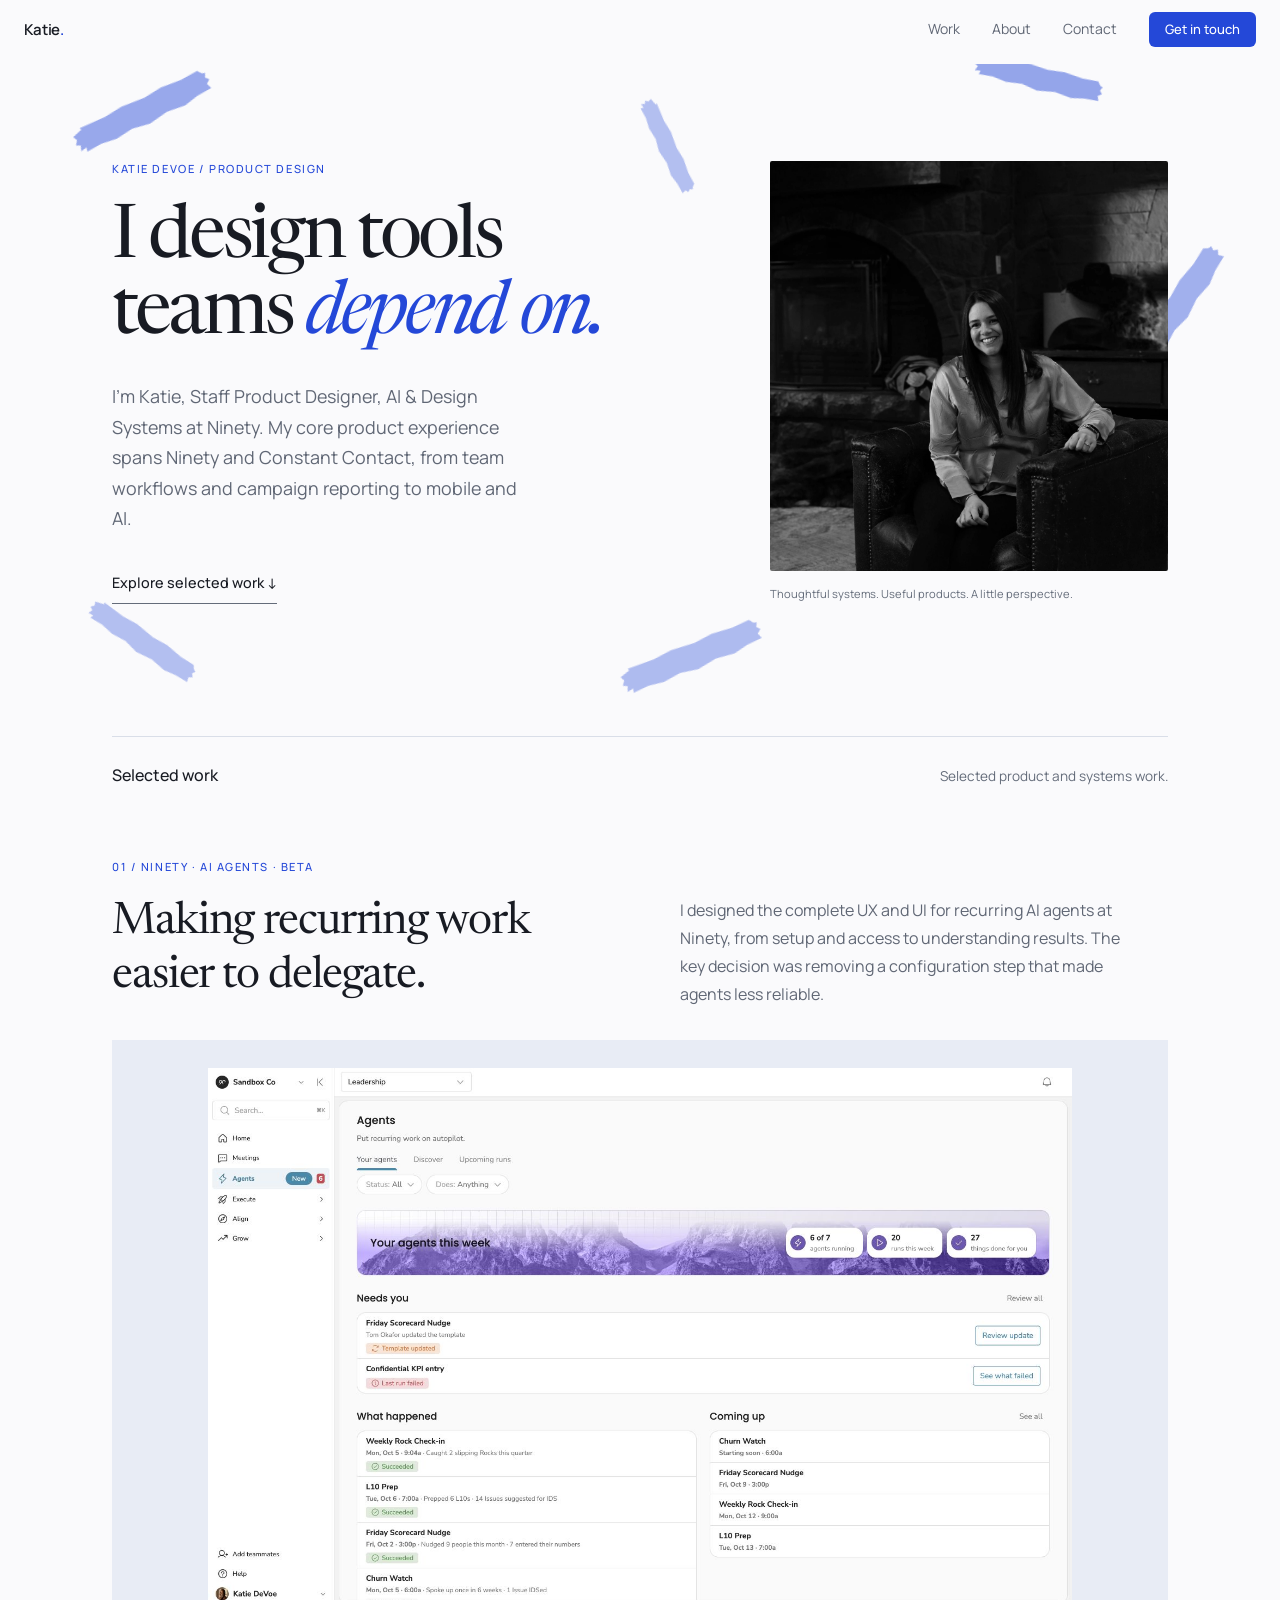
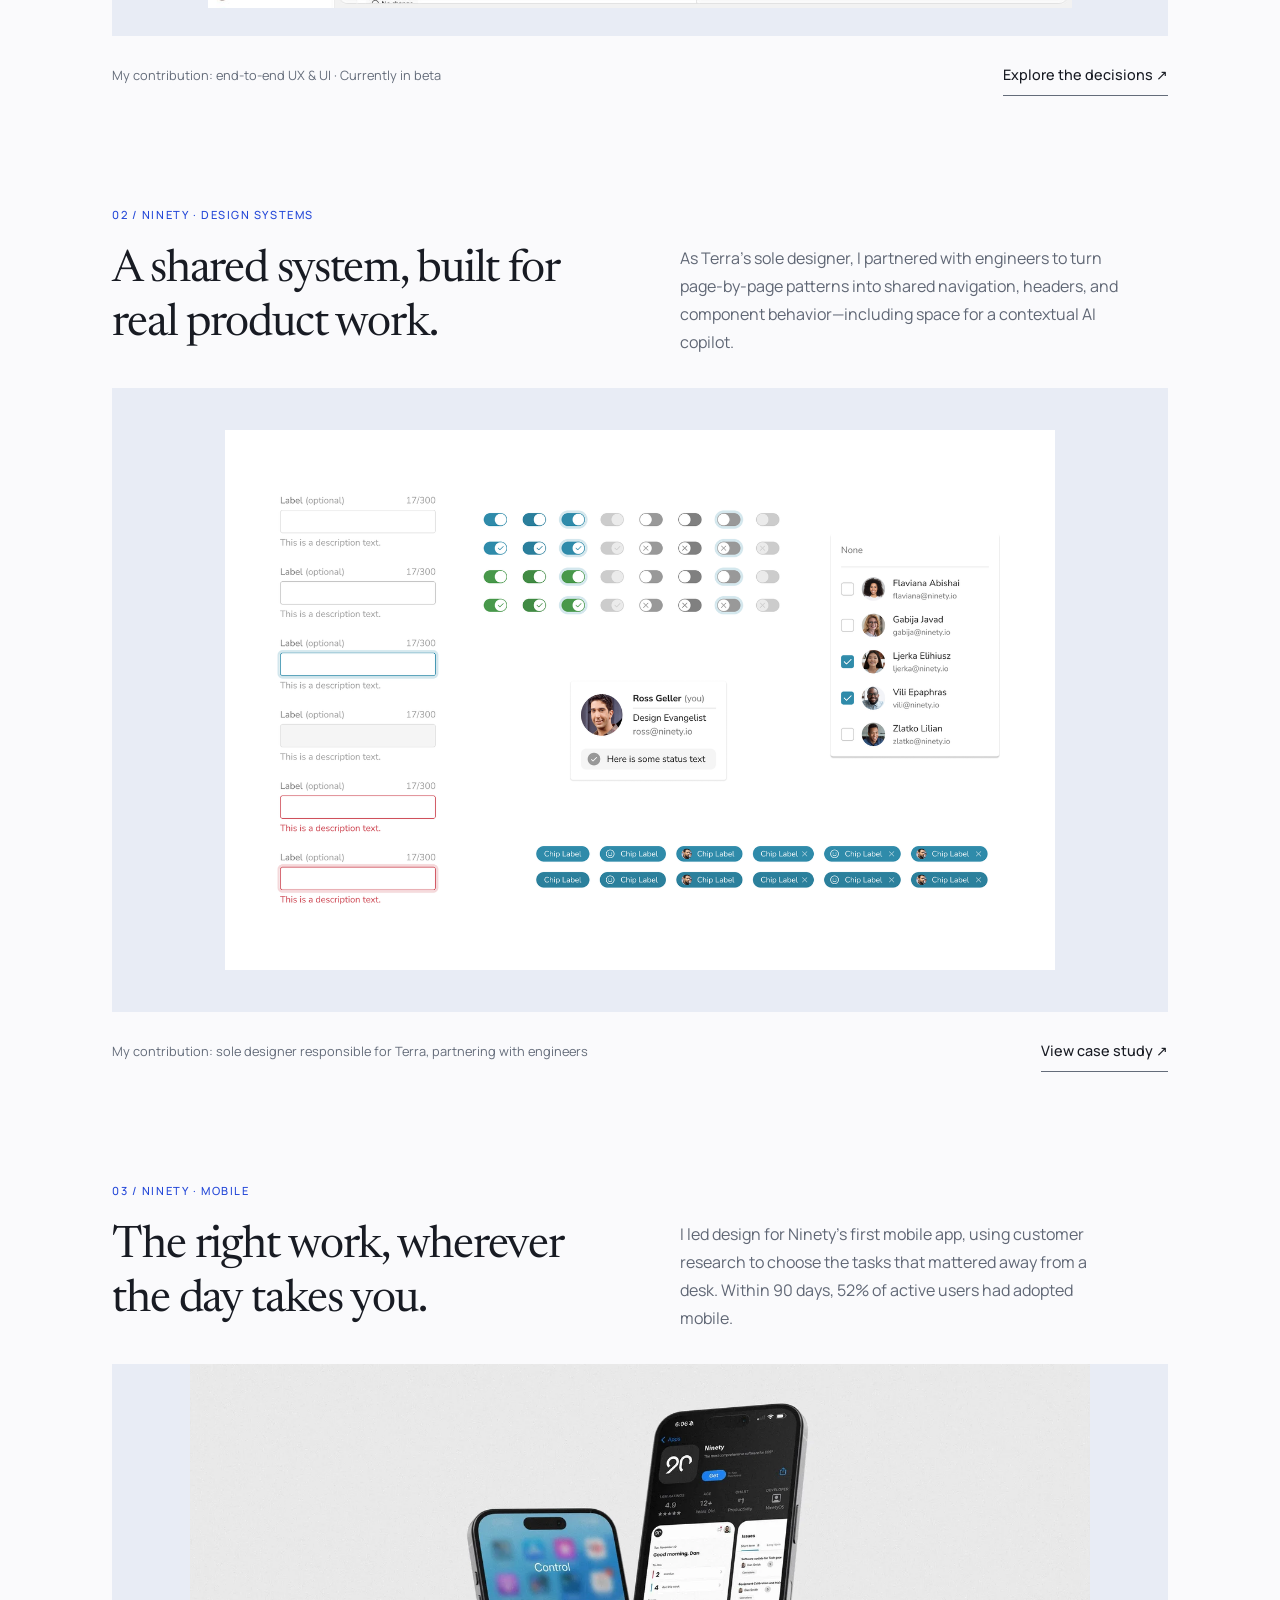
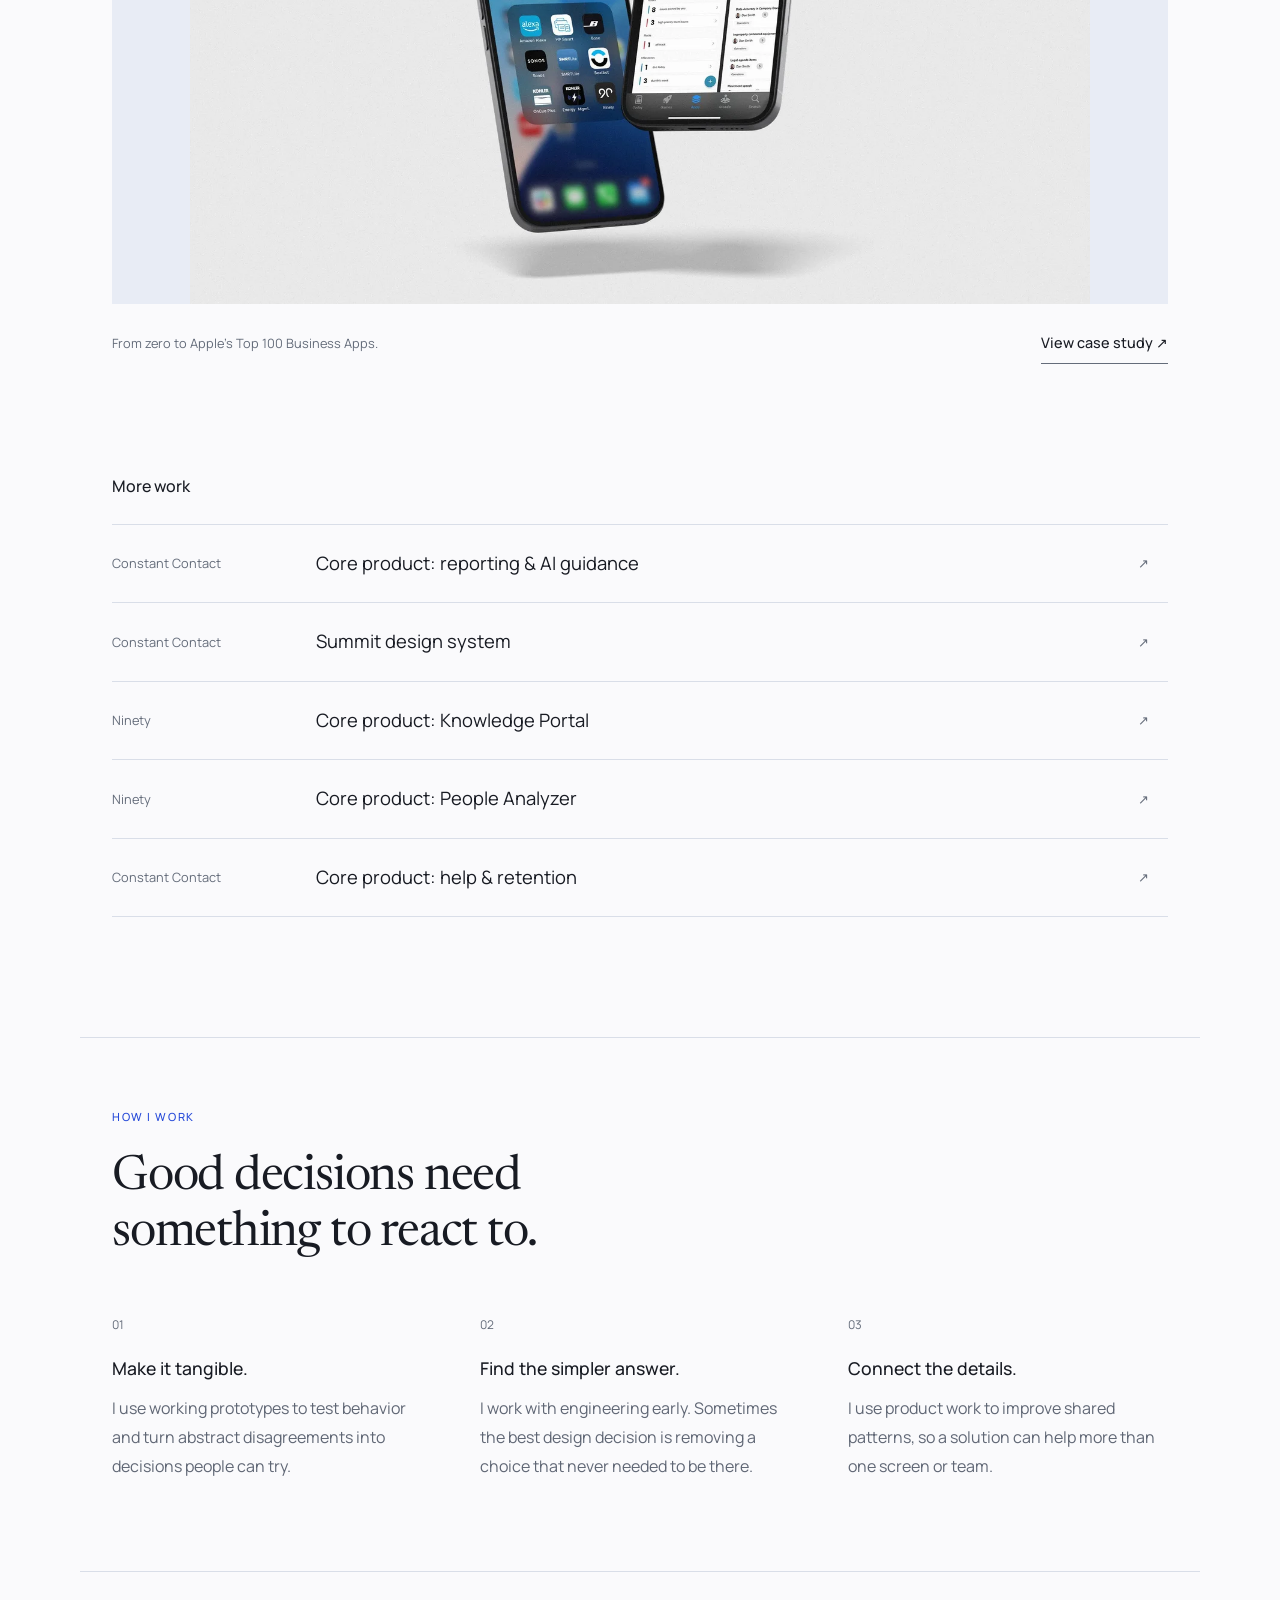
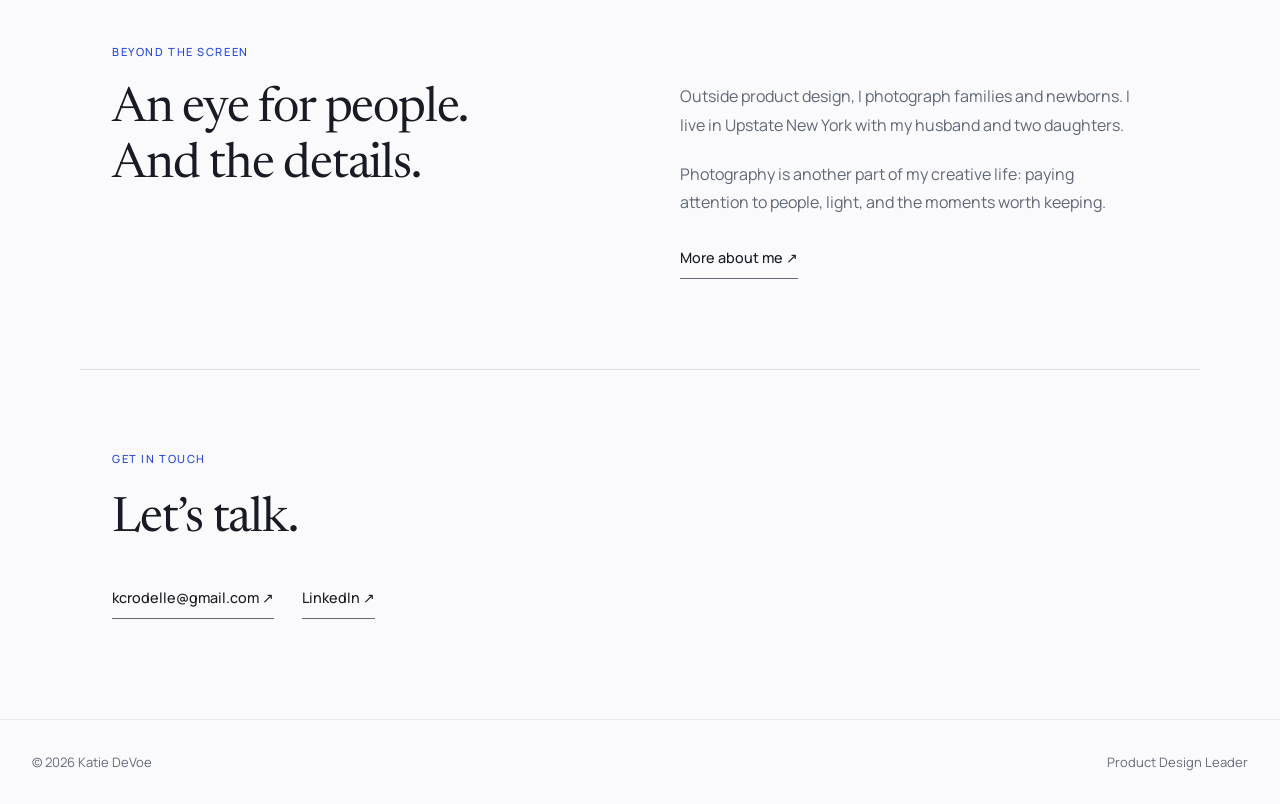
<file: index.html>
<!DOCTYPE html>

<html lang="en">
<head>
<meta charset="utf-8"/>
<meta content="width=device-width, initial-scale=1.0" name="viewport"/>
<meta content="I’m Staff Product Designer, AI &amp; Design Systems with core product experience at Ninety and Constant Contact, spanning complex SaaS workflows, reporting, mobile, AI, and design systems." name="description"/>
<title>Katie DeVoe — Staff Product Designer, AI &amp; Design Systems</title>
<link href="https://fonts.googleapis.com" rel="preconnect"/>
<link crossorigin="" href="https://fonts.gstatic.com" rel="preconnect"/>
<link href="https://fonts.googleapis.com/css2?family=Manrope:wght@400;500;600;700&amp;family=Newsreader:ital,wght@0,400;0,500;0,600;1,400;1,500&amp;display=swap" rel="stylesheet"/>
<link href="css/styles.css" rel="stylesheet"/>
<link href="css/editorial.css?v=11" rel="stylesheet"/>
<link href="/favicon.svg?v=2" rel="icon" type="image/svg+xml"/>
<link href="/favicon.ico?v=2" rel="icon" sizes="32x32" type="image/x-icon"/>
<link href="/apple-touch-icon.png?v=2" rel="apple-touch-icon"/>
</head>
<body class="editorial-home"><site-nav></site-nav><main><header class="editorial-hero container"><div aria-hidden="true" class="hero-strokes"><span class="hero-stroke stroke-1"><svg fill="currentColor" viewbox="0 0 140 30" xmlns="http://www.w3.org/2000/svg"><path d="M2 8 12 5 11 3 37 4 55 2 78 4 96 2 116 4 133 3 136 7 139 8 137 12 140 15 136 18 138 23 123 24 109 27 91 25 72 28 55 25 38 27 23 25 8 26 9 22 3 23 5 18 1 16 4 12Z"></path></svg></span><span class="hero-stroke stroke-2"><svg fill="currentColor" viewbox="0 0 140 30" xmlns="http://www.w3.org/2000/svg"><path d="M2 8 12 5 11 3 37 4 55 2 78 4 96 2 116 4 133 3 136 7 139 8 137 12 140 15 136 18 138 23 123 24 109 27 91 25 72 28 55 25 38 27 23 25 8 26 9 22 3 23 5 18 1 16 4 12Z"></path></svg></span><span class="hero-stroke stroke-3"><svg fill="currentColor" viewbox="0 0 140 30" xmlns="http://www.w3.org/2000/svg"><path d="M2 8 12 5 11 3 37 4 55 2 78 4 96 2 116 4 133 3 136 7 139 8 137 12 140 15 136 18 138 23 123 24 109 27 91 25 72 28 55 25 38 27 23 25 8 26 9 22 3 23 5 18 1 16 4 12Z"></path></svg></span><span class="hero-stroke stroke-4"><svg fill="currentColor" viewbox="0 0 140 30" xmlns="http://www.w3.org/2000/svg"><path d="M2 8 12 5 11 3 37 4 55 2 78 4 96 2 116 4 133 3 136 7 139 8 137 12 140 15 136 18 138 23 123 24 109 27 91 25 72 28 55 25 38 27 23 25 8 26 9 22 3 23 5 18 1 16 4 12Z"></path></svg></span><span class="hero-stroke stroke-5"><svg fill="currentColor" viewbox="0 0 140 30" xmlns="http://www.w3.org/2000/svg"><path d="M2 8 12 5 11 3 37 4 55 2 78 4 96 2 116 4 133 3 136 7 139 8 137 12 140 15 136 18 138 23 123 24 109 27 91 25 72 28 55 25 38 27 23 25 8 26 9 22 3 23 5 18 1 16 4 12Z"></path></svg></span><span class="hero-stroke stroke-6"><svg fill="currentColor" viewbox="0 0 140 30" xmlns="http://www.w3.org/2000/svg"><path d="M2 8 12 5 11 3 37 4 55 2 78 4 96 2 116 4 133 3 136 7 139 8 137 12 140 15 136 18 138 23 123 24 109 27 91 25 72 28 55 25 38 27 23 25 8 26 9 22 3 23 5 18 1 16 4 12Z"></path></svg></span></div><div><p class="eyebrow">Katie DeVoe / Product design</p><h1>I design tools<br/>teams <em>depend on.</em></h1><p class="intro-copy">I’m Katie, Staff Product Designer, AI &amp; Design Systems at Ninety. My core product experience spans Ninety and Constant Contact, from team workflows and campaign reporting to mobile and AI.</p><a class="text-link" href="#work">Explore selected work ↓</a></div><figure class="portrait"><img alt="Katie DeVoe" height="580" src="images/katie-portrait.jpg" width="480"/><figcaption>Thoughtful systems. Useful products. A little perspective.</figcaption></figure></header><section aria-labelledby="selected-title" class="container selected-work" id="work"><div class="section-heading"><h2 id="selected-title">Selected work</h2><p>Selected product and systems work.</p></div><article class="selected-project"><div class="project-heading"><p class="eyebrow">01 / Ninety · AI agents · Beta</p><h3><a href="agents-case-study.html">Making recurring work easier to delegate.</a></h3><p>I designed the complete UX and UI for recurring AI agents at Ninety, from setup and access to understanding results. The key decision was removing a configuration step that made agents less reliable.</p></div><a aria-label="Explore Making recurring work easier to delegate." class="project-image" href="agents-case-study.html"><img alt="Updated Ninety overview with weekly activity, attention, and upcoming runs" loading="lazy" src="images/agents/beta/overview.jpg"/></a><div class="project-caption"><p>My contribution: end-to-end UX &amp; UI · Currently in beta</p><a class="text-link" href="agents-case-study.html">Explore the decisions ↗</a></div></article><article class="selected-project"><div class="project-heading"><p class="eyebrow">02 / Ninety · Design systems</p><h3><a href="terra-design-system.html">A shared system, built for real product work.</a></h3><p>As Terra’s sole designer, I partnered with engineers to turn page-by-page patterns into shared navigation, headers, and component behavior—including space for a contextual AI copilot.</p></div><a aria-label="Explore A shared system, built for real product work." class="project-image" href="terra-design-system.html"><img alt="Terra form fields, switches, chips, and component states" loading="lazy" src="images/terra/examples.png"/></a><div class="project-caption"><p>My contribution: sole designer responsible for Terra, partnering with engineers</p><a class="text-link" href="terra-design-system.html">View case study ↗</a></div></article><article class="selected-project"><div class="project-heading"><p class="eyebrow">03 / Ninety · Mobile</p><h3><a href="ninety-mobile.html">The right work, wherever the day takes you.</a></h3><p>I led design for Ninety’s first mobile app, using customer research to choose the tasks that mattered away from a desk. Within 90 days, 52% of active users had adopted mobile.</p></div><a aria-label="Explore The right work, wherever the day takes you." class="project-image" href="ninety-mobile.html"><img alt="Ninety mobile app displayed on two phones" loading="lazy" src="images/ninety-mobile/hero.jpg"/></a><div class="project-caption"><p>From zero to Apple’s Top 100 Business Apps.</p><a class="text-link" href="ninety-mobile.html">View case study ↗</a></div></article></section><section aria-labelledby="more-title" class="container more-work"><h2 id="more-title">More work</h2><div><a href="ai-assistant-case-study.html"><span>Constant Contact</span><h3>Core product: reporting &amp; AI guidance</h3><span aria-hidden="true">↗</span></a><a href="summit-design-system.html"><span>Constant Contact</span><h3>Summit design system</h3><span aria-hidden="true">↗</span></a><a href="knowledge-portal.html"><span>Ninety</span><h3>Core product: Knowledge Portal</h3><span aria-hidden="true">↗</span></a><a href="people-analyzer.html"><span>Ninety</span><h3>Core product: People Analyzer</h3><span aria-hidden="true">↗</span></a><a href="help-panel-case-study.html"><span>Constant Contact</span><h3>Core product: help &amp; retention</h3><span aria-hidden="true">↗</span></a></div></section><section class="container working-section" id="how-i-work"><p class="eyebrow">How I work</p><h2>Good decisions need<br/>something to react to.</h2><div class="working-columns"><article><span>01</span><h3>Make it tangible.</h3><p>I use working prototypes to test behavior and turn abstract disagreements into decisions people can try.</p></article><article><span>02</span><h3>Find the simpler answer.</h3><p>I work with engineering early. Sometimes the best design decision is removing a choice that never needed to be there.</p></article><article><span>03</span><h3>Connect the details.</h3><p>I use product work to improve shared patterns, so a solution can help more than one screen or team.</p></article></div></section><span id="experience"></span><section class="container personal-section" id="about"><p class="eyebrow">Beyond the screen</p><h2>An eye for people.<br/>And the details.</h2><div><p>Outside product design, I photograph families and newborns. I live in Upstate New York with my husband and two daughters.</p><p>Photography is another part of my creative life: paying attention to people, light, and the moments worth keeping.</p><a class="text-link" href="about.html">More about me ↗</a></div></section><section class="container editorial-contact" id="contact"><p class="eyebrow">Get in touch</p><h2>Let’s talk.</h2><a class="text-link" href="mailto:kcrodelle@gmail.com">kcrodelle@gmail.com ↗</a><a class="text-link" href="https://www.linkedin.com/in/katie-devoe-uxc-971430b2/" rel="noopener noreferrer" target="_blank">LinkedIn ↗</a></section></main><site-footer></site-footer><script src="js/site.js?v=12"></script><script src="js/main.js"></script></body></html>
</file>
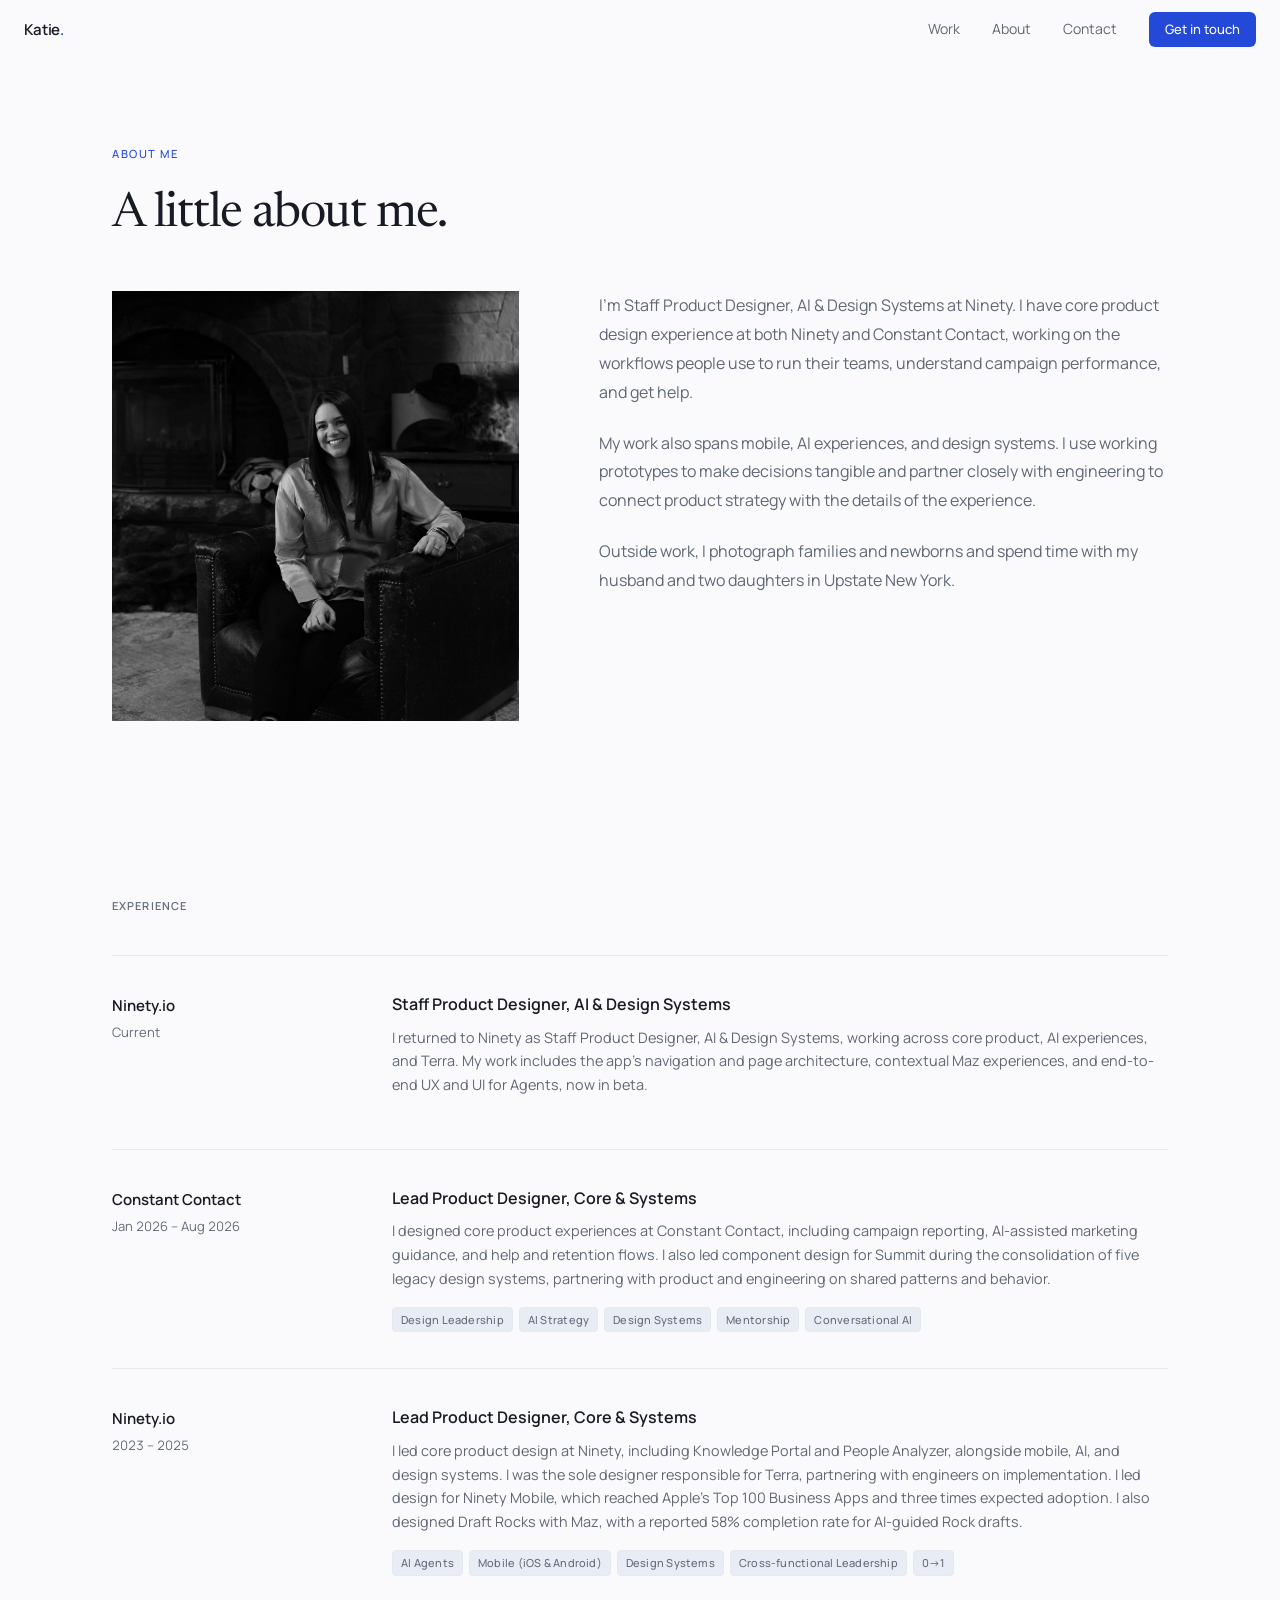
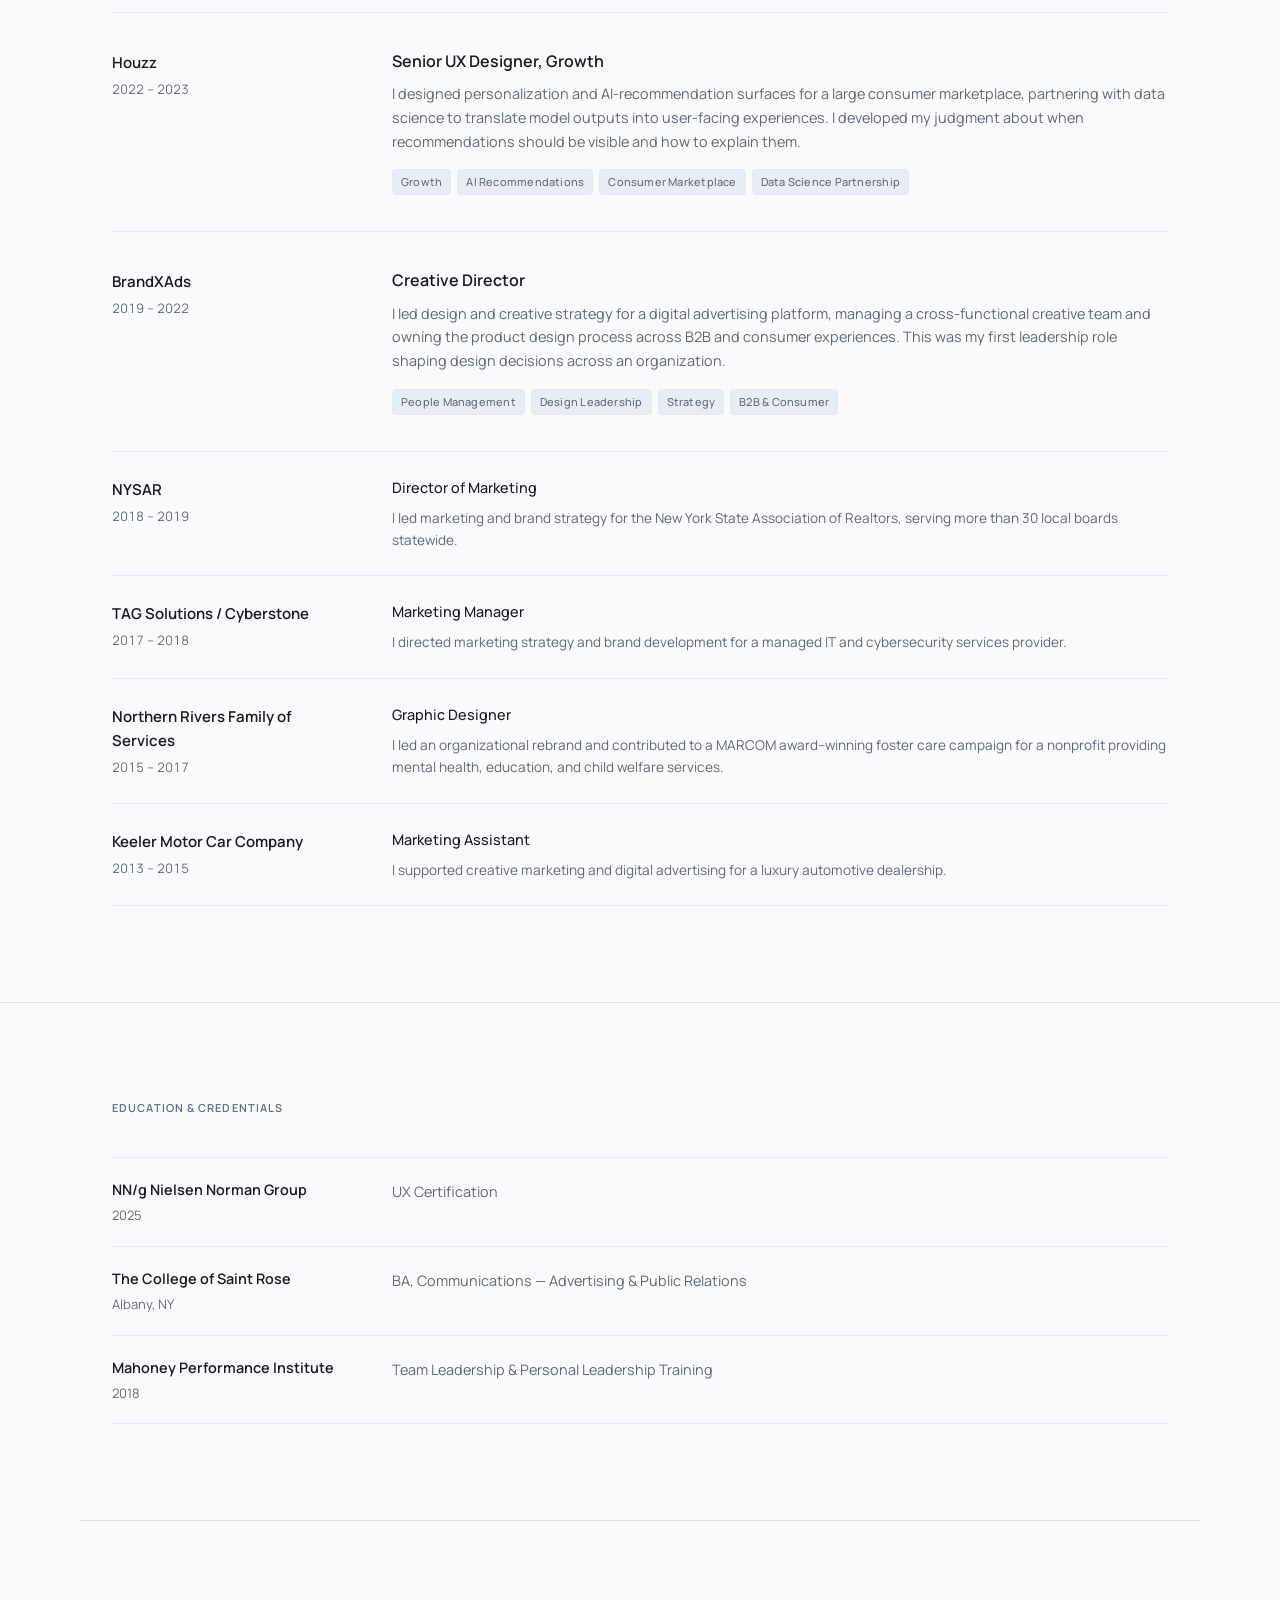
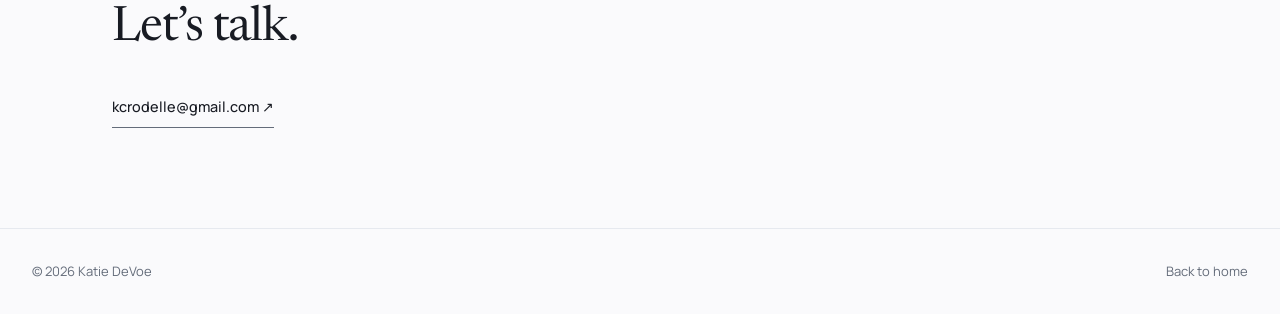
<file: about.html>
<!DOCTYPE html>

<html lang="en">
<head>
<meta charset="utf-8"/>
<meta content="width=device-width, initial-scale=1.0" name="viewport"/>
<meta content="I’m Staff Product Designer, AI &amp; Design Systems at Ninety with core product experience at both Ninety and Constant Contact. My work spans SaaS workflows, reporting, mobile, AI, and design systems." name="description"/>
<title>About me — Katie DeVoe</title>
<link href="https://fonts.googleapis.com" rel="preconnect"/>
<link crossorigin="" href="https://fonts.gstatic.com" rel="preconnect"/>
<link href="https://fonts.googleapis.com/css2?family=Manrope:wght@400;500;600;700&amp;family=Newsreader:ital,wght@0,400;0,500;0,600;1,400;1,500&amp;display=swap" rel="stylesheet"/>
<link href="css/styles.css" rel="stylesheet"/>
<link href="css/editorial.css?v=11" rel="stylesheet"/>
<link href="/favicon.svg?v=2" rel="icon" type="image/svg+xml"/>
<link href="/favicon.ico?v=2" rel="icon" sizes="32x32" type="image/x-icon"/>
<link href="/apple-touch-icon.png?v=2" rel="apple-touch-icon"/>
</head>
<body><site-nav progress=""></site-nav><main><header class="editorial-about container"><p class="eyebrow">About me</p><h1>A little about me.</h1><div class="about-intro"><img alt="Katie DeVoe" height="580" src="images/katie-portrait.jpg" width="480"/><div><p>I’m Staff Product Designer, AI &amp; Design Systems at Ninety. I have core product design experience at both Ninety and Constant Contact, working on the workflows people use to run their teams, understand campaign performance, and get help.</p><p>My work also spans mobile, AI experiences, and design systems. I use working prototypes to make decisions tangible and partner closely with engineering to connect product strategy with the details of the experience.</p><p>Outside work, I photograph families and newborns and spend time with my husband and two daughters in Upstate New York.</p></div></div></header> <!-- EXPERIENCE -->
<section aria-labelledby="experience-heading" class="section" id="experience">
<div class="container">
<p class="section-label" id="experience-heading">Experience</p>
<div class="experience-list"><div class="experience-item"><div class="exp-left"><div class="exp-company">Ninety.io</div><div class="exp-tenure">Current</div></div><div class="exp-right"><div class="exp-role">Staff Product Designer, AI &amp; Design Systems</div><p class="exp-desc">I returned to Ninety as Staff Product Designer, AI &amp; Design Systems, working across core product, AI experiences, and Terra. My work includes the app’s navigation and page architecture, contextual Maz experiences, and end-to-end UX and UI for Agents, now in beta.</p></div></div>
<div class="experience-item fade-up">
<div class="exp-left">
<div class="exp-company">Constant Contact</div>
<div class="exp-tenure">Jan 2026 – Aug 2026</div>
</div>
<div class="exp-right">
<div class="exp-role">Lead Product Designer, Core &amp; Systems</div>
<p class="exp-desc">I designed core product experiences at Constant Contact, including campaign reporting, AI-assisted marketing guidance, and help and retention flows. I also led component design for Summit during the consolidation of five legacy design systems, partnering with product and engineering on shared patterns and behavior.</p>
<div class="exp-tags">
<span class="exp-tag">Design Leadership</span>
<span class="exp-tag">AI Strategy</span>
<span class="exp-tag">Design Systems</span>
<span class="exp-tag">Mentorship</span>
<span class="exp-tag">Conversational AI</span>
</div>
</div>
</div>
<div class="experience-item fade-up">
<div class="exp-left">
<div class="exp-company">Ninety.io</div>
<div class="exp-tenure">2023 – 2025</div>
</div>
<div class="exp-right">
<div class="exp-role">Lead Product Designer, Core &amp; Systems</div>
<p class="exp-desc">I led core product design at Ninety, including Knowledge Portal and People Analyzer, alongside mobile, AI, and design systems. I was the sole designer responsible for Terra, partnering with engineers on implementation. I led design for Ninety Mobile, which reached Apple’s Top 100 Business Apps and three times expected adoption. I also designed Draft Rocks with Maz, with a reported 58% completion rate for AI-guided Rock drafts.</p>
<div class="exp-tags">
<span class="exp-tag">AI Agents</span>
<span class="exp-tag">Mobile (iOS &amp; Android)</span>
<span class="exp-tag">Design Systems</span>
<span class="exp-tag">Cross-functional Leadership</span>
<span class="exp-tag">0→1</span>
</div>
</div>
</div>
<div class="experience-item fade-up">
<div class="exp-left">
<div class="exp-company">Houzz</div>
<div class="exp-tenure">2022 – 2023</div>
</div>
<div class="exp-right">
<div class="exp-role">Senior UX Designer, Growth</div>
<p class="exp-desc">I designed personalization and AI-recommendation surfaces for a large consumer marketplace, partnering with data science to translate model outputs into user-facing experiences. I developed my judgment about when recommendations should be visible and how to explain them.</p>
<div class="exp-tags">
<span class="exp-tag">Growth</span>
<span class="exp-tag">AI Recommendations</span>
<span class="exp-tag">Consumer Marketplace</span>
<span class="exp-tag">Data Science Partnership</span>
</div>
</div>
</div>
<div class="experience-item fade-up">
<div class="exp-left">
<div class="exp-company">BrandXAds</div>
<div class="exp-tenure">2019 – 2022</div>
</div>
<div class="exp-right">
<div class="exp-role">Creative Director</div>
<p class="exp-desc">I led design and creative strategy for a digital advertising platform, managing a cross-functional creative team and owning the product design process across B2B and consumer experiences. This was my first leadership role shaping design decisions across an organization.</p>
<div class="exp-tags">
<span class="exp-tag">People Management</span>
<span class="exp-tag">Design Leadership</span>
<span class="exp-tag">Strategy</span>
<span class="exp-tag">B2B &amp; Consumer</span>
</div>
</div>
</div>
<div class="experience-item exp-early fade-up">
<div class="exp-left">
<div class="exp-company">NYSAR</div>
<div class="exp-tenure">2018 – 2019</div>
</div>
<div class="exp-right">
<div class="exp-role">Director of Marketing</div>
<p class="exp-desc">I led marketing and brand strategy for the New York State Association of Realtors, serving more than 30 local boards statewide.</p>
</div>
</div>
<div class="experience-item exp-early fade-up">
<div class="exp-left">
<div class="exp-company">TAG Solutions / Cyberstone</div>
<div class="exp-tenure">2017 – 2018</div>
</div>
<div class="exp-right">
<div class="exp-role">Marketing Manager</div>
<p class="exp-desc">I directed marketing strategy and brand development for a managed IT and cybersecurity services provider.</p>
</div>
</div>
<div class="experience-item exp-early fade-up">
<div class="exp-left">
<div class="exp-company">Northern Rivers Family of Services</div>
<div class="exp-tenure">2015 – 2017</div>
</div>
<div class="exp-right">
<div class="exp-role">Graphic Designer</div>
<p class="exp-desc">I led an organizational rebrand and contributed to a MARCOM award–winning foster care campaign for a nonprofit providing mental health, education, and child welfare services.</p>
</div>
</div>
<div class="experience-item exp-early fade-up">
<div class="exp-left">
<div class="exp-company">Keeler Motor Car Company</div>
<div class="exp-tenure">2013 – 2015</div>
</div>
<div class="exp-right">
<div class="exp-role">Marketing Assistant</div>
<p class="exp-desc">I supported creative marketing and digital advertising for a luxury automotive dealership.</p>
</div>
</div>
</div>
</div>
</section>
<hr class="divider"/>
<!-- EDUCATION & CREDENTIALS -->
<section aria-labelledby="education-heading" class="section" id="education">
<div class="container">
<p class="section-label" id="education-heading">Education &amp; Credentials</p>
<div class="credentials-list">
<div class="credential-item fade-up">
<div class="credential-left">
<div class="credential-org">NN/g Nielsen Norman Group</div>
<div class="credential-year">2025</div>
</div>
<div class="credential-right">
<div class="credential-title">UX Certification</div>
</div>
</div>
<div class="credential-item fade-up">
<div class="credential-left">
<div class="credential-org">The College of Saint Rose</div>
<div class="credential-year">Albany, NY</div>
</div>
<div class="credential-right">
<div class="credential-title">BA, Communications — Advertising &amp; Public Relations</div>
</div>
</div>
<div class="credential-item fade-up">
<div class="credential-left">
<div class="credential-org">Mahoney Performance Institute</div>
<div class="credential-year">2018</div>
</div>
<div class="credential-right">
<div class="credential-title">Team Leadership &amp; Personal Leadership Training</div>
</div>
</div>
</div>
</div>
</section>
<section class="container editorial-contact" id="contact"><h2>Let’s talk.</h2><a class="text-link" href="mailto:kcrodelle@gmail.com">kcrodelle@gmail.com ↗</a></section></main><site-footer back=""></site-footer><script src="js/site.js?v=12"></script><script src="js/main.js"></script></body></html>
</file>
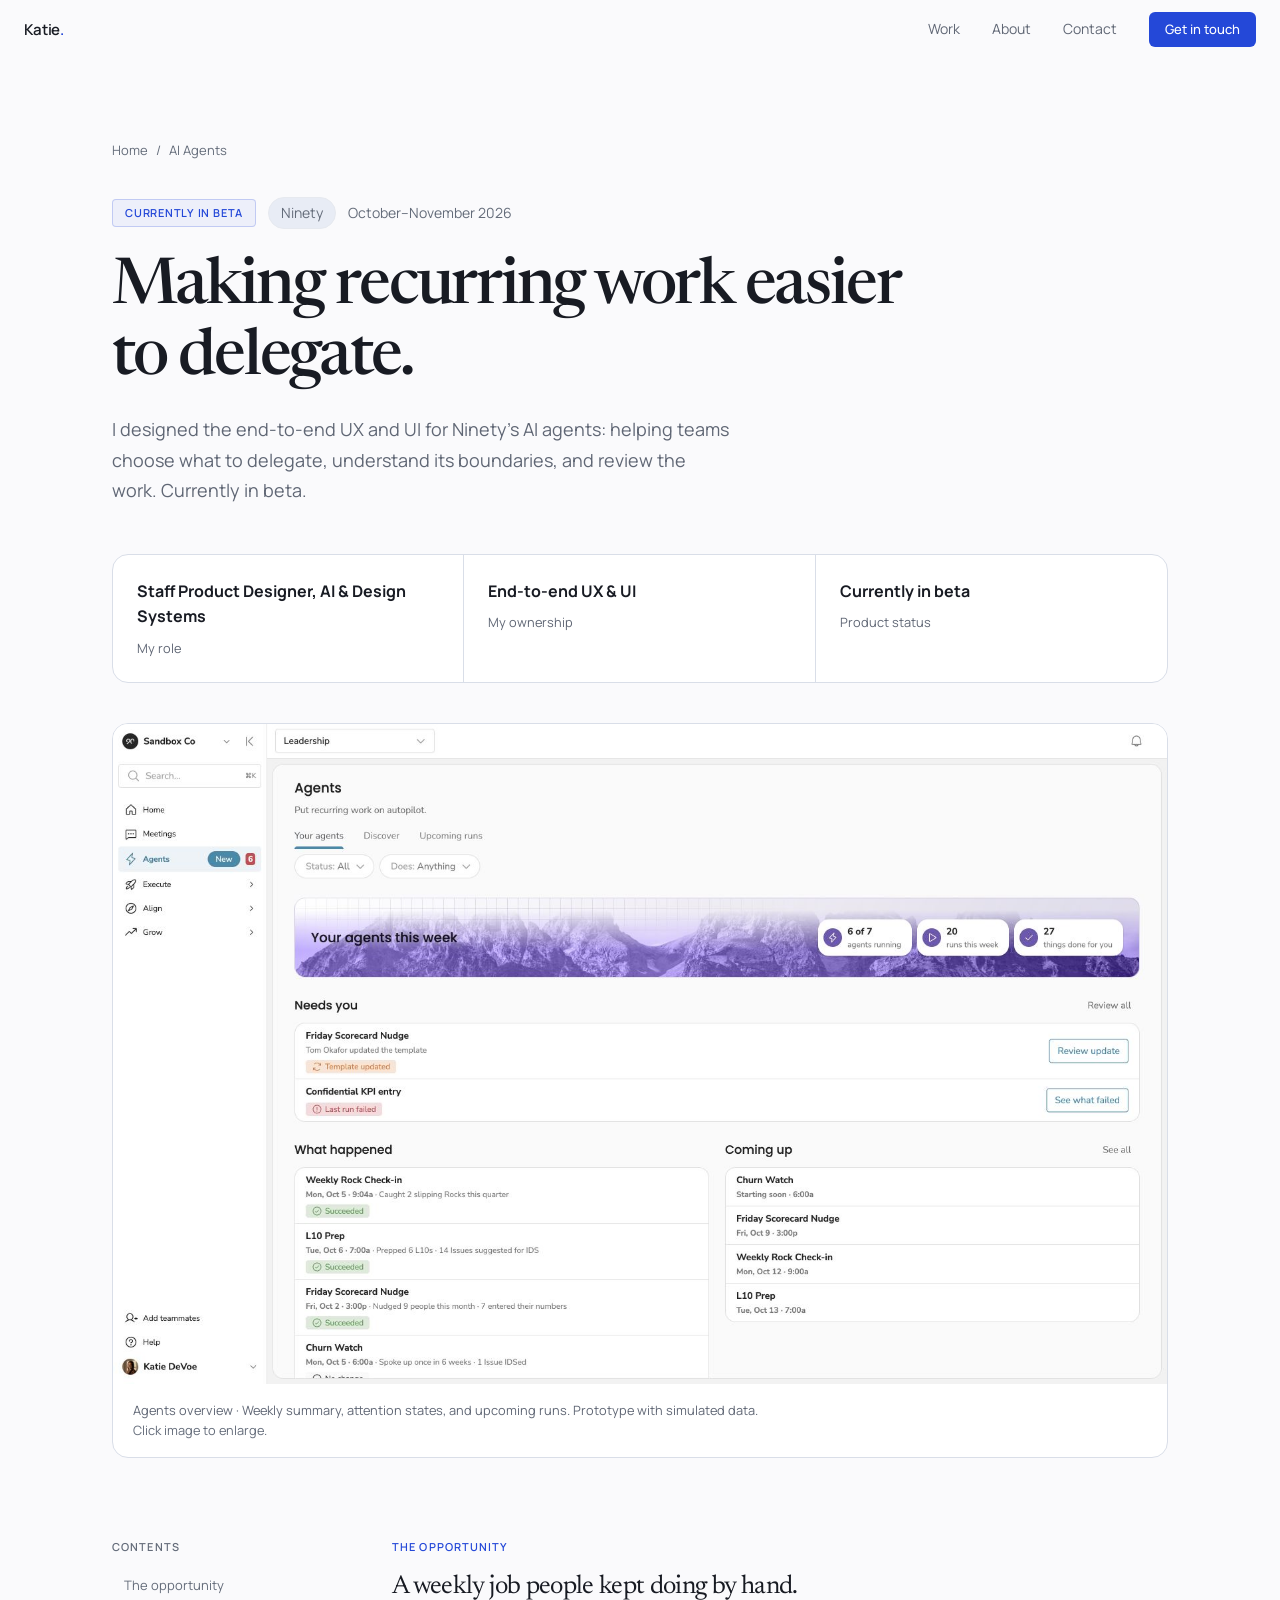
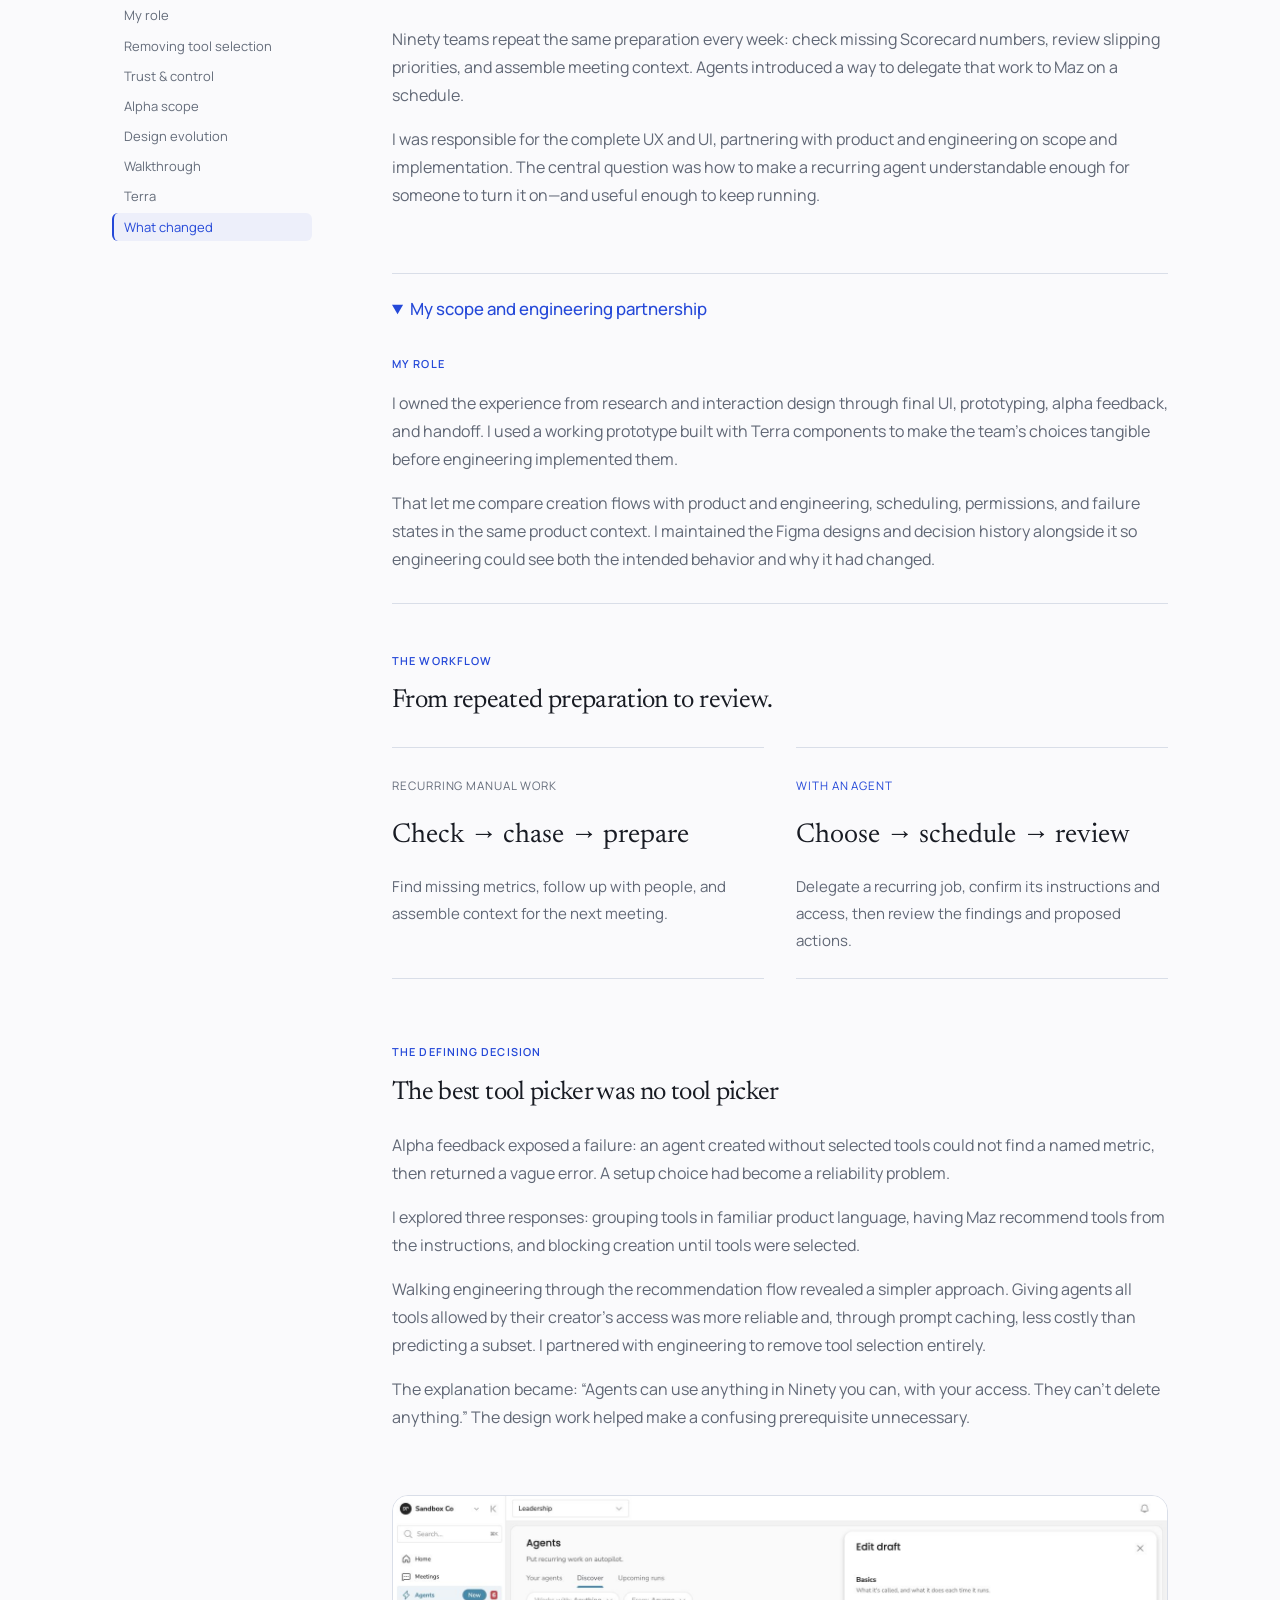
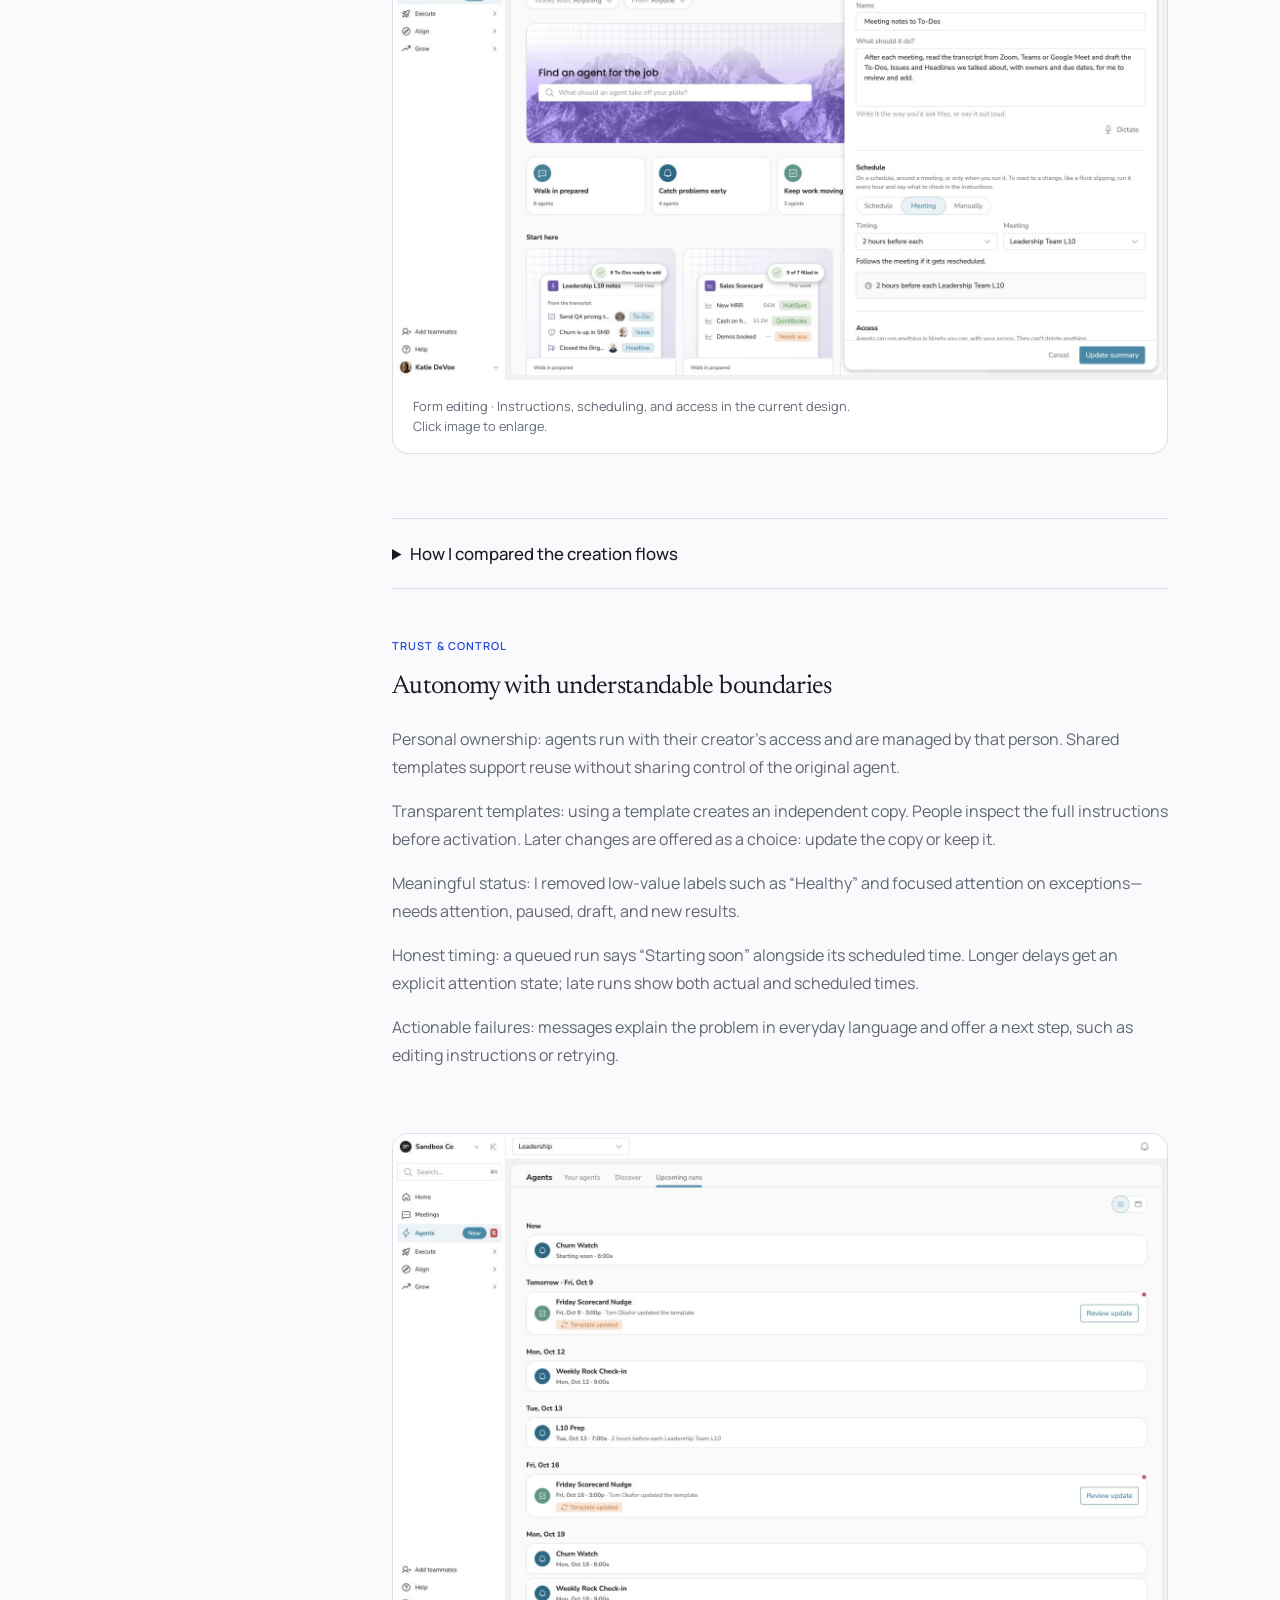
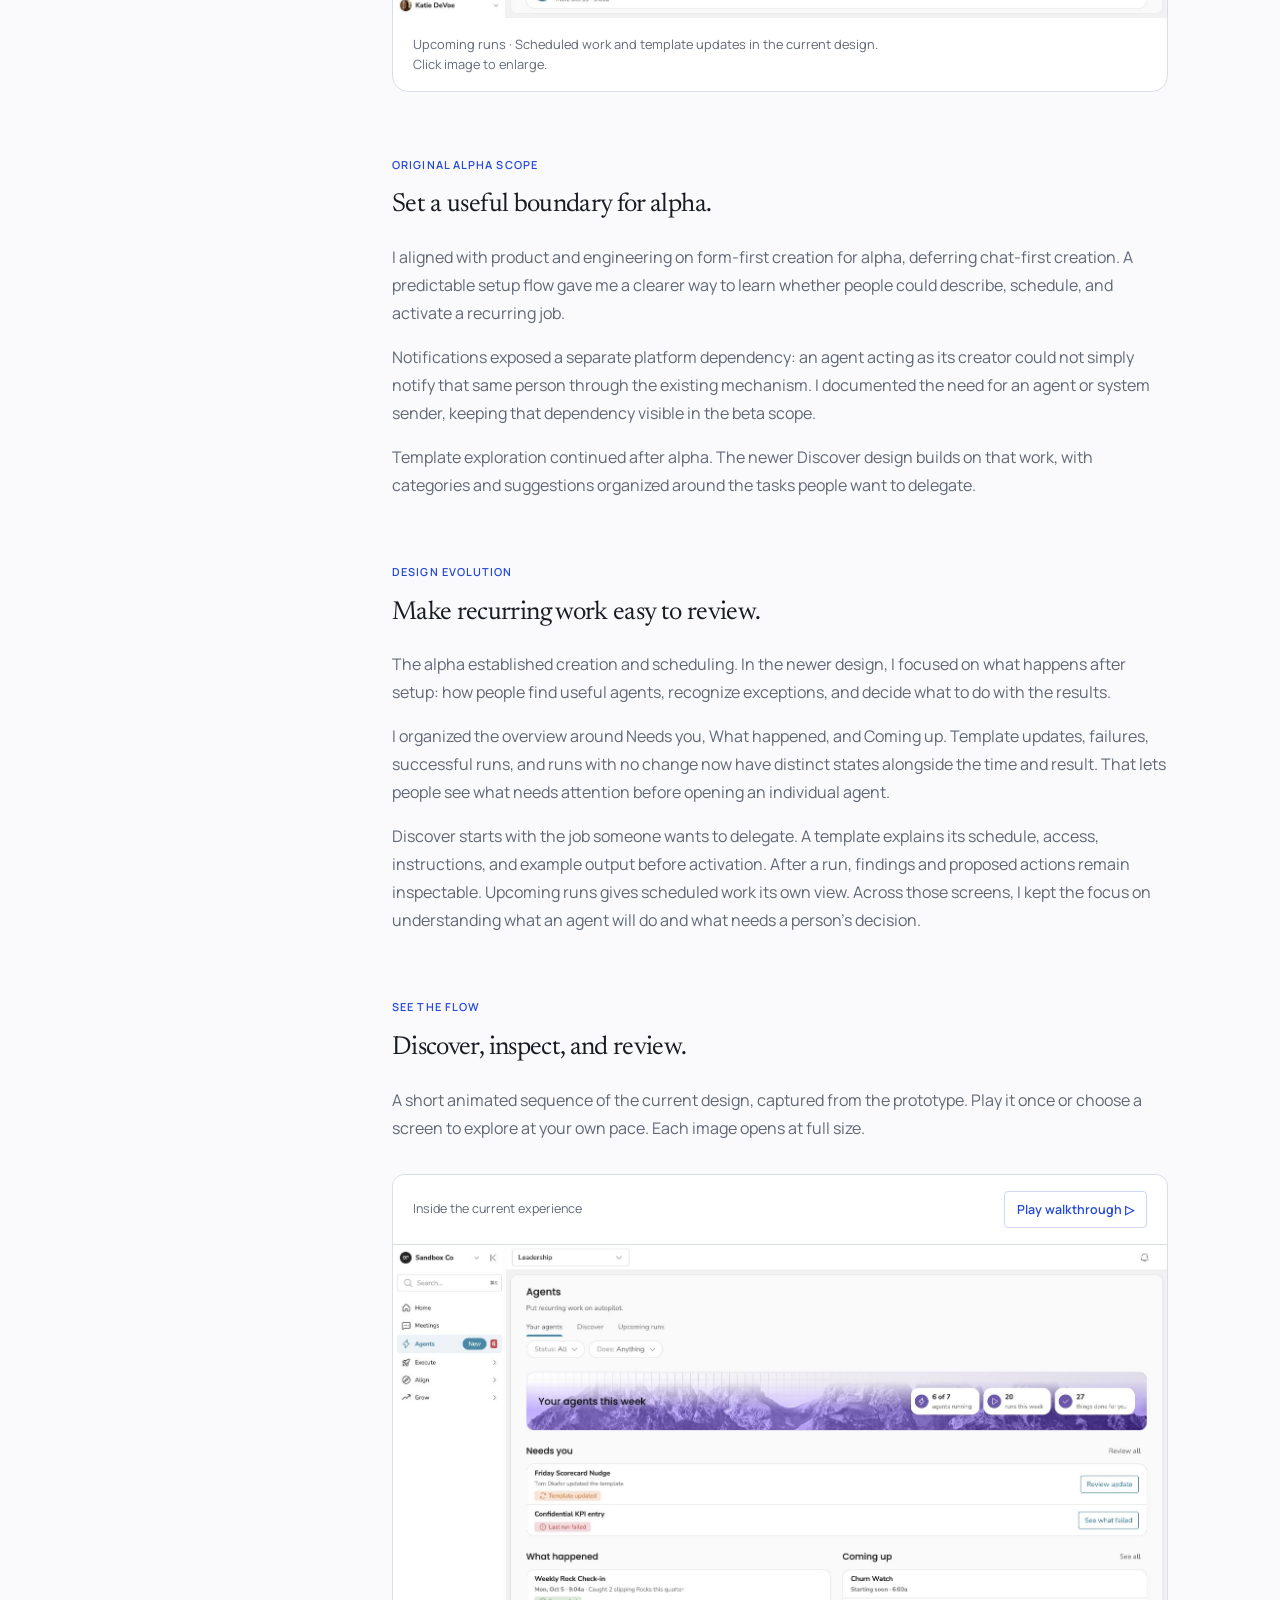
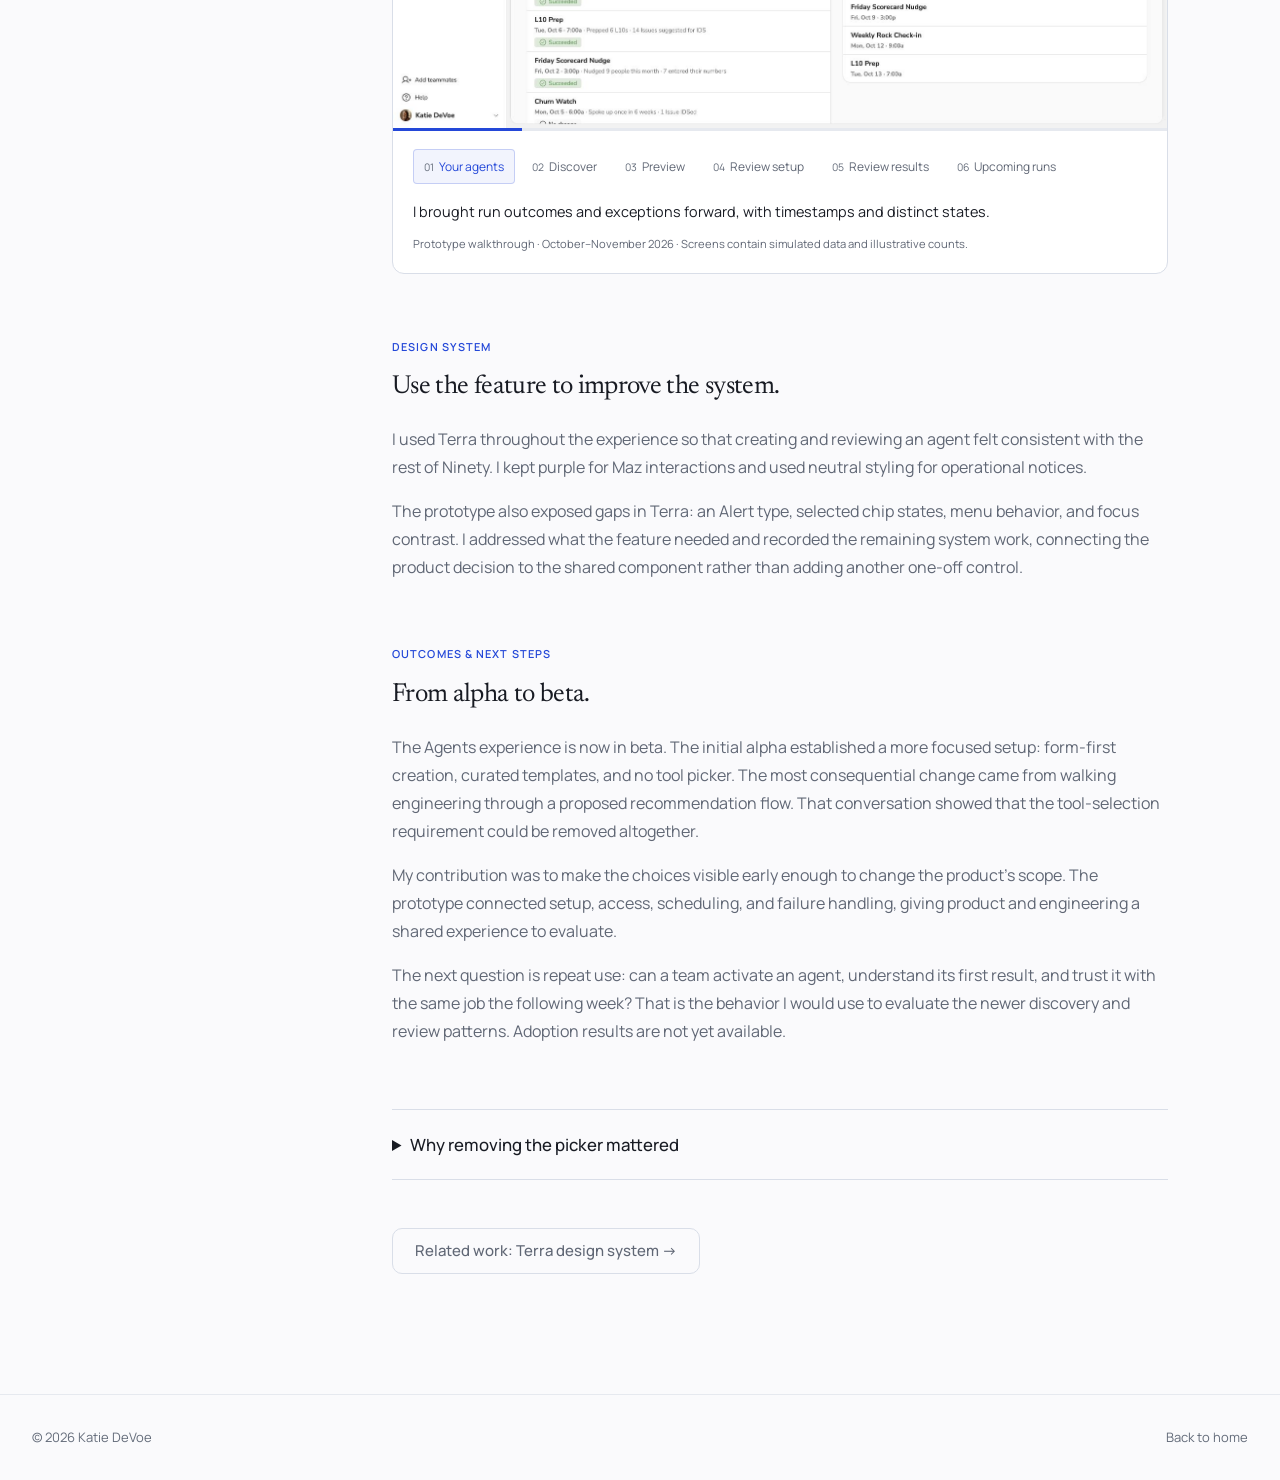
<file: agents-case-study.html>
<!DOCTYPE html>

<html lang="en"><head><meta charset="utf-8"/><meta content="width=device-width,initial-scale=1" name="viewport"/><meta content="I designed Ninety’s AI Agents end to end, partnering with product and engineering to simplify setup and establish a recurring delegation experience. Currently in beta." name="description"/><title>Making recurring work easier to delegate. — Katie DeVoe</title><link href="css/styles.css" rel="stylesheet"/><link href="css/agents-case-study.css" rel="stylesheet"/><link href="css/editorial.css?v=11" rel="stylesheet"/><link href="/favicon.svg?v=2" rel="icon" type="image/svg+xml"/>
<link href="/favicon.ico?v=2" rel="icon" sizes="32x32" type="image/x-icon"/>
<link href="/apple-touch-icon.png?v=2" rel="apple-touch-icon"/>
<link href="https://fonts.googleapis.com/css2?family=Manrope:wght@400;500;600;700&amp;family=Newsreader:ital,wght@0,400;0,500;0,600;1,400;1,500&amp;display=swap" rel="stylesheet"/><link href="css/agents-walkthrough.css" rel="stylesheet"/></head><body><site-nav progress=""></site-nav><header class="cs-hero"><div class="container"><nav aria-label="Breadcrumb" class="cs-breadcrumb"><a href="index.html">Home</a><span aria-hidden="true"> / </span><span>AI Agents</span></nav><div class="cs-meta"><span class="cs-badge">Currently in beta</span><span class="cs-company">Ninety</span><span class="cs-year">October–November 2026</span></div><h1 class="cs-title">Making recurring work easier to delegate.</h1><p class="cs-subtitle">I designed the end-to-end UX and UI for Ninety’s AI agents: helping teams choose what to delegate, understand its boundaries, and review the work. Currently in beta.</p><div class="agent-facts"><div><strong>Staff Product Designer, AI &amp; Design Systems</strong><span>My role</span></div><div><strong>End-to-end UX &amp; UI</strong><span>My ownership</span></div><div><strong>Currently in beta</strong><span>Product status</span></div></div><figure class="agent-capture agent-capture-hero"><a aria-label="Enlarge screenshot: Ninety Agents overview showing recurring agents, attention states, and schedules" href="images/agents/beta/overview.jpg" rel="noopener" target="_blank"><img alt="Ninety Agents overview showing recurring agents, attention states, and schedules" height="992" loading="eager" src="images/agents/beta/overview.jpg" width="1586"/></a><figcaption>Agents overview · Weekly summary, attention states, and upcoming runs. Prototype with simulated data. <span>Click image to enlarge.</span></figcaption></figure></div></header><main class="cs-body"><div class="container"><div class="cs-layout"><aside aria-label="Table of contents" class="cs-toc"><p class="cs-toc-title">Contents</p><nav class="cs-toc-list"><a href="#overview">The opportunity</a><a href="#role">My role</a><a href="#simplification">Removing tool selection</a><a href="#trust">Trust &amp; control</a><a href="#scope">Alpha scope</a><a href="#latest">Design evolution</a><a href="#walkthrough">Walkthrough</a><a href="#system">Terra</a><a href="#outcomes">What changed</a></nav></aside><div class="cs-content"><section aria-labelledby="overview-title" class="cs-section" id="overview"><p class="cs-section-label">The opportunity</p><h2 class="cs-section-title" id="overview-title">A weekly job people kept doing by hand.</h2><p class="cs-body-text">Ninety teams repeat the same preparation every week: check missing Scorecard numbers, review slipping priorities, and assemble meeting context. Agents introduced a way to delegate that work to Maz on a schedule.</p><p class="cs-body-text">I was responsible for the complete UX and UI, partnering with product and engineering on scope and implementation. The central question was how to make a recurring agent understandable enough for someone to turn it on—and useful enough to keep running.</p></section><details class="case-notes" open=""><summary>My scope and engineering partnership</summary><section aria-label="Staff Product Designer, AI &amp; Design Systems. End-to-end UX and UI." class="cs-section" id="role"><p class="cs-section-label">My role</p><p class="cs-body-text">I owned the experience from research and interaction design through final UI, prototyping, alpha feedback, and handoff. I used a working prototype built with Terra components to make the team’s choices tangible before engineering implemented them.</p><p class="cs-body-text">That let me compare creation flows with product and engineering, scheduling, permissions, and failure states in the same product context. I maintained the Figma designs and decision history alongside it so engineering could see both the intended behavior and why it had changed.</p></section></details><section class="cs-section" id="workflow"><p class="cs-section-label">The workflow</p><h2 class="cs-section-title">From repeated preparation to review.</h2><div class="workflow-comparison"><article><span>Recurring manual work</span><h3>Check → chase → prepare</h3><p>Find missing metrics, follow up with people, and assemble context for the next meeting.</p></article><article><span>With an agent</span><h3>Choose → schedule → review</h3><p>Delegate a recurring job, confirm its instructions and access, then review the findings and proposed actions.</p></article></div></section><section aria-labelledby="simplification-title" class="cs-section" id="simplification"><p class="cs-section-label">The defining decision</p><h2 class="cs-section-title" id="simplification-title">The best tool picker was no tool picker</h2><p class="cs-body-text">Alpha feedback exposed a failure: an agent created without selected tools could not find a named metric, then returned a vague error. A setup choice had become a reliability problem.</p><p class="cs-body-text">I explored three responses: grouping tools in familiar product language, having Maz recommend tools from the instructions, and blocking creation until tools were selected.</p><p class="cs-body-text">Walking engineering through the recommendation flow revealed a simpler approach. Giving agents all tools allowed by their creator’s access was more reliable and, through prompt caching, less costly than predicting a subset. I partnered with engineering to remove tool selection entirely.</p><p class="cs-body-text">The explanation became: “Agents can use anything in Ninety you can, with your access. They can’t delete anything.” The design work helped make a confusing prerequisite unnecessary.</p></section><figure class="agent-capture"><a aria-label="Enlarge screenshot: Agent draft form with instructions, meeting-relative scheduling, and access explained in everyday language" href="images/agents/beta/form.jpg" rel="noopener" target="_blank"><img alt="Agent draft form with instructions, meeting-relative scheduling, and access explained in everyday language" height="992" loading="lazy" src="images/agents/beta/form.jpg" width="1586"/></a><figcaption>Form editing · Instructions, scheduling, and access in the current design. <span>Click image to enlarge.</span></figcaption></figure><details class="case-notes"><summary>How I compared the creation flows</summary><section aria-label="Make the tradeoffs something people can try" class="cs-section" id="process"><p class="cs-section-label">Research &amp; process</p><p class="cs-body-text">Competitive research helped me identify recurring patterns for scheduling, approvals, templates, and agent details. I used those patterns to frame alternatives rather than treating another product’s interface as the answer.</p><p class="cs-body-text">The prototype became the place to resolve those alternatives with the team: form-first or chat-first creation, how templates should work, and what a delayed or failed run should tell someone. Keeping the discarded options visible helped me explain the decisions during handoff.</p></section></details><section aria-labelledby="trust-title" class="cs-section" id="trust"><p class="cs-section-label">Trust &amp; control</p><h2 class="cs-section-title" id="trust-title">Autonomy with understandable boundaries</h2><p class="cs-body-text">Personal ownership: agents run with their creator’s access and are managed by that person. Shared templates support reuse without sharing control of the original agent.</p><p class="cs-body-text">Transparent templates: using a template creates an independent copy. People inspect the full instructions before activation. Later changes are offered as a choice: update the copy or keep it.</p><p class="cs-body-text">Meaningful status: I removed low-value labels such as “Healthy” and focused attention on exceptions—needs attention, paused, draft, and new results.</p><p class="cs-body-text">Honest timing: a queued run says “Starting soon” alongside its scheduled time. Longer delays get an explicit attention state; late runs show both actual and scheduled times.</p><p class="cs-body-text">Actionable failures: messages explain the problem in everyday language and offer a next step, such as editing instructions or retrying.</p></section><figure class="agent-capture"><a aria-label="Enlarge screenshot: Upcoming agent runs grouped by date with scheduled times and template-update states" href="images/agents/beta/upcoming.jpg" rel="noopener" target="_blank"><img alt="Upcoming agent runs grouped by date with scheduled times and template-update states" height="992" loading="lazy" src="images/agents/beta/upcoming.jpg" width="1586"/></a><figcaption>Upcoming runs · Scheduled work and template updates in the current design. <span>Click image to enlarge.</span></figcaption></figure><section aria-labelledby="scope-title" class="cs-section" id="scope"><p class="cs-section-label">Original alpha scope</p><h2 class="cs-section-title" id="scope-title">Set a useful boundary for alpha.</h2><p class="cs-body-text">I aligned with product and engineering on form-first creation for alpha, deferring chat-first creation. A predictable setup flow gave me a clearer way to learn whether people could describe, schedule, and activate a recurring job.</p><p class="cs-body-text">Notifications exposed a separate platform dependency: an agent acting as its creator could not simply notify that same person through the existing mechanism. I documented the need for an agent or system sender, keeping that dependency visible in the beta scope.</p><p class="cs-body-text">Template exploration continued after alpha. The newer Discover design builds on that work, with categories and suggestions organized around the tasks people want to delegate.</p></section><section aria-labelledby="latest-title" class="cs-section" id="latest"><p class="cs-section-label">Design evolution</p><h2 class="cs-section-title" id="latest-title">Make recurring work easy to review.</h2><p class="cs-body-text">The alpha established creation and scheduling. In the newer design, I focused on what happens after setup: how people find useful agents, recognize exceptions, and decide what to do with the results.</p><p class="cs-body-text">I organized the overview around Needs you, What happened, and Coming up. Template updates, failures, successful runs, and runs with no change now have distinct states alongside the time and result. That lets people see what needs attention before opening an individual agent.</p><p class="cs-body-text">Discover starts with the job someone wants to delegate. A template explains its schedule, access, instructions, and example output before activation. After a run, findings and proposed actions remain inspectable. Upcoming runs gives scheduled work its own view. Across those screens, I kept the focus on understanding what an agent will do and what needs a person’s decision.</p></section><section aria-labelledby="walkthrough-title" class="cs-section" id="walkthrough"><p class="cs-section-label">See the flow</p><h2 class="cs-section-title" id="walkthrough-title">Discover, inspect, and review.</h2><p class="cs-body-text">A short animated sequence of the current design, captured from the prototype. Play it once or choose a screen to explore at your own pace. Each image opens at full size.</p><agents-walkthrough></agents-walkthrough><noscript><p class="cs-body-text">View the <a href="images/agents/beta/discover.jpg">Discover screen</a>, <a href="images/agents/beta/template.jpg">template preview</a>, <a href="images/agents/beta/setup.jpg">setup review</a>, and <a href="images/agents/beta/results.jpg">results</a>.</p></noscript></section><section aria-labelledby="system-title" class="cs-section" id="system"><p class="cs-section-label">Design system</p><h2 class="cs-section-title" id="system-title">Use the feature to improve the system.</h2><p class="cs-body-text">I used Terra throughout the experience so that creating and reviewing an agent felt consistent with the rest of Ninety. I kept purple for Maz interactions and used neutral styling for operational notices.</p><p class="cs-body-text">The prototype also exposed gaps in Terra: an Alert type, selected chip states, menu behavior, and focus contrast. I addressed what the feature needed and recorded the remaining system work, connecting the product decision to the shared component rather than adding another one-off control.</p></section><section aria-labelledby="outcomes-title" class="cs-section" id="outcomes"><p class="cs-section-label">Outcomes &amp; next steps</p><h2 class="cs-section-title" id="outcomes-title">From alpha to beta.</h2><p class="cs-body-text">The Agents experience is now in beta. The initial alpha established a more focused setup: form-first creation, curated templates, and no tool picker. The most consequential change came from walking engineering through a proposed recommendation flow. That conversation showed that the tool-selection requirement could be removed altogether.</p><p class="cs-body-text">My contribution was to make the choices visible early enough to change the product’s scope. The prototype connected setup, access, scheduling, and failure handling, giving product and engineering a shared experience to evaluate.</p><p class="cs-body-text">The next question is repeat use: can a team activate an agent, understand its first result, and trust it with the same job the following week? That is the behavior I would use to evaluate the newer discovery and review patterns. Adoption results are not yet available.</p></section><details class="case-notes"><summary>Why removing the picker mattered</summary><section aria-label="Design can make complexity unnecessary" class="cs-section" id="reflection"><p class="cs-section-label">Reflection</p><p class="cs-body-text">The tool picker changed how I understood the design problem. I started by trying to help people make a difficult configuration choice; working through the alternatives with engineering showed that the choice itself was unnecessary. The useful work was the exploration that let me reach that decision with engineering.</p></section></details><a class="btn-secondary" href="terra-design-system.html">Related work: Terra design system →</a></div></div></div></main><site-footer back=""></site-footer><script src="js/site.js?v=12"></script><script src="js/main.js"></script><script src="js/agents-walkthrough.js?v=7"></script></body></html>
</file>
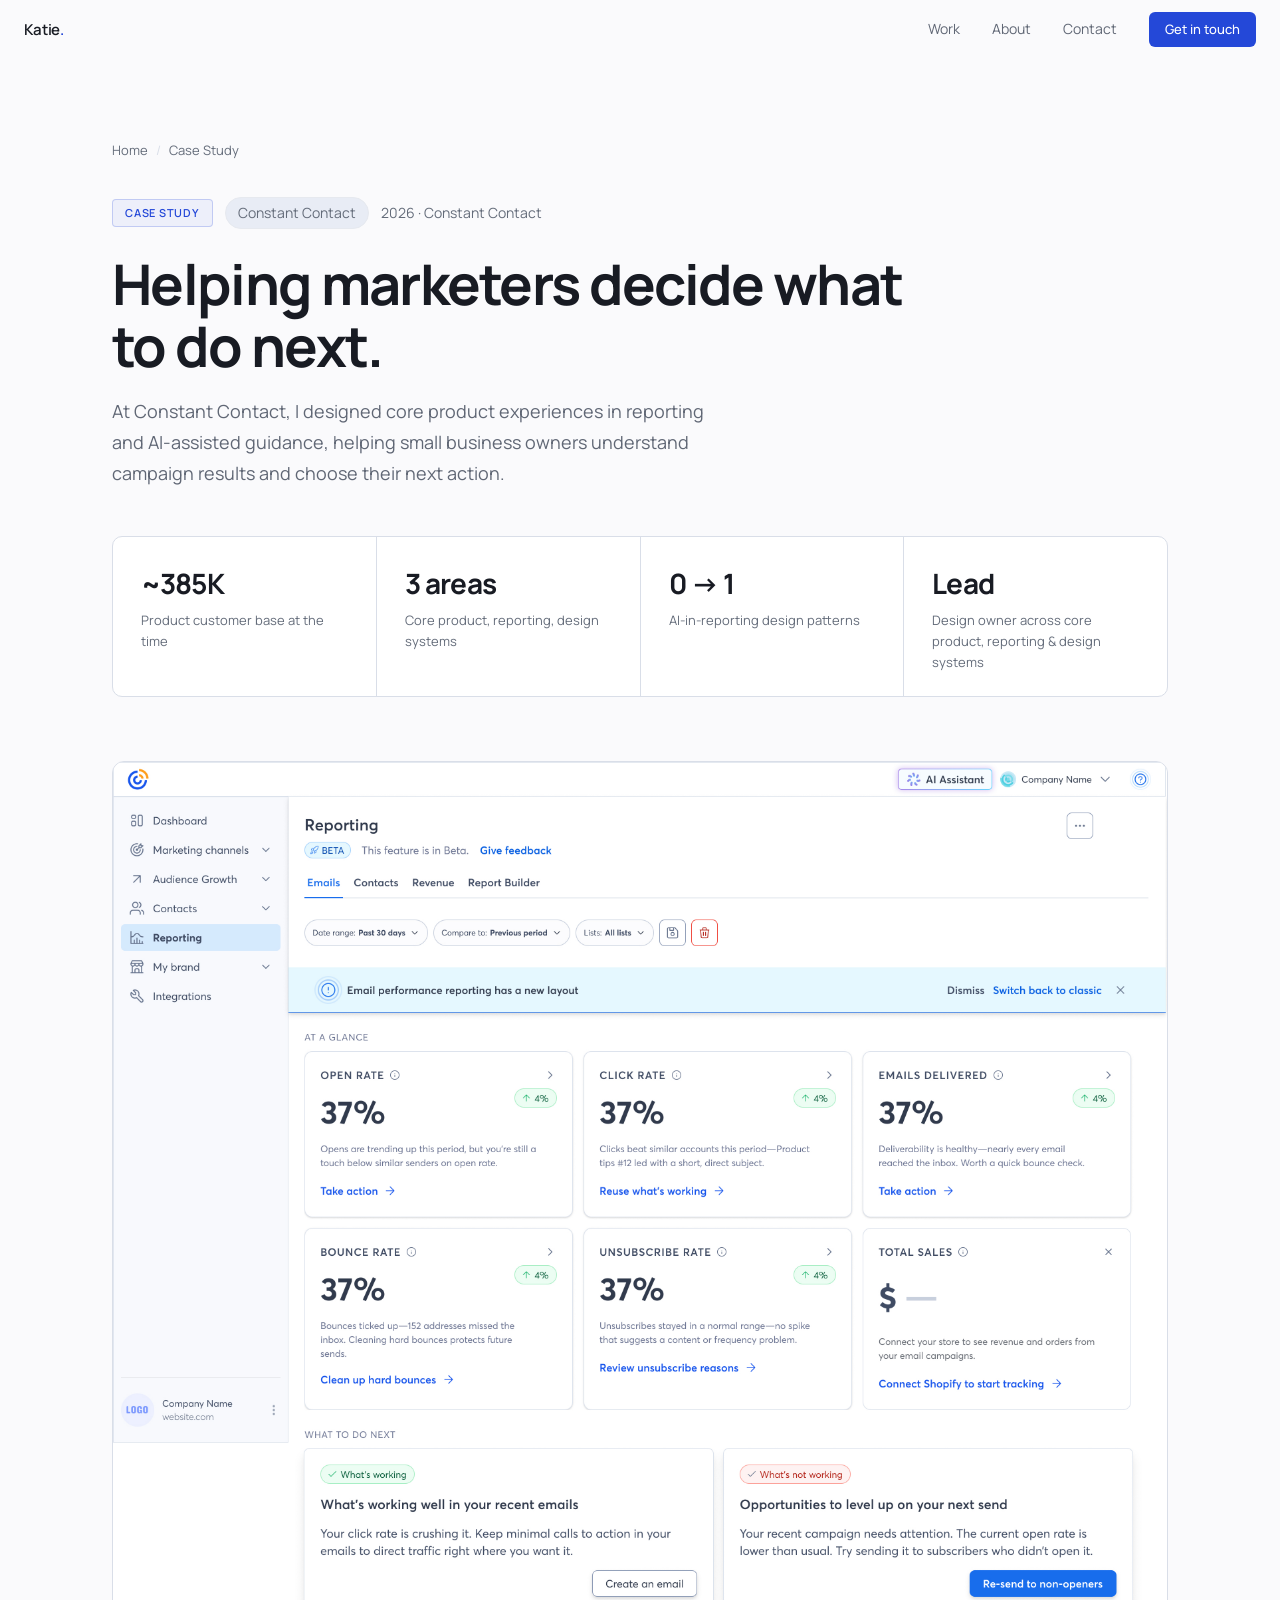
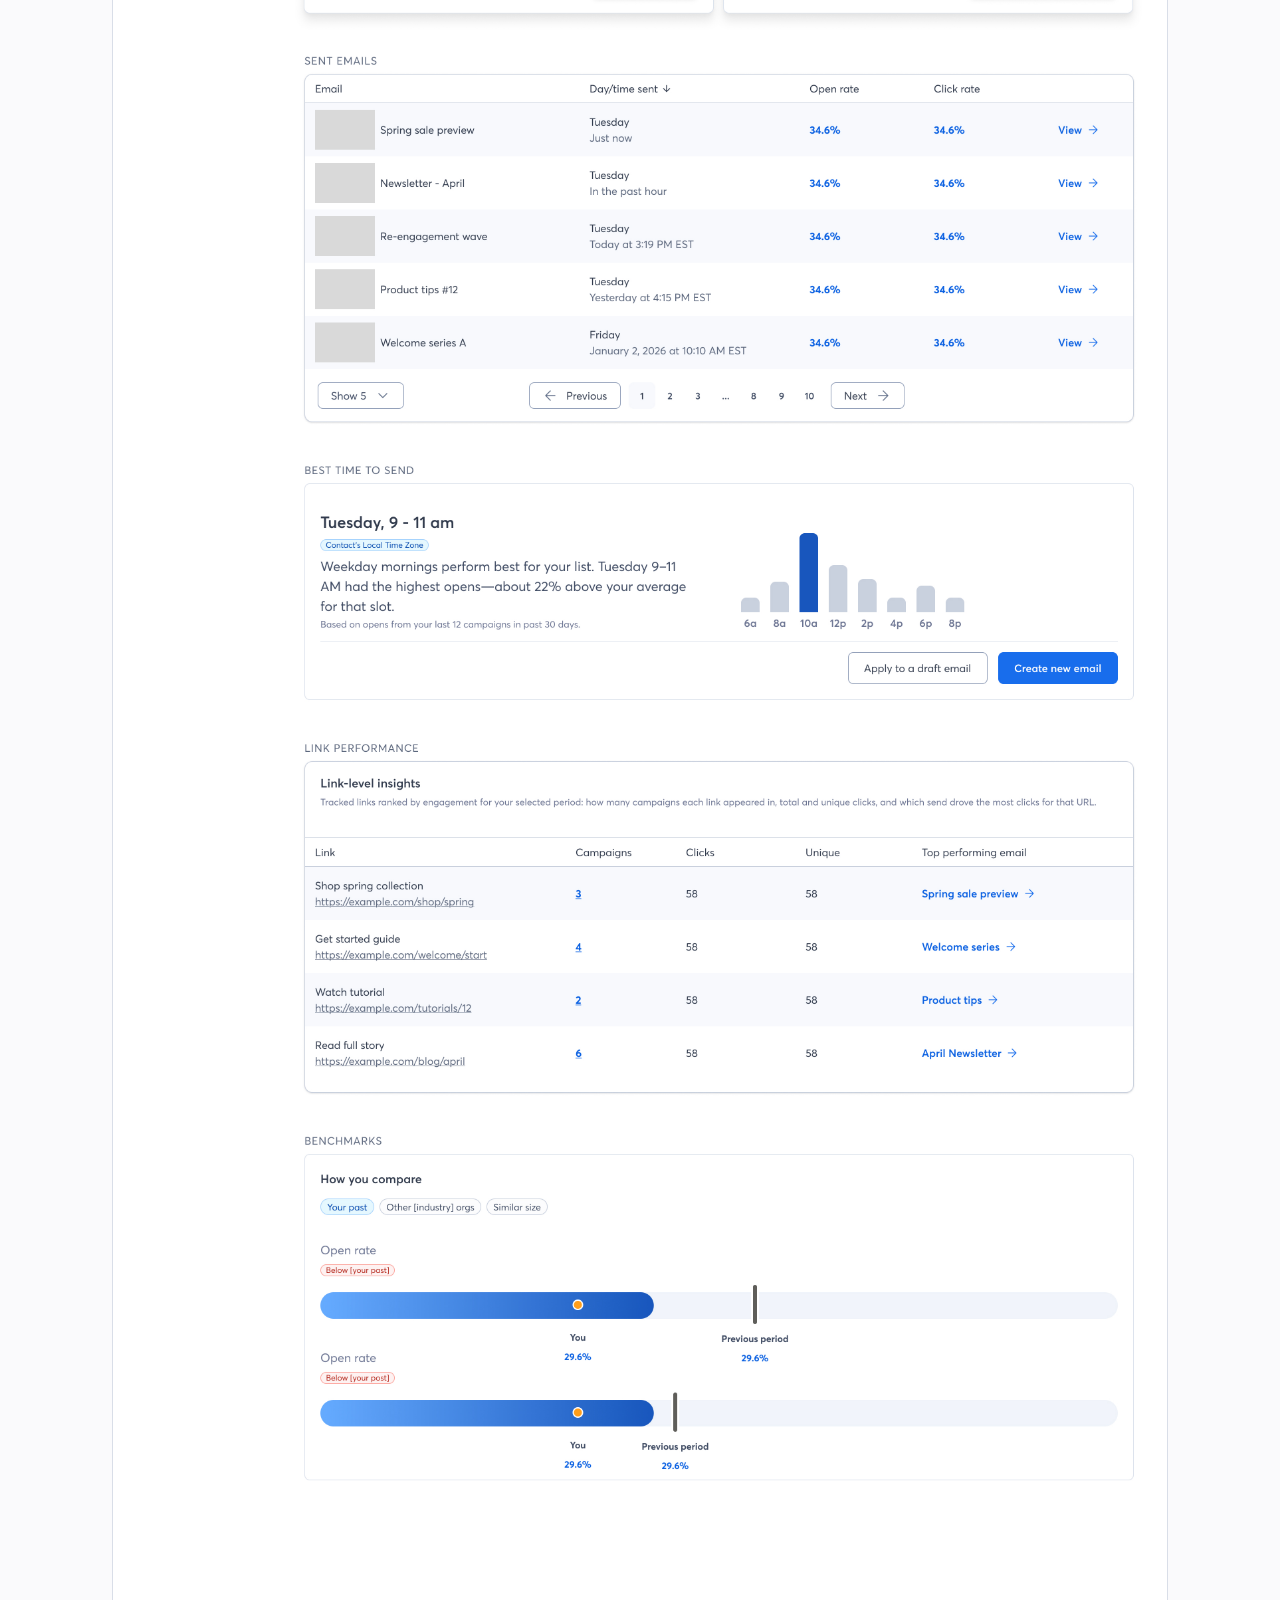
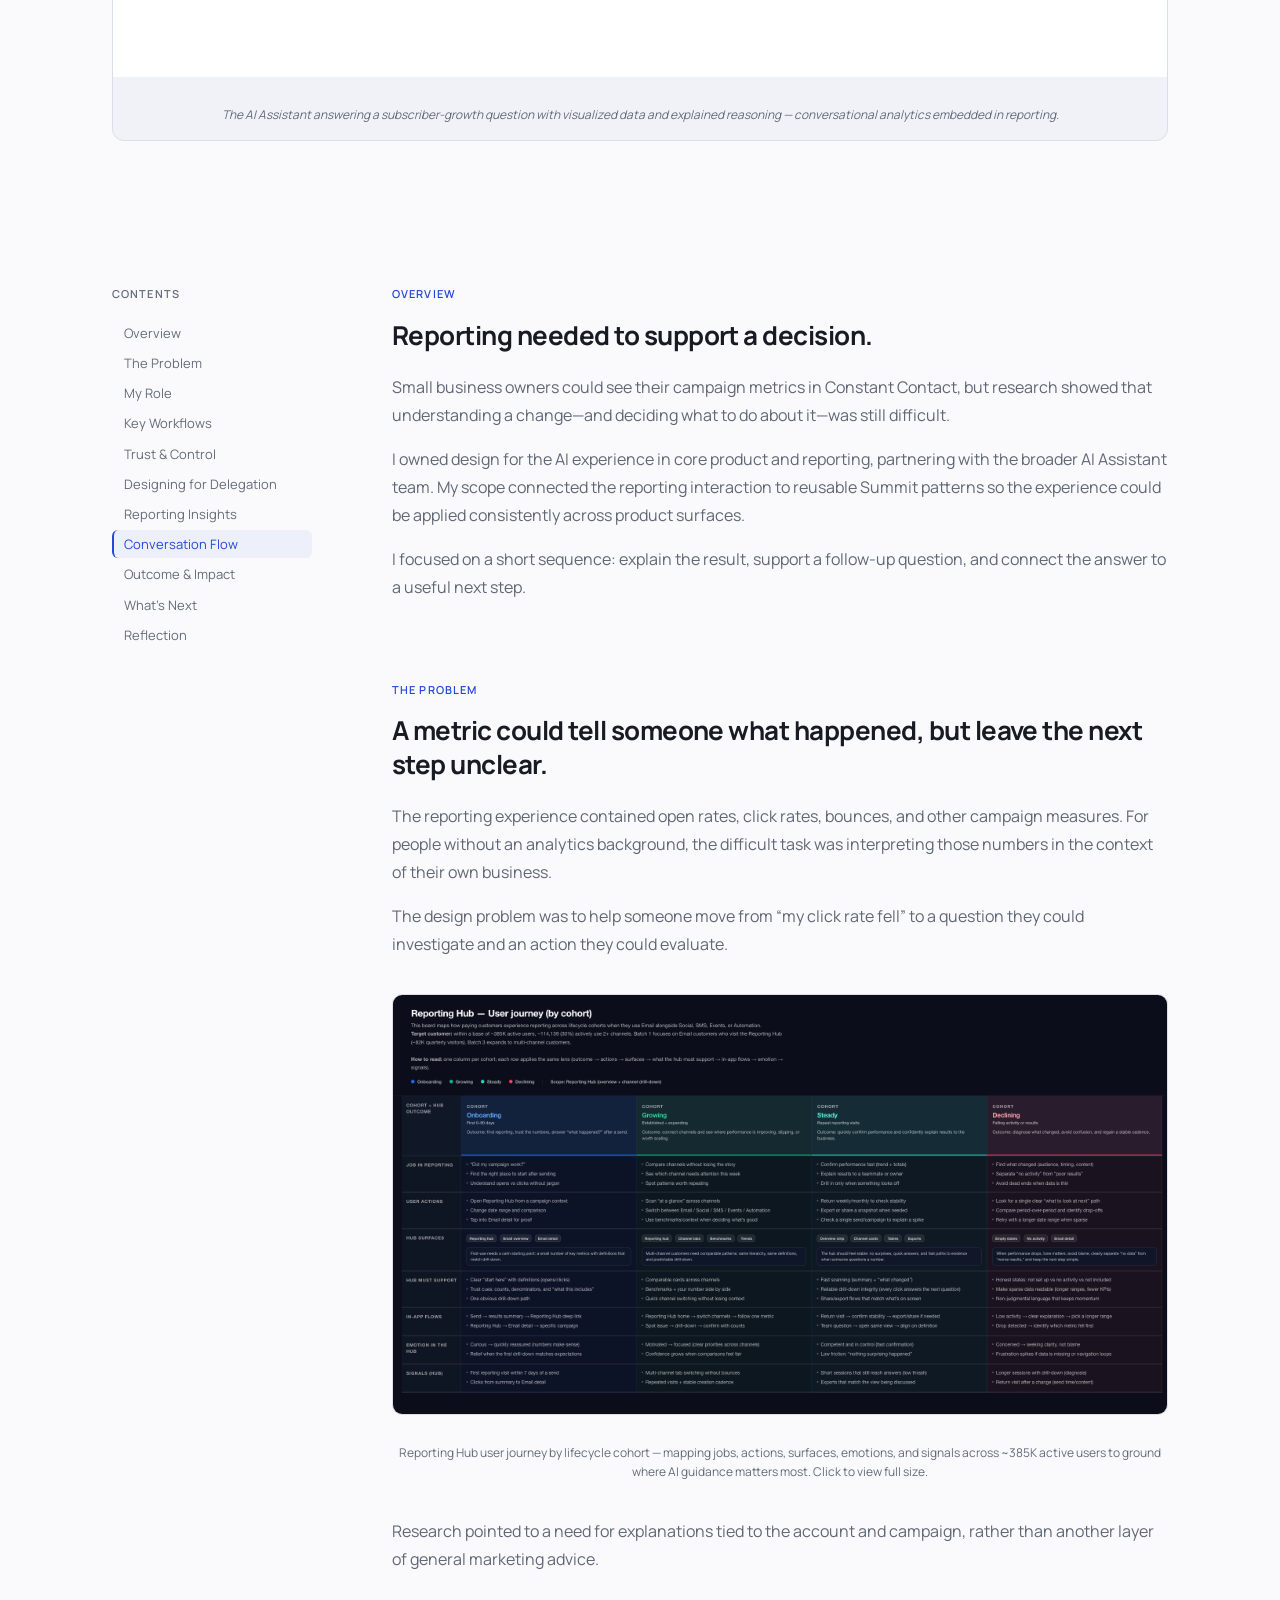
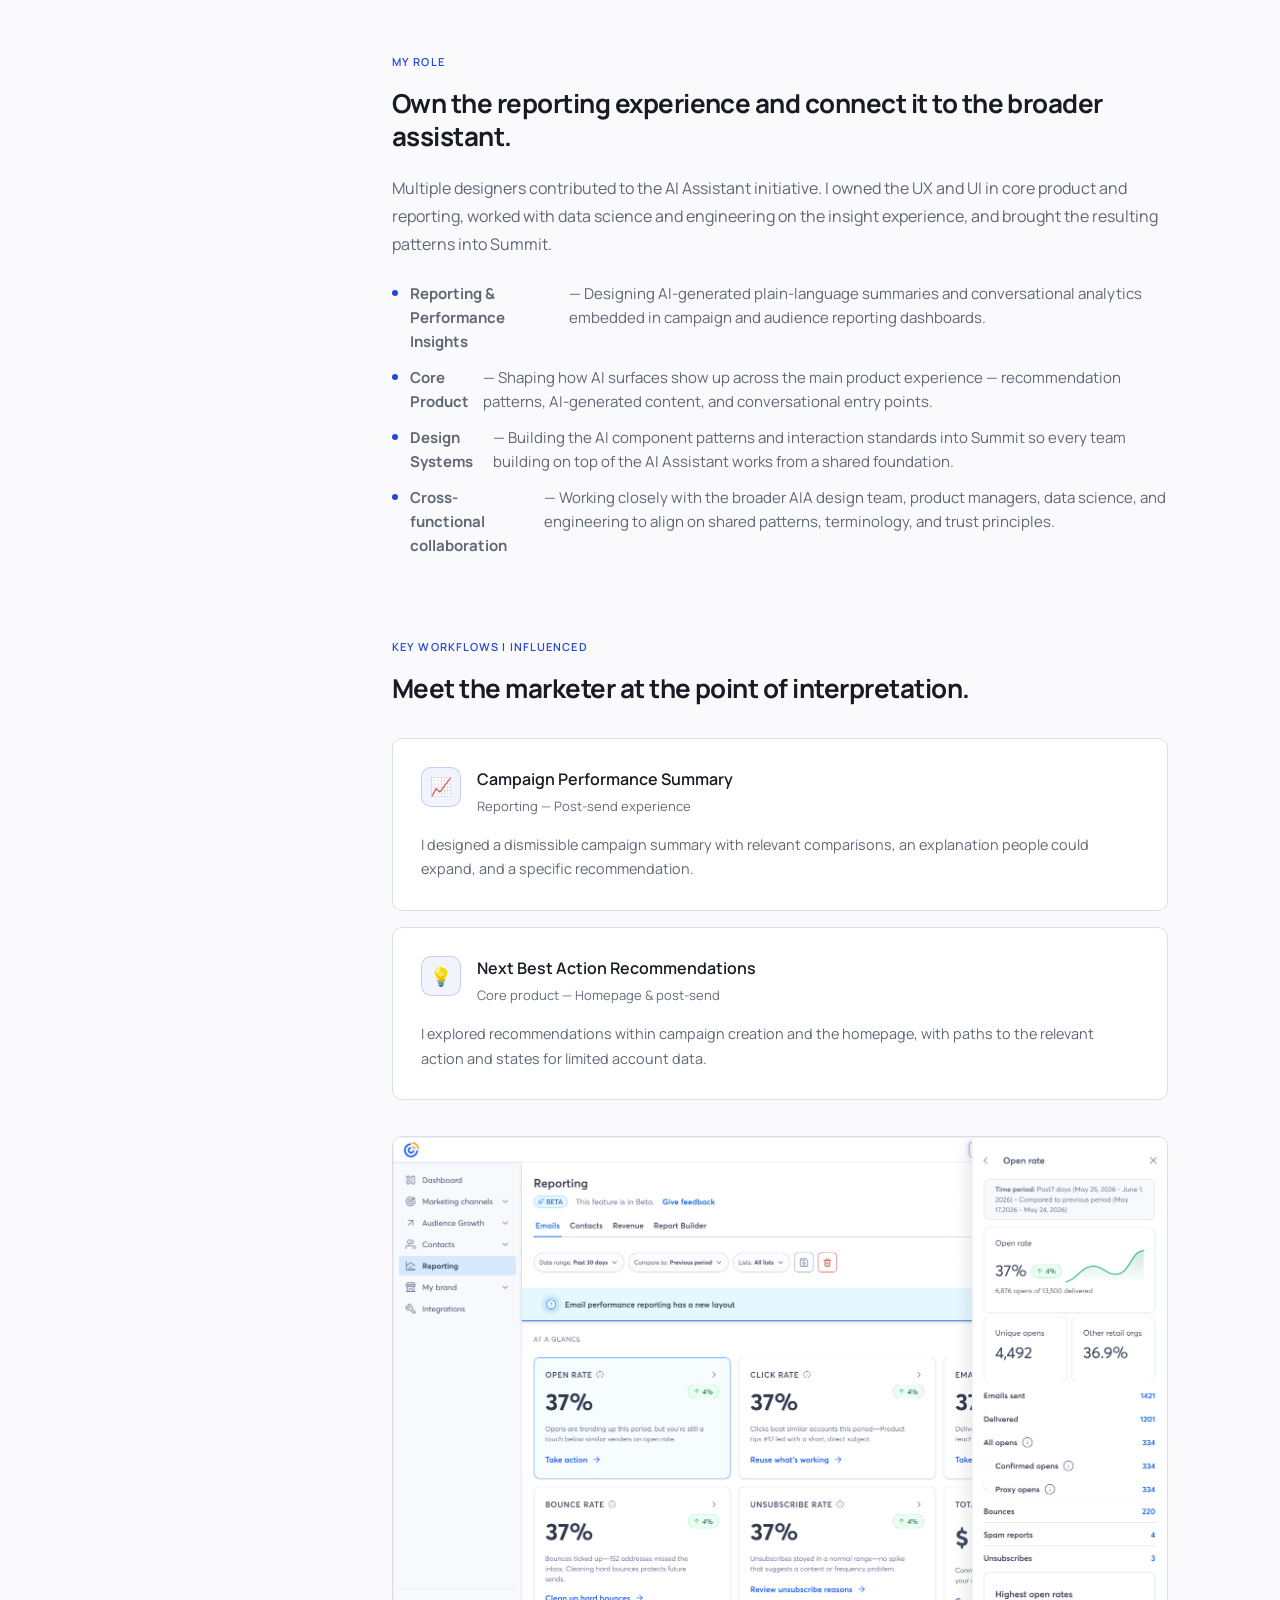
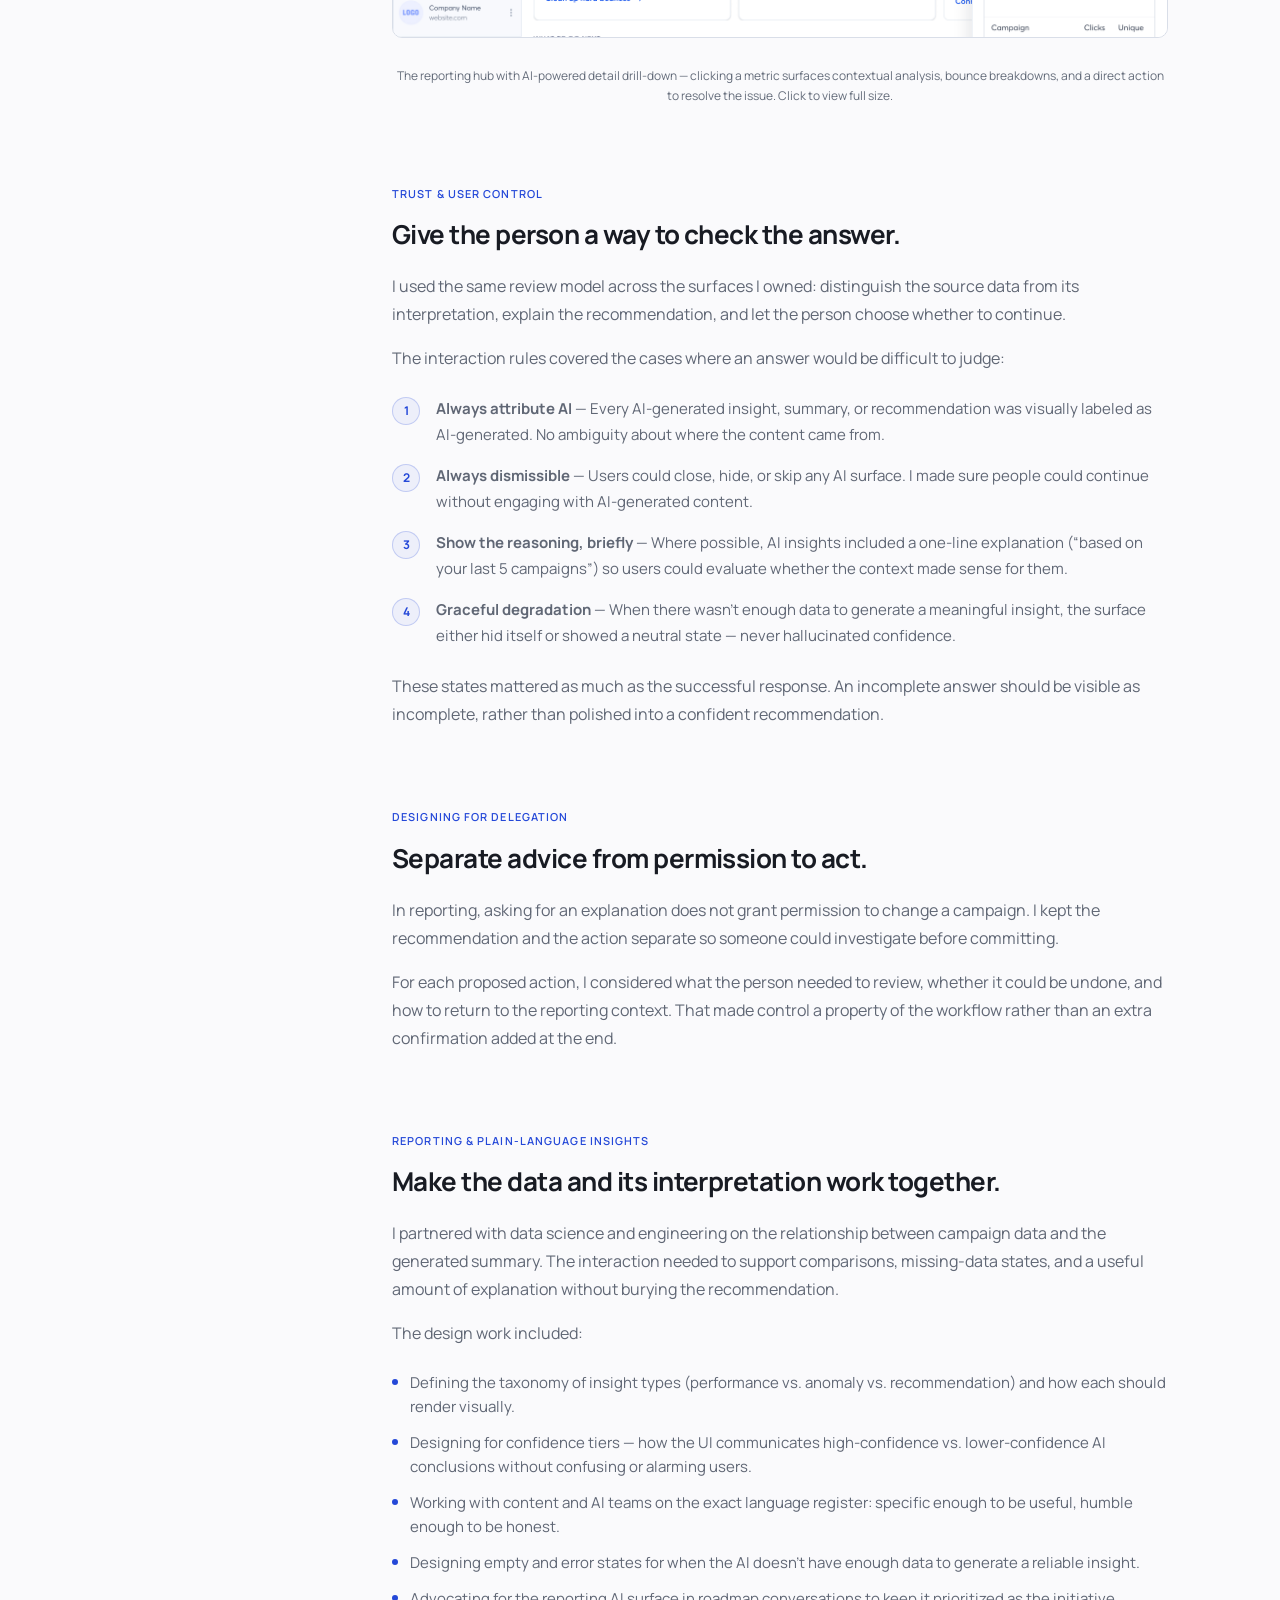
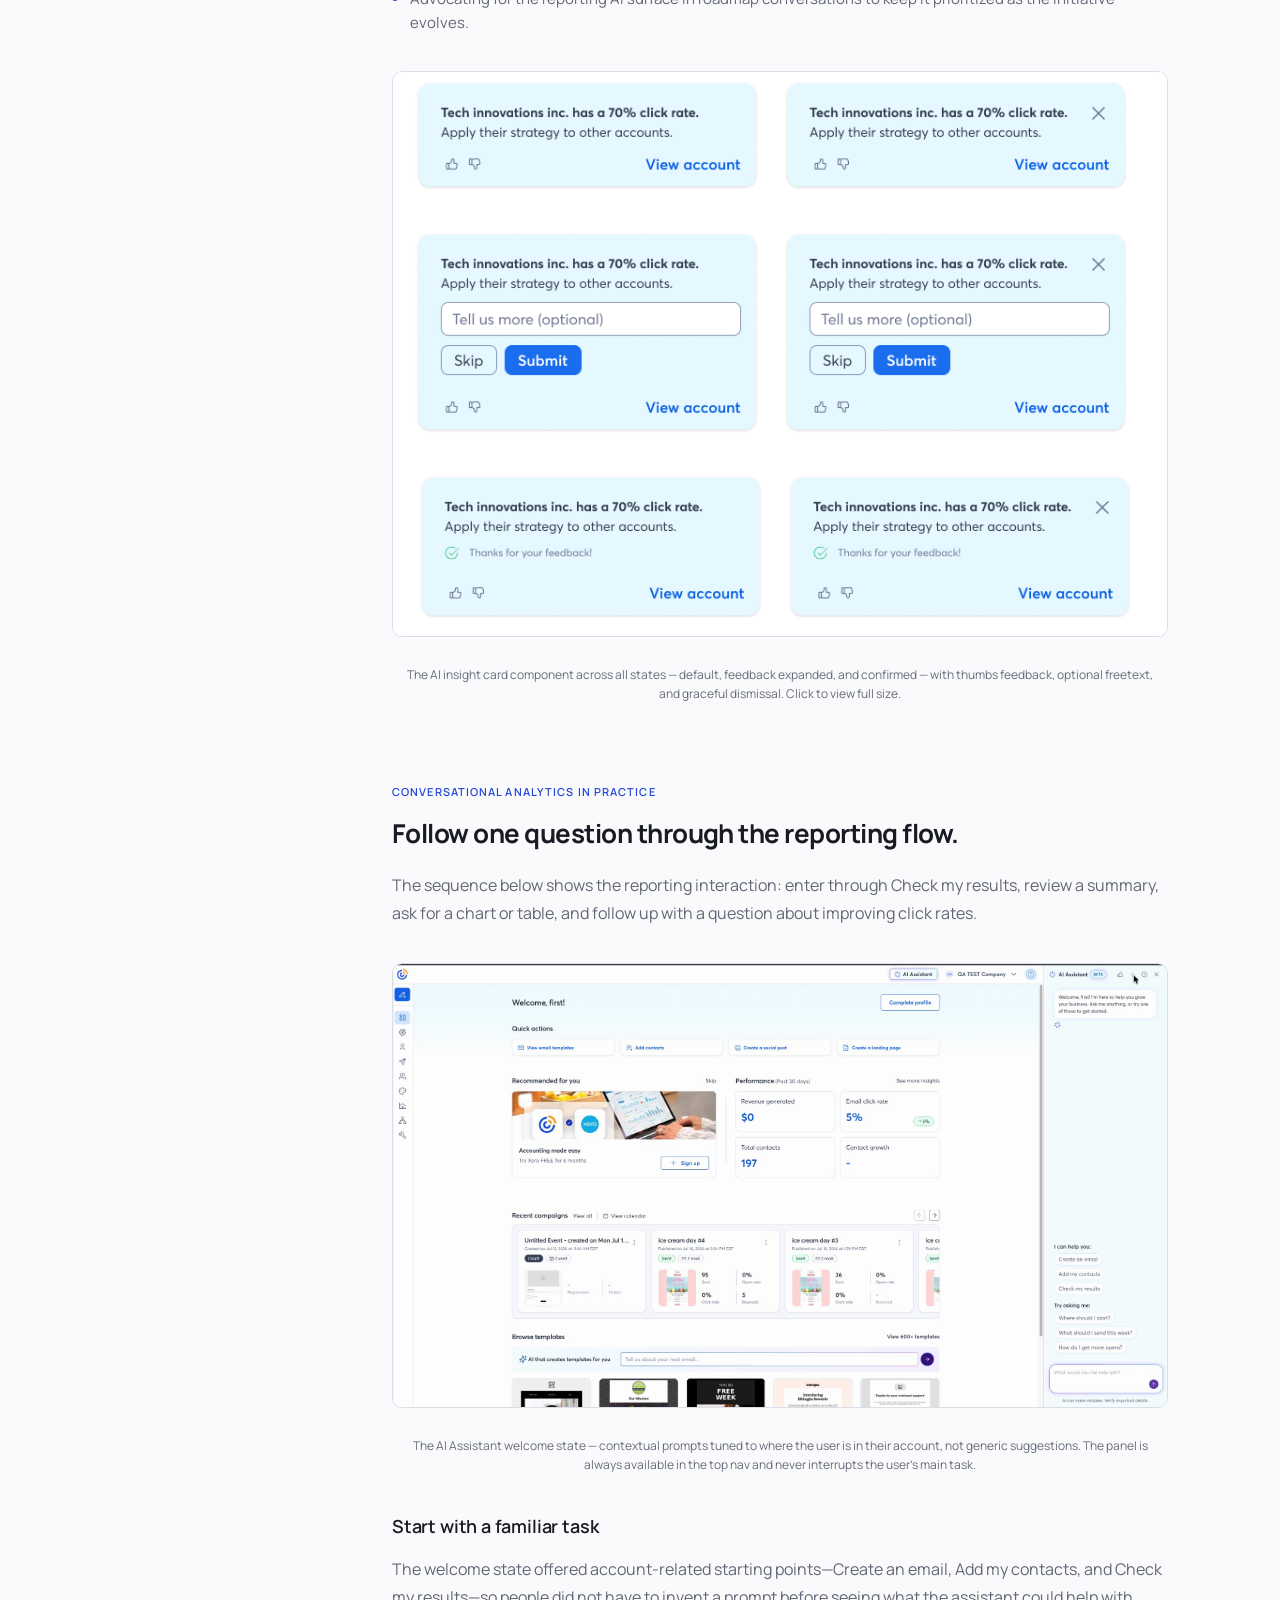
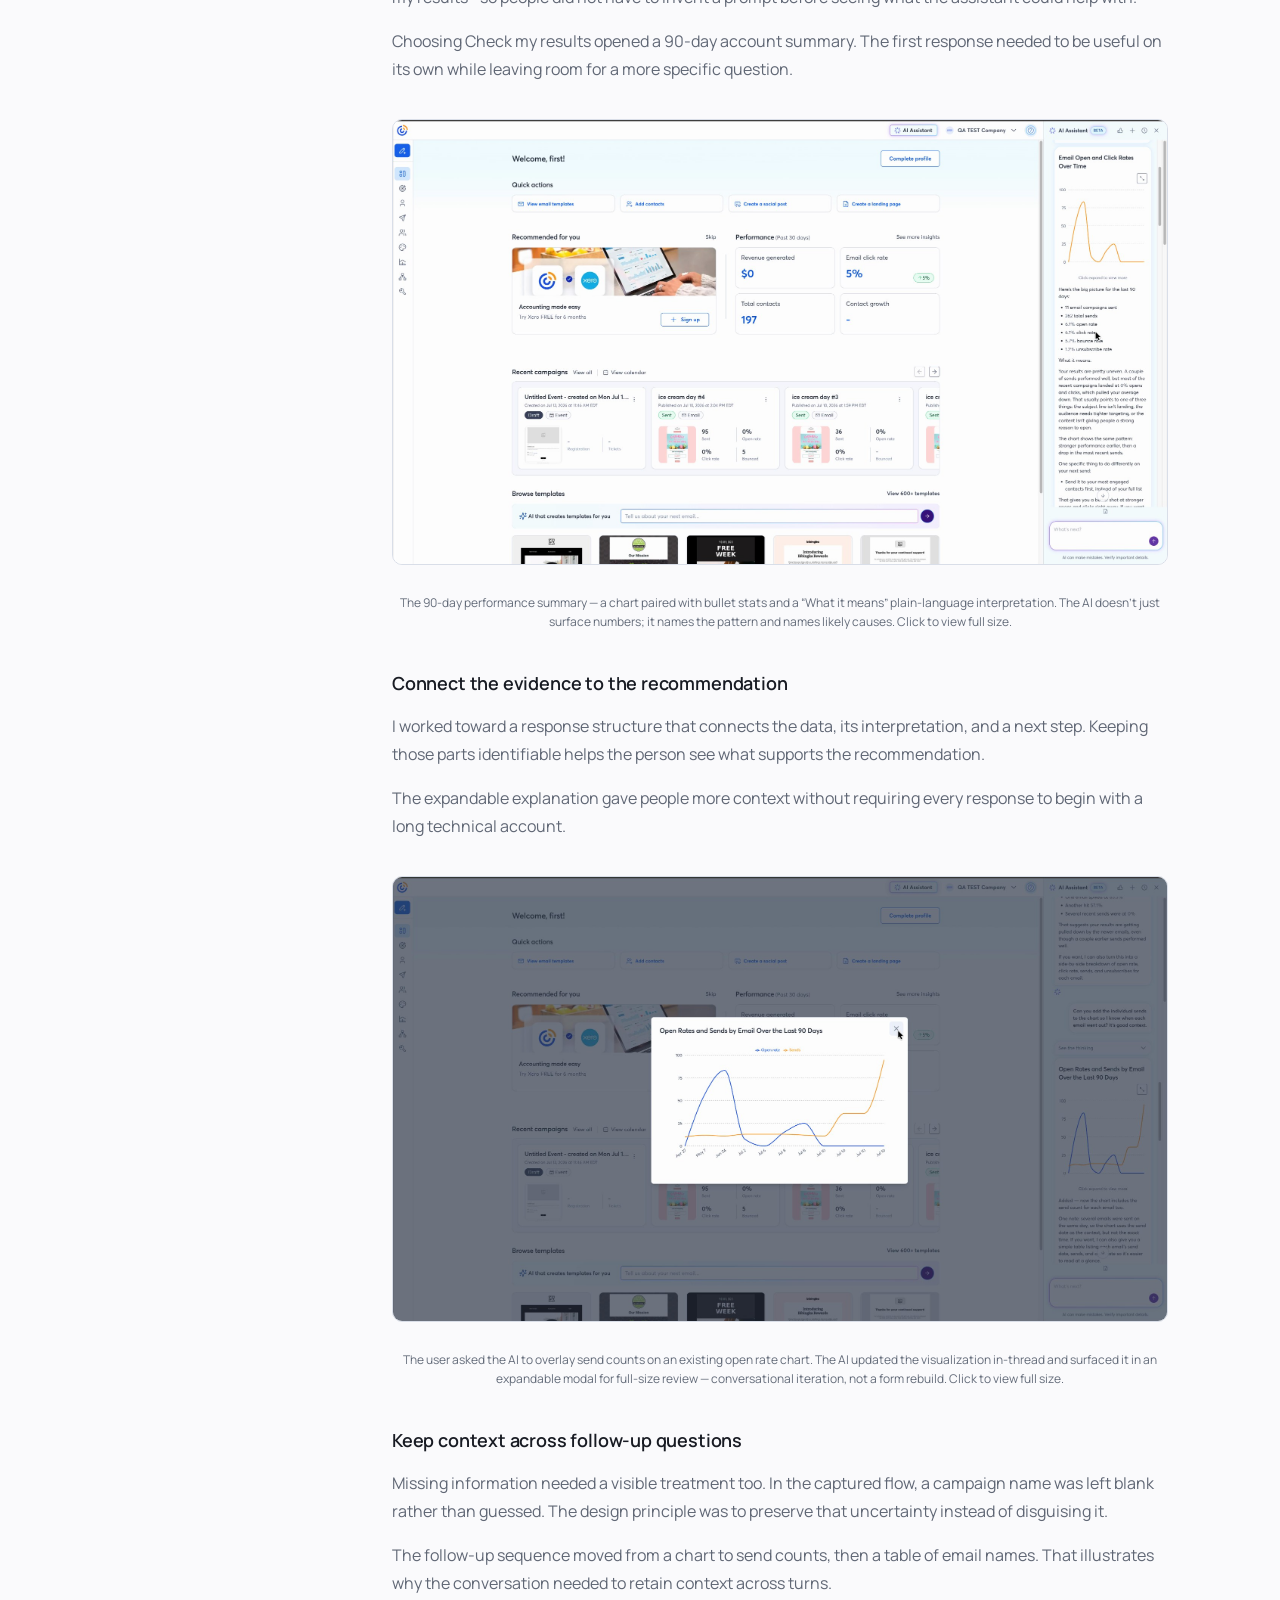
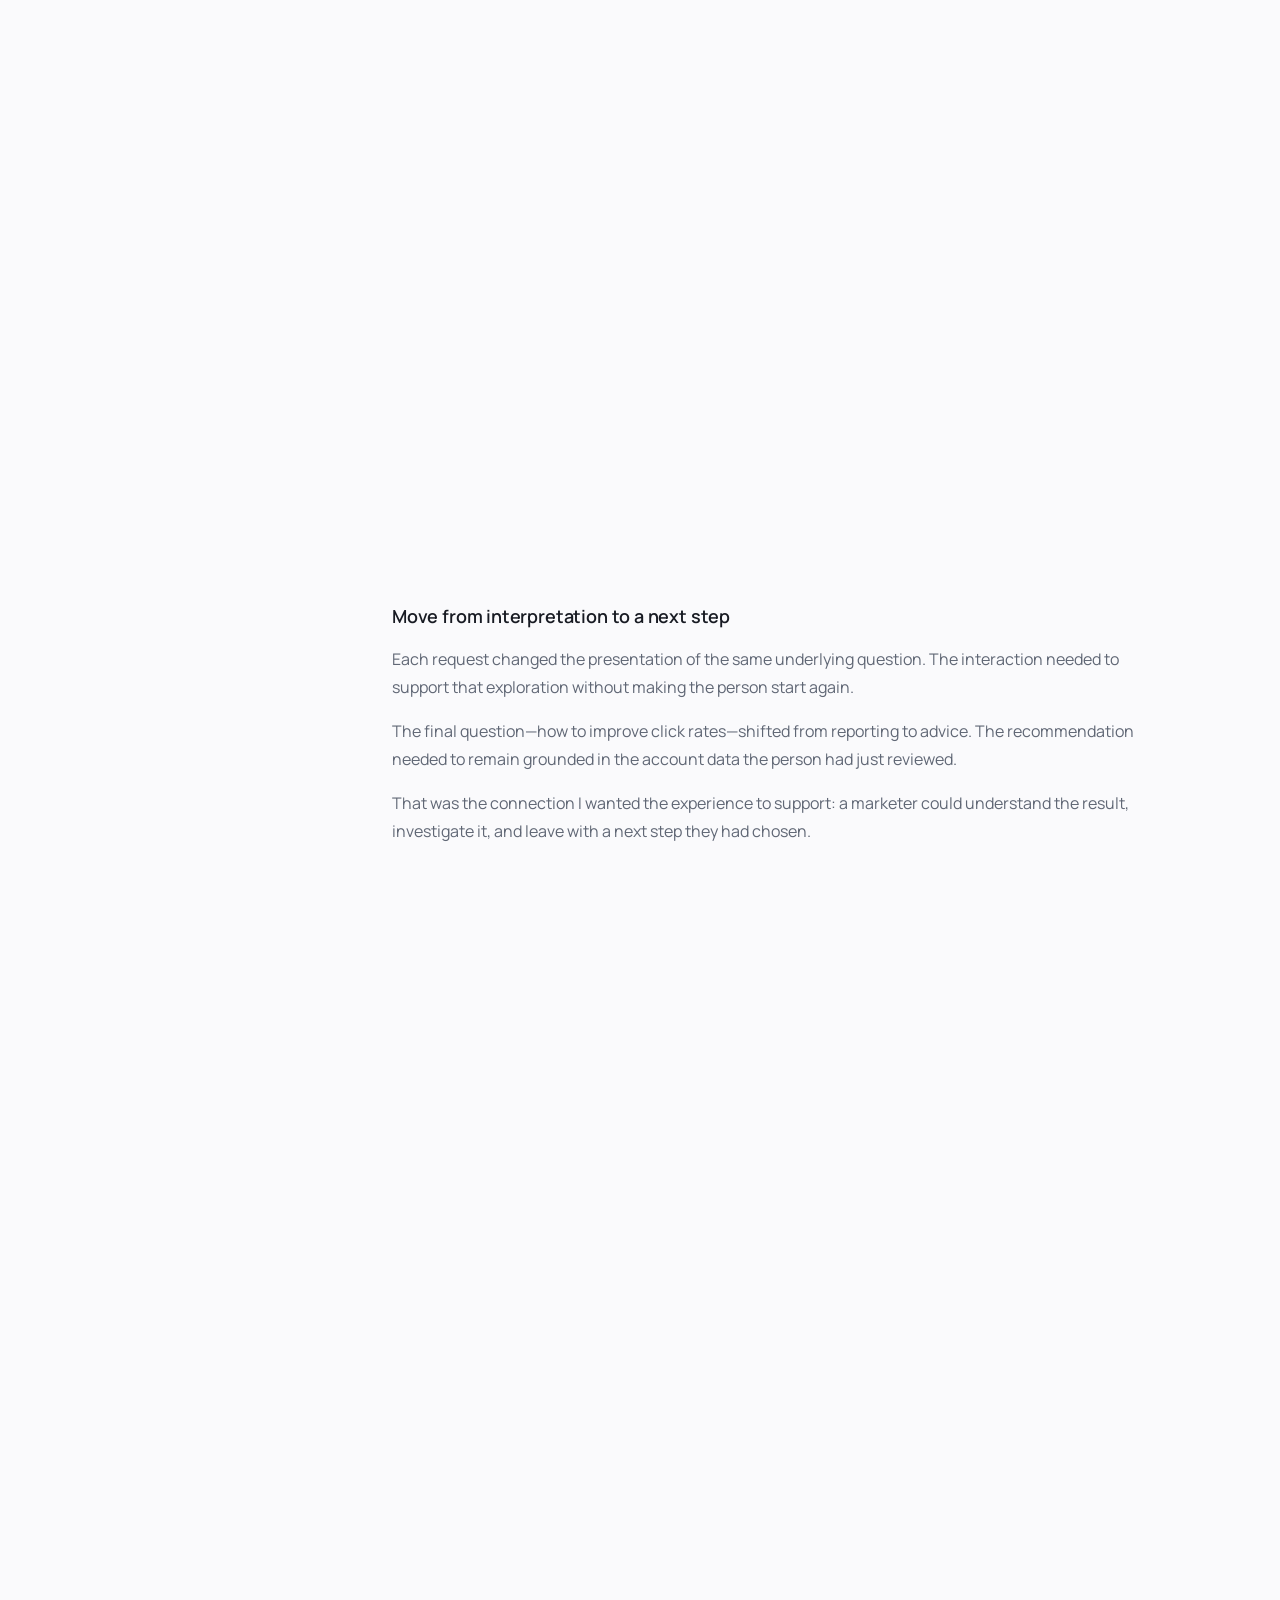
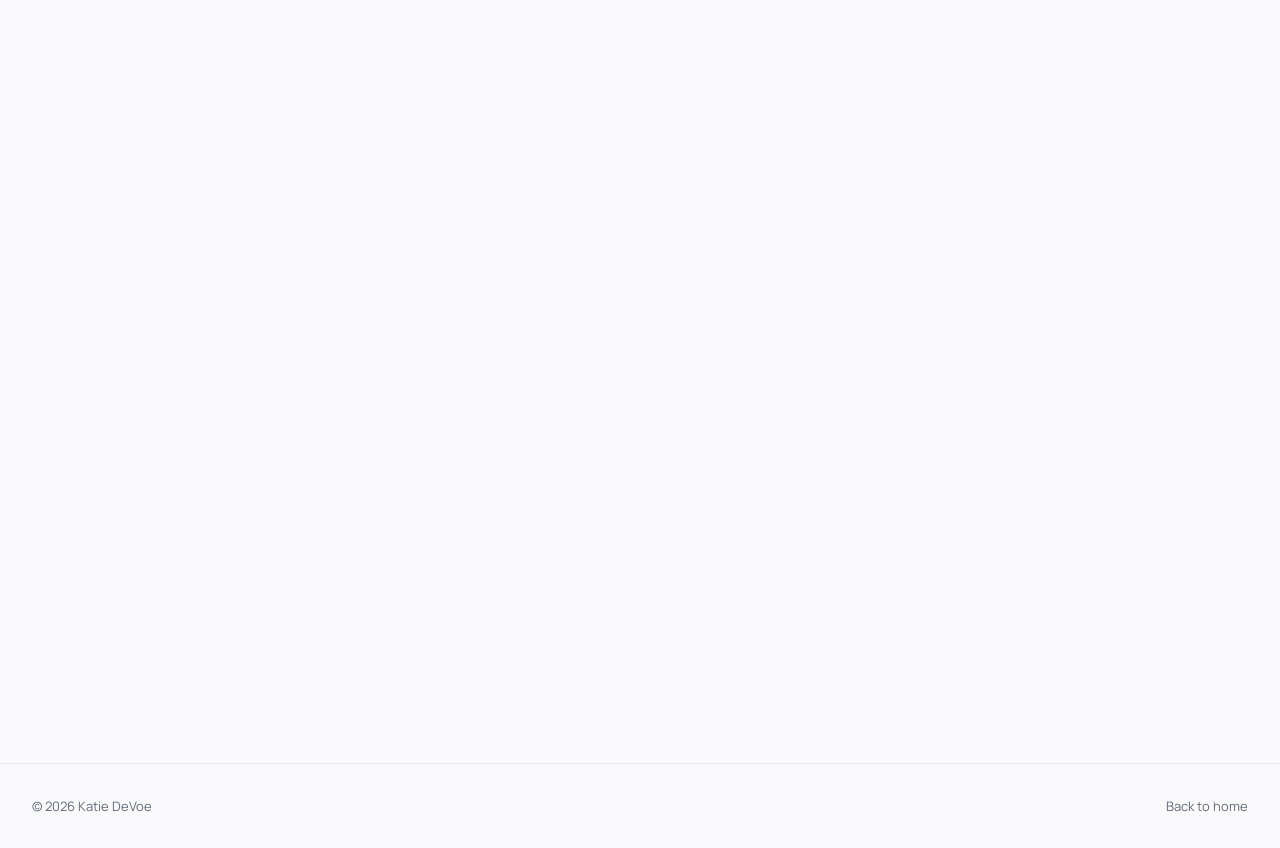
<file: ai-assistant-case-study.html>
<!DOCTYPE html>

<html lang="en">
<head>
<meta charset="utf-8"/>
<meta content="width=device-width, initial-scale=1.0" name="viewport"/>
<meta content="My core product design at Constant Contact connects campaign reporting, AI-assisted guidance, and marketing actions." name="description"/>
<title>Helping marketers decide what to do next. — Katie DeVoe</title>
<link href="https://fonts.googleapis.com" rel="preconnect"/>
<link crossorigin="" href="https://fonts.gstatic.com" rel="preconnect"/>
<link href="https://fonts.googleapis.com/css2?family=Manrope:wght@400;500;600;700&amp;family=Newsreader:ital,wght@0,400;0,500;0,600;1,400;1,500&amp;display=swap" rel="stylesheet"/>
<link href="css/styles.css" rel="stylesheet"/>
<link href="/favicon.svg?v=2" rel="icon" type="image/svg+xml"/>
<link href="/favicon.ico?v=2" rel="icon" sizes="32x32" type="image/x-icon"/>
<link href="/apple-touch-icon.png?v=2" rel="apple-touch-icon"/>
</head>
<body>
<site-nav progress=""></site-nav>
<!-- CASE STUDY HERO -->
<header class="cs-hero">
<div class="container">
<nav aria-label="Breadcrumb" class="cs-breadcrumb">
<a href="index.html">Home</a>
<span aria-hidden="true" class="cs-breadcrumb-sep">/</span>
<span>Case Study</span>
</nav>
<div class="cs-meta">
<span class="cs-badge">Case study</span>
<span class="cs-company">Constant Contact</span>
<span class="cs-year">2026 · Constant Contact</span>
</div>
<h1 class="cs-title">Helping marketers decide what to do next.</h1>
<p class="cs-subtitle">At Constant Contact, I designed core product experiences in reporting and AI-assisted guidance, helping small business owners understand campaign results and choose their next action.</p>
<div class="cs-stat-row">
<div class="cs-stat">
<div class="cs-stat-value">~385K</div>
<div class="cs-stat-label">Product customer base at the time</div>
</div>
<div class="cs-stat">
<div class="cs-stat-value">3 areas</div>
<div class="cs-stat-label">Core product, reporting, design systems</div>
</div>
<div class="cs-stat">
<div class="cs-stat-value">0 → 1</div>
<div class="cs-stat-label">AI-in-reporting design patterns</div>
</div>
<div class="cs-stat">
<div class="cs-stat-value">Lead</div>
<div class="cs-stat-label">Design owner across core product, reporting &amp; design systems</div>
</div>
</div>
</div>
<!-- HERO IMAGE -->
<div class="container" style="margin-top: 0;">
<figure class="cs-hero-image cs-hero-photo">
<img alt="The AI Assistant panel open beside the Constant Contact dashboard, answering 'Where are my email subscribers coming from?' with a subscriber-source donut chart and a plain-language explanation of its analysis." loading="eager" src="images/ai-assistant/reporting.jpg"/>
<figcaption class="placeholder-caption" style="padding: 12px 0 16px;">The AI Assistant answering a subscriber-growth question with visualized data and explained reasoning — conversational analytics embedded in reporting.</figcaption>
</figure>
</div>
</header>
<!-- CASE STUDY BODY -->
<main class="cs-body">
<div class="container">
<div class="cs-layout">
<!-- TABLE OF CONTENTS -->
<aside aria-label="Table of contents" class="cs-toc">
<p class="cs-toc-title">Contents</p>
<nav class="cs-toc-list">
<a href="#overview">Overview</a>
<a href="#problem">The Problem</a>
<a href="#my-role">My Role</a>
<a href="#workflows">Key Workflows</a>
<a href="#trust">Trust &amp; Control</a>
<a href="#delegation">Designing for Delegation</a>
<a href="#reporting">Reporting Insights</a>
<a href="#conversation-flow">Conversation Flow</a>
<a href="#outcome">Outcome &amp; Impact</a>
<a href="#next">What’s Next</a>
<a href="#reflection">Reflection</a>
</nav>
</aside>
<!-- CONTENT -->
<div class="cs-content">
<!-- OVERVIEW -->
<section aria-labelledby="overview-title" class="cs-section fade-up" id="overview">
<p class="cs-section-label">Overview</p>
<h2 class="cs-section-title" id="overview-title">Reporting needed to support a decision.</h2>
<p class="cs-body-text">Small business owners could see their campaign metrics in Constant Contact, but research showed that understanding a change—and deciding what to do about it—was still difficult.</p>
<p class="cs-body-text">I owned design for the AI experience in core product and reporting, partnering with the broader AI Assistant team. My scope connected the reporting interaction to reusable Summit patterns so the experience could be applied consistently across product surfaces.</p>
<p class="cs-body-text">I focused on a short sequence: explain the result, support a follow-up question, and connect the answer to a useful next step.</p>
</section>
<!-- THE PROBLEM -->
<section aria-labelledby="problem-title" class="cs-section fade-up" id="problem">
<p class="cs-section-label">The Problem</p>
<h2 class="cs-section-title" id="problem-title">A metric could tell someone what happened, but leave the next step unclear.</h2>
<p class="cs-body-text">The reporting experience contained open rates, click rates, bounces, and other campaign measures. For people without an analytics background, the difficult task was interpreting those numbers in the context of their own business.</p>
<p class="cs-body-text">The design problem was to help someone move from “my click rate fell” to a question they could investigate and an action they could evaluate.</p>
<figure class="cs-image-figure fade-up">
<a href="images/ai-assistant/journey-map.png" rel="noopener" target="_blank">
<img alt="Reporting Hub user journey map organized by lifecycle cohort — Onboarding, Growing, Steady, and Declining — with rows for jobs in reporting, user actions, hub surfaces, what the hub must support, in-app flows, emotion, and signals." loading="lazy" src="images/ai-assistant/journey-map.png"/>
</a>
<figcaption class="placeholder-caption" style="padding: 12px 4px 0; font-style: normal;">Reporting Hub user journey by lifecycle cohort — mapping jobs, actions, surfaces, emotions, and signals across ~385K active users to ground where AI guidance matters most. Click to view full size.</figcaption>
</figure>
<p class="cs-body-text">Research pointed to a need for explanations tied to the account and campaign, rather than another layer of general marketing advice.</p></section>
<!-- WHY AI -->
<!-- MY ROLE -->
<section aria-labelledby="my-role-title" class="cs-section fade-up" id="my-role">
<p class="cs-section-label">My Role</p>
<h2 class="cs-section-title" id="my-role-title">Own the reporting experience and connect it to the broader assistant.</h2>
<p class="cs-body-text">Multiple designers contributed to the AI Assistant initiative. I owned the UX and UI in core product and reporting, worked with data science and engineering on the insight experience, and brought the resulting patterns into Summit.</p>
<div class="role-list" role="list">
<div class="role-item" role="listitem"><strong>Reporting &amp; Performance Insights</strong> — Designing AI-generated plain-language summaries and conversational analytics embedded in campaign and audience reporting dashboards.</div>
<div class="role-item" role="listitem"><strong>Core Product</strong> — Shaping how AI surfaces show up across the main product experience — recommendation patterns, AI-generated content, and conversational entry points.</div>
<div class="role-item" role="listitem"><strong>Design Systems</strong> — Building the AI component patterns and interaction standards into Summit so every team building on top of the AI Assistant works from a shared foundation.</div>
<div class="role-item" role="listitem"><strong>Cross-functional collaboration</strong> — Working closely with the broader AIA design team, product managers, data science, and engineering to align on shared patterns, terminology, and trust principles.</div>
</div>
</section>
<!-- PRODUCT CONTEXT -->
<!-- DESIGN CHALLENGE -->
<!-- KEY WORKFLOWS -->
<section aria-labelledby="workflows-title" class="cs-section fade-up" id="workflows">
<p class="cs-section-label">Key Workflows I Influenced</p>
<h2 class="cs-section-title" id="workflows-title">Meet the marketer at the point of interpretation.</h2>
<div class="workflow-grid" role="list">
<div class="workflow-card fade-up" role="listitem">
<div class="workflow-card-header">
<div aria-hidden="true" class="workflow-icon">📈</div>
<div>
<div class="workflow-card-title">Campaign Performance Summary</div>
<div class="workflow-card-subtitle">Reporting — Post-send experience</div>
</div>
</div>
<p class="workflow-card-body">I designed a dismissible campaign summary with relevant comparisons, an explanation people could expand, and a specific recommendation.</p>
</div>
<div class="workflow-card fade-up" role="listitem">
<div class="workflow-card-header">
<div aria-hidden="true" class="workflow-icon">💡</div>
<div>
<div class="workflow-card-title">Next Best Action Recommendations</div>
<div class="workflow-card-subtitle">Core product — Homepage &amp; post-send</div>
</div>
</div>
<p class="workflow-card-body">I explored recommendations within campaign creation and the homepage, with paths to the relevant action and states for limited account data.</p>
</div>
</div>
<figure class="cs-image-figure fade-up">
<a href="images/ai-assistant/workflow.jpg" rel="noopener" target="_blank">
<img alt="The Constant Contact Email Reporting dashboard showing at-a-glance metrics — open rate 37%, click rate 4.6%, bounce rate 1.18%, traffic to website — alongside an AI-powered detail panel that surfaces bounce rate trends, hard vs. soft bounce breakdowns, a paginated bounced contacts list, and a 'Clean up hard bounces' action." loading="lazy" src="images/ai-assistant/workflow.jpg"/>
</a>
<figcaption class="placeholder-caption" style="padding: 12px 4px 0; font-style: normal;">The reporting hub with AI-powered detail drill-down — clicking a metric surfaces contextual analysis, bounce breakdowns, and a direct action to resolve the issue. Click to view full size.</figcaption>
</figure>
</section>
<!-- TRUST AND CONTROL -->
<section aria-labelledby="trust-title" class="cs-section fade-up" id="trust">
<p class="cs-section-label">Trust &amp; User Control</p>
<h2 class="cs-section-title" id="trust-title">Give the person a way to check the answer.</h2>
<p class="cs-body-text">I used the same review model across the surfaces I owned: distinguish the source data from its interpretation, explain the recommendation, and let the person choose whether to continue.</p>
<p class="cs-body-text">The interaction rules covered the cases where an answer would be difficult to judge:</p>
<div class="numbered-list fade-up" role="list">
<div class="numbered-item" role="listitem">
<div aria-hidden="true" class="numbered-item-num">1</div>
<div><strong>Always attribute AI</strong> — Every AI-generated insight, summary, or recommendation was visually labeled as AI-generated. No ambiguity about where the content came from.</div>
</div>
<div class="numbered-item" role="listitem">
<div aria-hidden="true" class="numbered-item-num">2</div>
<div><strong>Always dismissible</strong> — Users could close, hide, or skip any AI surface. I made sure people could continue without engaging with AI-generated content.</div>
</div>
<div class="numbered-item" role="listitem">
<div aria-hidden="true" class="numbered-item-num">3</div>
<div><strong>Show the reasoning, briefly</strong> — Where possible, AI insights included a one-line explanation (“based on your last 5 campaigns”) so users could evaluate whether the context made sense for them.</div>
</div>
<div class="numbered-item" role="listitem">
<div aria-hidden="true" class="numbered-item-num">4</div>
<div><strong>Graceful degradation</strong> — When there wasn’t enough data to generate a meaningful insight, the surface either hid itself or showed a neutral state — never hallucinated confidence.</div>
</div>
</div>
<p class="cs-body-text">These states mattered as much as the successful response. An incomplete answer should be visible as incomplete, rather than polished into a confident recommendation.</p></section>
<!-- DESIGNING FOR DELEGATION -->
<section aria-labelledby="delegation-title" class="cs-section fade-up" id="delegation">
<p class="cs-section-label">Designing for Delegation</p>
<h2 class="cs-section-title" id="delegation-title">Separate advice from permission to act.</h2>
<p class="cs-body-text">In reporting, asking for an explanation does not grant permission to change a campaign. I kept the recommendation and the action separate so someone could investigate before committing.</p><p class="cs-body-text">For each proposed action, I considered what the person needed to review, whether it could be undone, and how to return to the reporting context. That made control a property of the workflow rather than an extra confirmation added at the end.</p></section>
<!-- REPORTING INSIGHTS -->
<section aria-labelledby="reporting-title" class="cs-section fade-up" id="reporting">
<p class="cs-section-label">Reporting &amp; Plain-Language Insights</p>
<h2 class="cs-section-title" id="reporting-title">Make the data and its interpretation work together.</h2>
<p class="cs-body-text">I partnered with data science and engineering on the relationship between campaign data and the generated summary. The interaction needed to support comparisons, missing-data states, and a useful amount of explanation without burying the recommendation.</p>
<p class="cs-body-text">The design work included:</p>
<div class="role-list fade-up" role="list">
<div class="role-item" role="listitem">Defining the taxonomy of insight types (performance vs. anomaly vs. recommendation) and how each should render visually.</div>
<div class="role-item" role="listitem">Designing for confidence tiers — how the UI communicates high-confidence vs. lower-confidence AI conclusions without confusing or alarming users.</div>
<div class="role-item" role="listitem">Working with content and AI teams on the exact language register: specific enough to be useful, humble enough to be honest.</div>
<div class="role-item" role="listitem">Designing empty and error states for when the AI doesn’t have enough data to generate a reliable insight.</div>
<div class="role-item" role="listitem">Advocating for the reporting AI surface in roadmap conversations to keep it prioritized as the initiative evolves.</div>
</div>
<figure class="cs-image-figure fade-up">
<a href="images/ai-assistant/insight-cards.png" rel="noopener" target="_blank">
<img alt="AI insight component states: default card with thumbs up/down feedback actions; expanded feedback state with 'Tell us more (optional)' text field, Skip and Submit buttons; and confirmed state showing 'Thanks for your feedback!' — each shown with and without a dismiss X button." loading="lazy" src="images/ai-assistant/insight-cards.png" style="background: #f5f7fa;"/>
</a>
<figcaption class="placeholder-caption" style="padding: 12px 4px 0; font-style: normal;">The AI insight card component across all states — default, feedback expanded, and confirmed — with thumbs feedback, optional freetext, and graceful dismissal. Click to view full size.</figcaption>
</figure>
</section>
<!-- CONVERSATIONAL ANALYTICS FLOW -->
<section aria-labelledby="flow-title" class="cs-section fade-up" id="conversation-flow">
<p class="cs-section-label">Conversational Analytics in Practice</p>
<h2 class="cs-section-title" id="flow-title">Follow one question through the reporting flow.</h2>
<p class="cs-body-text">The sequence below shows the reporting interaction: enter through Check my results, review a summary, ask for a chart or table, and follow up with a question about improving click rates.</p>
<figure class="cs-image-figure fade-up">
<a href="images/ai-assistant/aia-panel-welcome.jpg" rel="noopener" target="_blank">
<img alt="The Constant Contact homepage with the AI Assistant panel open on the right, showing a welcome message and three suggested entry points: Create an email, Add my contacts, and Check my results — with Try asking me prompts below." loading="lazy" src="images/ai-assistant/aia-panel-welcome.jpg"/>
</a>
<figcaption class="placeholder-caption" style="padding: 12px 4px 0; font-style: normal;">The AI Assistant welcome state — contextual prompts tuned to where the user is in their account, not generic suggestions. The panel is always available in the top nav and never interrupts the user’s main task.</figcaption>
</figure>
<h3 class="cs-section-subtitle" style="margin-top: 40px;">Start with a familiar task</h3>
<p class="cs-body-text">The welcome state offered account-related starting points—Create an email, Add my contacts, and Check my results—so people did not have to invent a prompt before seeing what the assistant could help with.</p>
<p class="cs-body-text">Choosing Check my results opened a 90-day account summary. The first response needed to be useful on its own while leaving room for a more specific question.</p>
<figure class="cs-image-figure fade-up">
<a href="images/ai-assistant/aia-performance-analysis.jpg" rel="noopener" target="_blank">
<img alt="The AI Assistant panel showing a 90-day performance summary: a line chart of email open and click rates over time, followed by bullet stats (11 campaigns sent, 262 total sends, 6.1% open rate, 6.1% click rate, 5.7% bounce rate, 1.2% unsubscribe rate) and a plain-language 'What it means' interpretation explaining that uneven results likely point to subject line, targeting, or content issues." loading="lazy" src="images/ai-assistant/aia-performance-analysis.jpg"/>
</a>
<figcaption class="placeholder-caption" style="padding: 12px 4px 0; font-style: normal;">The 90-day performance summary — a chart paired with bullet stats and a “What it means” plain-language interpretation. The AI doesn’t just surface numbers; it names the pattern and names likely causes. Click to view full size.</figcaption>
</figure>
<h3 class="cs-section-subtitle" style="margin-top: 40px;">Connect the evidence to the recommendation</h3>
<p class="cs-body-text">I worked toward a response structure that connects the data, its interpretation, and a next step. Keeping those parts identifiable helps the person see what supports the recommendation.</p>
<p class="cs-body-text">The expandable explanation gave people more context without requiring every response to begin with a long technical account.</p>
<figure class="cs-image-figure fade-up">
<a href="images/ai-assistant/aia-chart-expand.jpg" rel="noopener" target="_blank">
<img alt="An expanded modal showing 'Open Rates and Sends by Email Over the Last 90 Days' — a dual-line chart with open rate in blue and sends in orange, plotted from April through July. The user had asked the AI to add send counts to an existing chart, and the AI updated it in the same conversation thread." loading="lazy" src="images/ai-assistant/aia-chart-expand.jpg"/>
</a>
<figcaption class="placeholder-caption" style="padding: 12px 4px 0; font-style: normal;">The user asked the AI to overlay send counts on an existing open rate chart. The AI updated the visualization in-thread and surfaced it in an expandable modal for full-size review — conversational iteration, not a form rebuild. Click to view full size.</figcaption>
</figure>
<h3 class="cs-section-subtitle" style="margin-top: 40px;">Keep context across follow-up questions</h3>
<p class="cs-body-text">Missing information needed a visible treatment too. In the captured flow, a campaign name was left blank rather than guessed. The design principle was to preserve that uncertainty instead of disguising it.</p>
<p class="cs-body-text">The follow-up sequence moved from a chart to send counts, then a table of email names. That illustrates why the conversation needed to retain context across turns.</p>
<figure class="cs-image-figure fade-up">
<a href="images/ai-assistant/aia-click-coaching.jpg" rel="noopener" target="_blank">
<img alt="The AI Assistant responding to 'What can I do to improve my click rates?' with a 4-point coaching framework: make the CTA obvious, match the click to the subject line, cut down on competing links, and segment to the most interested contacts first — each with specific sub-bullet guidance." loading="lazy" src="images/ai-assistant/aia-click-coaching.jpg"/>
</a>
<figcaption class="placeholder-caption" style="padding: 12px 4px 0; font-style: normal;">The pivot from reporting to coaching: after analyzing campaign data, the user asked for advice. The AI delivered a structured, account-contextualized 4-point framework — not generic tips, but guidance grounded in what the data showed about this user’s specific pattern. Click to view full size.</figcaption>
</figure>
<h3 class="cs-section-subtitle" style="margin-top: 40px;">Move from interpretation to a next step</h3>
<p class="cs-body-text">Each request changed the presentation of the same underlying question. The interaction needed to support that exploration without making the person start again.</p>
<p class="cs-body-text">The final question—how to improve click rates—shifted from reporting to advice. The recommendation needed to remain grounded in the account data the person had just reviewed.</p>
<p class="cs-body-text">That was the connection I wanted the experience to support: a marketer could understand the result, investigate it, and leave with a next step they had chosen.</p></section>
<!-- OUTCOME AND IMPACT -->
<section aria-labelledby="outcome-title" class="cs-section fade-up" id="outcome">
<p class="cs-section-label">Outcome &amp; Impact</p>
<h2 class="cs-section-title" id="outcome-title">A reporting flow people could question.</h2>
<p class="cs-body-text">The work connected entry points, account summaries, follow-up questions, and recommendations within a single reporting experience. It also defined reusable treatments for explanation, limited data, and user control.</p>
<div class="outcome-grid fade-up">
<div class="outcome-card">
<div class="outcome-value">Action</div>
<div class="outcome-label">Do users take a meaningful next step within 48 hours of viewing an AI summary?</div>
</div>
<div class="outcome-card">
<div class="outcome-value">Trust</div>
<div class="outcome-label">Insight engagement and thumbs-up/down ratings over time — do users keep coming back?</div>
</div>
<div class="outcome-card">
<div class="outcome-value">Activation</div>
<div class="outcome-label">Time-to-first-send and early engagement for users in the AI-guided onboarding flow</div>
</div>
</div>
<p class="cs-body-text" style="margin-top: 24px;">The design contribution was the connection between these moments. A chart request or a missing campaign name was part of the experience to resolve, not an exception outside the design.</p>
<p class="cs-body-text">The next evaluation would need to follow the question through to a decision: could people reach a useful answer, choose a relevant action, and return when they had another question? Opening the assistant would not be enough to answer that.</p>
<p class="case-evidence-note">This case covers my work at Constant Contact in 2026; verified post-rollout results are not available.</p></section>
<!-- WHAT I WOULD DO NEXT -->
<section aria-labelledby="next-title" class="cs-section fade-up" id="next">
<p class="cs-section-label">What’s Next</p>
<h2 class="cs-section-title" id="next-title">What I would evaluate next.</h2>
<p class="cs-body-text">I would compare the reporting entry points, review the questions people ask after the first summary, and examine where they dismiss or abandon a recommendation. Those observations would help distinguish a content problem from a workflow problem.</p></section>
<!-- REFLECTION -->
<section aria-labelledby="reflection-title" class="cs-section fade-up" id="reflection">
<p class="cs-section-label">Reflection &amp; Key Learnings</p>
<h2 class="cs-section-title" id="reflection-title">The difficult work was in the handoffs.</h2>
<p class="cs-body-text">This project connected several kinds of handoff: data to interpretation, interpretation to recommendation, and recommendation to action. Each could fail differently. A plausible summary was not enough if the user could not check it or understand the next step.</p><p class="cs-body-text">Working across product, data science, engineering, and the design system helped me keep those transitions visible. The shared patterns were useful because they carried the interaction rules—not only the visual treatment—into other surfaces.</p></section>
</div>
</div>
</div>
</main>
<site-footer back=""></site-footer>
<script src="js/site.js?v=12"></script>
<script src="js/main.js"></script>
</body>
</html>
</file>
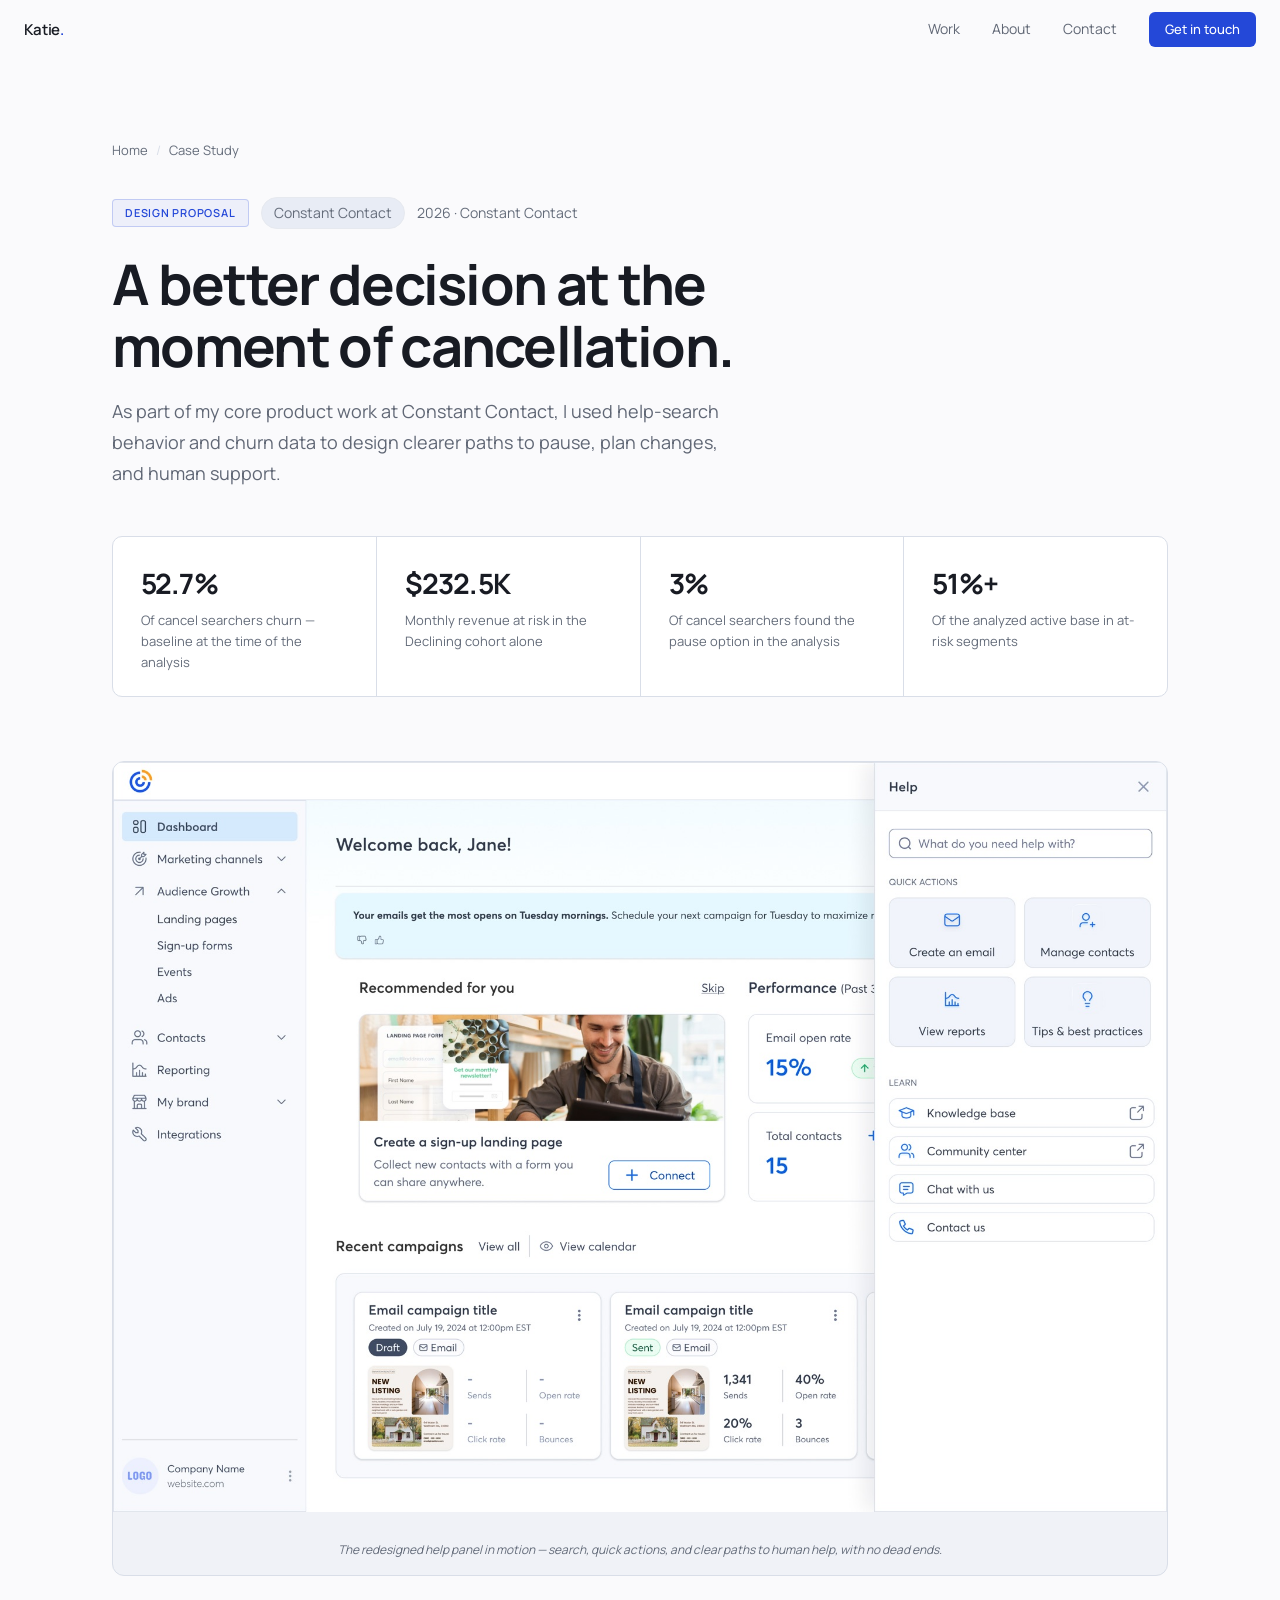
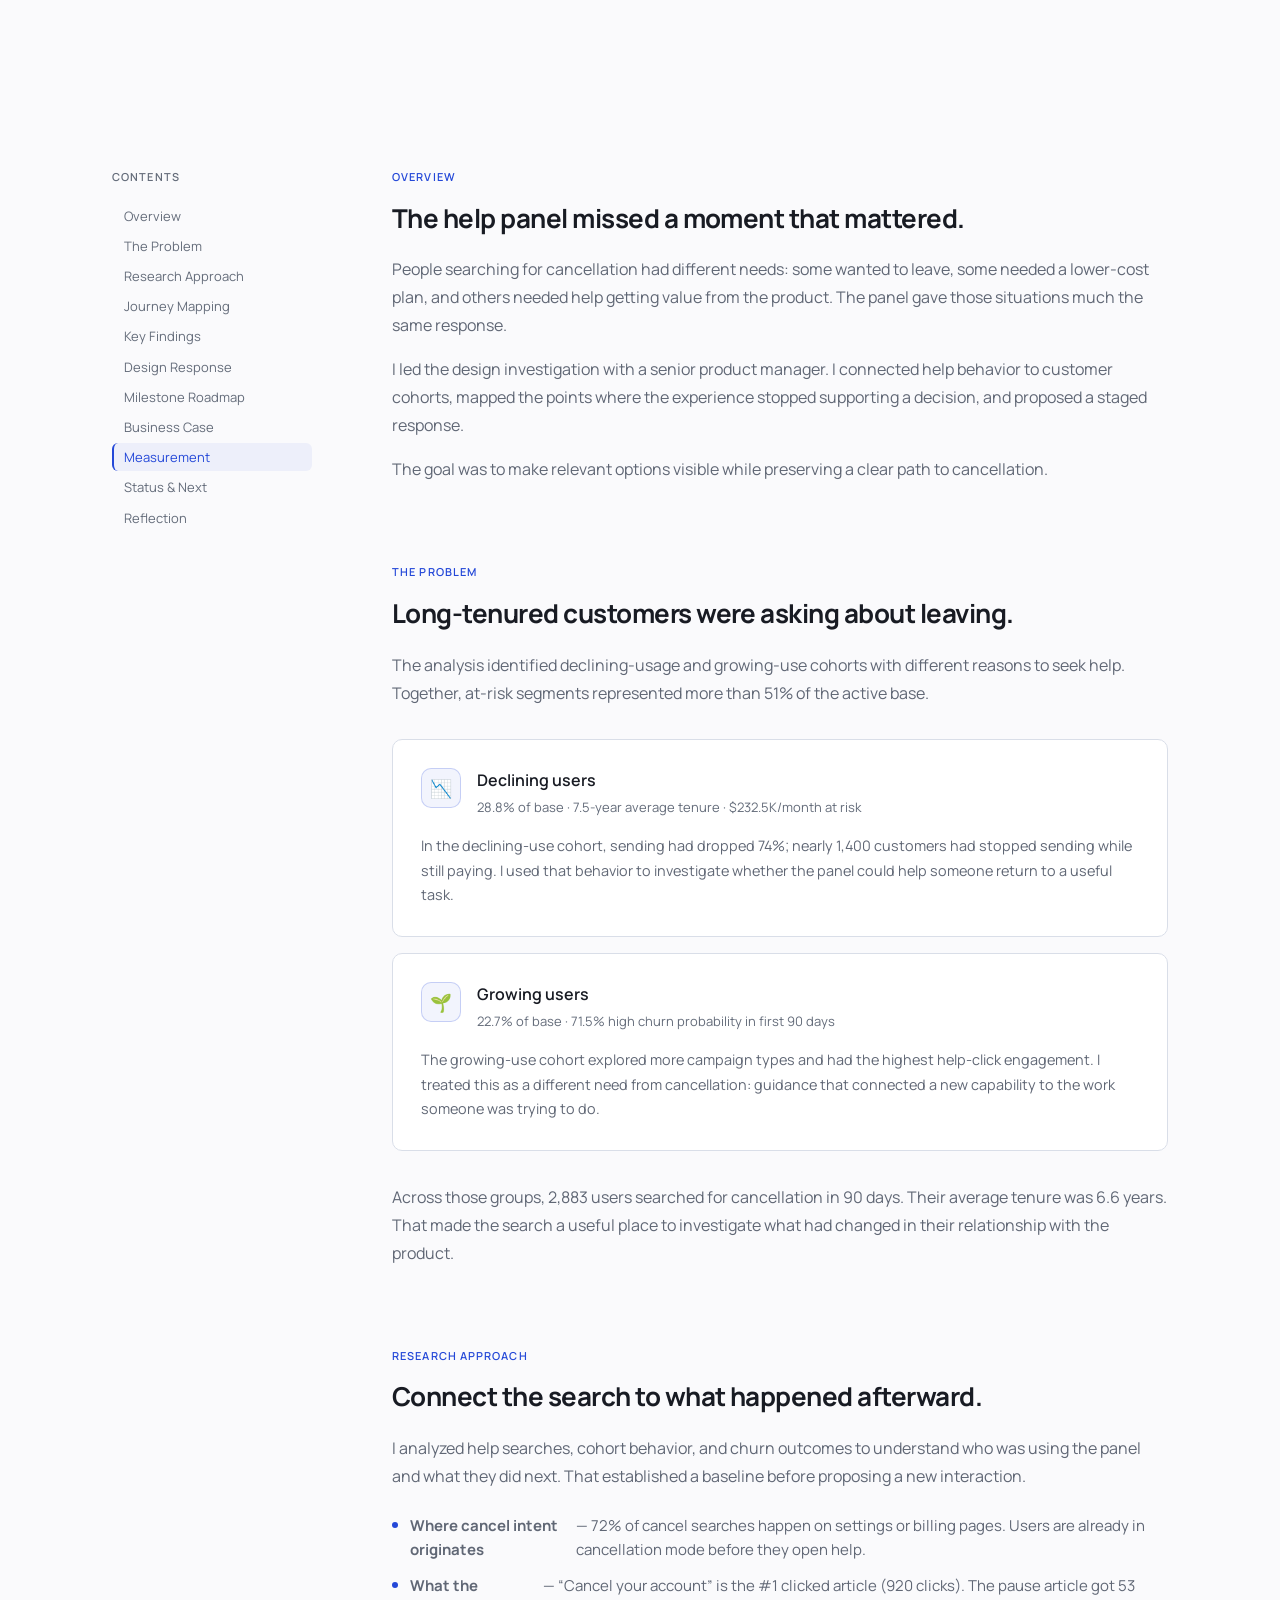
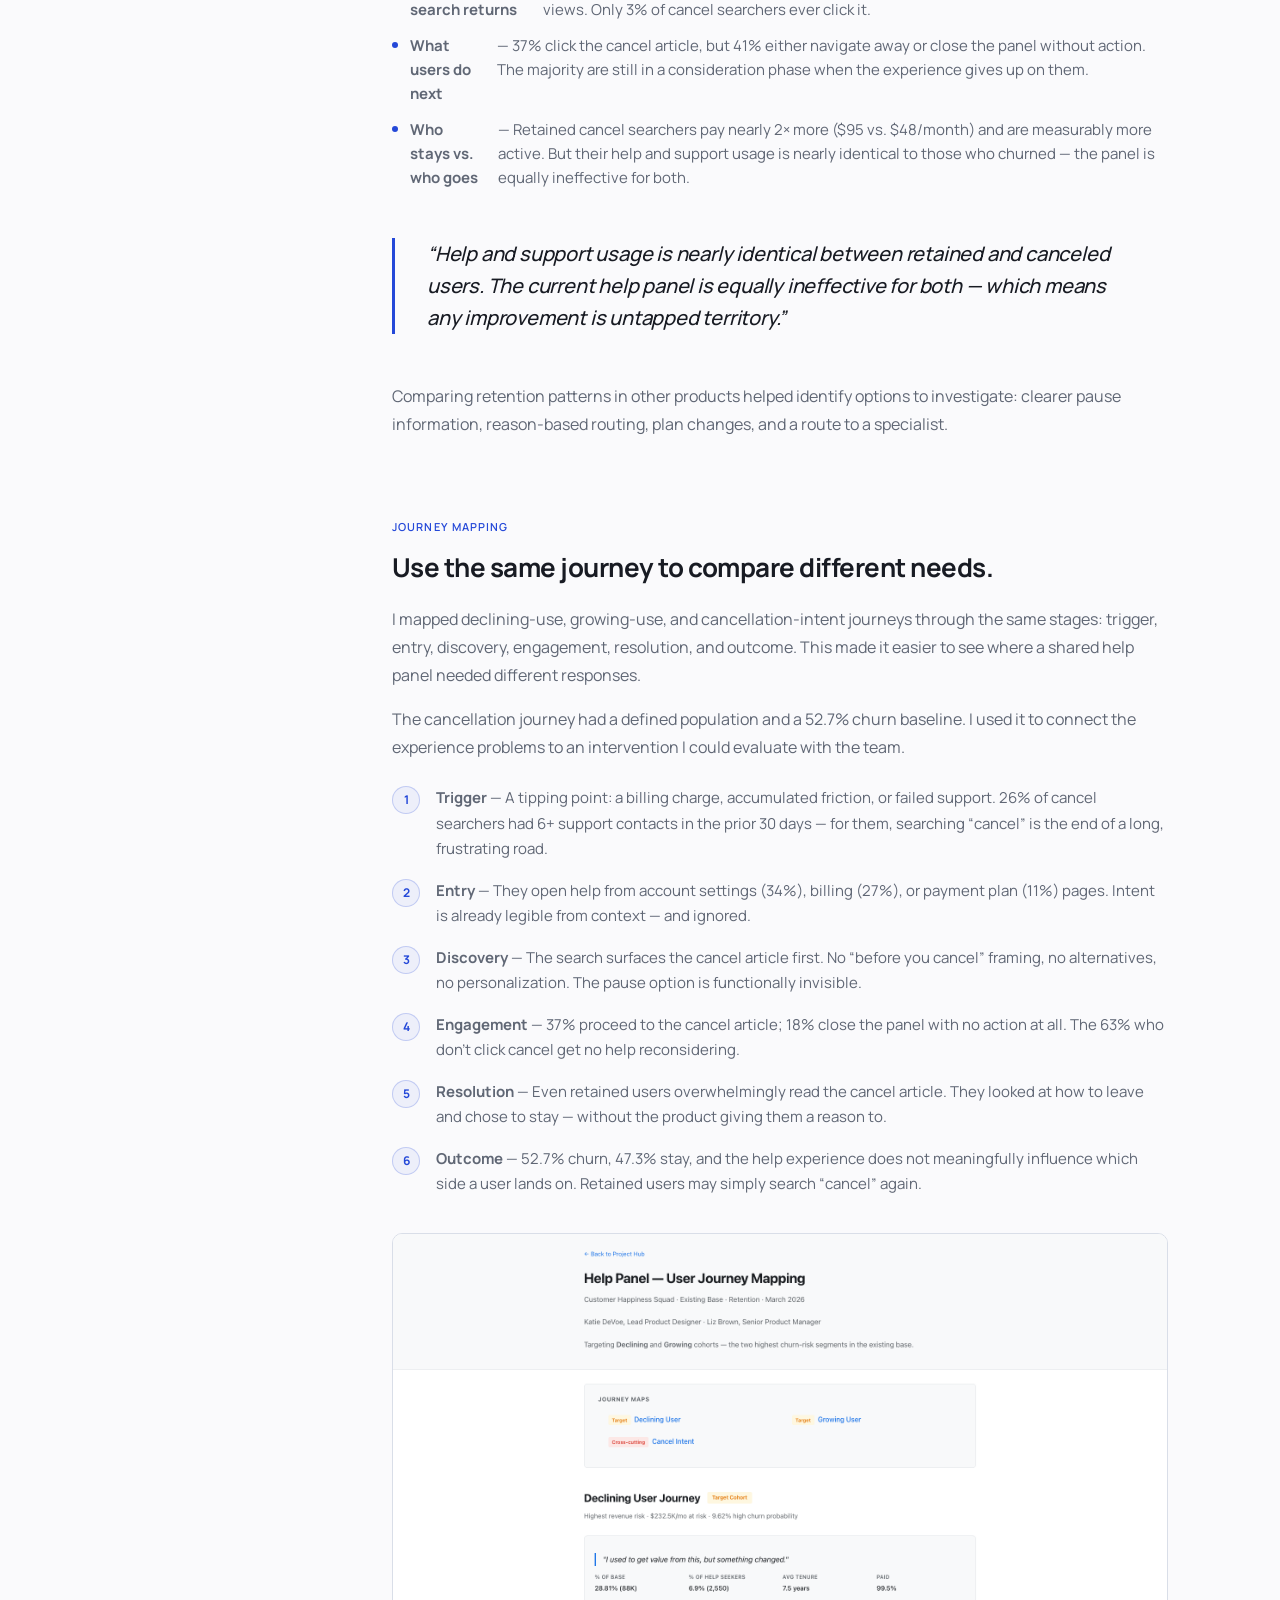
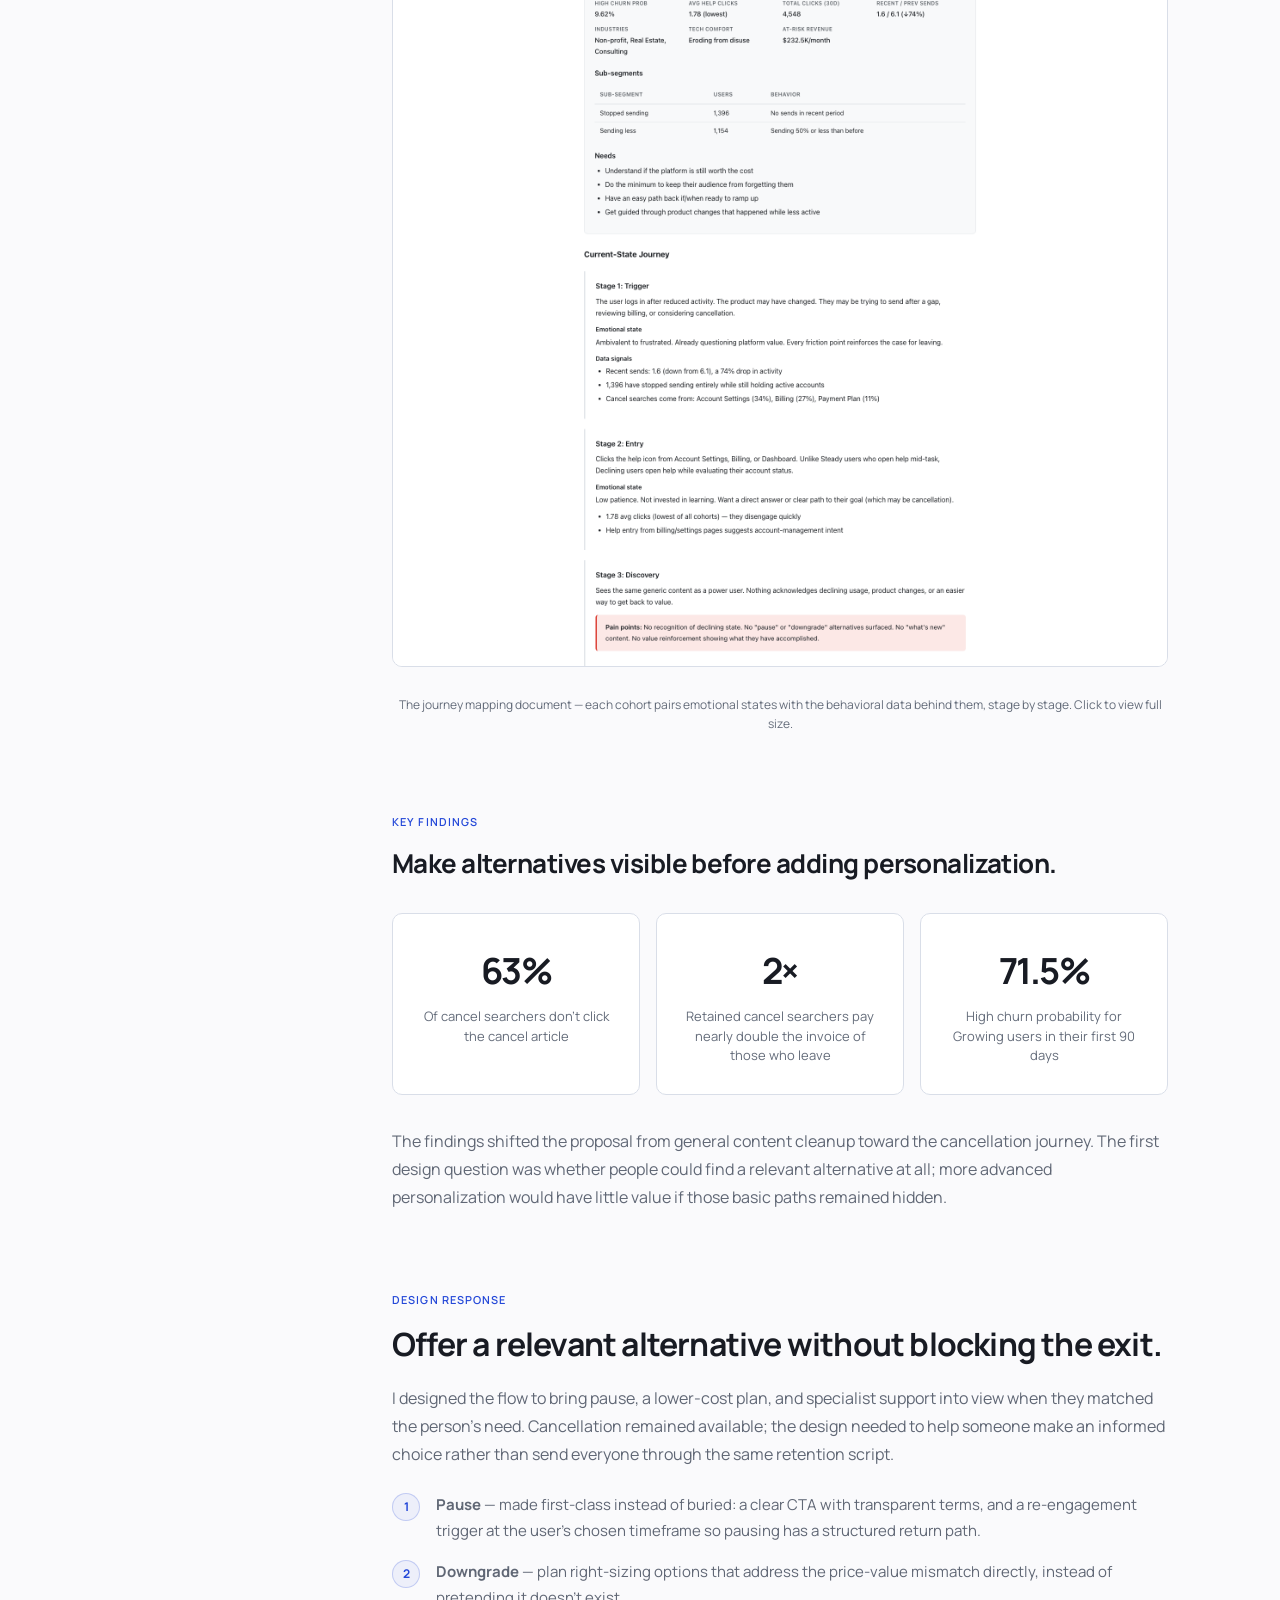
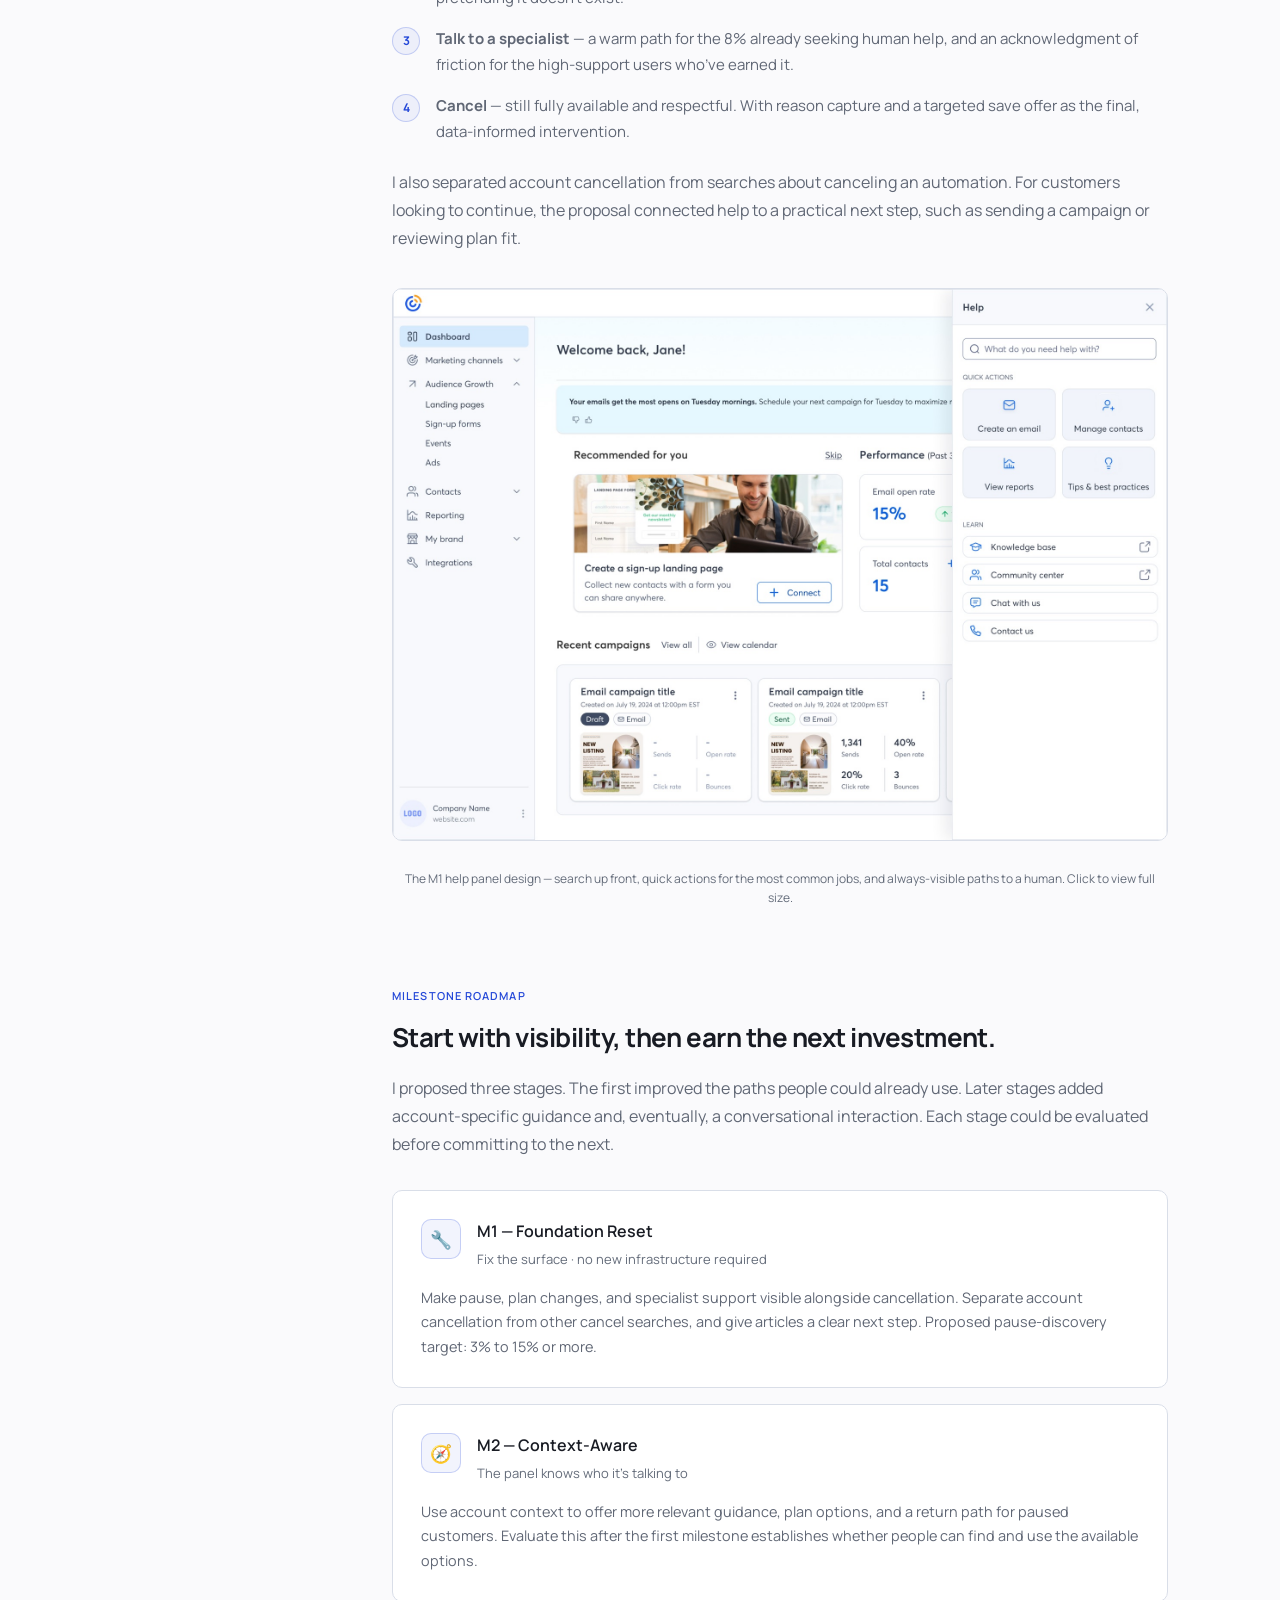
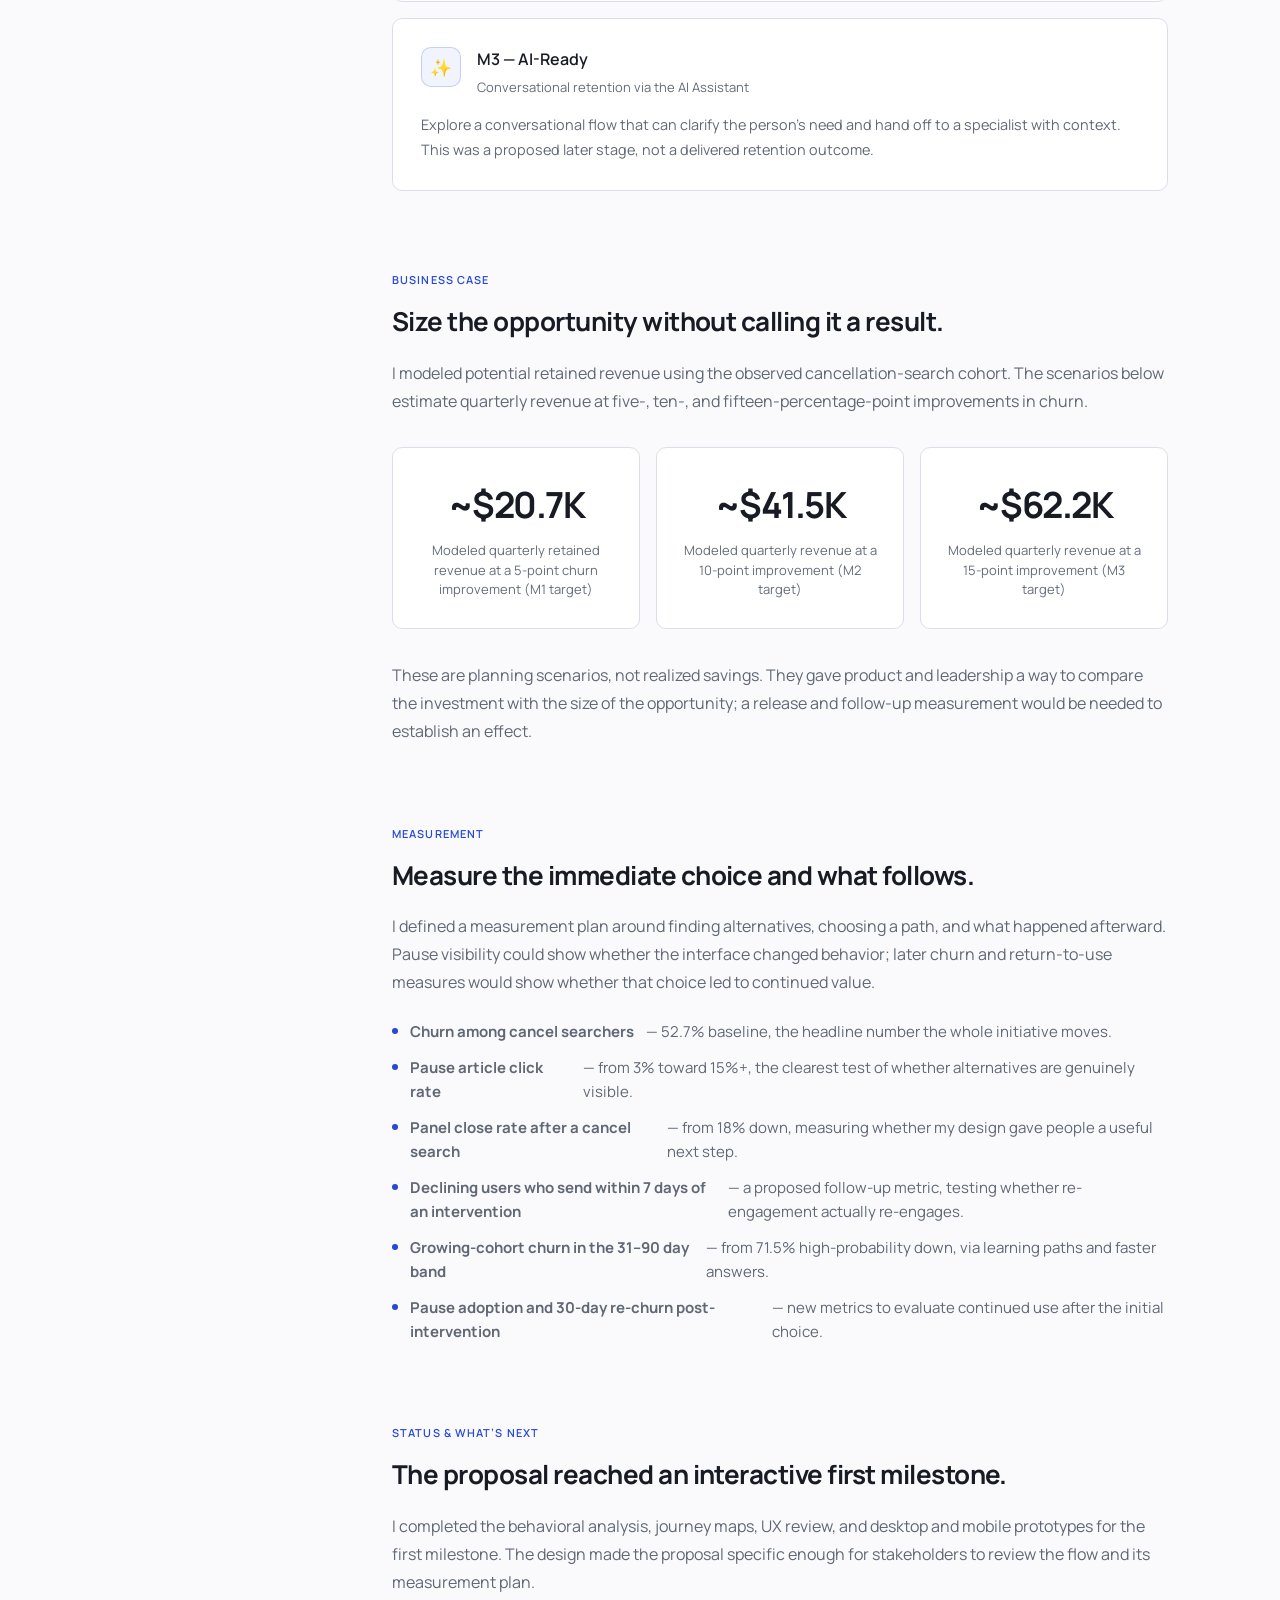
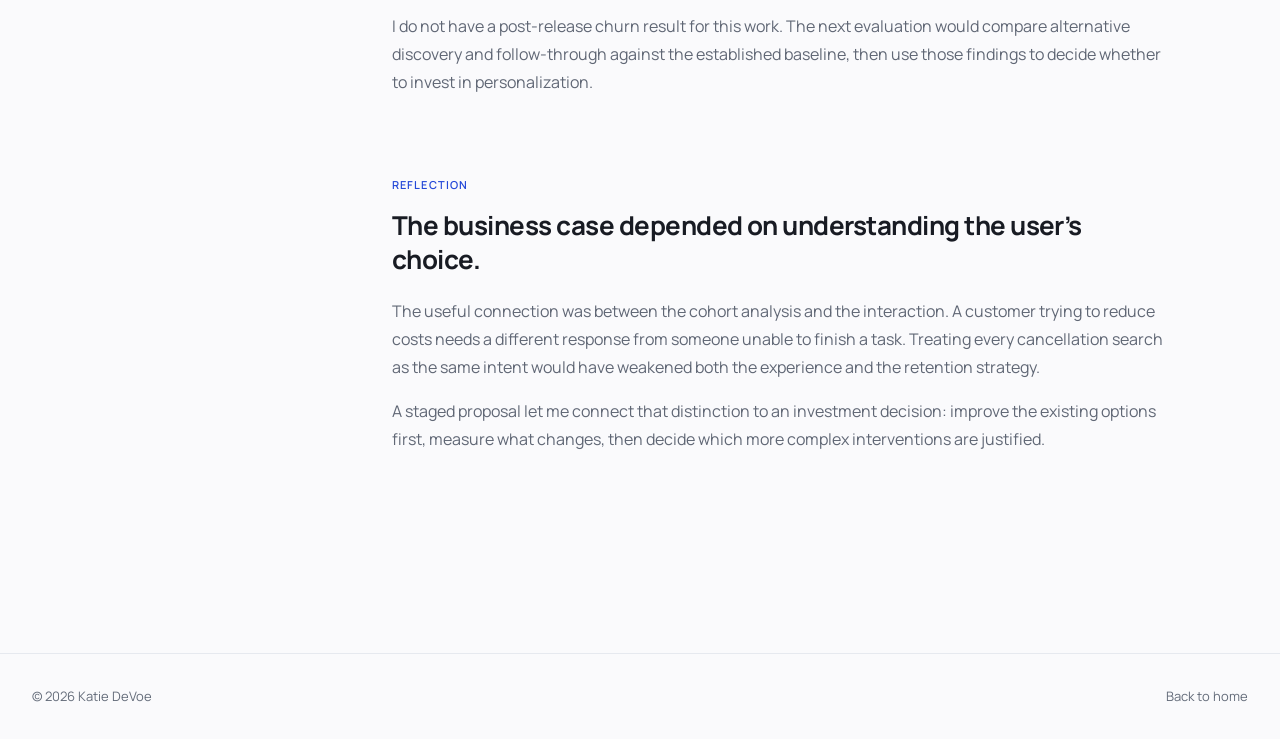
<file: help-panel-case-study.html>
<!DOCTYPE html>

<html lang="en">
<head>
<meta charset="utf-8"/>
<meta content="width=device-width, initial-scale=1.0" name="viewport"/>
<meta content="My core product work at Constant Contact includes help and retention flows informed by search behavior and churn data." name="description"/>
<title>A better decision at the moment of cancellation. — Katie DeVoe</title>
<link href="https://fonts.googleapis.com" rel="preconnect"/>
<link crossorigin="" href="https://fonts.gstatic.com" rel="preconnect"/>
<link href="https://fonts.googleapis.com/css2?family=Manrope:wght@400;500;600;700&amp;family=Newsreader:ital,wght@0,400;0,500;0,600;1,400;1,500&amp;display=swap" rel="stylesheet"/>
<link href="css/styles.css" rel="stylesheet"/>
<link href="/favicon.svg?v=2" rel="icon" type="image/svg+xml"/>
<link href="/favicon.ico?v=2" rel="icon" sizes="32x32" type="image/x-icon"/>
<link href="/apple-touch-icon.png?v=2" rel="apple-touch-icon"/>
</head>
<body>
<site-nav progress=""></site-nav>
<!-- CASE STUDY HERO -->
<header class="cs-hero">
<div class="container">
<nav aria-label="Breadcrumb" class="cs-breadcrumb">
<a href="index.html">Home</a>
<span aria-hidden="true" class="cs-breadcrumb-sep">/</span>
<span>Case Study</span>
</nav>
<div class="cs-meta">
<span class="cs-badge">Design proposal</span>
<span class="cs-company">Constant Contact</span>
<span class="cs-year">2026 · Constant Contact</span>
</div>
<h1 class="cs-title">A better decision at the moment of cancellation.</h1>
<p class="cs-subtitle">As part of my core product work at Constant Contact, I used help-search behavior and churn data to design clearer paths to pause, plan changes, and human support.</p>
<div class="cs-stat-row">
<div class="cs-stat">
<div class="cs-stat-value">52.7%</div>
<div class="cs-stat-label">Of cancel searchers churn — baseline at the time of the analysis</div>
</div>
<div class="cs-stat">
<div class="cs-stat-value">$232.5K</div>
<div class="cs-stat-label">Monthly revenue at risk in the Declining cohort alone</div>
</div>
<div class="cs-stat">
<div class="cs-stat-value">3%</div>
<div class="cs-stat-label">Of cancel searchers found the pause option in the analysis</div>
</div>
<div class="cs-stat">
<div class="cs-stat-value">51%+</div>
<div class="cs-stat-label">Of the analyzed active base in at-risk segments</div>
</div>
</div>
</div>
<!-- HERO IMAGE -->
<div class="container" style="margin-top: 0;">
<figure class="cs-hero-image cs-hero-photo">
<video aria-label="Animated walkthrough of the redesigned help panel: opening the panel, searching, and navigating quick actions and learn links." autoplay="" loop="" muted="" playsinline="" poster="images/help-panel/hero.jpg">
<source src="images/help-panel/experience.mp4" type="video/mp4"/>
<img alt="The redesigned help panel open beside the Constant Contact dashboard." src="images/help-panel/hero.jpg"/>
</video>
<figcaption class="placeholder-caption" style="padding: 12px 0 16px;">The redesigned help panel in motion — search, quick actions, and clear paths to human help, with no dead ends.</figcaption>
</figure>
</div>
</header>
<!-- CASE STUDY BODY -->
<main class="cs-body" style="padding-top: 48px;">
<div class="container">
<div class="cs-layout">
<!-- TABLE OF CONTENTS -->
<aside aria-label="Table of contents" class="cs-toc">
<p class="cs-toc-title">Contents</p>
<nav class="cs-toc-list">
<a href="#overview">Overview</a>
<a href="#problem">The Problem</a>
<a href="#research">Research Approach</a>
<a href="#journeys">Journey Mapping</a>
<a href="#findings">Key Findings</a>
<a href="#design">Design Response</a>
<a href="#roadmap">Milestone Roadmap</a>
<a href="#business-case">Business Case</a>
<a href="#measurement">Measurement</a>
<a href="#status">Status &amp; Next</a>
<a href="#reflection">Reflection</a>
</nav>
</aside>
<!-- CONTENT -->
<div class="cs-content">
<!-- OVERVIEW -->
<section aria-labelledby="overview-title" class="cs-section fade-up" id="overview">
<p class="cs-section-label">Overview</p>
<h2 class="cs-section-title" id="overview-title">The help panel missed a moment that mattered.</h2>
<p class="cs-body-text">People searching for cancellation had different needs: some wanted to leave, some needed a lower-cost plan, and others needed help getting value from the product. The panel gave those situations much the same response.</p>
<p class="cs-body-text">I led the design investigation with a senior product manager. I connected help behavior to customer cohorts, mapped the points where the experience stopped supporting a decision, and proposed a staged response.</p>
<p class="cs-body-text">The goal was to make relevant options visible while preserving a clear path to cancellation.</p>
</section>
<!-- THE PROBLEM -->
<section aria-labelledby="problem-title" class="cs-section fade-up" id="problem">
<p class="cs-section-label">The Problem</p>
<h2 class="cs-section-title" id="problem-title">Long-tenured customers were asking about leaving.</h2>
<p class="cs-body-text">The analysis identified declining-usage and growing-use cohorts with different reasons to seek help. Together, at-risk segments represented more than 51% of the active base.</p>
<div class="workflow-grid" role="list">
<div class="workflow-card fade-up" role="listitem">
<div class="workflow-card-header">
<div aria-hidden="true" class="workflow-icon">📉</div>
<div>
<div class="workflow-card-title">Declining users</div>
<div class="workflow-card-subtitle">28.8% of base · 7.5-year average tenure · $232.5K/month at risk</div>
</div>
</div>
<p class="workflow-card-body">In the declining-use cohort, sending had dropped 74%; nearly 1,400 customers had stopped sending while still paying. I used that behavior to investigate whether the panel could help someone return to a useful task.</p>
</div>
<div class="workflow-card fade-up" role="listitem">
<div class="workflow-card-header">
<div aria-hidden="true" class="workflow-icon">🌱</div>
<div>
<div class="workflow-card-title">Growing users</div>
<div class="workflow-card-subtitle">22.7% of base · 71.5% high churn probability in first 90 days</div>
</div>
</div>
<p class="workflow-card-body">The growing-use cohort explored more campaign types and had the highest help-click engagement. I treated this as a different need from cancellation: guidance that connected a new capability to the work someone was trying to do.</p>
</div>
</div>
<p class="cs-body-text">Across those groups, 2,883 users searched for cancellation in 90 days. Their average tenure was 6.6 years. That made the search a useful place to investigate what had changed in their relationship with the product.</p></section>
<!-- RESEARCH APPROACH -->
<section aria-labelledby="research-title" class="cs-section fade-up" id="research">
<p class="cs-section-label">Research Approach</p>
<h2 class="cs-section-title" id="research-title">Connect the search to what happened afterward.</h2>
<p class="cs-body-text">I analyzed help searches, cohort behavior, and churn outcomes to understand who was using the panel and what they did next. That established a baseline before proposing a new interaction.</p>
<div class="role-list fade-up" role="list">
<div class="role-item" role="listitem"><strong>Where cancel intent originates</strong> — 72% of cancel searches happen on settings or billing pages. Users are already in cancellation mode before they open help.</div>
<div class="role-item" role="listitem"><strong>What the search returns</strong> — “Cancel your account” is the #1 clicked article (920 clicks). The pause article got 53 views. Only 3% of cancel searchers ever click it.</div>
<div class="role-item" role="listitem"><strong>What users do next</strong> — 37% click the cancel article, but 41% either navigate away or close the panel without action. The majority are still in a consideration phase when the experience gives up on them.</div>
<div class="role-item" role="listitem"><strong>Who stays vs. who goes</strong> — Retained cancel searchers pay nearly 2× more ($95 vs. $48/month) and are measurably more active. But their help and support usage is nearly identical to those who churned — the panel is equally ineffective for both.</div>
</div>
<div class="pull-quote fade-up">
<p>“Help and support usage is nearly identical between retained and canceled users. The current help panel is equally ineffective for both — which means any improvement is untapped territory.”</p>
</div>
<p class="cs-body-text">Comparing retention patterns in other products helped identify options to investigate: clearer pause information, reason-based routing, plan changes, and a route to a specialist.</p>
</section>
<!-- JOURNEY MAPPING -->
<section aria-labelledby="journeys-title" class="cs-section fade-up" id="journeys">
<p class="cs-section-label">Journey Mapping</p>
<h2 class="cs-section-title" id="journeys-title">Use the same journey to compare different needs.</h2>
<p class="cs-body-text">I mapped declining-use, growing-use, and cancellation-intent journeys through the same stages: trigger, entry, discovery, engagement, resolution, and outcome. This made it easier to see where a shared help panel needed different responses.</p>
<p class="cs-body-text">The cancellation journey had a defined population and a 52.7% churn baseline. I used it to connect the experience problems to an intervention I could evaluate with the team.</p>
<div class="numbered-list fade-up" role="list">
<div class="numbered-item" role="listitem">
<div aria-hidden="true" class="numbered-item-num">1</div>
<div><strong>Trigger</strong> — A tipping point: a billing charge, accumulated friction, or failed support. 26% of cancel searchers had 6+ support contacts in the prior 30 days — for them, searching “cancel” is the end of a long, frustrating road.</div>
</div>
<div class="numbered-item" role="listitem">
<div aria-hidden="true" class="numbered-item-num">2</div>
<div><strong>Entry</strong> — They open help from account settings (34%), billing (27%), or payment plan (11%) pages. Intent is already legible from context — and ignored.</div>
</div>
<div class="numbered-item" role="listitem">
<div aria-hidden="true" class="numbered-item-num">3</div>
<div><strong>Discovery</strong> — The search surfaces the cancel article first. No “before you cancel” framing, no alternatives, no personalization. The pause option is functionally invisible.</div>
</div>
<div class="numbered-item" role="listitem">
<div aria-hidden="true" class="numbered-item-num">4</div>
<div><strong>Engagement</strong> — 37% proceed to the cancel article; 18% close the panel with no action at all. The 63% who don’t click cancel get no help reconsidering.</div>
</div>
<div class="numbered-item" role="listitem">
<div aria-hidden="true" class="numbered-item-num">5</div>
<div><strong>Resolution</strong> — Even retained users overwhelmingly read the cancel article. They looked at how to leave and chose to stay — without the product giving them a reason to.</div>
</div>
<div class="numbered-item" role="listitem">
<div aria-hidden="true" class="numbered-item-num">6</div>
<div><strong>Outcome</strong> — 52.7% churn, 47.3% stay, and the help experience does not meaningfully influence which side a user lands on. Retained users may simply search “cancel” again.</div>
</div>
</div>
<figure class="cs-image-figure fade-up">
<a href="images/help-panel/journey-maps.png" rel="noopener" target="_blank">
<img alt="The Help Panel user journey mapping document: Declining, Growing, and Cancel Intent journey maps, with the Declining cohort summary showing $232.5K/month at risk, sub-segments, user needs, and stage-by-stage current-state journey with emotional states and data signals." loading="lazy" src="images/help-panel/journey-maps.png"/>
</a>
<figcaption class="placeholder-caption" style="padding: 12px 4px 0; font-style: normal;">The journey mapping document — each cohort pairs emotional states with the behavioral data behind them, stage by stage. Click to view full size.</figcaption>
</figure>
</section>
<!-- KEY FINDINGS -->
<section aria-labelledby="findings-title" class="cs-section fade-up" id="findings">
<p class="cs-section-label">Key Findings</p>
<h2 class="cs-section-title" id="findings-title">Make alternatives visible before adding personalization.</h2>
<div class="outcome-grid fade-up">
<div class="outcome-card">
<div class="outcome-value">63%</div>
<div class="outcome-label">Of cancel searchers don’t click the cancel article </div>
</div>
<div class="outcome-card">
<div class="outcome-value">2×</div>
<div class="outcome-label">Retained cancel searchers pay nearly double the invoice of those who leave</div>
</div>
<div class="outcome-card">
<div class="outcome-value">71.5%</div>
<div class="outcome-label">High churn probability for Growing users in their first 90 days</div>
</div>
</div>
<p class="cs-body-text" style="margin-top: 24px;">The findings shifted the proposal from general content cleanup toward the cancellation journey. The first design question was whether people could find a relevant alternative at all; more advanced personalization would have little value if those basic paths remained hidden.</p>
</section>
<!-- DESIGN RESPONSE -->
<section aria-labelledby="design-title" class="cs-section fade-up" id="design">
<p class="cs-section-label">Design Response</p>
<h2 class="cs-section-title-lg" id="design-title">Offer a relevant alternative without blocking the exit.</h2>
<p class="cs-body-text">I designed the flow to bring pause, a lower-cost plan, and specialist support into view when they matched the person’s need. Cancellation remained available; the design needed to help someone make an informed choice rather than send everyone through the same retention script.</p>
<div class="numbered-list fade-up" role="list">
<div class="numbered-item" role="listitem">
<div aria-hidden="true" class="numbered-item-num">1</div>
<div><strong>Pause</strong> — made first-class instead of buried: a clear CTA with transparent terms, and a re-engagement trigger at the user’s chosen timeframe so pausing has a structured return path.</div>
</div>
<div class="numbered-item" role="listitem">
<div aria-hidden="true" class="numbered-item-num">2</div>
<div><strong>Downgrade</strong> — plan right-sizing options that address the price-value mismatch directly, instead of pretending it doesn’t exist.</div>
</div>
<div class="numbered-item" role="listitem">
<div aria-hidden="true" class="numbered-item-num">3</div>
<div><strong>Talk to a specialist</strong> — a warm path for the 8% already seeking human help, and an acknowledgment of friction for the high-support users who’ve earned it.</div>
</div>
<div class="numbered-item" role="listitem">
<div aria-hidden="true" class="numbered-item-num">4</div>
<div><strong>Cancel</strong> — still fully available and respectful. With reason capture and a targeted save offer as the final, data-informed intervention.</div>
</div>
</div>
<p class="cs-body-text">I also separated account cancellation from searches about canceling an automation. For customers looking to continue, the proposal connected help to a practical next step, such as sending a campaign or reviewing plan fit.</p>
<figure class="cs-image-figure fade-up">
<a href="images/help-panel/hero.jpg" rel="noopener" target="_blank">
<img alt="The redesigned help panel design: a search field asking 'What do you need help with?', quick-action tiles, and learn links including chat and contact options." loading="lazy" src="images/help-panel/hero.jpg"/>
</a>
<figcaption class="placeholder-caption" style="padding: 12px 4px 0; font-style: normal;">The M1 help panel design — search up front, quick actions for the most common jobs, and always-visible paths to a human. Click to view full size.</figcaption>
</figure>
</section>
<!-- MILESTONE ROADMAP -->
<section aria-labelledby="roadmap-title" class="cs-section fade-up" id="roadmap">
<p class="cs-section-label">Milestone Roadmap</p>
<h2 class="cs-section-title" id="roadmap-title">Start with visibility, then earn the next investment.</h2>
<p class="cs-body-text">I proposed three stages. The first improved the paths people could already use. Later stages added account-specific guidance and, eventually, a conversational interaction. Each stage could be evaluated before committing to the next.</p>
<div class="workflow-grid" role="list">
<div class="workflow-card fade-up" role="listitem">
<div class="workflow-card-header">
<div aria-hidden="true" class="workflow-icon">🔧</div>
<div>
<div class="workflow-card-title">M1 — Foundation Reset</div>
<div class="workflow-card-subtitle">Fix the surface · no new infrastructure required</div>
</div>
</div>
<p class="workflow-card-body">Make pause, plan changes, and specialist support visible alongside cancellation. Separate account cancellation from other cancel searches, and give articles a clear next step. Proposed pause-discovery target: 3% to 15% or more.</p>
</div>
<div class="workflow-card fade-up" role="listitem">
<div class="workflow-card-header">
<div aria-hidden="true" class="workflow-icon">🧭</div>
<div>
<div class="workflow-card-title">M2 — Context-Aware</div>
<div class="workflow-card-subtitle">The panel knows who it’s talking to</div>
</div>
</div>
<p class="workflow-card-body">Use account context to offer more relevant guidance, plan options, and a return path for paused customers. Evaluate this after the first milestone establishes whether people can find and use the available options.</p>
</div>
<div class="workflow-card fade-up" role="listitem">
<div class="workflow-card-header">
<div aria-hidden="true" class="workflow-icon">✨</div>
<div>
<div class="workflow-card-title">M3 — AI-Ready</div>
<div class="workflow-card-subtitle">Conversational retention via the AI Assistant</div>
</div>
</div>
<p class="workflow-card-body">Explore a conversational flow that can clarify the person’s need and hand off to a specialist with context. This was a proposed later stage, not a delivered retention outcome.</p>
</div>
</div>
</section>
<!-- BUSINESS CASE -->
<section aria-labelledby="business-title" class="cs-section fade-up" id="business-case">
<p class="cs-section-label">Business Case</p>
<h2 class="cs-section-title" id="business-title">Size the opportunity without calling it a result.</h2>
<p class="cs-body-text">I modeled potential retained revenue using the observed cancellation-search cohort. The scenarios below estimate quarterly revenue at five-, ten-, and fifteen-percentage-point improvements in churn.</p>
<div class="outcome-grid fade-up">
<div class="outcome-card">
<div class="outcome-value">~$20.7K</div>
<div class="outcome-label">Modeled quarterly retained revenue at a 5-point churn improvement (M1 target)</div>
</div>
<div class="outcome-card">
<div class="outcome-value">~$41.5K</div>
<div class="outcome-label">Modeled quarterly revenue at a 10-point improvement (M2 target)</div>
</div>
<div class="outcome-card">
<div class="outcome-value">~$62.2K</div>
<div class="outcome-label">Modeled quarterly revenue at a 15-point improvement (M3 target)</div>
</div>
</div>
<p class="cs-body-text" style="margin-top: 24px;">These are planning scenarios, not realized savings. They gave product and leadership a way to compare the investment with the size of the opportunity; a release and follow-up measurement would be needed to establish an effect.</p>
</section>
<!-- MEASUREMENT -->
<section aria-labelledby="measurement-title" class="cs-section fade-up" id="measurement">
<p class="cs-section-label">Measurement</p>
<h2 class="cs-section-title" id="measurement-title">Measure the immediate choice and what follows.</h2>
<p class="cs-body-text">I defined a measurement plan around finding alternatives, choosing a path, and what happened afterward. Pause visibility could show whether the interface changed behavior; later churn and return-to-use measures would show whether that choice led to continued value.</p>
<div class="role-list fade-up" role="list">
<div class="role-item" role="listitem"><strong>Churn among cancel searchers</strong> — 52.7% baseline, the headline number the whole initiative moves.</div>
<div class="role-item" role="listitem"><strong>Pause article click rate</strong> — from 3% toward 15%+, the clearest test of whether alternatives are genuinely visible.</div>
<div class="role-item" role="listitem"><strong>Panel close rate after a cancel search</strong> — from 18% down, measuring whether my design gave people a useful next step.</div>
<div class="role-item" role="listitem"><strong>Declining users who send within 7 days of an intervention</strong> — a proposed follow-up metric, testing whether re-engagement actually re-engages.</div>
<div class="role-item" role="listitem"><strong>Growing-cohort churn in the 31–90 day band</strong> — from 71.5% high-probability down, via learning paths and faster answers.</div>
<div class="role-item" role="listitem"><strong>Pause adoption and 30-day re-churn post-intervention</strong> — new metrics to evaluate continued use after the initial choice.</div>
</div>
</section>
<!-- STATUS & NEXT -->
<section aria-labelledby="status-title" class="cs-section fade-up" id="status">
<p class="cs-section-label">Status &amp; What’s Next</p>
<h2 class="cs-section-title" id="status-title">The proposal reached an interactive first milestone.</h2>
<p class="cs-body-text">I completed the behavioral analysis, journey maps, UX review, and desktop and mobile prototypes for the first milestone. The design made the proposal specific enough for stakeholders to review the flow and its measurement plan.</p><p class="cs-body-text">I do not have a post-release churn result for this work. The next evaluation would compare alternative discovery and follow-through against the established baseline, then use those findings to decide whether to invest in personalization.</p></section>
<!-- REFLECTION -->
<section aria-labelledby="reflection-title" class="cs-section fade-up" id="reflection">
<p class="cs-section-label">Reflection</p>
<h2 class="cs-section-title" id="reflection-title">The business case depended on understanding the user’s choice.</h2>
<p class="cs-body-text">The useful connection was between the cohort analysis and the interaction. A customer trying to reduce costs needs a different response from someone unable to finish a task. Treating every cancellation search as the same intent would have weakened both the experience and the retention strategy.</p><p class="cs-body-text">A staged proposal let me connect that distinction to an investment decision: improve the existing options first, measure what changes, then decide which more complex interventions are justified.</p></section>
</div>
</div>
</div>
</main>
<site-footer back=""></site-footer>
<script src="js/site.js?v=12"></script>
<script src="js/main.js"></script>
</body>
</html>
</file>
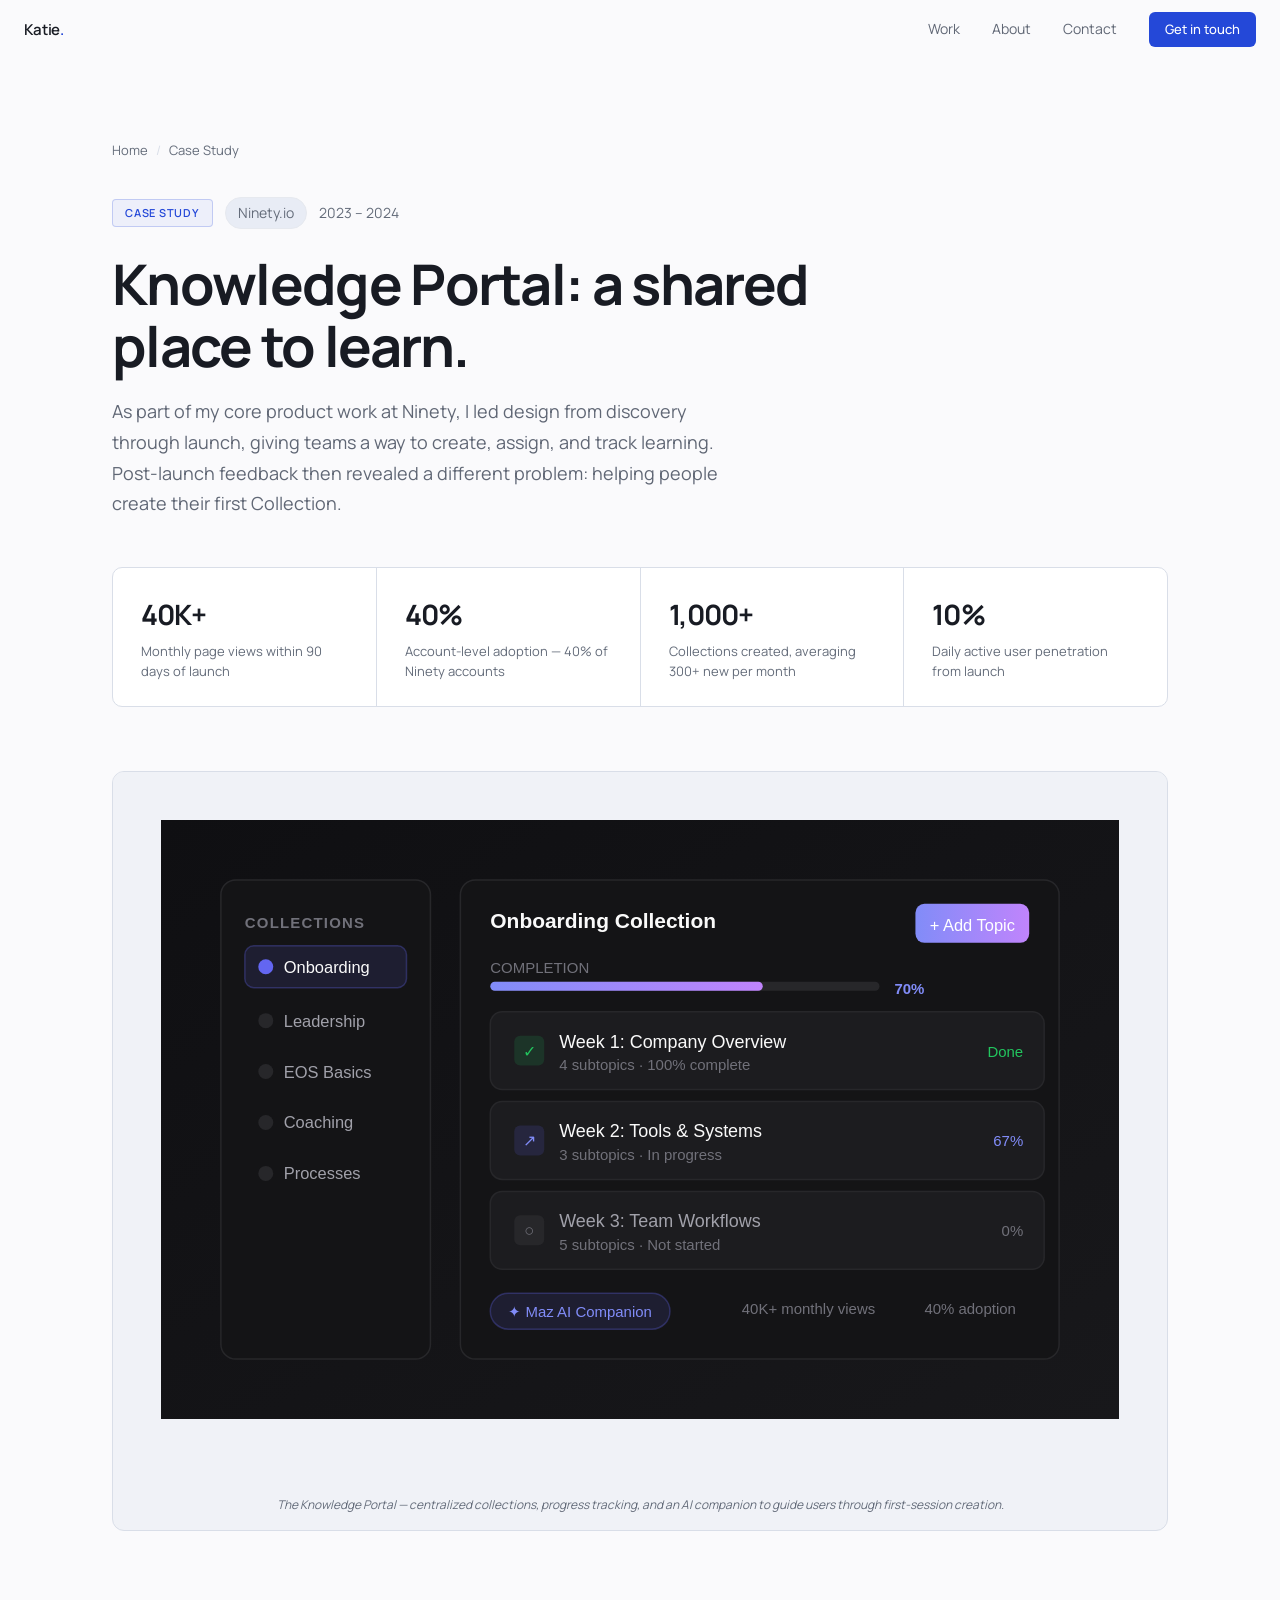
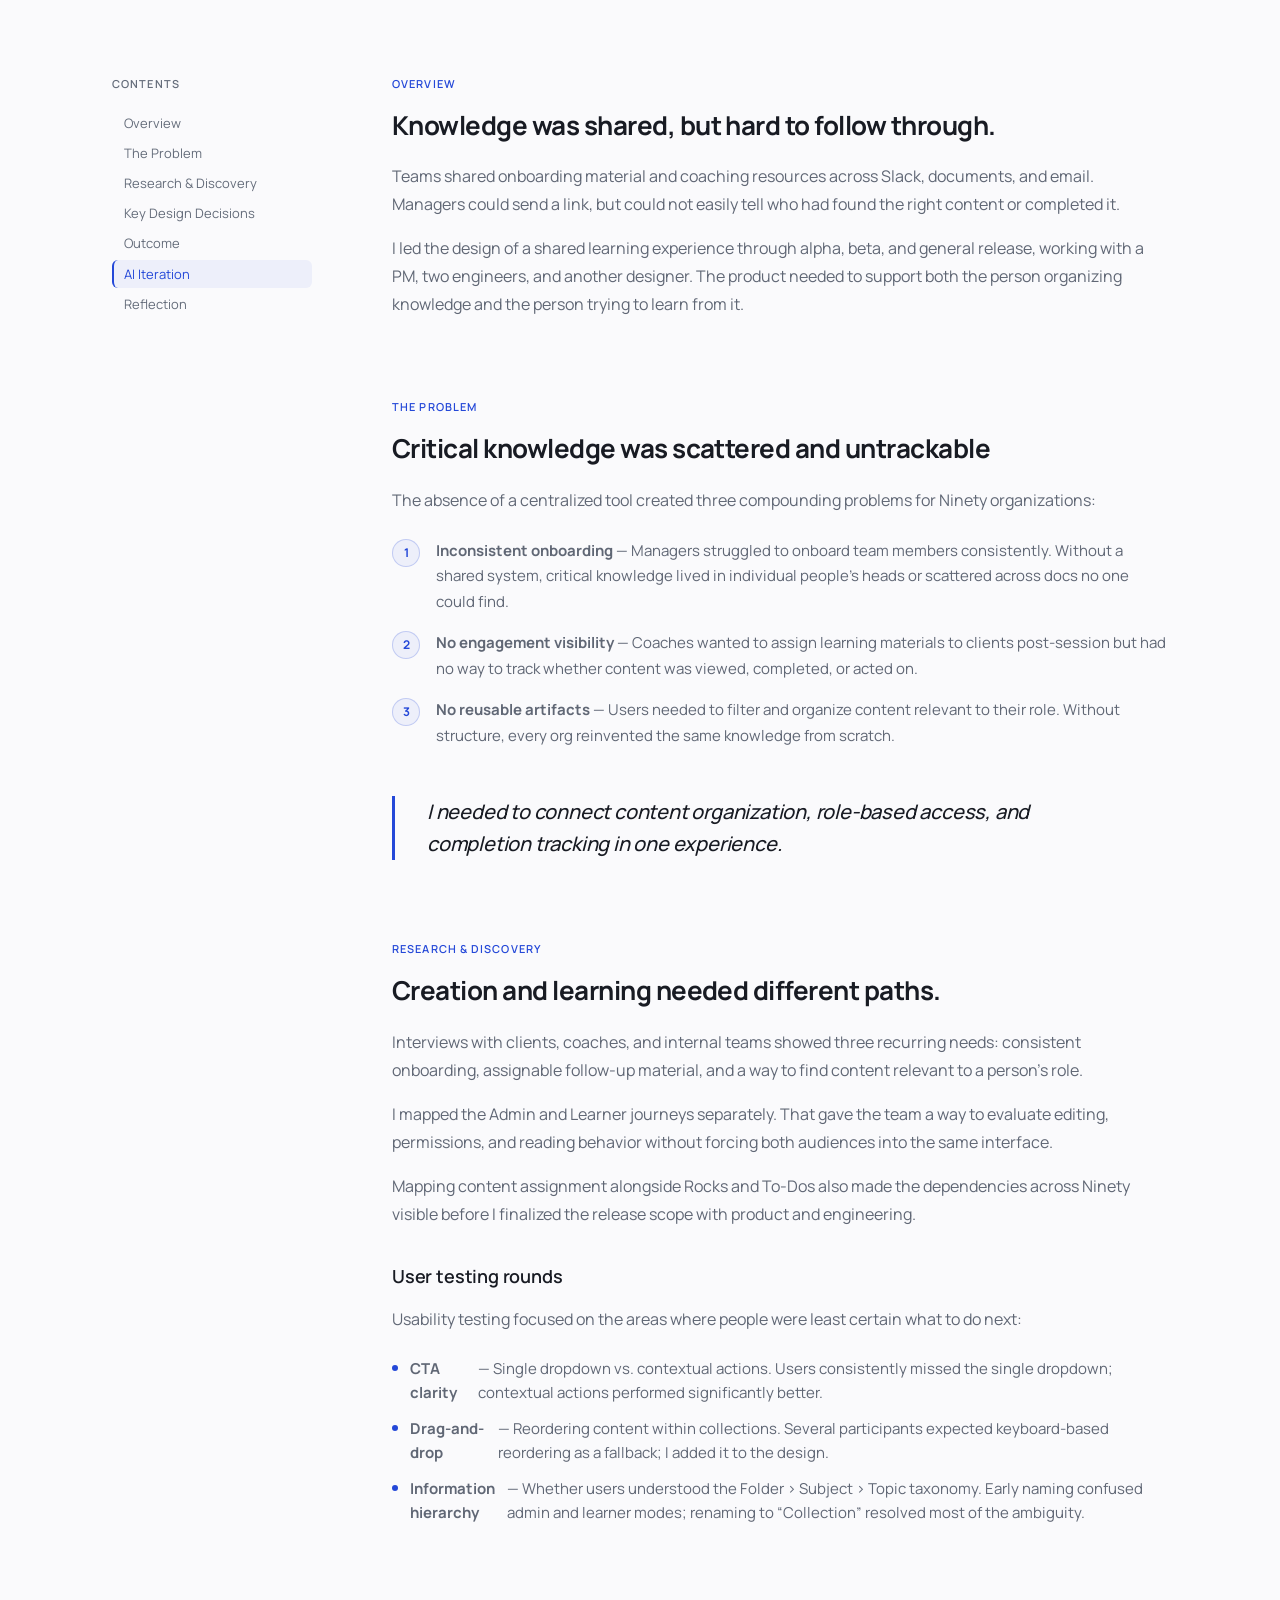
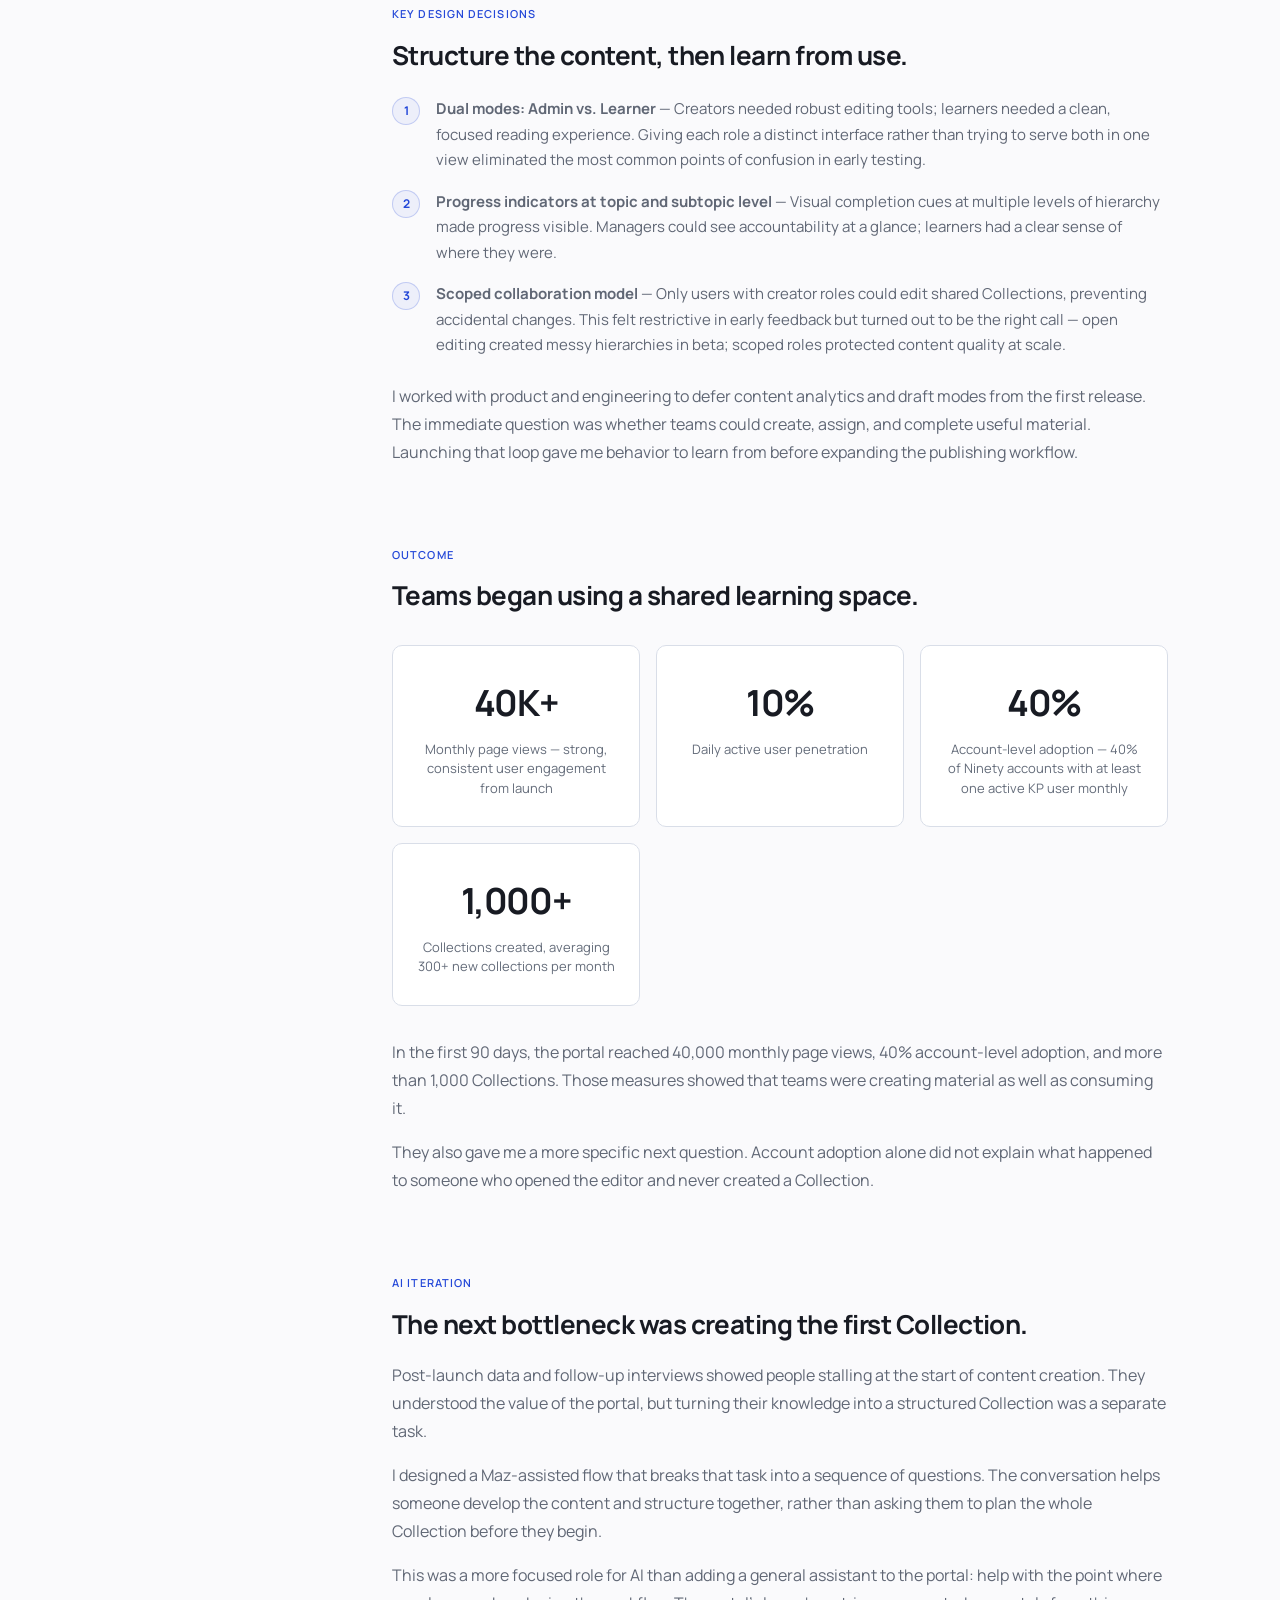
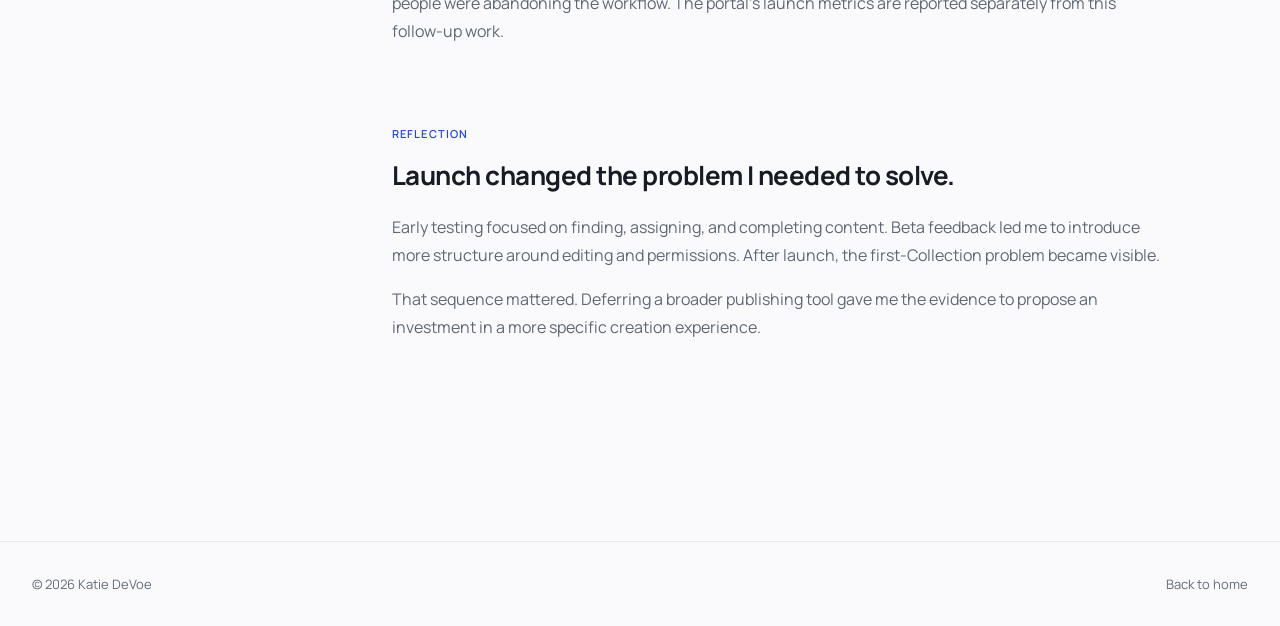
<file: knowledge-portal.html>
<!DOCTYPE html>

<html lang="en">
<head>
<meta charset="utf-8"/>
<meta content="width=device-width, initial-scale=1.0" name="viewport"/>
<meta content="My core product work at Ninety includes leading Knowledge Portal design from discovery through launch and improving first-time Collection creation." name="description"/>
<title>Knowledge Portal: a shared place to learn. — Katie DeVoe</title>
<link href="https://fonts.googleapis.com" rel="preconnect"/>
<link crossorigin="" href="https://fonts.gstatic.com" rel="preconnect"/>
<link href="https://fonts.googleapis.com/css2?family=Manrope:wght@400;500;600;700&amp;family=Newsreader:ital,wght@0,400;0,500;0,600;1,400;1,500&amp;display=swap" rel="stylesheet"/>
<link href="css/styles.css" rel="stylesheet"/>
<link href="/favicon.svg?v=2" rel="icon" type="image/svg+xml"/>
<link href="/favicon.ico?v=2" rel="icon" sizes="32x32" type="image/x-icon"/>
<link href="/apple-touch-icon.png?v=2" rel="apple-touch-icon"/>
</head>
<body>
<site-nav progress=""></site-nav>
<!-- CASE STUDY HERO -->
<header class="cs-hero">
<div class="container">
<nav aria-label="Breadcrumb" class="cs-breadcrumb">
<a href="index.html">Home</a>
<span aria-hidden="true" class="cs-breadcrumb-sep">/</span>
<span>Case Study</span>
</nav>
<div class="cs-meta">
<span class="cs-badge">Case Study</span>
<span class="cs-company">Ninety.io</span>
<span class="cs-year">2023 – 2024</span>
</div>
<h1 class="cs-title">Knowledge Portal: a shared place to learn.</h1>
<p class="cs-subtitle">As part of my core product work at Ninety, I led design from discovery through launch, giving teams a way to create, assign, and track learning. Post-launch feedback then revealed a different problem: helping people create their first Collection.</p>
<div class="cs-stat-row">
<div class="cs-stat">
<div class="cs-stat-value">40K+</div>
<div class="cs-stat-label">Monthly page views within 90 days of launch</div>
</div>
<div class="cs-stat">
<div class="cs-stat-value">40%</div>
<div class="cs-stat-label">Account-level adoption — 40% of Ninety accounts</div>
</div>
<div class="cs-stat">
<div class="cs-stat-value">1,000+</div>
<div class="cs-stat-label">Collections created, averaging 300+ new per month</div>
</div>
<div class="cs-stat">
<div class="cs-stat-value">10%</div>
<div class="cs-stat-label">Daily active user penetration from launch</div>
</div>
</div>
</div>
<div class="container" style="margin-top: 0;">
<figure class="cs-hero-image cs-hero-photo">
<img alt="Knowledge Portal UI showing collections list, topic progress indicators, and the Maz AI companion integration." loading="eager" src="images/knowledge-portal/hero.svg" style="background: var(--bg-secondary); padding: 48px; object-fit: contain;"/>
<figcaption class="placeholder-caption" style="padding: 12px 0 16px;">The Knowledge Portal — centralized collections, progress tracking, and an AI companion to guide users through first-session creation.</figcaption>
</figure>
</div>
</header>
<!-- CASE STUDY BODY -->
<main class="cs-body">
<div class="container">
<div class="cs-layout">
<!-- TABLE OF CONTENTS -->
<aside aria-label="Table of contents" class="cs-toc">
<p class="cs-toc-title">Contents</p>
<nav class="cs-toc-list">
<a href="#overview">Overview</a>
<a href="#problem">The Problem</a>
<a href="#research">Research &amp; Discovery</a>
<a href="#design">Key Design Decisions</a>
<a href="#outcome">Outcome</a>
<a href="#ai-iteration">AI Iteration</a>
<a href="#reflection">Reflection</a>
</nav>
</aside>
<!-- CONTENT -->
<div class="cs-content">
<!-- OVERVIEW -->
<section aria-labelledby="overview-title" class="cs-section fade-up" id="overview">
<p class="cs-section-label">Overview</p>
<h2 class="cs-section-title" id="overview-title">Knowledge was shared, but hard to follow through.</h2>
<p class="cs-body-text">Teams shared onboarding material and coaching resources across Slack, documents, and email. Managers could send a link, but could not easily tell who had found the right content or completed it.</p>
<p class="cs-body-text">I led the design of a shared learning experience through alpha, beta, and general release, working with a PM, two engineers, and another designer. The product needed to support both the person organizing knowledge and the person trying to learn from it.</p>
</section>
<!-- THE PROBLEM -->
<section aria-labelledby="problem-title" class="cs-section fade-up" id="problem">
<p class="cs-section-label">The Problem</p>
<h2 class="cs-section-title" id="problem-title">Critical knowledge was scattered and untrackable</h2>
<p class="cs-body-text">
              The absence of a centralized tool created three compounding problems for Ninety organizations:
            </p>
<div class="numbered-list fade-up" role="list">
<div class="numbered-item" role="listitem">
<div aria-hidden="true" class="numbered-item-num">1</div>
<div><strong>Inconsistent onboarding</strong> — Managers struggled to onboard team members consistently. Without a shared system, critical knowledge lived in individual people’s heads or scattered across docs no one could find.</div>
</div>
<div class="numbered-item" role="listitem">
<div aria-hidden="true" class="numbered-item-num">2</div>
<div><strong>No engagement visibility</strong> — Coaches wanted to assign learning materials to clients post-session but had no way to track whether content was viewed, completed, or acted on.</div>
</div>
<div class="numbered-item" role="listitem">
<div aria-hidden="true" class="numbered-item-num">3</div>
<div><strong>No reusable artifacts</strong> — Users needed to filter and organize content relevant to their role. Without structure, every org reinvented the same knowledge from scratch.</div>
</div>
</div>
<div class="pull-quote fade-up">
<p>I needed to connect content organization, role-based access, and completion tracking in one experience.</p>
</div>
</section>
<!-- RESEARCH & DISCOVERY -->
<section aria-labelledby="research-title" class="cs-section fade-up" id="research">
<p class="cs-section-label">Research &amp; Discovery</p>
<h2 class="cs-section-title" id="research-title">Creation and learning needed different paths.</h2>
<p class="cs-body-text">Interviews with clients, coaches, and internal teams showed three recurring needs: consistent onboarding, assignable follow-up material, and a way to find content relevant to a person’s role.</p>
<p class="cs-body-text">I mapped the Admin and Learner journeys separately. That gave the team a way to evaluate editing, permissions, and reading behavior without forcing both audiences into the same interface.</p>
<p class="cs-body-text">Mapping content assignment alongside Rocks and To-Dos also made the dependencies across Ninety visible before I finalized the release scope with product and engineering.</p>
<h3 class="cs-section-subtitle" style="margin-top: 36px;">User testing rounds</h3>
<p class="cs-body-text">Usability testing focused on the areas where people were least certain what to do next:</p>
<div class="role-list fade-up" role="list">
<div class="role-item" role="listitem"><strong>CTA clarity</strong> — Single dropdown vs. contextual actions. Users consistently missed the single dropdown; contextual actions performed significantly better.</div>
<div class="role-item" role="listitem"><strong>Drag-and-drop</strong> — Reordering content within collections. Several participants expected keyboard-based reordering as a fallback; I added it to the design.</div>
<div class="role-item" role="listitem"><strong>Information hierarchy</strong> — Whether users understood the Folder › Subject › Topic taxonomy. Early naming confused admin and learner modes; renaming to “Collection” resolved most of the ambiguity.</div>
</div>
</section>
<!-- KEY DESIGN DECISIONS -->
<section aria-labelledby="design-title" class="cs-section fade-up" id="design">
<p class="cs-section-label">Key Design Decisions</p>
<h2 class="cs-section-title" id="design-title">Structure the content, then learn from use.</h2>
<div class="numbered-list fade-up" role="list">
<div class="numbered-item" role="listitem">
<div aria-hidden="true" class="numbered-item-num">1</div>
<div><strong>Dual modes: Admin vs. Learner</strong> — Creators needed robust editing tools; learners needed a clean, focused reading experience. Giving each role a distinct interface rather than trying to serve both in one view eliminated the most common points of confusion in early testing.</div>
</div>
<div class="numbered-item" role="listitem">
<div aria-hidden="true" class="numbered-item-num">2</div>
<div><strong>Progress indicators at topic and subtopic level</strong> — Visual completion cues at multiple levels of hierarchy made progress visible. Managers could see accountability at a glance; learners had a clear sense of where they were. </div>
</div>
<div class="numbered-item" role="listitem">
<div aria-hidden="true" class="numbered-item-num">3</div>
<div><strong>Scoped collaboration model</strong> — Only users with creator roles could edit shared Collections, preventing accidental changes. This felt restrictive in early feedback but turned out to be the right call — open editing created messy hierarchies in beta; scoped roles protected content quality at scale.</div>
</div>
</div>
<p class="cs-body-text">I worked with product and engineering to defer content analytics and draft modes from the first release. The immediate question was whether teams could create, assign, and complete useful material. Launching that loop gave me behavior to learn from before expanding the publishing workflow.</p></section>
<!-- OUTCOME -->
<section aria-labelledby="outcome-title" class="cs-section fade-up" id="outcome">
<p class="cs-section-label">Outcome</p>
<h2 class="cs-section-title" id="outcome-title">Teams began using a shared learning space.</h2>
<div class="outcome-grid fade-up">
<div class="outcome-card">
<div class="outcome-value">40K+</div>
<div class="outcome-label">Monthly page views — strong, consistent user engagement from launch</div>
</div>
<div class="outcome-card">
<div class="outcome-value">10%</div>
<div class="outcome-label">Daily active user penetration </div>
</div>
<div class="outcome-card">
<div class="outcome-value">40%</div>
<div class="outcome-label">Account-level adoption — 40% of Ninety accounts with at least one active KP user monthly</div>
</div>
<div class="outcome-card">
<div class="outcome-value">1,000+</div>
<div class="outcome-label">Collections created, averaging 300+ new collections per month</div>
</div>
</div>
<p class="cs-body-text">In the first 90 days, the portal reached 40,000 monthly page views, 40% account-level adoption, and more than 1,000 Collections. Those measures showed that teams were creating material as well as consuming it.</p><p class="cs-body-text">They also gave me a more specific next question. Account adoption alone did not explain what happened to someone who opened the editor and never created a Collection.</p></section>
<!-- AI ITERATION -->
<section aria-labelledby="ai-title" class="cs-section fade-up" id="ai-iteration">
<p class="cs-section-label">AI Iteration</p>
<h2 class="cs-section-title" id="ai-title">The next bottleneck was creating the first Collection.</h2>
<p class="cs-body-text">Post-launch data and follow-up interviews showed people stalling at the start of content creation. They understood the value of the portal, but turning their knowledge into a structured Collection was a separate task.</p>
<p class="cs-body-text">I designed a Maz-assisted flow that breaks that task into a sequence of questions. The conversation helps someone develop the content and structure together, rather than asking them to plan the whole Collection before they begin.</p>
<p class="cs-body-text">This was a more focused role for AI than adding a general assistant to the portal: help with the point where people were abandoning the workflow. The portal’s launch metrics are reported separately from this follow-up work.</p>
</section>
<!-- REFLECTION -->
<section aria-labelledby="reflection-title" class="cs-section fade-up" id="reflection">
<p class="cs-section-label">Reflection</p>
<h2 class="cs-section-title" id="reflection-title">Launch changed the problem I needed to solve.</h2>
<p class="cs-body-text">Early testing focused on finding, assigning, and completing content. Beta feedback led me to introduce more structure around editing and permissions. After launch, the first-Collection problem became visible.</p><p class="cs-body-text">That sequence mattered. Deferring a broader publishing tool gave me the evidence to propose an investment in a more specific creation experience.</p></section>
</div>
</div>
</div>
</main>
<site-footer back=""></site-footer>
<script src="js/site.js?v=12"></script>
<script src="js/main.js"></script>
</body>
</html>
</file>
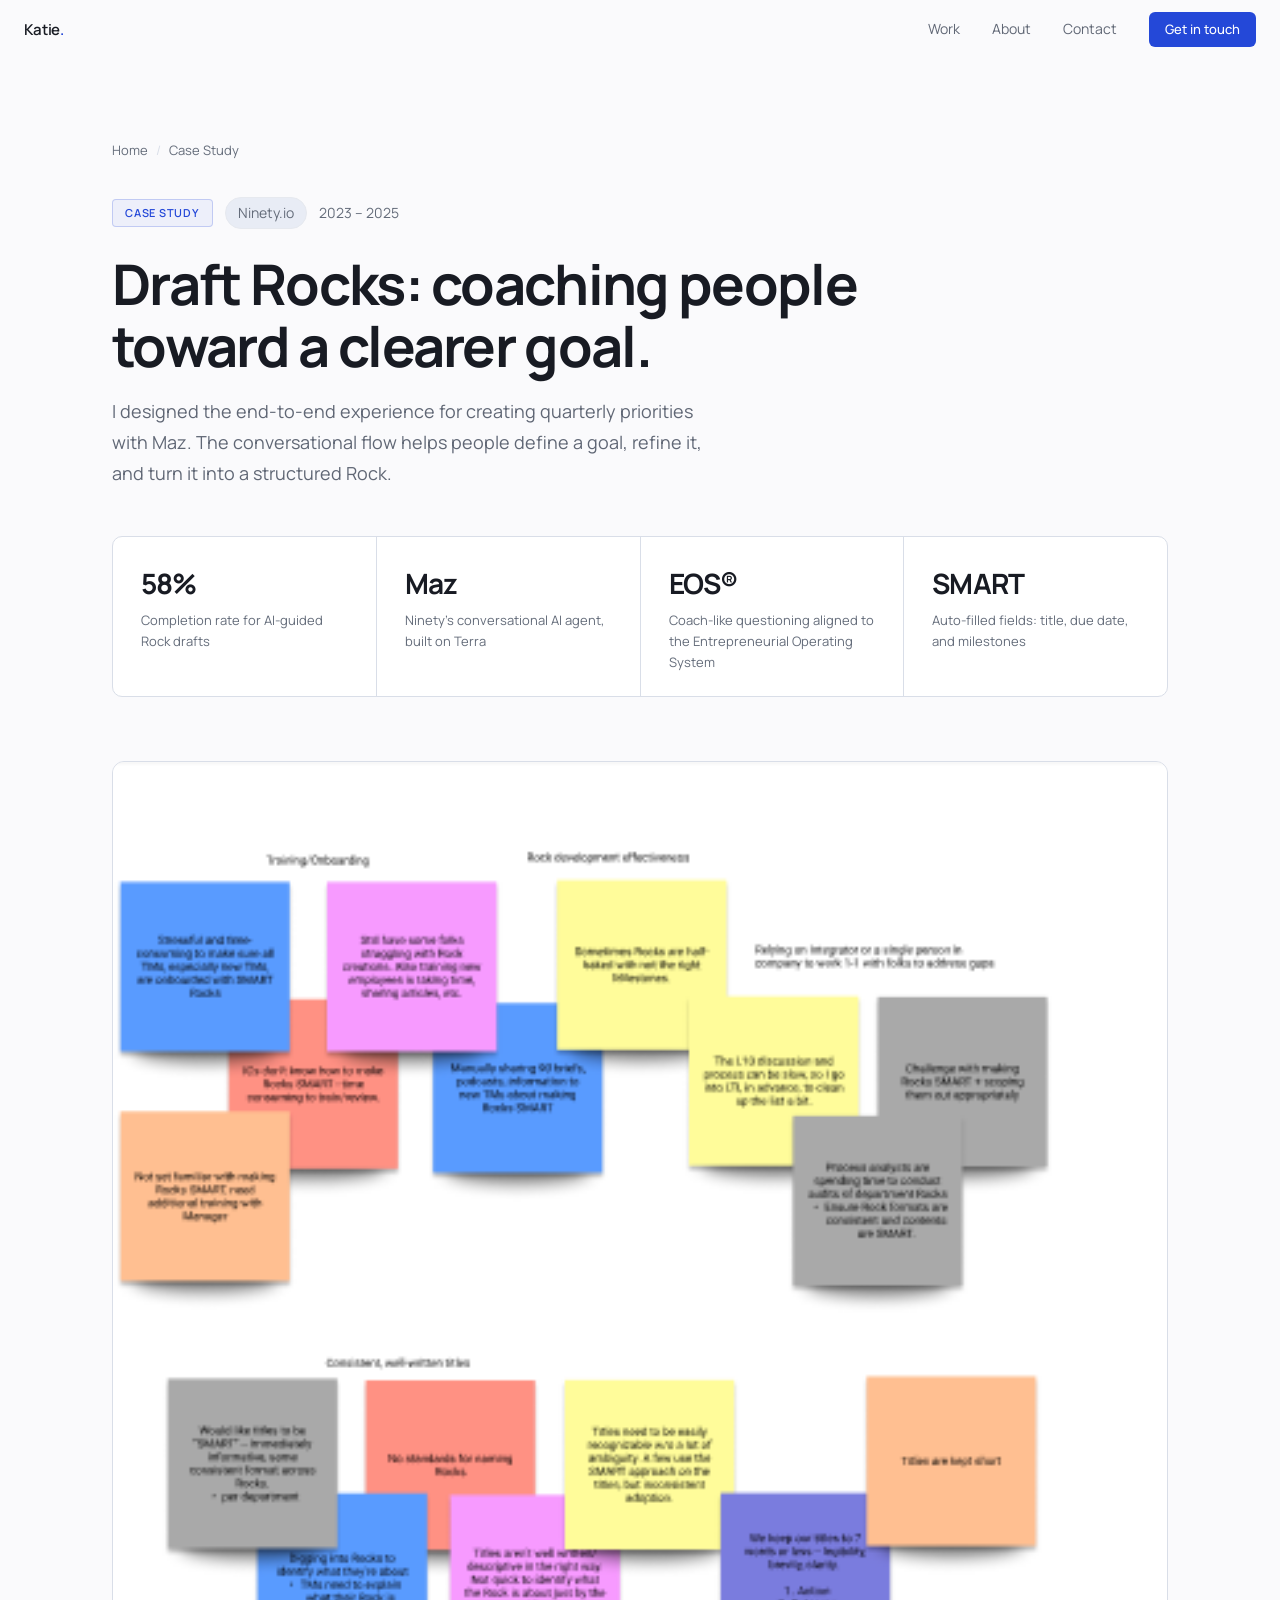
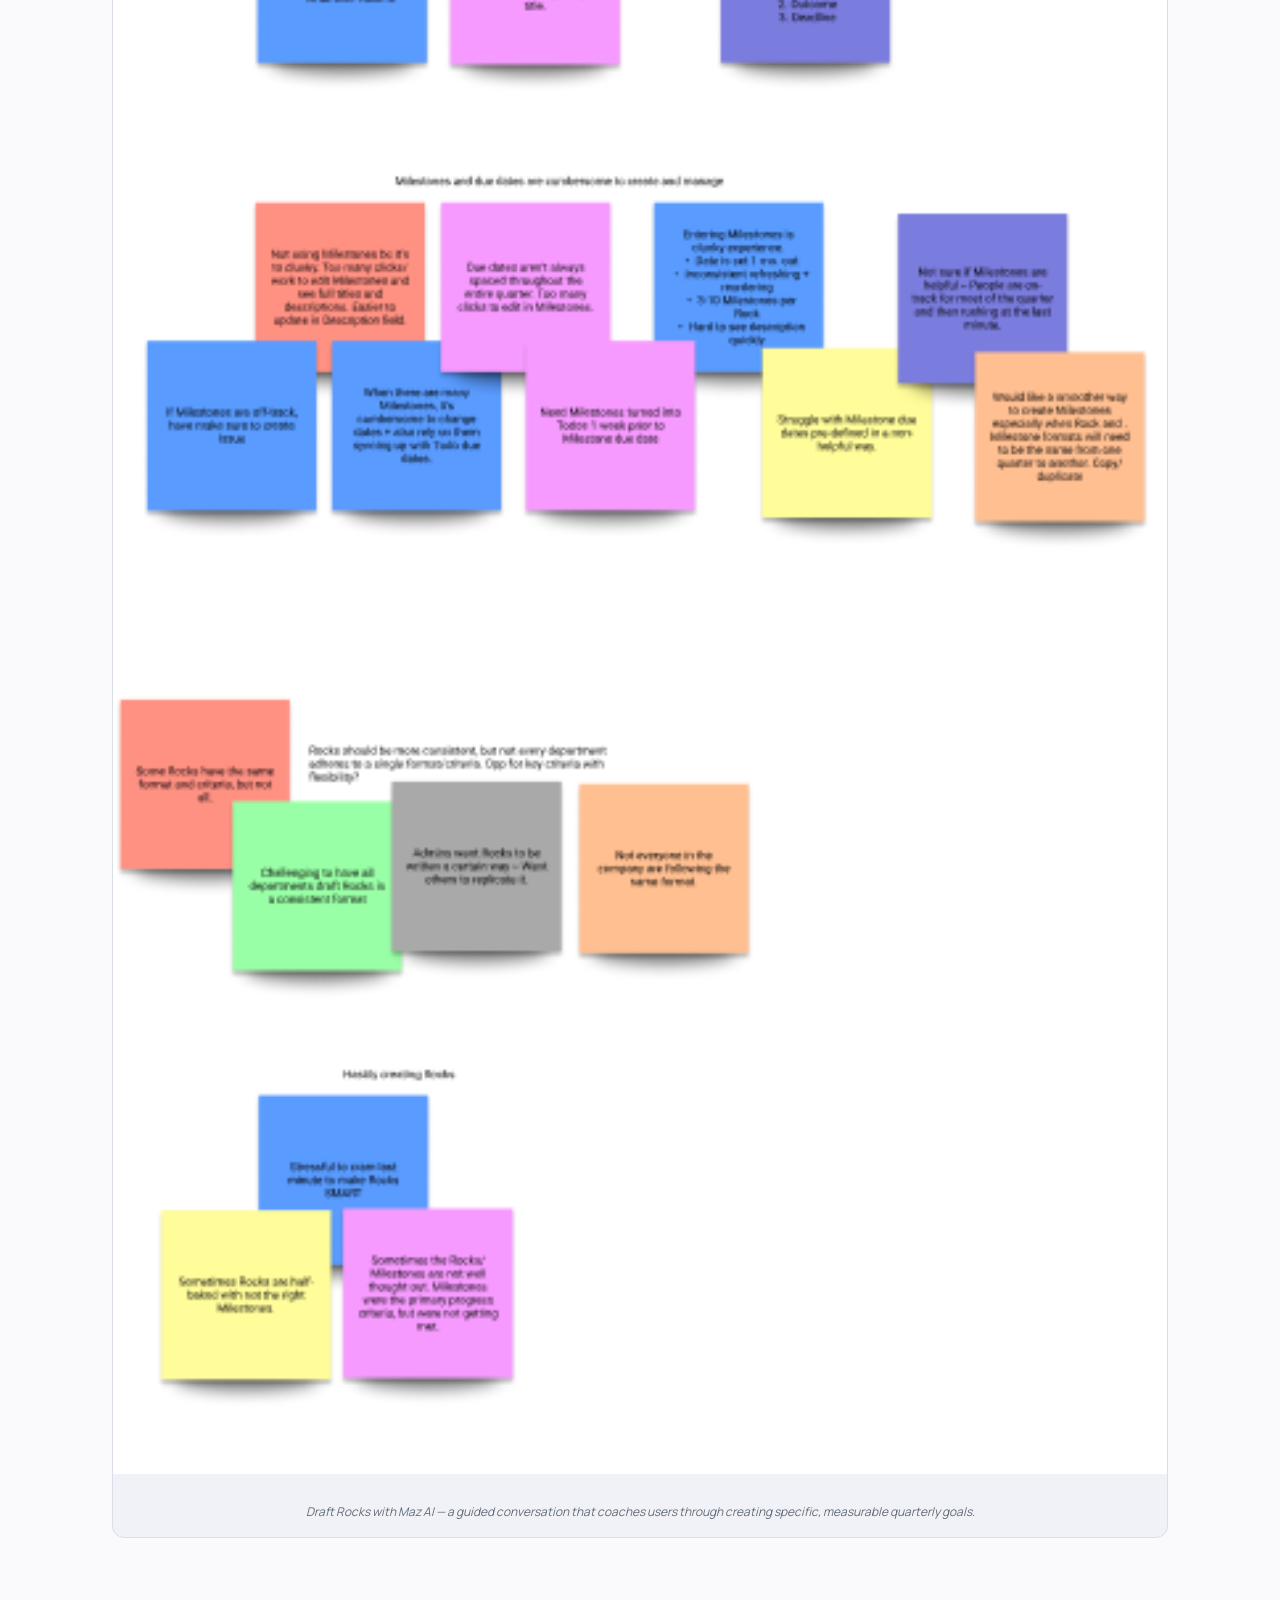
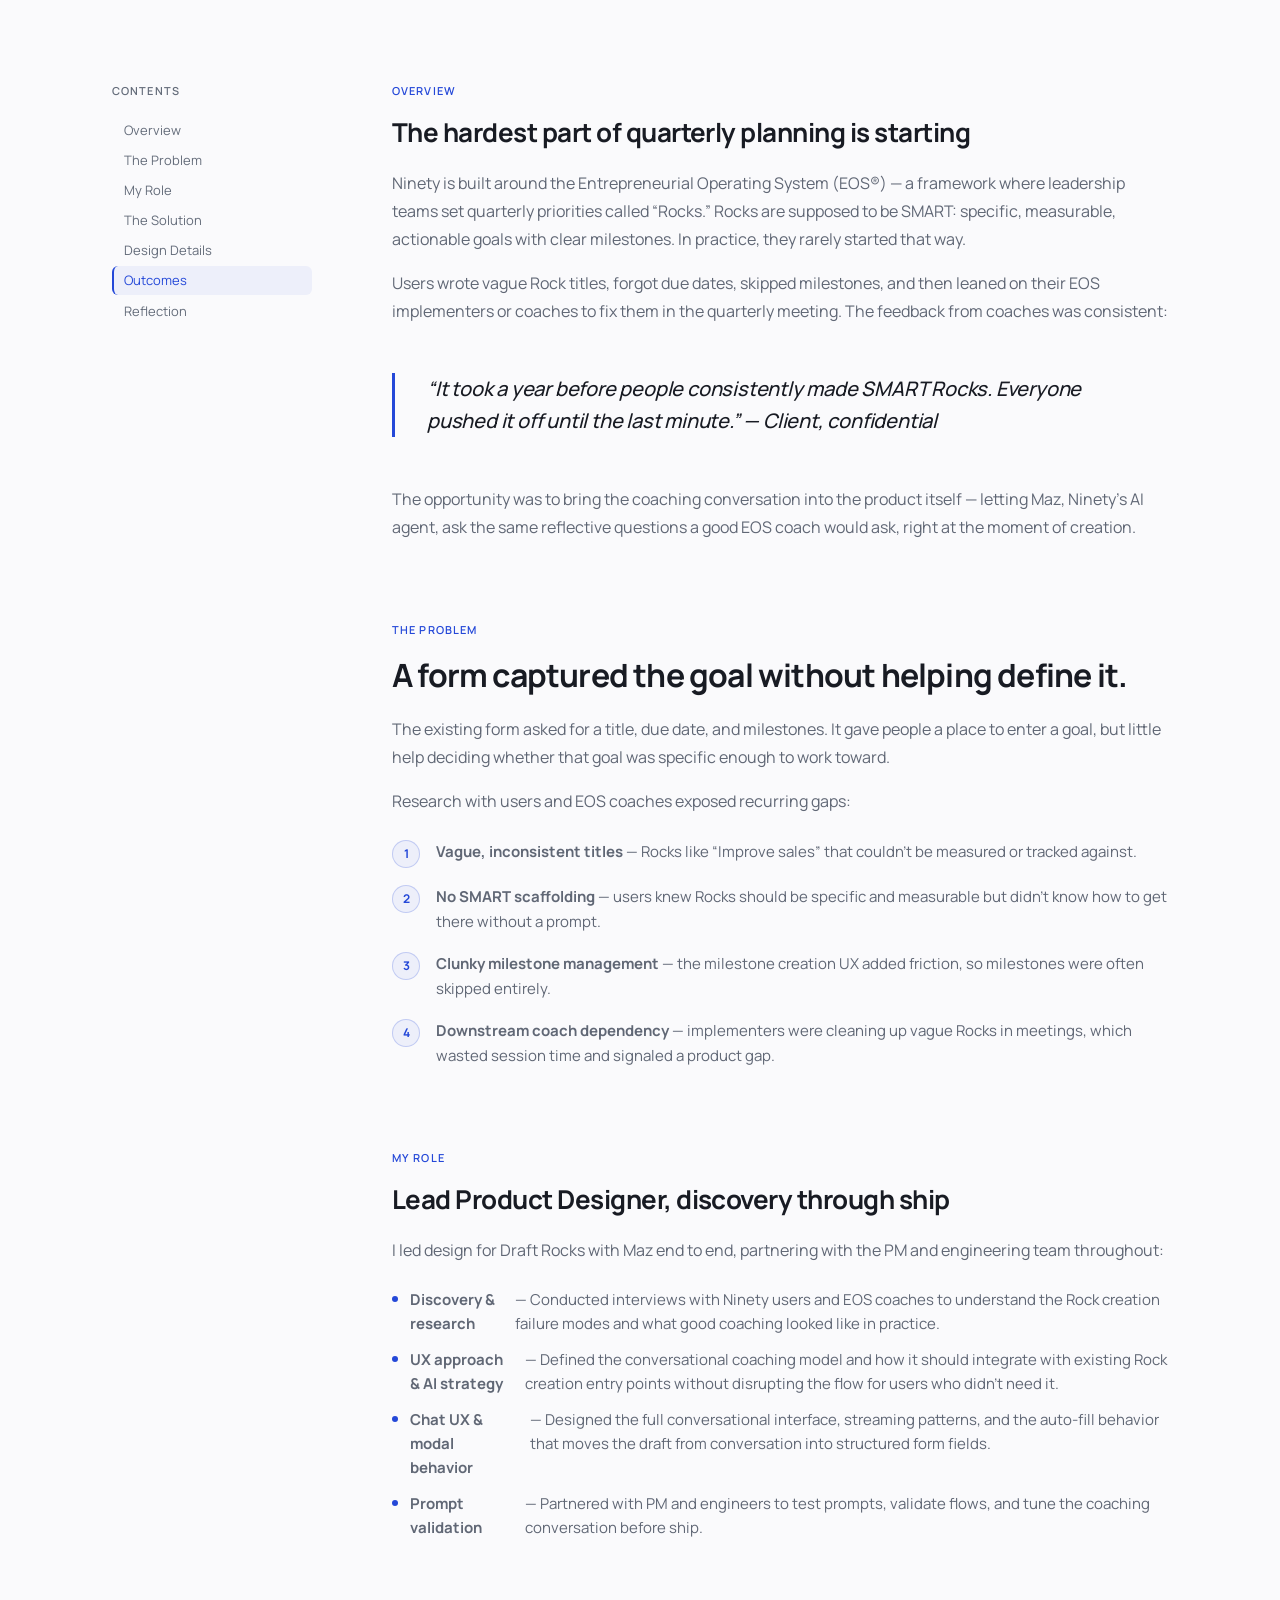
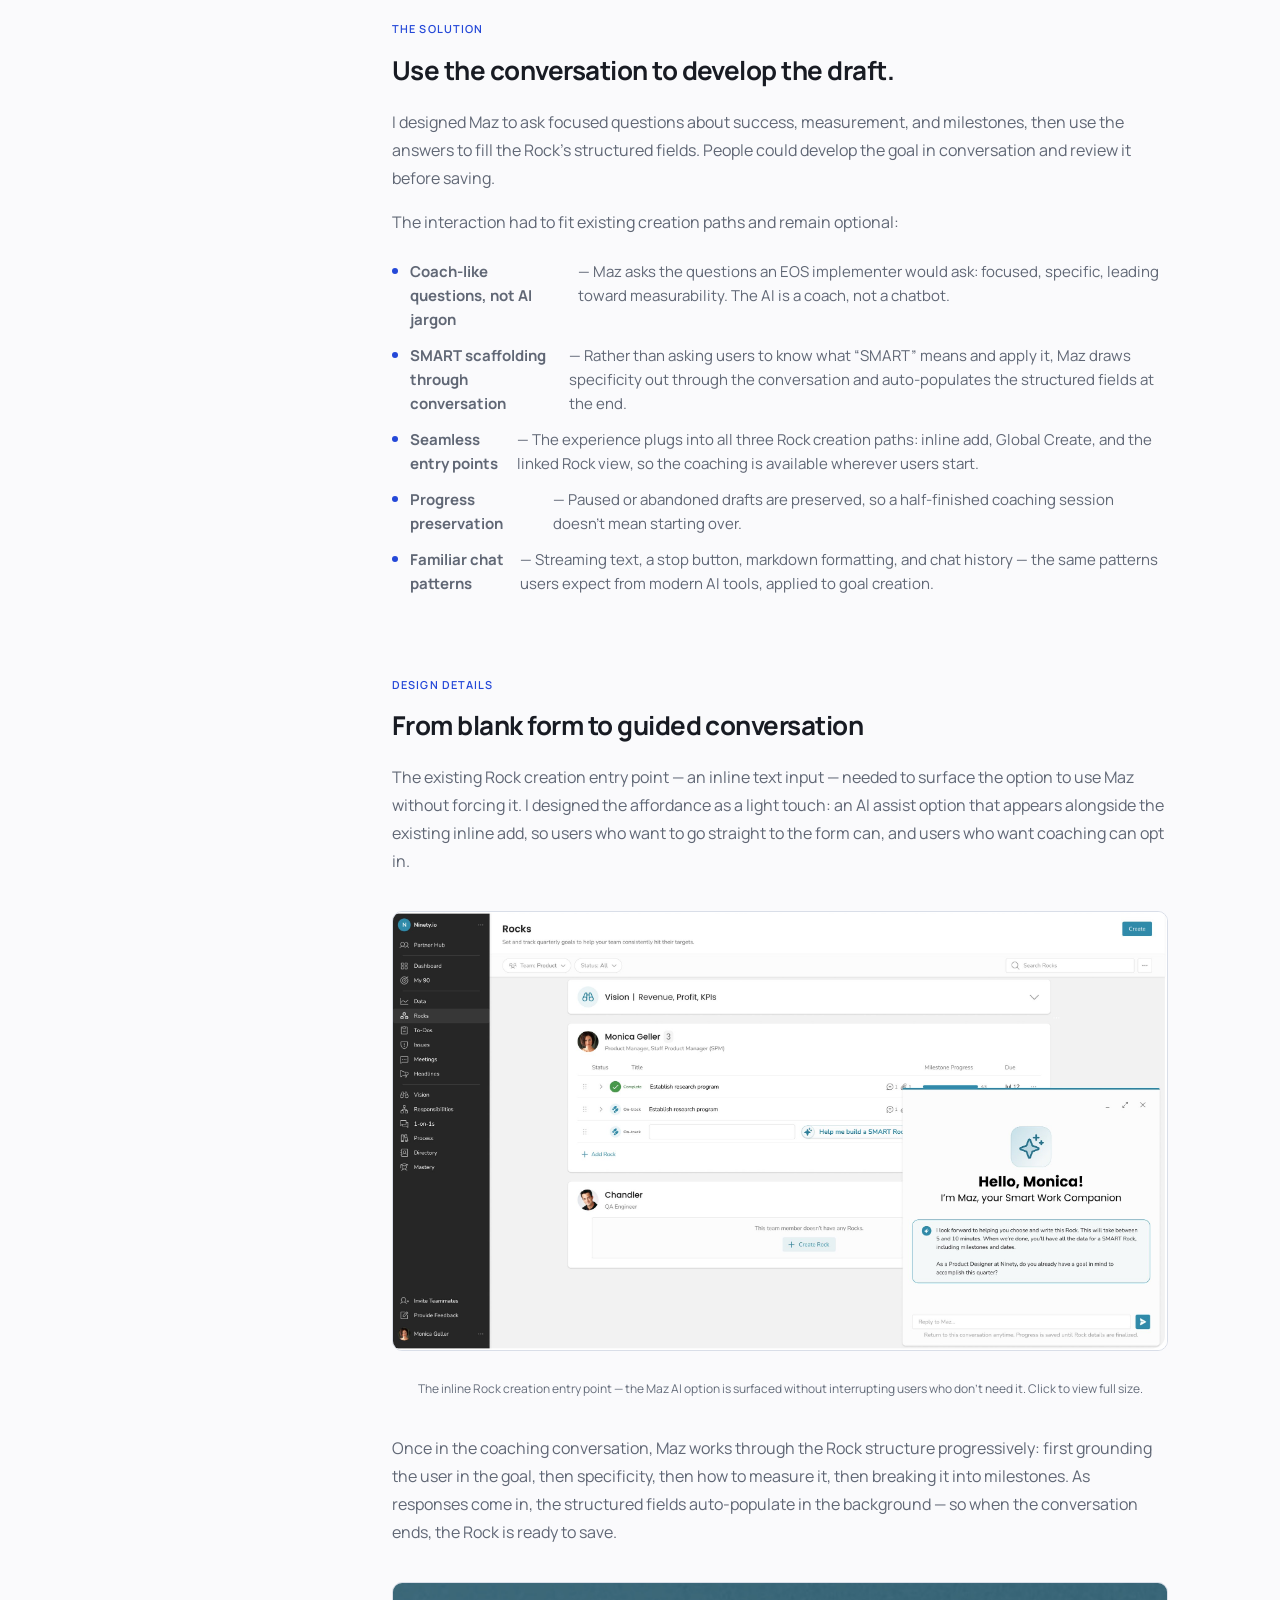
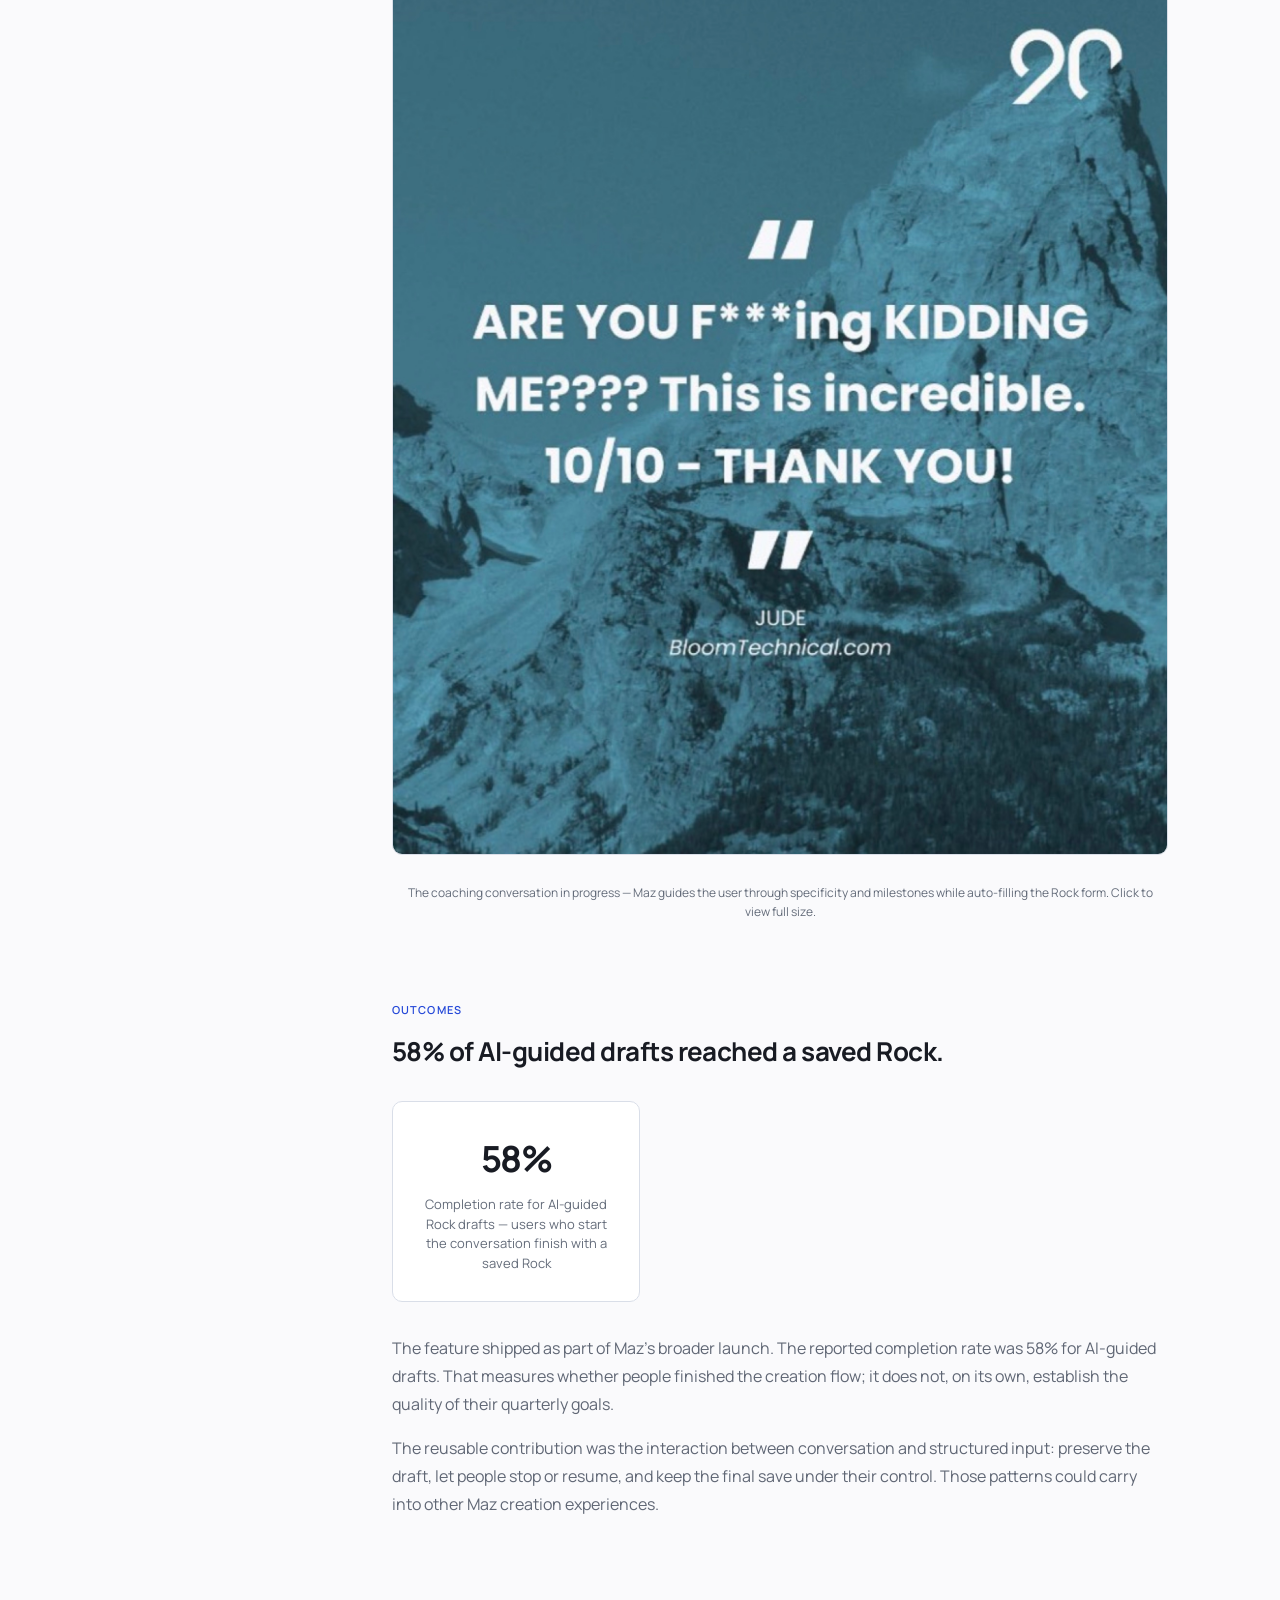
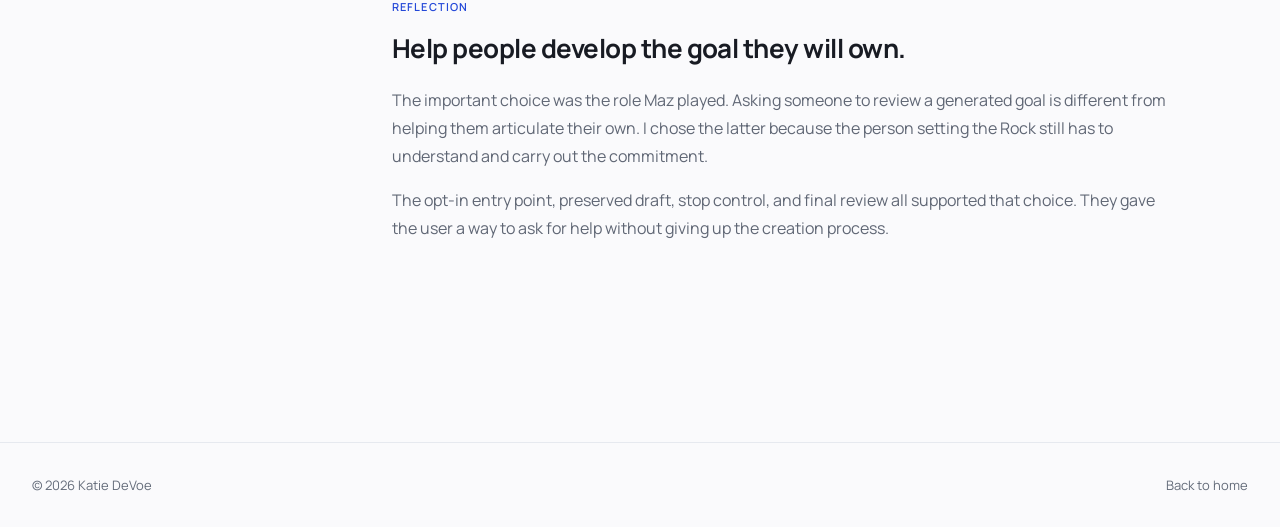
<file: maz-ai-draft-rocks.html>
<!DOCTYPE html>

<html lang="en">
<head>
<meta charset="utf-8"/>
<meta content="width=device-width, initial-scale=1.0" name="viewport"/>
<meta content="I designed conversational goal creation with Maz, connecting coaching questions to a reviewable, structured quarterly priority." name="description"/>
<title>Draft Rocks: coaching people toward a clearer goal. — Katie DeVoe</title>
<link href="https://fonts.googleapis.com" rel="preconnect"/>
<link crossorigin="" href="https://fonts.gstatic.com" rel="preconnect"/>
<link href="https://fonts.googleapis.com/css2?family=Manrope:wght@400;500;600;700&amp;family=Newsreader:ital,wght@0,400;0,500;0,600;1,400;1,500&amp;display=swap" rel="stylesheet"/>
<link href="css/styles.css" rel="stylesheet"/>
<link href="/favicon.svg?v=2" rel="icon" type="image/svg+xml"/>
<link href="/favicon.ico?v=2" rel="icon" sizes="32x32" type="image/x-icon"/>
<link href="/apple-touch-icon.png?v=2" rel="apple-touch-icon"/>
</head>
<body>
<site-nav progress=""></site-nav>
<!-- CASE STUDY HERO -->
<header class="cs-hero">
<div class="container">
<nav aria-label="Breadcrumb" class="cs-breadcrumb">
<a href="index.html">Home</a>
<span aria-hidden="true" class="cs-breadcrumb-sep">/</span>
<span>Case Study</span>
</nav>
<div class="cs-meta">
<span class="cs-badge">Case Study</span>
<span class="cs-company">Ninety.io</span>
<span class="cs-year">2023 – 2025</span>
</div>
<h1 class="cs-title">Draft Rocks: coaching people toward a clearer goal.</h1>
<p class="cs-subtitle">I designed the end-to-end experience for creating quarterly priorities with Maz. The conversational flow helps people define a goal, refine it, and turn it into a structured Rock.</p>
<div class="cs-stat-row">
<div class="cs-stat">
<div class="cs-stat-value">58%</div>
<div class="cs-stat-label">Completion rate for AI-guided Rock drafts</div>
</div>
<div class="cs-stat">
<div class="cs-stat-value">Maz</div>
<div class="cs-stat-label">Ninety’s conversational AI agent, built on Terra</div>
</div>
<div class="cs-stat">
<div class="cs-stat-value">EOS®</div>
<div class="cs-stat-label">Coach-like questioning aligned to the Entrepreneurial Operating System</div>
</div>
<div class="cs-stat">
<div class="cs-stat-value">SMART</div>
<div class="cs-stat-label">Auto-filled fields: title, due date, and milestones</div>
</div>
</div>
</div>
<!-- HERO IMAGE -->
<div class="container" style="margin-top: 0;">
<figure class="cs-hero-image cs-hero-photo">
<img alt="The Draft Rocks with Maz AI chat interface: a conversational panel open inside Ninety with Maz asking coaching questions to help a user define a quarterly Rock." loading="eager" src="images/maz-ai/hero.png"/>
<figcaption class="placeholder-caption" style="padding: 12px 0 16px;">Draft Rocks with Maz AI — a guided conversation that coaches users through creating specific, measurable quarterly goals.</figcaption>
</figure>
</div>
</header>
<!-- CASE STUDY BODY -->
<main class="cs-body">
<div class="container">
<div class="cs-layout">
<!-- TABLE OF CONTENTS -->
<aside aria-label="Table of contents" class="cs-toc">
<p class="cs-toc-title">Contents</p>
<nav class="cs-toc-list">
<a href="#overview">Overview</a>
<a href="#problem">The Problem</a>
<a href="#my-role">My Role</a>
<a href="#solution">The Solution</a>
<a href="#design">Design Details</a>
<a href="#outcomes">Outcomes</a>
<a href="#reflection">Reflection</a>
</nav>
</aside>
<!-- CONTENT -->
<div class="cs-content">
<!-- OVERVIEW -->
<section aria-labelledby="overview-title" class="cs-section fade-up" id="overview">
<p class="cs-section-label">Overview</p>
<h2 class="cs-section-title" id="overview-title">The hardest part of quarterly planning is starting</h2>
<p class="cs-body-text">
              Ninety is built around the Entrepreneurial Operating System (EOS®) — a framework where leadership teams set quarterly priorities called “Rocks.” Rocks are supposed to be SMART: specific, measurable, actionable goals with clear milestones. In practice, they rarely started that way.
            </p>
<p class="cs-body-text">
              Users wrote vague Rock titles, forgot due dates, skipped milestones, and then leaned on their EOS implementers or coaches to fix them in the quarterly meeting. The feedback from coaches was consistent:
            </p>
<div class="pull-quote fade-up">
<p>“It took a year before people consistently made SMART Rocks. Everyone pushed it off until the last minute.” — <em>Client, confidential</em></p>
</div>
<p class="cs-body-text">
              The opportunity was to bring the coaching conversation into the product itself — letting Maz, Ninety’s AI agent, ask the same reflective questions a good EOS coach would ask, right at the moment of creation.
            </p>
</section>
<!-- THE PROBLEM -->
<section aria-labelledby="problem-title" class="cs-section fade-up" id="problem">
<p class="cs-section-label">The Problem</p>
<h2 class="cs-section-title-lg" id="problem-title">A form captured the goal without helping define it.</h2>
<p class="cs-body-text">The existing form asked for a title, due date, and milestones. It gave people a place to enter a goal, but little help deciding whether that goal was specific enough to work toward.</p>
<p class="cs-body-text">Research with users and EOS coaches exposed recurring gaps:</p>
<div class="numbered-list fade-up" role="list">
<div class="numbered-item" role="listitem">
<div aria-hidden="true" class="numbered-item-num">1</div>
<div><strong>Vague, inconsistent titles</strong> — Rocks like “Improve sales” that couldn’t be measured or tracked against.</div>
</div>
<div class="numbered-item" role="listitem">
<div aria-hidden="true" class="numbered-item-num">2</div>
<div><strong>No SMART scaffolding</strong> — users knew Rocks should be specific and measurable but didn’t know how to get there without a prompt.</div>
</div>
<div class="numbered-item" role="listitem">
<div aria-hidden="true" class="numbered-item-num">3</div>
<div><strong>Clunky milestone management</strong> — the milestone creation UX added friction, so milestones were often skipped entirely.</div>
</div>
<div class="numbered-item" role="listitem">
<div aria-hidden="true" class="numbered-item-num">4</div>
<div><strong>Downstream coach dependency</strong> — implementers were cleaning up vague Rocks in meetings, which wasted session time and signaled a product gap.</div>
</div>
</div>
</section>
<!-- MY ROLE -->
<section aria-labelledby="my-role-title" class="cs-section fade-up" id="my-role">
<p class="cs-section-label">My Role</p>
<h2 class="cs-section-title" id="my-role-title">Lead Product Designer, discovery through ship</h2>
<p class="cs-body-text">
              I led design for Draft Rocks with Maz end to end, partnering with the PM and engineering team throughout:
            </p>
<div class="role-list fade-up" role="list">
<div class="role-item" role="listitem"><strong>Discovery &amp; research</strong> — Conducted interviews with Ninety users and EOS coaches to understand the Rock creation failure modes and what good coaching looked like in practice.</div>
<div class="role-item" role="listitem"><strong>UX approach &amp; AI strategy</strong> — Defined the conversational coaching model and how it should integrate with existing Rock creation entry points without disrupting the flow for users who didn’t need it.</div>
<div class="role-item" role="listitem"><strong>Chat UX &amp; modal behavior</strong> — Designed the full conversational interface, streaming patterns, and the auto-fill behavior that moves the draft from conversation into structured form fields.</div>
<div class="role-item" role="listitem"><strong>Prompt validation</strong> — Partnered with PM and engineers to test prompts, validate flows, and tune the coaching conversation before ship.</div>
</div>
</section>
<!-- THE SOLUTION -->
<section aria-labelledby="solution-title" class="cs-section fade-up" id="solution">
<p class="cs-section-label">The Solution</p>
<h2 class="cs-section-title" id="solution-title">Use the conversation to develop the draft.</h2>
<p class="cs-body-text">I designed Maz to ask focused questions about success, measurement, and milestones, then use the answers to fill the Rock’s structured fields. People could develop the goal in conversation and review it before saving.</p>
<p class="cs-body-text">The interaction had to fit existing creation paths and remain optional:</p>
<div class="role-list fade-up" role="list">
<div class="role-item" role="listitem"><strong>Coach-like questions, not AI jargon</strong> — Maz asks the questions an EOS implementer would ask: focused, specific, leading toward measurability. The AI is a coach, not a chatbot.</div>
<div class="role-item" role="listitem"><strong>SMART scaffolding through conversation</strong> — Rather than asking users to know what “SMART” means and apply it, Maz draws specificity out through the conversation and auto-populates the structured fields at the end.</div>
<div class="role-item" role="listitem"><strong>Seamless entry points</strong> — The experience plugs into all three Rock creation paths: inline add, Global Create, and the linked Rock view, so the coaching is available wherever users start.</div>
<div class="role-item" role="listitem"><strong>Progress preservation</strong> — Paused or abandoned drafts are preserved, so a half-finished coaching session doesn’t mean starting over.</div>
<div class="role-item" role="listitem"><strong>Familiar chat patterns</strong> — Streaming text, a stop button, markdown formatting, and chat history — the same patterns users expect from modern AI tools, applied to goal creation.</div>
</div>
</section>
<!-- DESIGN DETAILS -->
<section aria-labelledby="design-title" class="cs-section fade-up" id="design">
<p class="cs-section-label">Design Details</p>
<h2 class="cs-section-title" id="design-title">From blank form to guided conversation</h2>
<p class="cs-body-text">
              The existing Rock creation entry point — an inline text input — needed to surface the option to use Maz without forcing it. I designed the affordance as a light touch: an AI assist option that appears alongside the existing inline add, so users who want to go straight to the form can, and users who want coaching can opt in.
            </p>
<figure class="cs-image-figure fade-up">
<a href="images/maz-ai/create-rock.jpg" rel="noopener" target="_blank">
<img alt="The Rock creation inline input with the Maz AI draft option appearing as a secondary action alongside the default text field." loading="lazy" src="images/maz-ai/create-rock.jpg"/>
</a>
<figcaption class="placeholder-caption" style="padding: 12px 4px 0; font-style: normal;">The inline Rock creation entry point — the Maz AI option is surfaced without interrupting users who don’t need it. Click to view full size.</figcaption>
</figure>
<p class="cs-body-text" style="margin-top: 32px;">
              Once in the coaching conversation, Maz works through the Rock structure progressively: first grounding the user in the goal, then specificity, then how to measure it, then breaking it into milestones. As responses come in, the structured fields auto-populate in the background — so when the conversation ends, the Rock is ready to save.
            </p>
<figure class="cs-image-figure fade-up">
<a href="images/maz-ai/chat.jpg" rel="noopener" target="_blank">
<img alt="The full Maz AI chat panel open alongside the Rock creation form, showing Maz asking coaching questions and the Rock fields auto-populating as the user responds." loading="lazy" src="images/maz-ai/chat.jpg"/>
</a>
<figcaption class="placeholder-caption" style="padding: 12px 4px 0; font-style: normal;">The coaching conversation in progress — Maz guides the user through specificity and milestones while auto-filling the Rock form. Click to view full size.</figcaption>
</figure>
</section>
<!-- OUTCOMES -->
<section aria-labelledby="outcomes-title" class="cs-section fade-up" id="outcomes">
<p class="cs-section-label">Outcomes</p>
<h2 class="cs-section-title" id="outcomes-title">58% of AI-guided drafts reached a saved Rock.</h2>
<div class="outcome-grid fade-up">
<div class="outcome-card">
<div class="outcome-value">58%</div>
<div class="outcome-label">Completion rate for AI-guided Rock drafts — users who start the conversation finish with a saved Rock</div>
</div>
</div>
<p class="cs-body-text" style="margin-top: 24px;">The feature shipped as part of Maz’s broader launch. The reported completion rate was 58% for AI-guided drafts. That measures whether people finished the creation flow; it does not, on its own, establish the quality of their quarterly goals.</p>
<p class="cs-body-text">The reusable contribution was the interaction between conversation and structured input: preserve the draft, let people stop or resume, and keep the final save under their control. Those patterns could carry into other Maz creation experiences.</p></section>
<!-- REFLECTION -->
<section aria-labelledby="reflection-title" class="cs-section fade-up" id="reflection">
<p class="cs-section-label">Reflection</p>
<h2 class="cs-section-title" id="reflection-title">Help people develop the goal they will own.</h2>
<p class="cs-body-text">The important choice was the role Maz played. Asking someone to review a generated goal is different from helping them articulate their own. I chose the latter because the person setting the Rock still has to understand and carry out the commitment.</p><p class="cs-body-text">The opt-in entry point, preserved draft, stop control, and final review all supported that choice. They gave the user a way to ask for help without giving up the creation process.</p></section>
</div>
</div>
</div>
</main>
<site-footer back=""></site-footer>
<script src="js/site.js?v=12"></script>
<script src="js/main.js"></script>
</body>
</html>
</file>
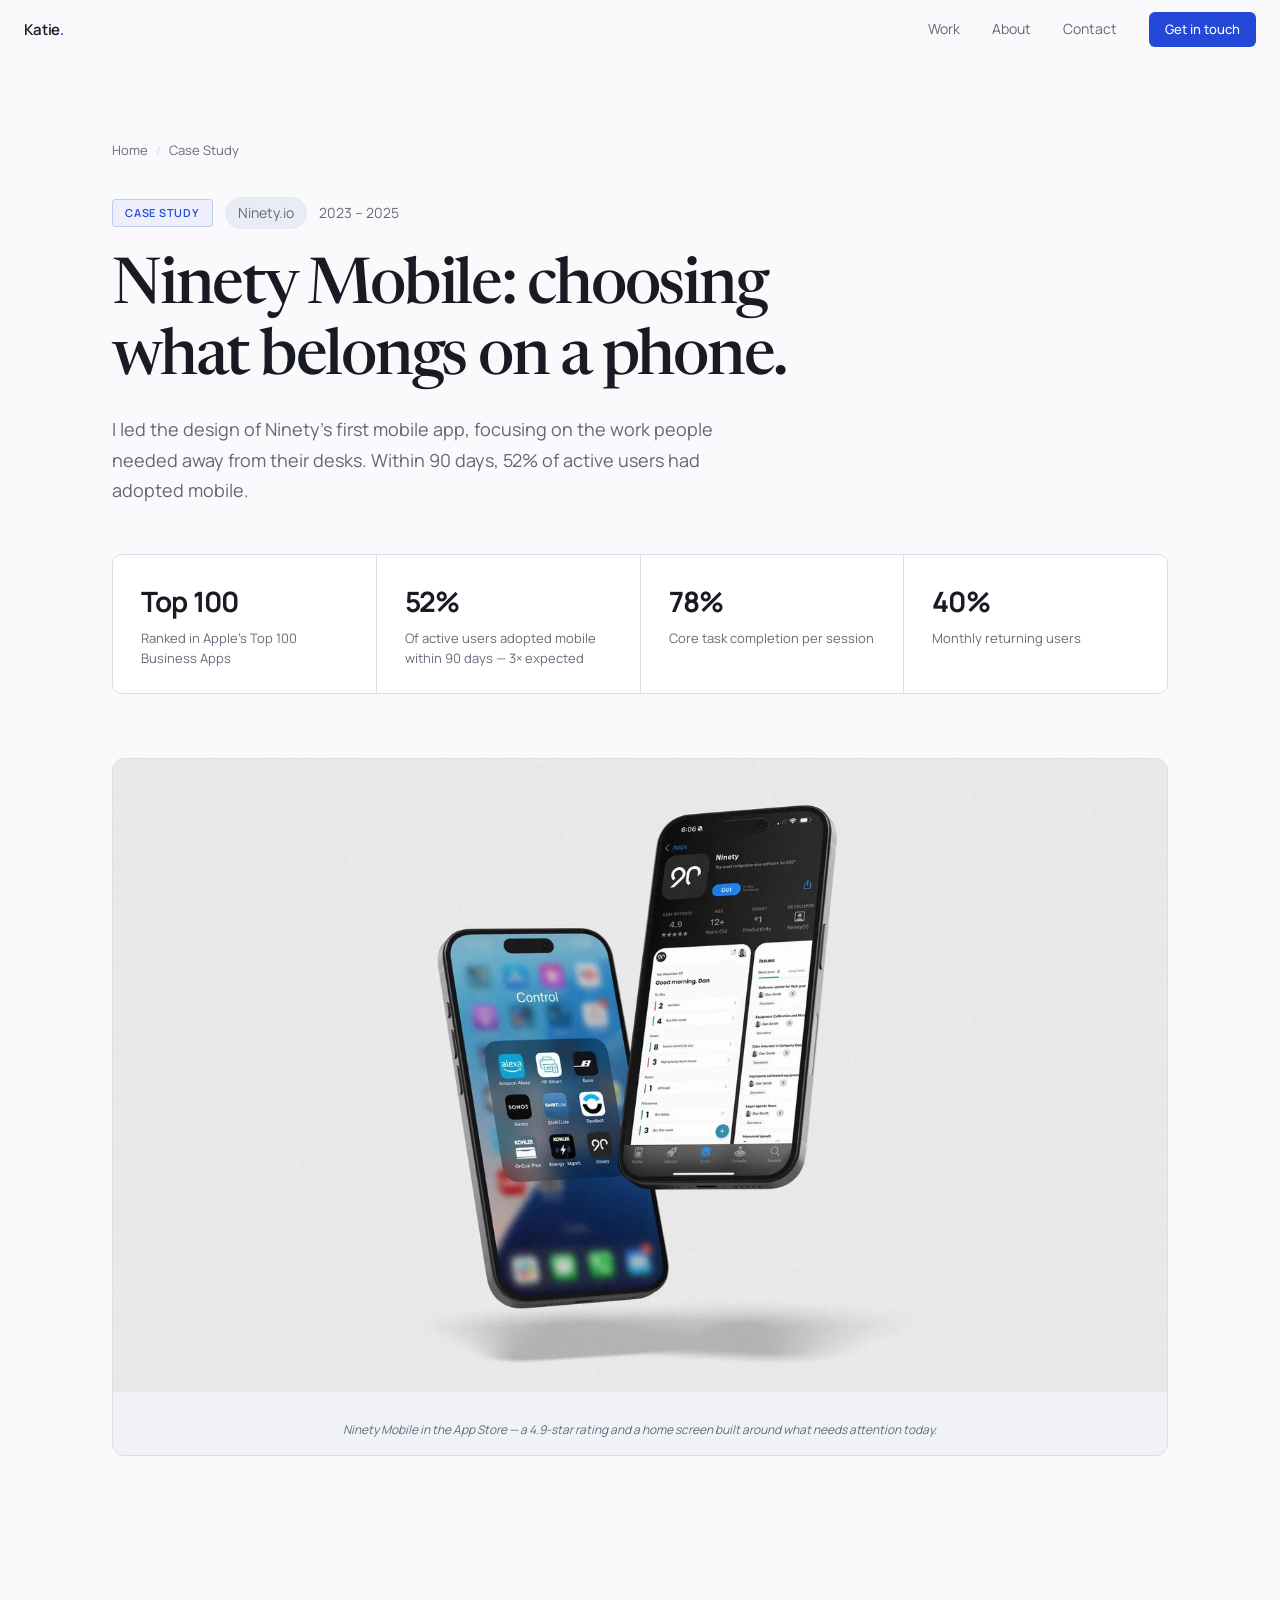
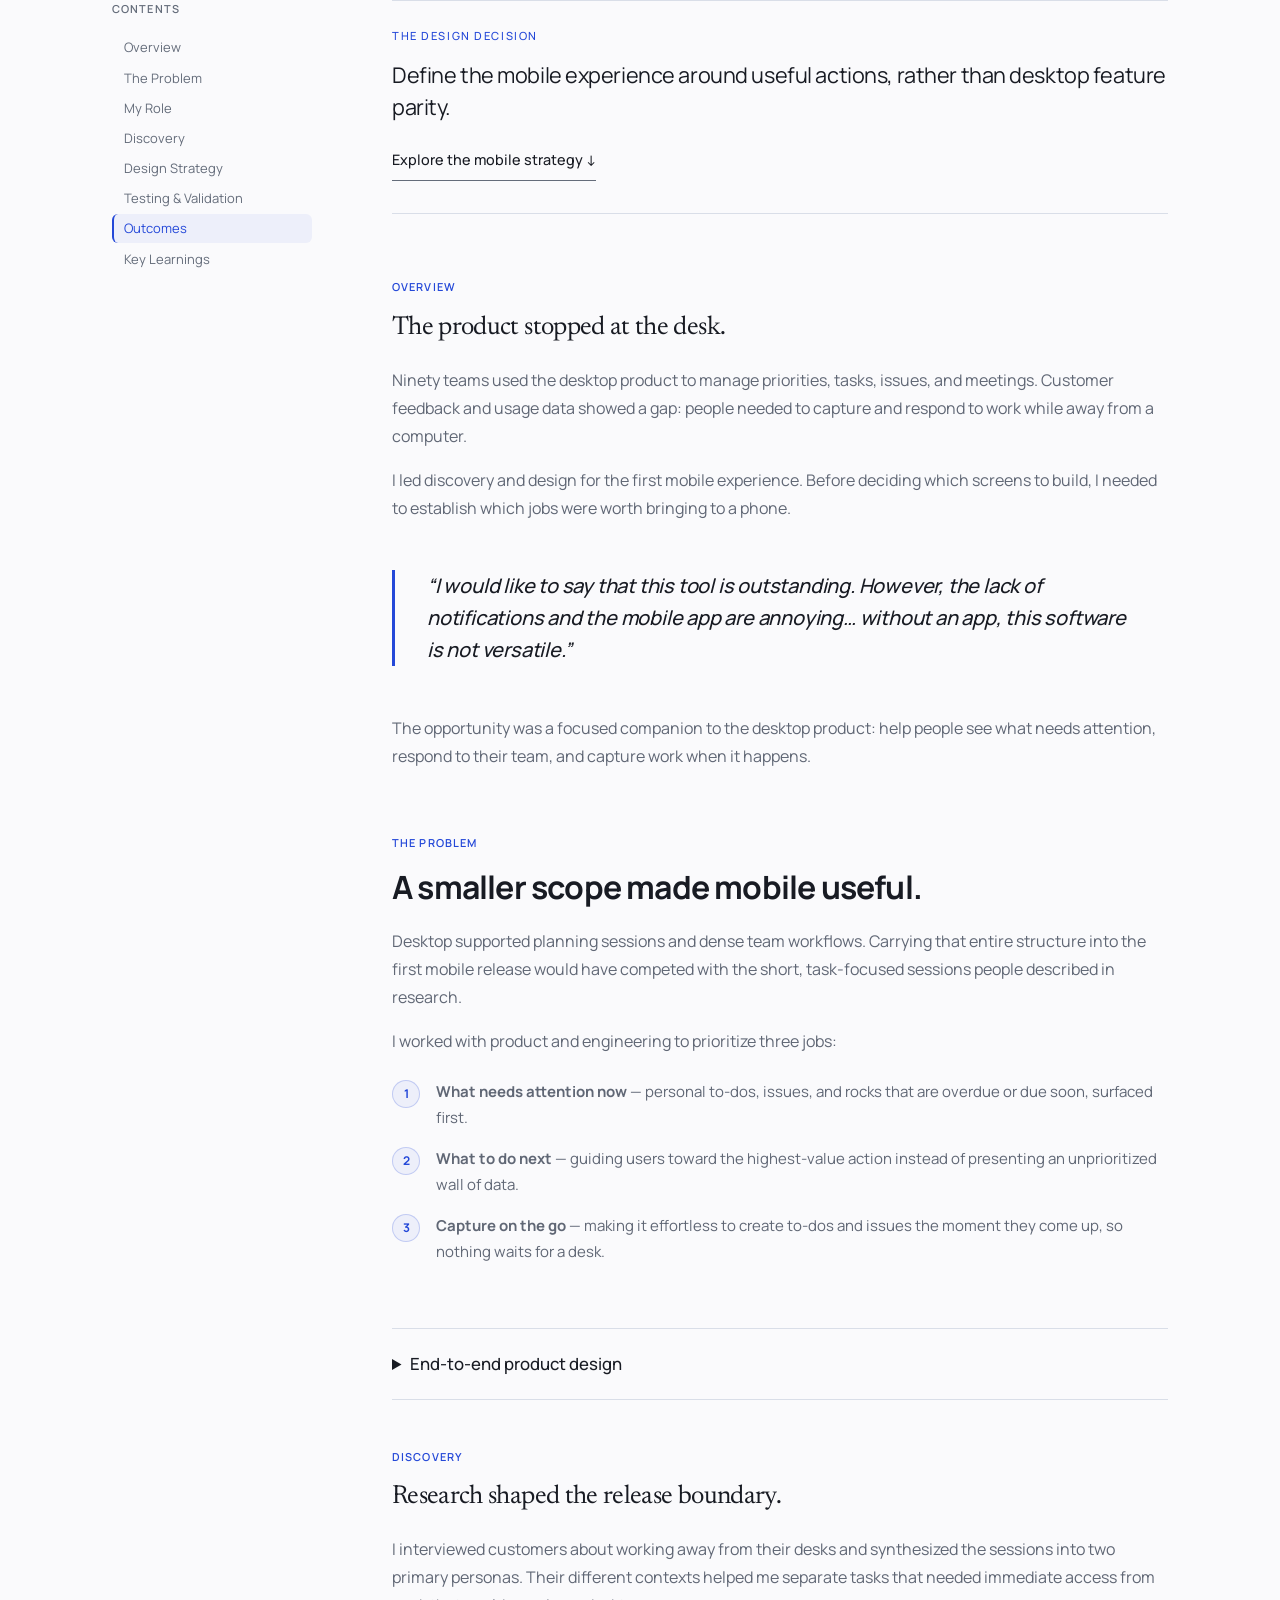
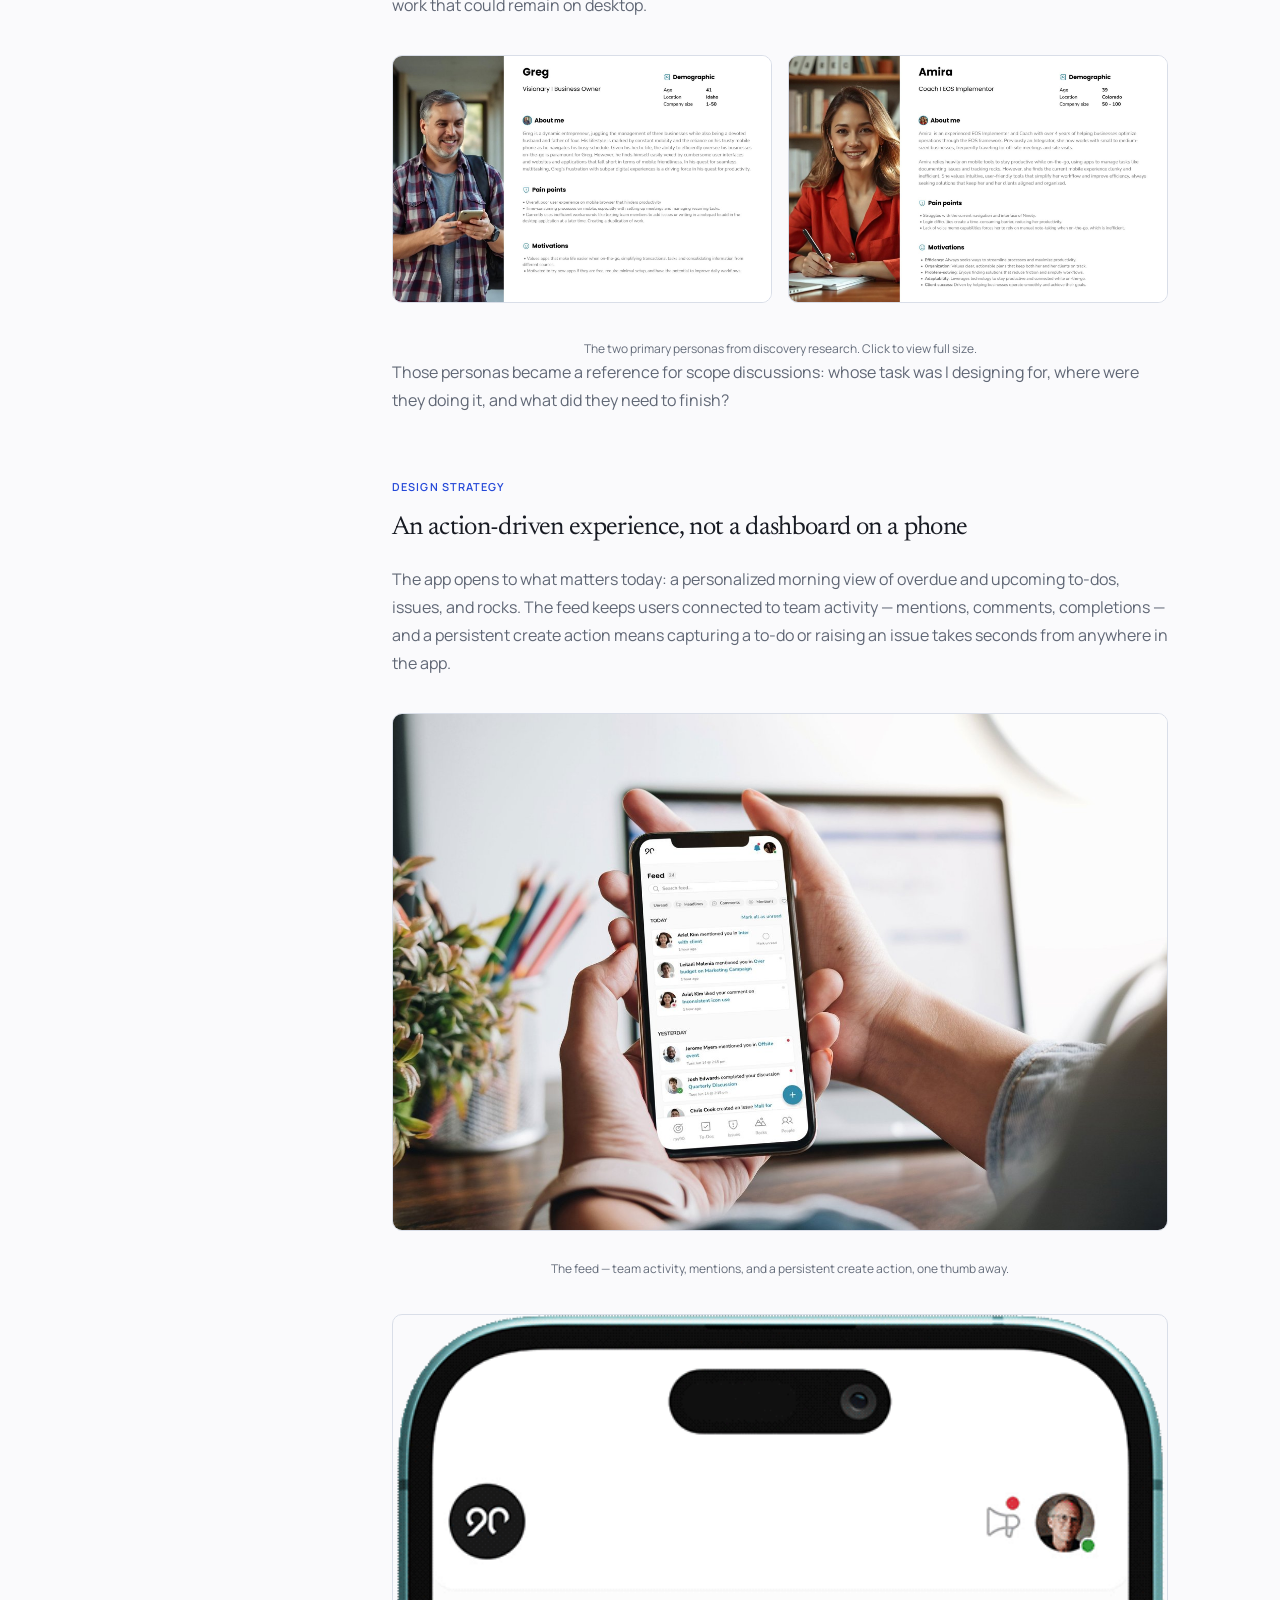
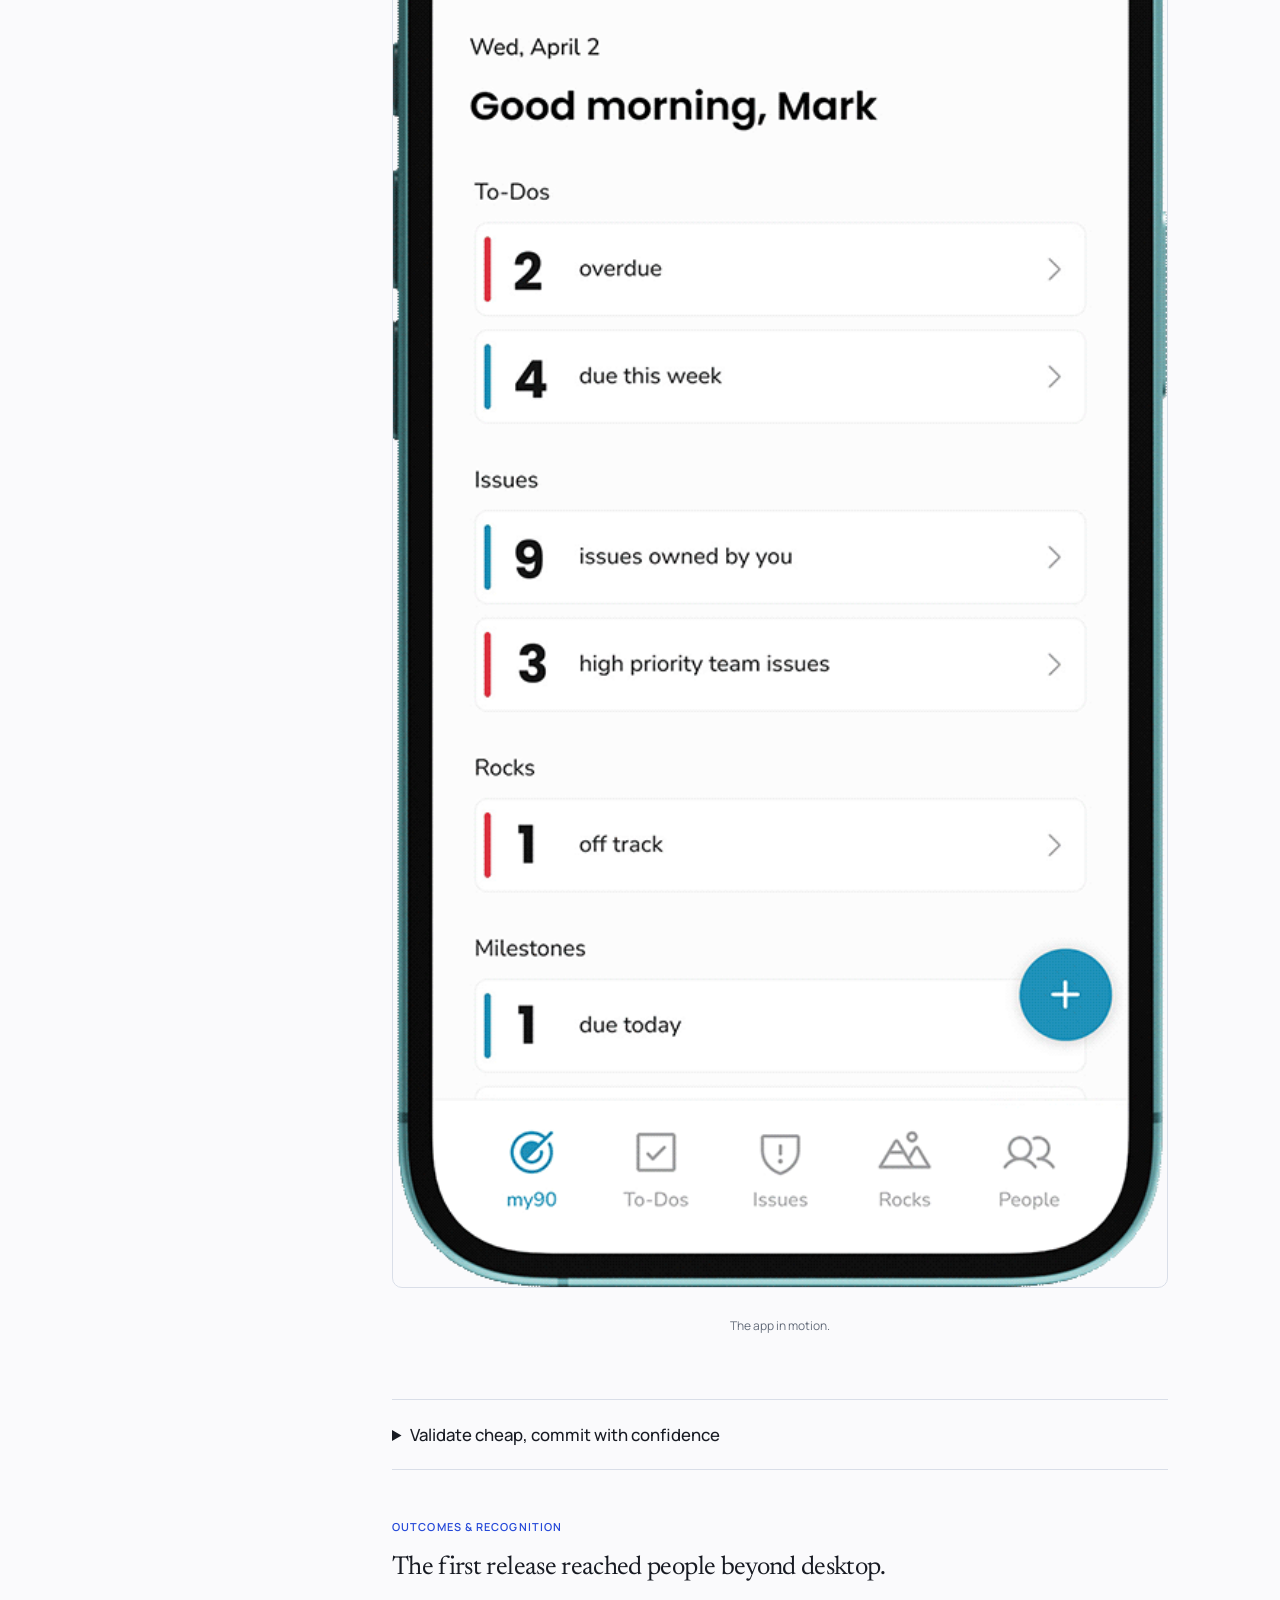
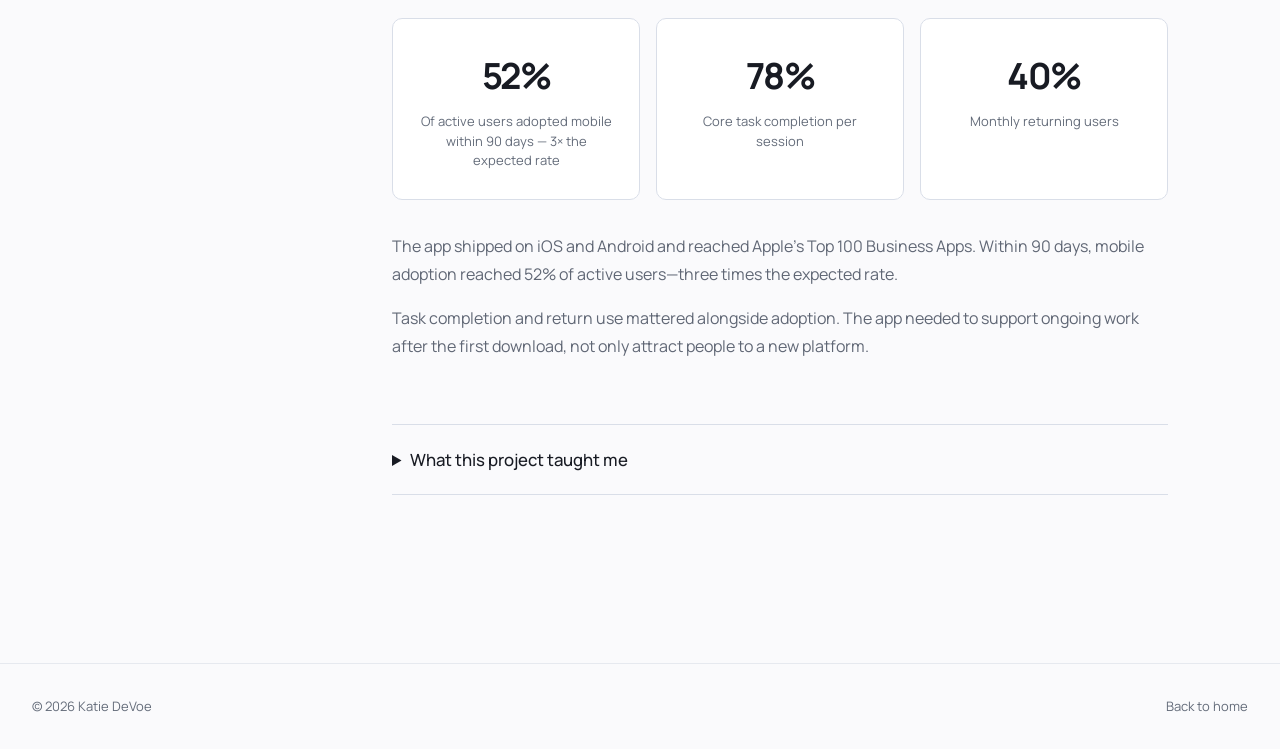
<file: ninety-mobile.html>
<!DOCTYPE html>

<html lang="en">
<head>
<meta charset="utf-8"/>
<meta content="width=device-width, initial-scale=1.0" name="viewport"/>
<meta content="I led design for Ninety’s first mobile app, prioritizing the tasks customers needed away from a desk." name="description"/>
<title>Ninety Mobile: choosing what belongs on a phone. — Katie DeVoe</title>
<link href="https://fonts.googleapis.com" rel="preconnect"/>
<link crossorigin="" href="https://fonts.gstatic.com" rel="preconnect"/>
<link href="https://fonts.googleapis.com/css2?family=Manrope:wght@400;500;600;700&amp;family=Newsreader:ital,wght@0,400;0,500;0,600;1,400;1,500&amp;display=swap" rel="stylesheet"/>
<link href="css/styles.css" rel="stylesheet"/>
<link href="css/editorial.css?v=11" rel="stylesheet"/><link href="/favicon.svg?v=2" rel="icon" type="image/svg+xml"/>
<link href="/favicon.ico?v=2" rel="icon" sizes="32x32" type="image/x-icon"/>
<link href="/apple-touch-icon.png?v=2" rel="apple-touch-icon"/>
</head>
<body>
<site-nav progress=""></site-nav>
<!-- CASE STUDY HERO -->
<header class="cs-hero">
<div class="container">
<nav aria-label="Breadcrumb" class="cs-breadcrumb">
<a href="index.html">Home</a>
<span aria-hidden="true" class="cs-breadcrumb-sep">/</span>
<span>Case Study</span>
</nav>
<div class="cs-meta">
<span class="cs-badge">Case Study</span>
<span class="cs-company">Ninety.io</span>
<span class="cs-year">2023 – 2025</span>
</div>
<h1 class="cs-title">Ninety Mobile: choosing what belongs on a phone.</h1>
<p class="cs-subtitle">I led the design of Ninety’s first mobile app, focusing on the work people needed away from their desks. Within 90 days, 52% of active users had adopted mobile.</p>
<div class="cs-stat-row">
<div class="cs-stat">
<div class="cs-stat-value">Top 100</div>
<div class="cs-stat-label">Ranked in Apple’s Top 100 Business Apps</div>
</div>
<div class="cs-stat">
<div class="cs-stat-value">52%</div>
<div class="cs-stat-label">Of active users adopted mobile within 90 days — 3× expected</div>
</div>
<div class="cs-stat">
<div class="cs-stat-value">78%</div>
<div class="cs-stat-label">Core task completion per session</div>
</div>
<div class="cs-stat">
<div class="cs-stat-value">40%</div>
<div class="cs-stat-label">Monthly returning users</div>
</div>
</div>
</div>
<!-- HERO IMAGE -->
<div class="container" style="margin-top: 0;">
<figure class="cs-hero-image cs-hero-photo">
<img alt="Two floating iPhones: one showing the Ninety app on a home screen alongside other business apps, the other showing the Ninety App Store listing with a 4.9-star rating and the app's morning dashboard of to-dos, issues, rocks, and milestones." loading="eager" src="images/ninety-mobile/hero.jpg"/>
<figcaption class="placeholder-caption" style="padding: 12px 0 16px;">Ninety Mobile in the App Store — a 4.9-star rating and a home screen built around what needs attention today.</figcaption>
</figure>
</div>
</header>
<!-- CASE STUDY BODY -->
<main class="cs-body">
<div class="container">
<div class="cs-layout">
<!-- TABLE OF CONTENTS -->
<aside aria-label="Table of contents" class="cs-toc">
<p class="cs-toc-title">Contents</p>
<nav class="cs-toc-list">
<a href="#overview">Overview</a>
<a href="#problem">The Problem</a>
<a href="#my-role">My Role</a>
<a href="#discovery">Discovery</a>
<a href="#strategy">Design Strategy</a>
<a href="#validation">Testing &amp; Validation</a>
<a href="#outcomes">Outcomes</a>
<a href="#learnings">Key Learnings</a>
</nav>
</aside>
<!-- CONTENT -->
<div class="cs-content"><div class="case-brief"><p class="eyebrow">The design decision</p><p>Define the mobile experience around useful actions, rather than desktop feature parity.</p><a class="text-link" href="#strategy">Explore the mobile strategy ↓</a></div>
<!-- OVERVIEW -->
<section aria-labelledby="overview-title" class="cs-section fade-up" id="overview">
<p class="cs-section-label">Overview</p>
<h2 class="cs-section-title" id="overview-title">The product stopped at the desk.</h2>
<p class="cs-body-text">Ninety teams used the desktop product to manage priorities, tasks, issues, and meetings. Customer feedback and usage data showed a gap: people needed to capture and respond to work while away from a computer.</p>
<p class="cs-body-text">I led discovery and design for the first mobile experience. Before deciding which screens to build, I needed to establish which jobs were worth bringing to a phone.</p>
<div class="pull-quote fade-up">
<p>“I would like to say that this tool is outstanding. However, the lack of notifications and the mobile app are annoying… without an app, this software is not versatile.”</p>
</div>
<p class="cs-body-text">The opportunity was a focused companion to the desktop product: help people see what needs attention, respond to their team, and capture work when it happens.</p>
</section>
<!-- THE PROBLEM -->
<section aria-labelledby="problem-title" class="cs-section fade-up" id="problem">
<p class="cs-section-label">The Problem</p>
<h2 class="cs-section-title-lg" id="problem-title">A smaller scope made mobile useful.</h2>
<p class="cs-body-text">Desktop supported planning sessions and dense team workflows. Carrying that entire structure into the first mobile release would have competed with the short, task-focused sessions people described in research.</p>
<p class="cs-body-text">I worked with product and engineering to prioritize three jobs:</p>
<div class="numbered-list fade-up" role="list">
<div class="numbered-item" role="listitem">
<div aria-hidden="true" class="numbered-item-num">1</div>
<div><strong>What needs attention now</strong> — personal to-dos, issues, and rocks that are overdue or due soon, surfaced first.</div>
</div>
<div class="numbered-item" role="listitem">
<div aria-hidden="true" class="numbered-item-num">2</div>
<div><strong>What to do next</strong> — guiding users toward the highest-value action instead of presenting an unprioritized wall of data.</div>
</div>
<div class="numbered-item" role="listitem">
<div aria-hidden="true" class="numbered-item-num">3</div>
<div><strong>Capture on the go</strong> — making it effortless to create to-dos and issues the moment they come up, so nothing waits for a desk.</div>
</div>
</div>
</section>
<!-- MY ROLE -->
<details class="case-notes"><summary>End-to-end product design</summary><section aria-label="End-to-end product design" class="cs-section" id="my-role">
<p class="cs-section-label">My Role</p>
<p class="cs-body-text">
              I led design for the app from discovery through ship, working with the Head of Product, two product managers, and the engineering team:
            </p>
<div class="role-list fade-up" role="list">
<div class="role-item" role="listitem"><strong>Vision &amp; UX strategy</strong> — Drove the product vision, the parity-to-value reframe, and the design execution for Ninety’s first mobile app.</div>
<div class="role-item" role="listitem"><strong>Mobile-first design system</strong> — Designed a mobile design system from scratch for both iOS and Android, building on the Terra foundations.</div>
<div class="role-item" role="listitem"><strong>Research through QA</strong> — Led user research, wireframes, prototypes, visual design, and design QA — the full lifecycle.</div>
<div class="role-item" role="listitem"><strong>Cross-functional collaboration</strong> — Partnered with Product, Engineering, and Customer Success throughout, keeping the customer signal in the loop from discovery to launch.</div>
</div>
</section></details>
<!-- DISCOVERY -->
<section aria-labelledby="discovery-title" class="cs-section fade-up" id="discovery">
<p class="cs-section-label">Discovery</p>
<h2 class="cs-section-title" id="discovery-title">Research shaped the release boundary.</h2>
<p class="cs-body-text">I interviewed customers about working away from their desks and synthesized the sessions into two primary personas. Their different contexts helped me separate tasks that needed immediate access from work that could remain on desktop.</p>
<div aria-label="User personas" class="cs-image-grid-2 fade-up">
<figure class="cs-image-figure" style="margin: 0;">
<a href="images/ninety-mobile/personas-greg.jpg" rel="noopener" target="_blank">
<img alt="User persona one: Greg, with goals, frustrations, and mobile usage context." loading="lazy" src="images/ninety-mobile/personas-greg.jpg" style="background: #fff;"/>
</a>
</figure>
<figure class="cs-image-figure" style="margin: 0;">
<a href="images/ninety-mobile/personas-amira.jpg" rel="noopener" target="_blank">
<img alt="User persona two: Amira, with goals, frustrations, and mobile usage context." loading="lazy" src="images/ninety-mobile/personas-amira.jpg" style="background: #fff;"/>
</a>
</figure>
</div>
<p class="placeholder-caption" style="text-align: center; font-style: normal;">The two primary personas from discovery research. Click to view full size.</p>
<p class="cs-body-text">Those personas became a reference for scope discussions: whose task was I designing for, where were they doing it, and what did they need to finish?</p></section>
<!-- DESIGN STRATEGY -->
<section aria-labelledby="strategy-title" class="cs-section fade-up" id="strategy">
<p class="cs-section-label">Design Strategy</p>
<h2 class="cs-section-title" id="strategy-title">An action-driven experience, not a dashboard on a phone</h2>
<p class="cs-body-text">
              The app opens to what matters today: a personalized morning view of overdue and upcoming to-dos, issues, and rocks. The feed keeps users connected to team activity — mentions, comments, completions — and a persistent create action means capturing a to-do or raising an issue takes seconds from anywhere in the app.
            </p>
<figure class="cs-image-figure fade-up">
<img alt="A person holding an iPhone showing the Ninety mobile feed: mentions, comments, and completed discussions from teammates, with bottom navigation for My90, To-Dos, Issues, Rocks, and People." loading="lazy" src="images/ninety-mobile/feed.jpg"/>
<figcaption class="placeholder-caption" style="padding: 12px 4px 0; font-style: normal;">The feed — team activity, mentions, and a persistent create action, one thumb away.</figcaption>
</figure>
<figure class="cs-image-figure fade-up">
<img alt="Animated walkthrough of the Ninety mobile app interface on a phone." loading="lazy" src="images/ninety-mobile/anim.gif"/>
<figcaption class="placeholder-caption" style="padding: 12px 4px 0; font-style: normal;">The app in motion.</figcaption>
</figure>
</section>
<!-- TESTING & VALIDATION -->
<details class="case-notes"><summary>Validate cheap, commit with confidence</summary><section aria-label="Validate cheap, commit with confidence" class="cs-section" id="validation">
<p class="cs-section-label">Testing &amp; Validation</p>
<p class="cs-body-text">I tested the core journeys through unmoderated usability studies and brought the findings back to product and engineering. I used the findings with product and engineering to choose an approach the team could resource, making the release boundary an explicit decision.</p>
<p class="cs-body-text">My responsibility continued through visual design and QA, including adapting Terra’s foundations for iOS and Android.</p>
</section></details>
<!-- OUTCOMES -->
<section aria-labelledby="outcomes-title" class="cs-section fade-up" id="outcomes">
<p class="cs-section-label">Outcomes &amp; Recognition</p>
<h2 class="cs-section-title" id="outcomes-title">The first release reached people beyond desktop.</h2>
<div class="outcome-grid fade-up">
<div class="outcome-card">
<div class="outcome-value">52%</div>
<div class="outcome-label">Of active users adopted mobile within 90 days — 3× the expected rate</div>
</div>
<div class="outcome-card">
<div class="outcome-value">78%</div>
<div class="outcome-label">Core task completion per session </div>
</div>
<div class="outcome-card">
<div class="outcome-value">40%</div>
<div class="outcome-label">Monthly returning users </div>
</div>
</div>
<p class="cs-body-text" style="margin-top: 24px;">The app shipped on iOS and Android and reached Apple’s Top 100 Business Apps. Within 90 days, mobile adoption reached 52% of active users—three times the expected rate.</p>
<p class="cs-body-text">Task completion and return use mattered alongside adoption. The app needed to support ongoing work after the first download, not only attract people to a new platform.</p></section>
<!-- KEY LEARNINGS -->
<details class="case-notes"><summary>What this project taught me</summary><section aria-label="What this project taught me" class="cs-section" id="learnings">
<p class="cs-section-label">Key Learnings</p>
<p class="cs-body-text">The hardest decisions were about what to leave on desktop. Research gave me a way to make those choices with the team: prioritize the work people needed to capture or resolve in the moment, then test whether they could finish it.</p><p class="cs-body-text">I would use the same approach for another platform expansion—define the role of the new experience before turning the existing feature list into a roadmap.</p></section></details>
</div>
</div>
</div>
</main>
<site-footer back=""></site-footer>
<script src="js/site.js?v=12"></script>
<script src="js/main.js"></script>
</body>
</html>
</file>
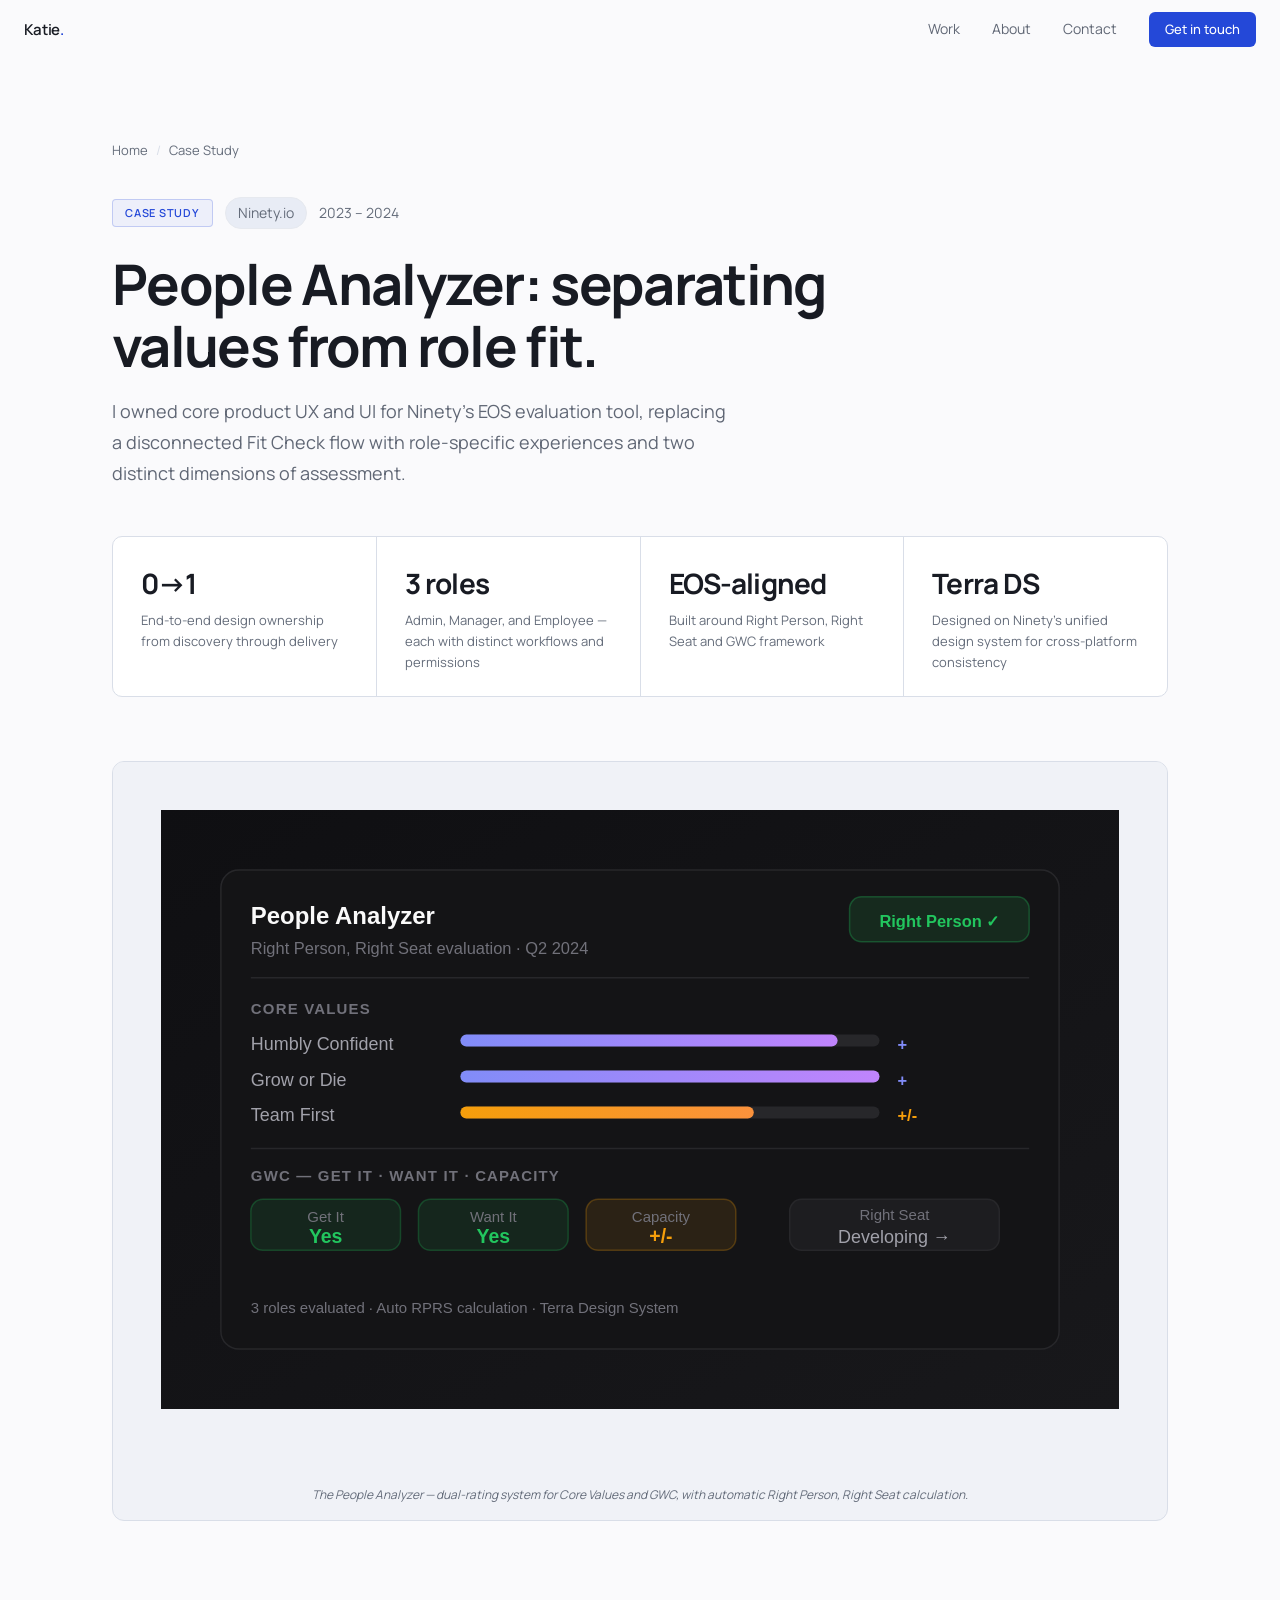
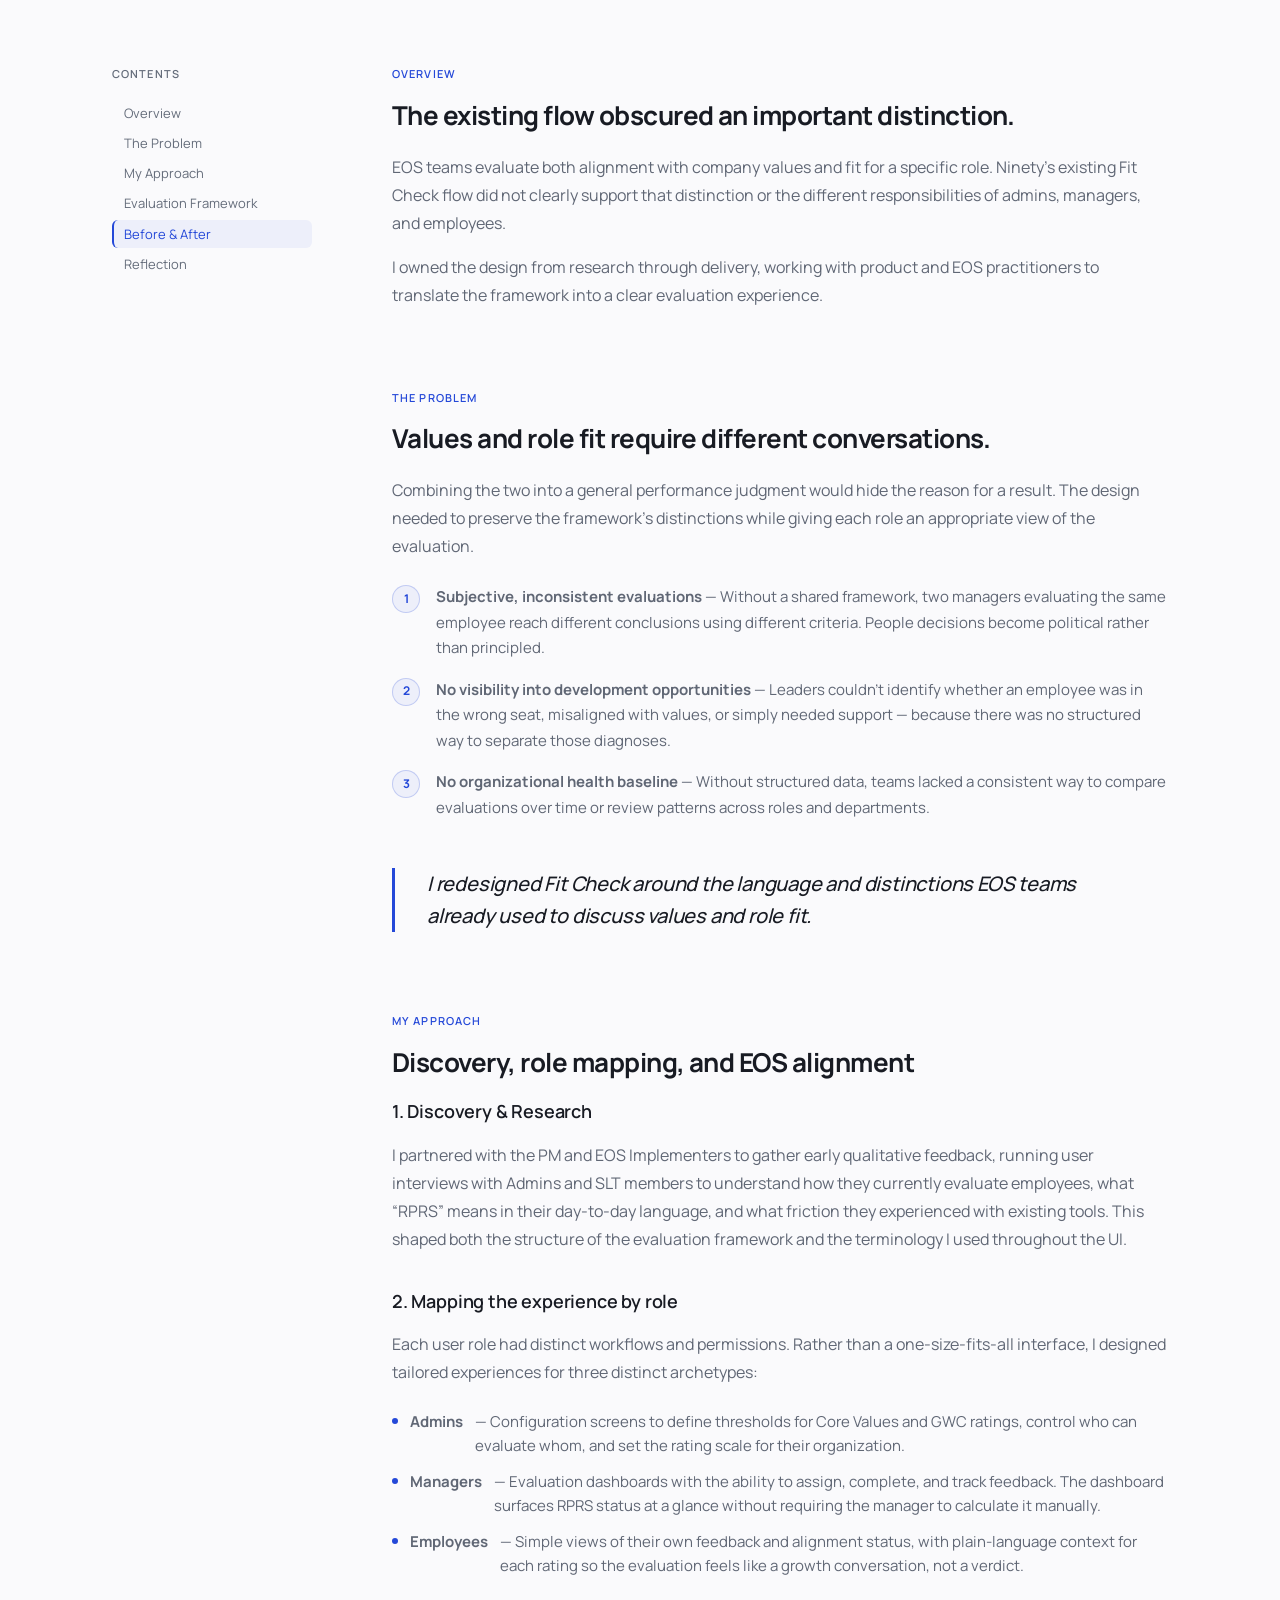
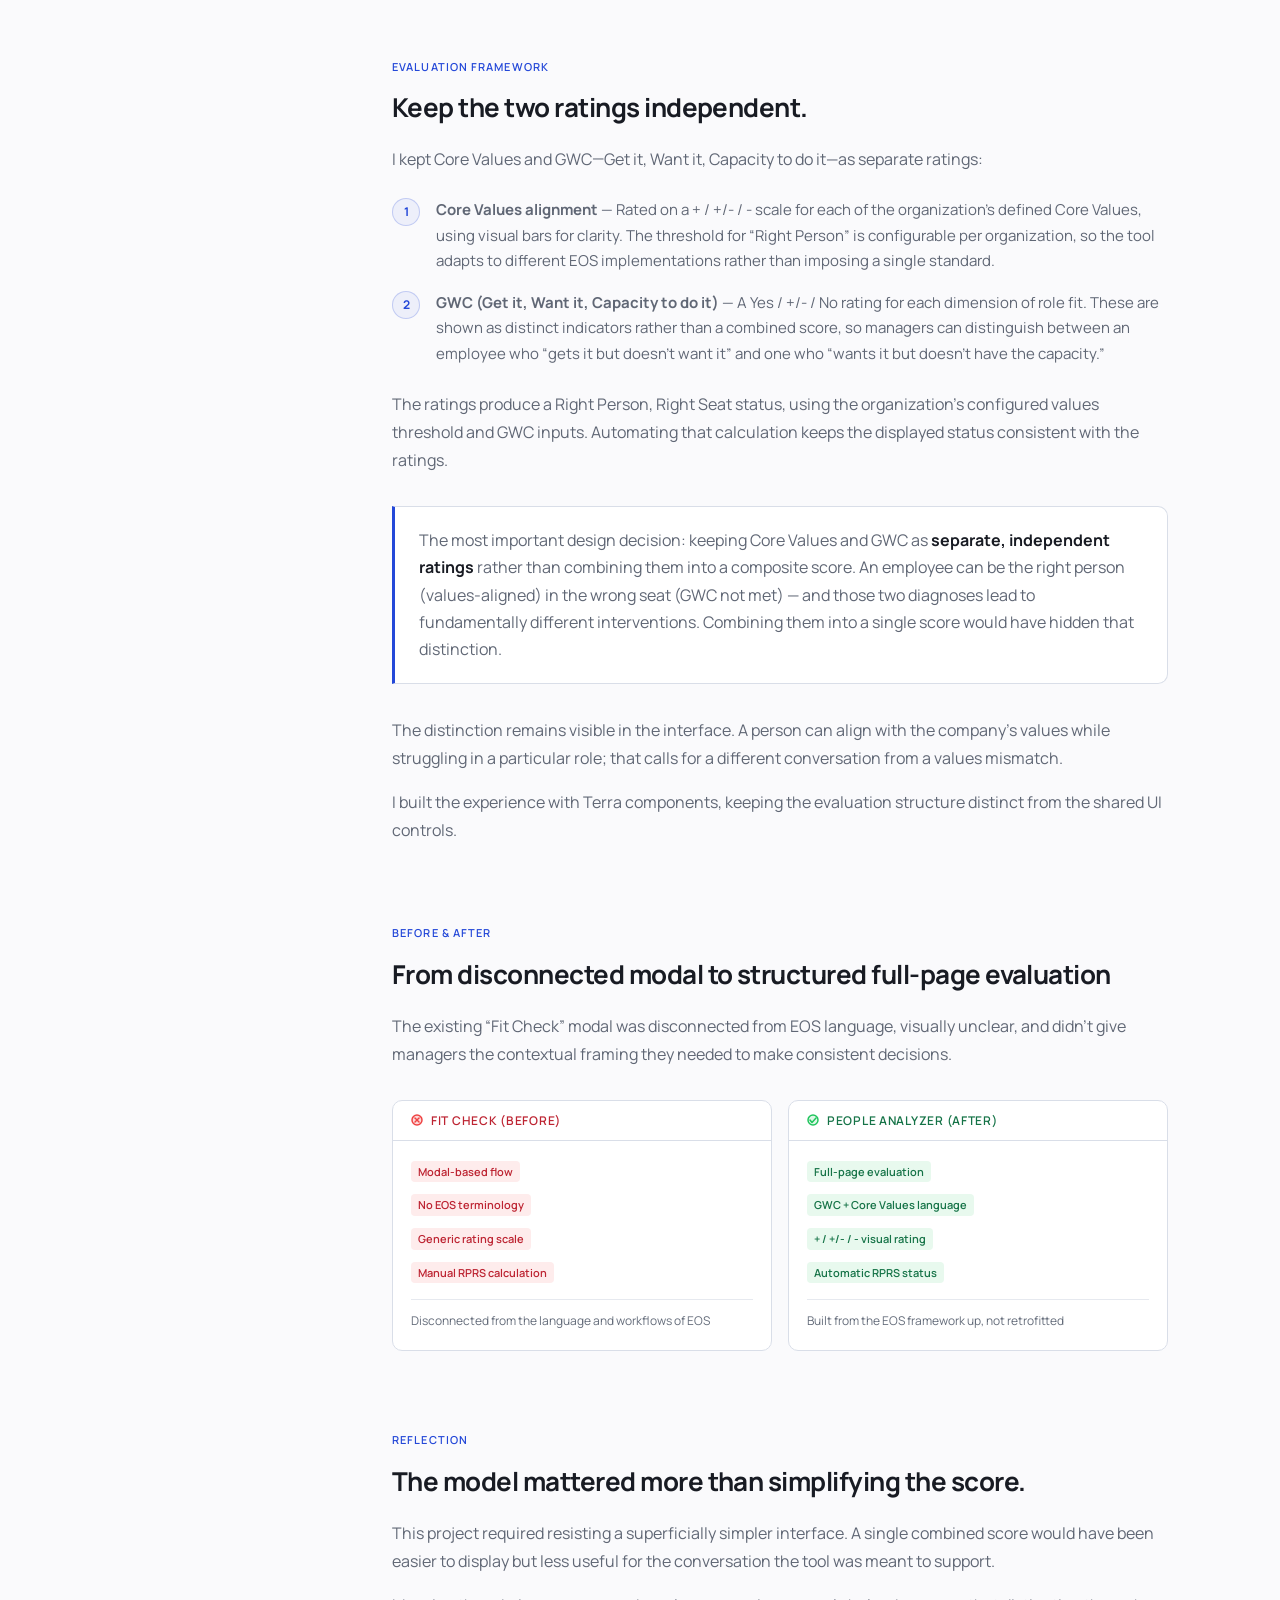
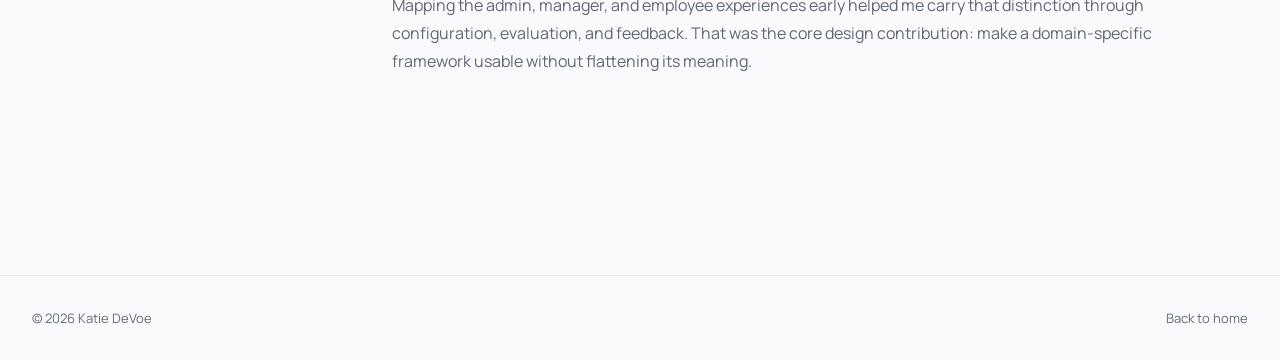
<file: people-analyzer.html>
<!DOCTYPE html>

<html lang="en">
<head>
<meta charset="utf-8"/>
<meta content="width=device-width, initial-scale=1.0" name="viewport"/>
<meta content="My core product work at Ninety includes an EOS evaluation experience that keeps values alignment and role fit distinct across admin, manager, and employee workflows." name="description"/>
<title>People Analyzer: separating values from role fit. — Katie DeVoe</title>
<link href="https://fonts.googleapis.com" rel="preconnect"/>
<link crossorigin="" href="https://fonts.gstatic.com" rel="preconnect"/>
<link href="https://fonts.googleapis.com/css2?family=Manrope:wght@400;500;600;700&amp;family=Newsreader:ital,wght@0,400;0,500;0,600;1,400;1,500&amp;display=swap" rel="stylesheet"/>
<link href="css/styles.css" rel="stylesheet"/>
<link href="/favicon.svg?v=2" rel="icon" type="image/svg+xml"/>
<link href="/favicon.ico?v=2" rel="icon" sizes="32x32" type="image/x-icon"/>
<link href="/apple-touch-icon.png?v=2" rel="apple-touch-icon"/>
</head>
<body>
<site-nav progress=""></site-nav>
<!-- CASE STUDY HERO -->
<header class="cs-hero">
<div class="container">
<nav aria-label="Breadcrumb" class="cs-breadcrumb">
<a href="index.html">Home</a>
<span aria-hidden="true" class="cs-breadcrumb-sep">/</span>
<span>Case Study</span>
</nav>
<div class="cs-meta">
<span class="cs-badge">Case Study</span>
<span class="cs-company">Ninety.io</span>
<span class="cs-year">2023 – 2024</span>
</div>
<h1 class="cs-title">People Analyzer: separating values from role fit.</h1>
<p class="cs-subtitle">I owned core product UX and UI for Ninety’s EOS evaluation tool, replacing a disconnected Fit Check flow with role-specific experiences and two distinct dimensions of assessment.</p>
<div class="cs-stat-row">
<div class="cs-stat">
<div class="cs-stat-value">0→1</div>
<div class="cs-stat-label">End-to-end design ownership from discovery through delivery</div>
</div>
<div class="cs-stat">
<div class="cs-stat-value">3 roles</div>
<div class="cs-stat-label">Admin, Manager, and Employee — each with distinct workflows and permissions</div>
</div>
<div class="cs-stat">
<div class="cs-stat-value">EOS-aligned</div>
<div class="cs-stat-label">Built around Right Person, Right Seat and GWC framework</div>
</div>
<div class="cs-stat">
<div class="cs-stat-value">Terra DS</div>
<div class="cs-stat-label">Designed on Ninety’s unified design system for cross-platform consistency</div>
</div>
</div>
</div>
<div class="container" style="margin-top: 0;">
<figure class="cs-hero-image cs-hero-photo">
<img alt="People Analyzer evaluation UI showing Core Values rating bars, GWC indicators (Get It, Want It, Capacity), and automatic RPRS status calculation." loading="eager" src="images/people-analyzer/hero.svg" style="background: var(--bg-secondary); padding: 48px; object-fit: contain;"/>
<figcaption class="placeholder-caption" style="padding: 12px 0 16px;">The People Analyzer — dual-rating system for Core Values and GWC, with automatic Right Person, Right Seat calculation.</figcaption>
</figure>
</div>
</header>
<!-- CASE STUDY BODY -->
<main class="cs-body">
<div class="container">
<div class="cs-layout">
<!-- TABLE OF CONTENTS -->
<aside aria-label="Table of contents" class="cs-toc">
<p class="cs-toc-title">Contents</p>
<nav class="cs-toc-list">
<a href="#overview">Overview</a>
<a href="#problem">The Problem</a>
<a href="#approach">My Approach</a>
<a href="#framework">Evaluation Framework</a>
<a href="#before-after">Before &amp; After</a>
<a href="#reflection">Reflection</a>
</nav>
</aside>
<!-- CONTENT -->
<div class="cs-content">
<!-- OVERVIEW -->
<section aria-labelledby="overview-title" class="cs-section fade-up" id="overview">
<p class="cs-section-label">Overview</p>
<h2 class="cs-section-title" id="overview-title">The existing flow obscured an important distinction.</h2>
<p class="cs-body-text">EOS teams evaluate both alignment with company values and fit for a specific role. Ninety’s existing Fit Check flow did not clearly support that distinction or the different responsibilities of admins, managers, and employees.</p>
<p class="cs-body-text">I owned the design from research through delivery, working with product and EOS practitioners to translate the framework into a clear evaluation experience.</p>
</section>
<!-- THE PROBLEM -->
<section aria-labelledby="problem-title" class="cs-section fade-up" id="problem">
<p class="cs-section-label">The Problem</p>
<h2 class="cs-section-title" id="problem-title">Values and role fit require different conversations.</h2>
<p class="cs-body-text">Combining the two into a general performance judgment would hide the reason for a result. The design needed to preserve the framework’s distinctions while giving each role an appropriate view of the evaluation.</p>
<div class="numbered-list fade-up" role="list">
<div class="numbered-item" role="listitem">
<div aria-hidden="true" class="numbered-item-num">1</div>
<div><strong>Subjective, inconsistent evaluations</strong> — Without a shared framework, two managers evaluating the same employee reach different conclusions using different criteria. People decisions become political rather than principled.</div>
</div>
<div class="numbered-item" role="listitem">
<div aria-hidden="true" class="numbered-item-num">2</div>
<div><strong>No visibility into development opportunities</strong> — Leaders couldn’t identify whether an employee was in the wrong seat, misaligned with values, or simply needed support — because there was no structured way to separate those diagnoses.</div>
</div>
<div class="numbered-item" role="listitem">
<div aria-hidden="true" class="numbered-item-num">3</div>
<div><strong>No organizational health baseline</strong> — Without structured data, teams lacked a consistent way to compare evaluations over time or review patterns across roles and departments.</div>
</div>
</div>
<div class="pull-quote fade-up">
<p>I redesigned Fit Check around the language and distinctions EOS teams already used to discuss values and role fit.</p>
</div>
</section>
<!-- MY APPROACH -->
<section aria-labelledby="approach-title" class="cs-section fade-up" id="approach">
<p class="cs-section-label">My Approach</p>
<h2 class="cs-section-title" id="approach-title">Discovery, role mapping, and EOS alignment</h2>
<h3 class="cs-section-subtitle" style="margin-top: 8px;">1. Discovery &amp; Research</h3>
<p class="cs-body-text">
              I partnered with the PM and EOS Implementers to gather early qualitative feedback, running user interviews with Admins and SLT members to understand how they currently evaluate employees, what “RPRS” means in their day-to-day language, and what friction they experienced with existing tools. This shaped both the structure of the evaluation framework and the terminology I used throughout the UI.
            </p>
<h3 class="cs-section-subtitle" style="margin-top: 36px;">2. Mapping the experience by role</h3>
<p class="cs-body-text">
              Each user role had distinct workflows and permissions. Rather than a one-size-fits-all interface, I designed tailored experiences for three distinct archetypes:
            </p>
<div class="role-list fade-up" role="list">
<div class="role-item" role="listitem"><strong>Admins</strong> — Configuration screens to define thresholds for Core Values and GWC ratings, control who can evaluate whom, and set the rating scale for their organization.</div>
<div class="role-item" role="listitem"><strong>Managers</strong> — Evaluation dashboards with the ability to assign, complete, and track feedback. The dashboard surfaces RPRS status at a glance without requiring the manager to calculate it manually.</div>
<div class="role-item" role="listitem"><strong>Employees</strong> — Simple views of their own feedback and alignment status, with plain-language context for each rating so the evaluation feels like a growth conversation, not a verdict.</div>
</div>
</section>
<!-- EVALUATION FRAMEWORK -->
<section aria-labelledby="framework-title" class="cs-section fade-up" id="framework">
<p class="cs-section-label">Evaluation Framework</p>
<h2 class="cs-section-title" id="framework-title">Keep the two ratings independent.</h2>
<p class="cs-body-text">I kept Core Values and GWC—Get it, Want it, Capacity to do it—as separate ratings:</p>
<div class="numbered-list fade-up" role="list">
<div class="numbered-item" role="listitem">
<div aria-hidden="true" class="numbered-item-num">1</div>
<div><strong>Core Values alignment</strong> — Rated on a + / +/- / - scale for each of the organization’s defined Core Values, using visual bars for clarity. The threshold for “Right Person” is configurable per organization, so the tool adapts to different EOS implementations rather than imposing a single standard.</div>
</div>
<div class="numbered-item" role="listitem">
<div aria-hidden="true" class="numbered-item-num">2</div>
<div><strong>GWC (Get it, Want it, Capacity to do it)</strong> — A Yes / +/- / No rating for each dimension of role fit. These are shown as distinct indicators rather than a combined score, so managers can distinguish between an employee who “gets it but doesn’t want it” and one who “wants it but doesn’t have the capacity.”</div>
</div>
</div>
<p class="cs-body-text" style="margin-top: 24px;">The ratings produce a Right Person, Right Seat status, using the organization’s configured values threshold and GWC inputs. Automating that calculation keeps the displayed status consistent with the ratings.</p>
<div class="callout fade-up">
<p>The most important design decision: keeping Core Values and GWC as <strong>separate, independent ratings</strong> rather than combining them into a composite score. An employee can be the right person (values-aligned) in the wrong seat (GWC not met) — and those two diagnoses lead to fundamentally different interventions. Combining them into a single score would have hidden that distinction.</p>
</div>
<p class="cs-body-text">The distinction remains visible in the interface. A person can align with the company’s values while struggling in a particular role; that calls for a different conversation from a values mismatch.</p>
<p class="cs-body-text">I built the experience with Terra components, keeping the evaluation structure distinct from the shared UI controls.</p></section>
<!-- BEFORE & AFTER -->
<section aria-labelledby="ba-title" class="cs-section fade-up" id="before-after">
<p class="cs-section-label">Before &amp; After</p>
<h2 class="cs-section-title" id="ba-title">From disconnected modal to structured full-page evaluation</h2>
<p class="cs-body-text">
              The existing “Fit Check” modal was disconnected from EOS language, visually unclear, and didn’t give managers the contextual framing they needed to make consistent decisions.
            </p>
<div class="before-after fade-up">
<div class="ba-card ba-before">
<div class="ba-hd">
<svg aria-hidden="true" height="12" viewbox="0 0 12 12" width="12"><circle cx="6" cy="6" fill="rgba(239,68,68,0.2)" r="5" stroke="#ef4444" stroke-width="1.5"></circle><line stroke="#ef4444" stroke-linecap="round" stroke-width="1.5" x1="4" x2="8" y1="4" y2="8"></line><line stroke="#ef4444" stroke-linecap="round" stroke-width="1.5" x1="8" x2="4" y1="4" y2="8"></line></svg>
                  Fit Check (before)
                </div>
<div class="ba-body">
<div class="ba-row"><span class="a11y-badge a11y-no">Modal-based flow</span></div>
<div class="ba-row"><span class="a11y-badge a11y-no">No EOS terminology</span></div>
<div class="ba-row"><span class="a11y-badge a11y-no">Generic rating scale</span></div>
<div class="ba-row"><span class="a11y-badge a11y-no">Manual RPRS calculation</span></div>
<p class="ba-note">Disconnected from the language and workflows of EOS</p>
</div>
</div>
<div class="ba-card ba-after">
<div class="ba-hd">
<svg aria-hidden="true" height="12" viewbox="0 0 12 12" width="12"><circle cx="6" cy="6" fill="rgba(34,197,94,0.15)" r="5" stroke="#22c55e" stroke-width="1.5"></circle><polyline fill="none" points="3,6 5,8.5 9,4" stroke="#22c55e" stroke-linecap="round" stroke-linejoin="round" stroke-width="1.5"></polyline></svg>
                  People Analyzer (after)
                </div>
<div class="ba-body">
<div class="ba-row"><span class="a11y-badge a11y-ok">Full-page evaluation</span></div>
<div class="ba-row"><span class="a11y-badge a11y-ok">GWC + Core Values language</span></div>
<div class="ba-row"><span class="a11y-badge a11y-ok">+ / +/- / - visual rating</span></div>
<div class="ba-row"><span class="a11y-badge a11y-ok">Automatic RPRS status</span></div>
<p class="ba-note">Built from the EOS framework up, not retrofitted</p>
</div>
</div>
</div>
</section>
<!-- REFLECTION -->
<section aria-labelledby="reflection-title" class="cs-section fade-up" id="reflection">
<p class="cs-section-label">Reflection</p>
<h2 class="cs-section-title" id="reflection-title">The model mattered more than simplifying the score.</h2>
<p class="cs-body-text">This project required resisting a superficially simpler interface. A single combined score would have been easier to display but less useful for the conversation the tool was meant to support.</p><p class="cs-body-text">Mapping the admin, manager, and employee experiences early helped me carry that distinction through configuration, evaluation, and feedback. That was the core design contribution: make a domain-specific framework usable without flattening its meaning.</p></section>
</div>
</div>
</div>
</main>
<site-footer back=""></site-footer>
<script src="js/site.js?v=12"></script>
<script src="js/main.js"></script>
</body>
</html>
</file>
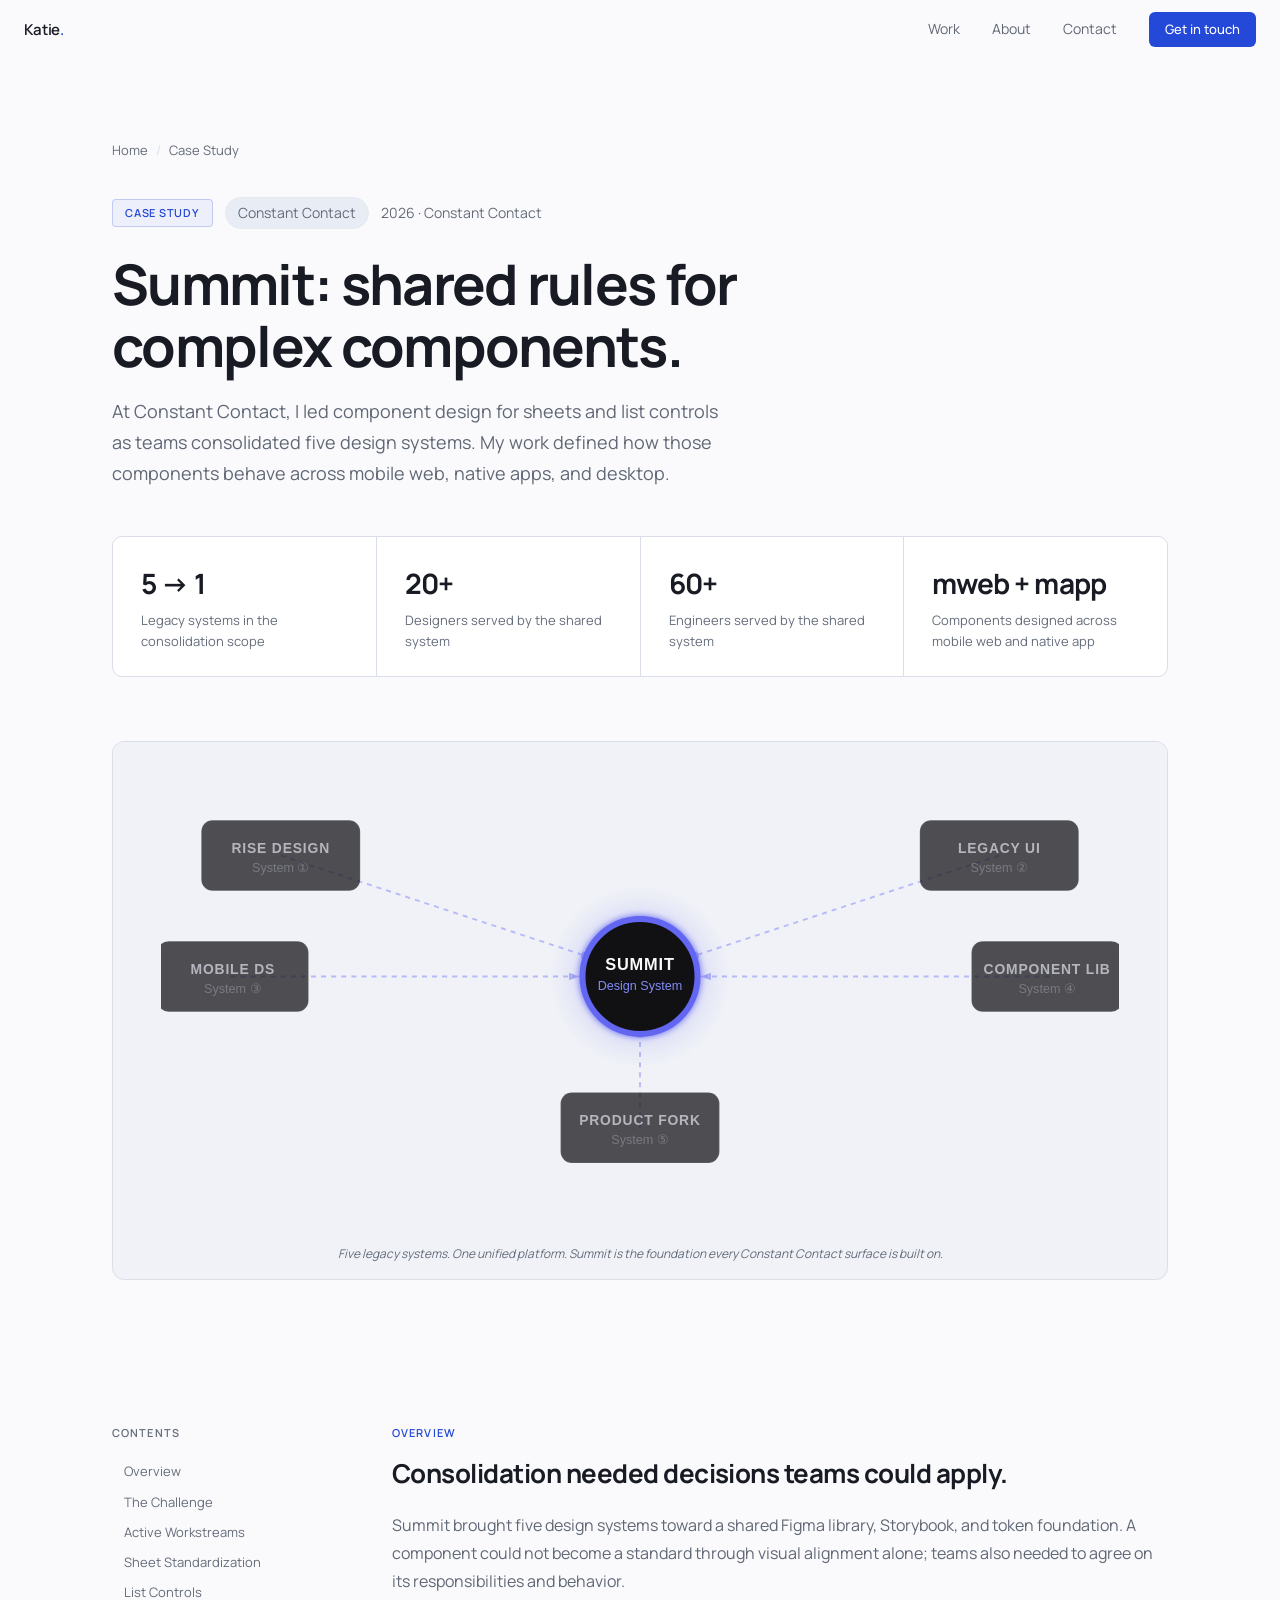
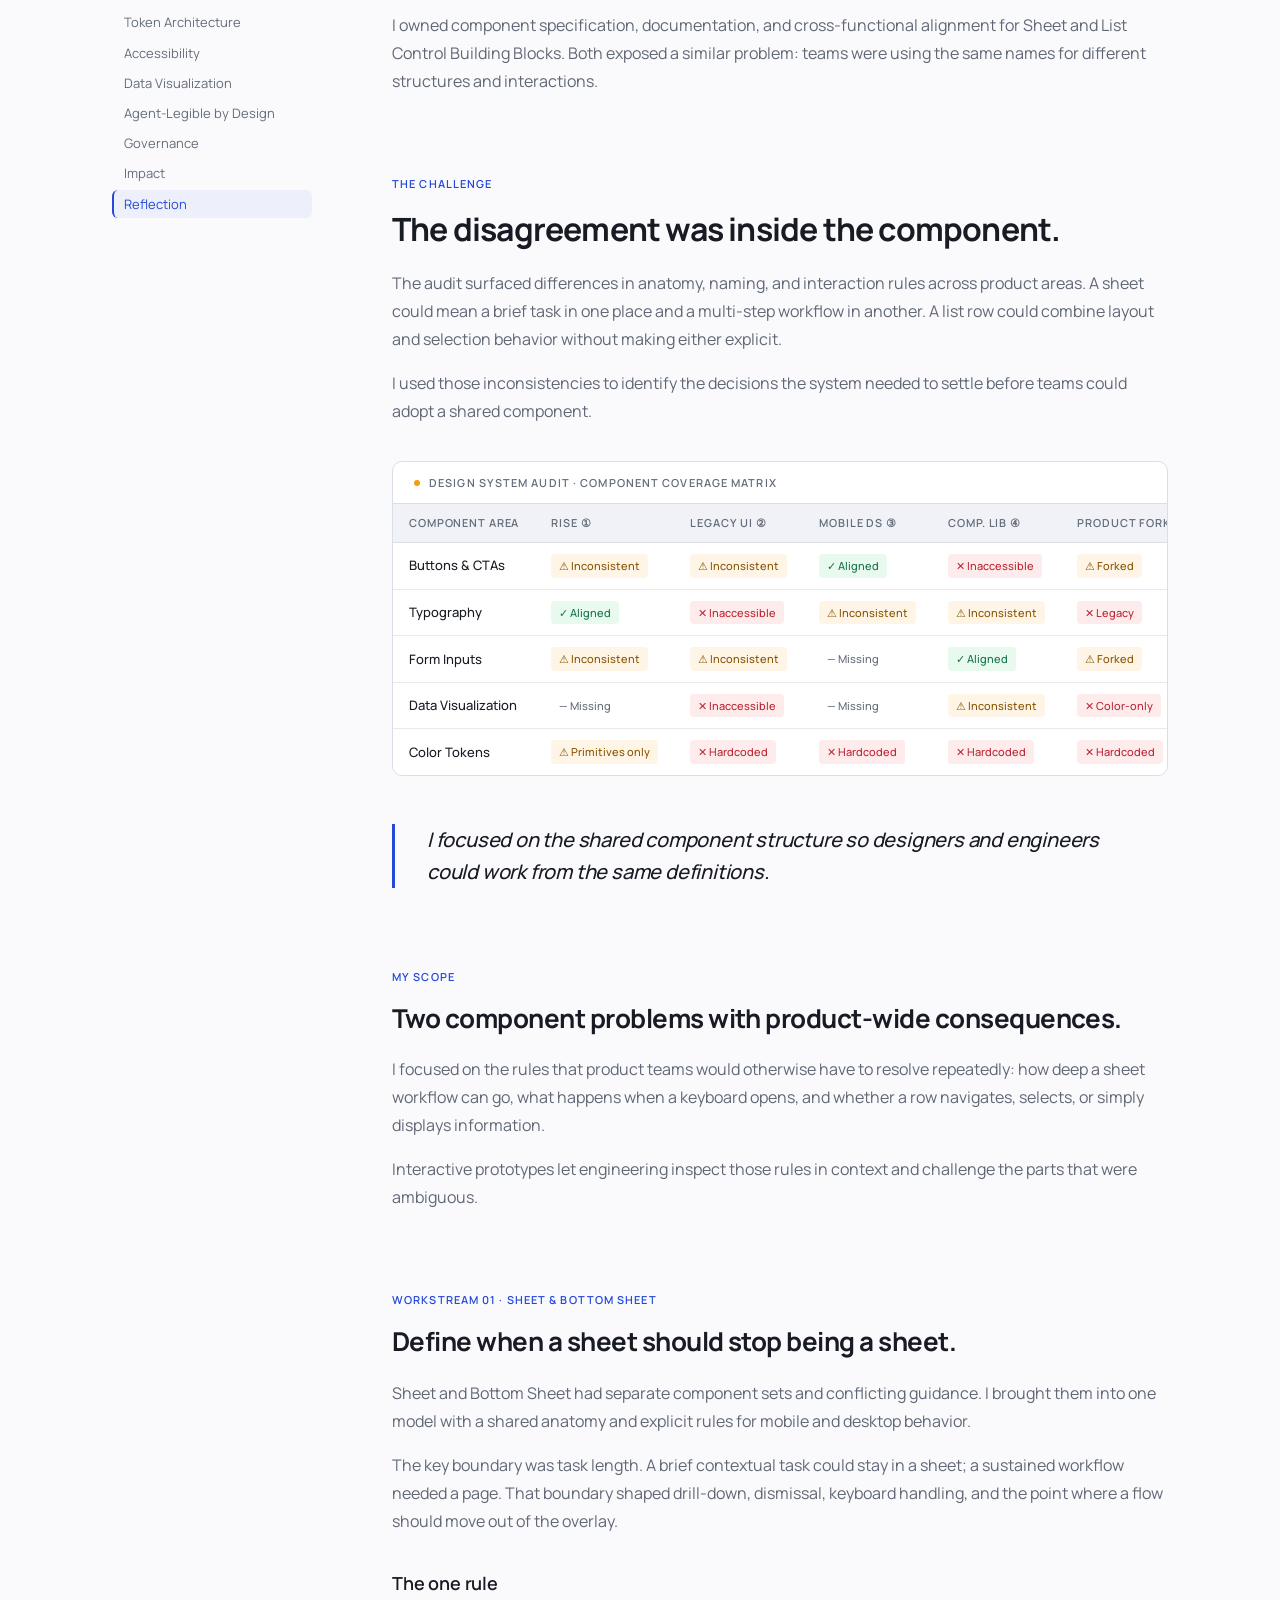
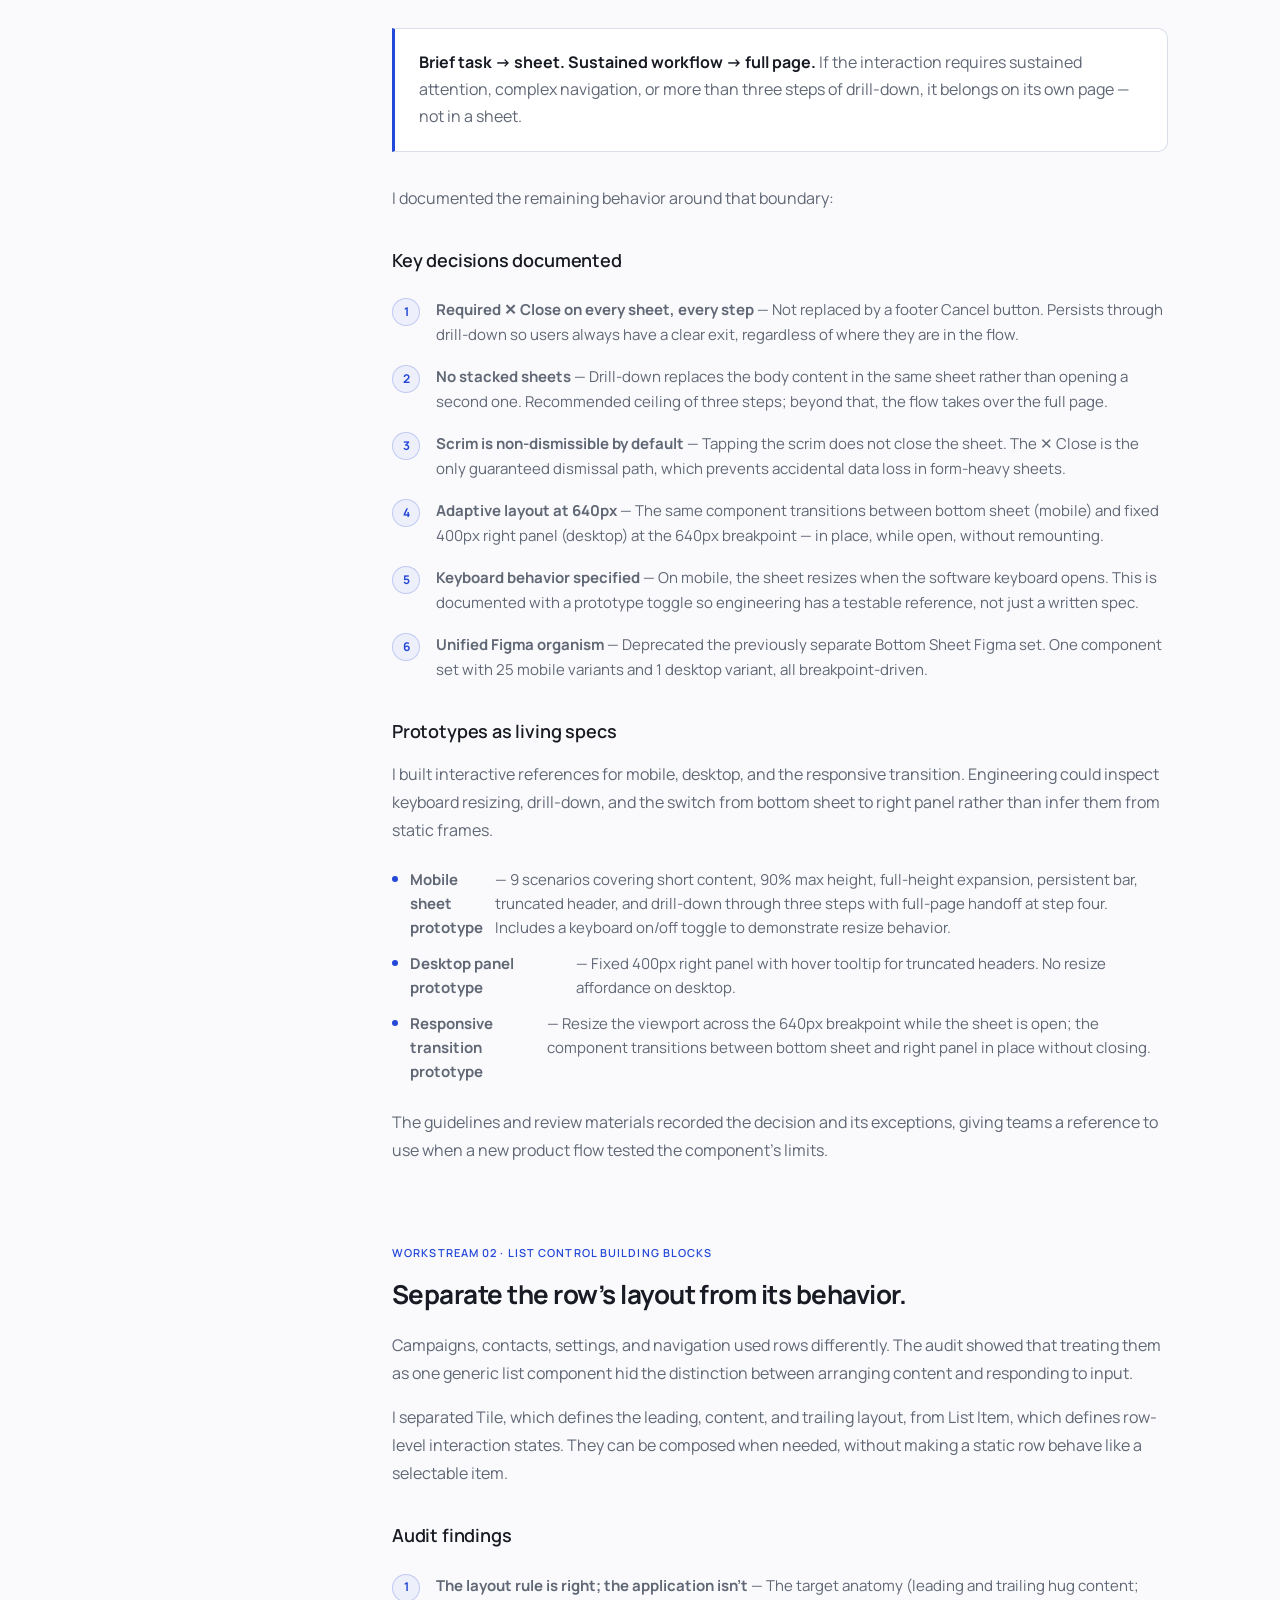
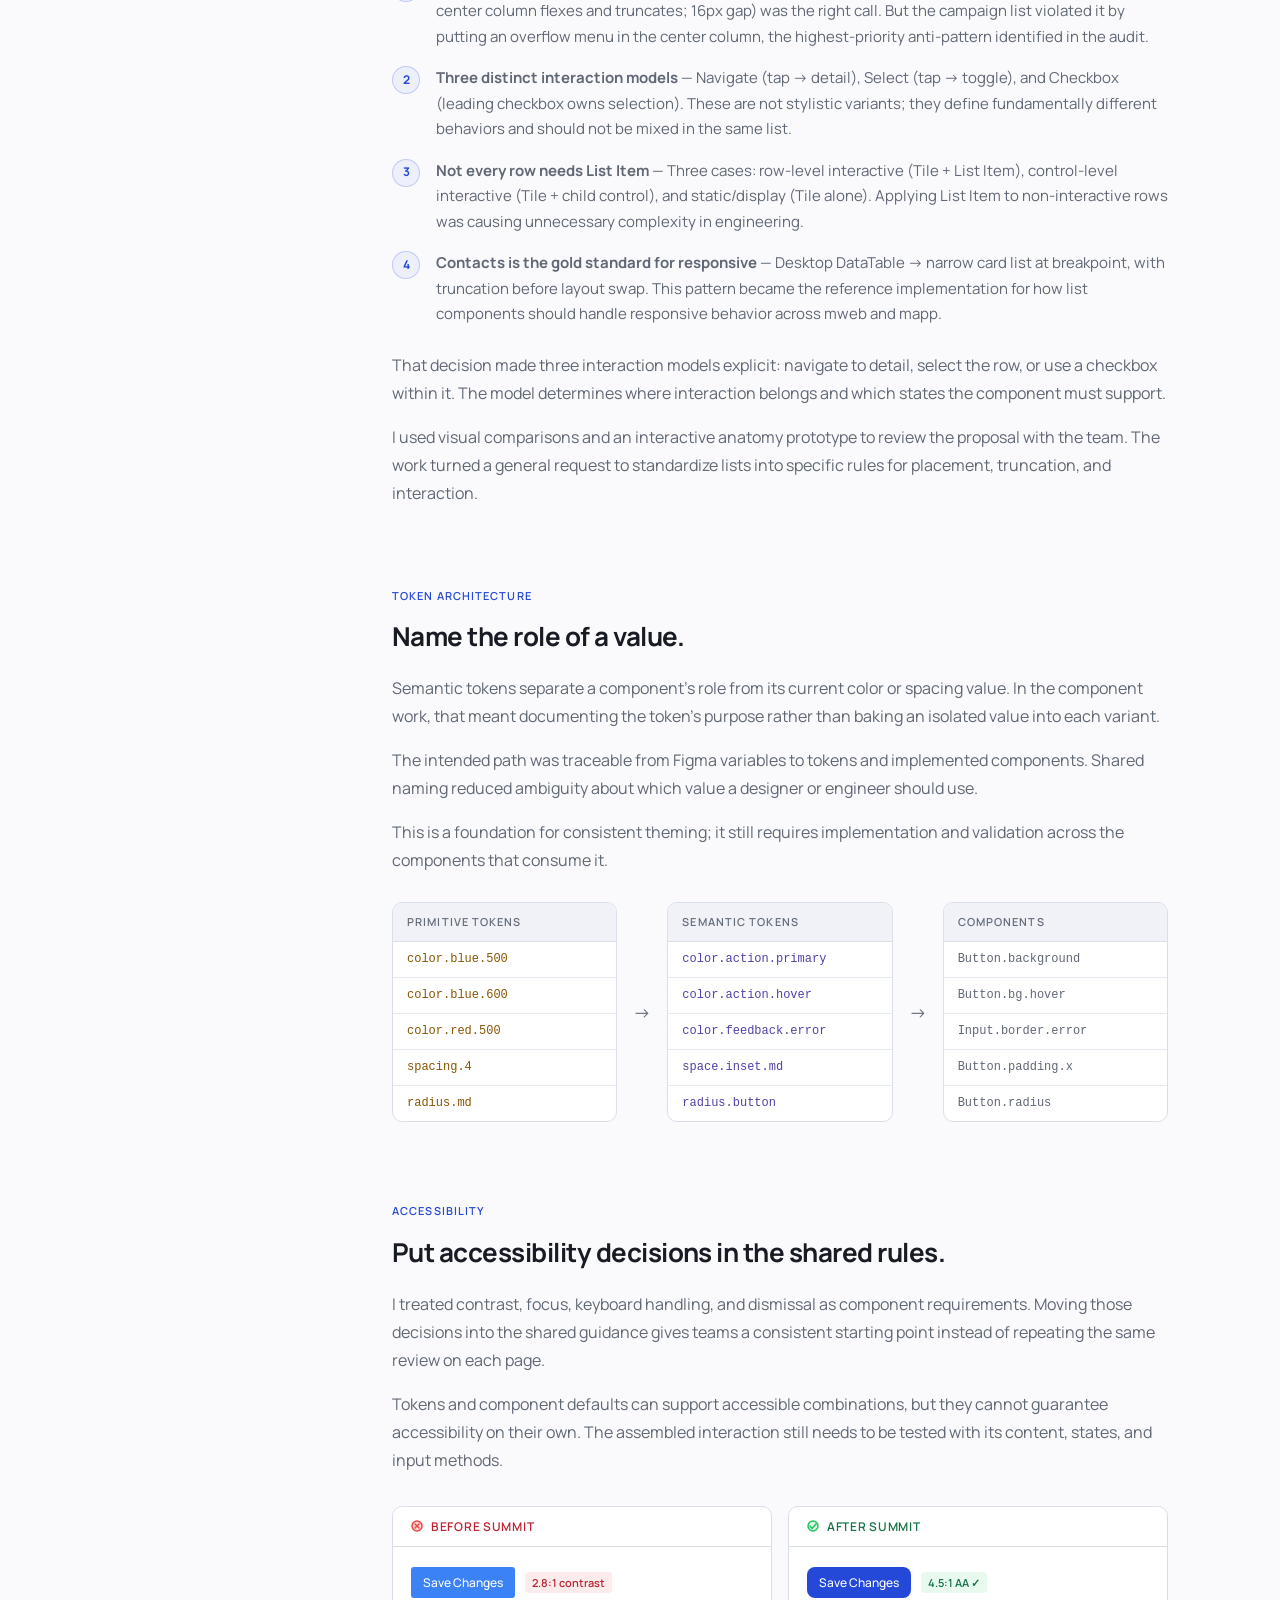
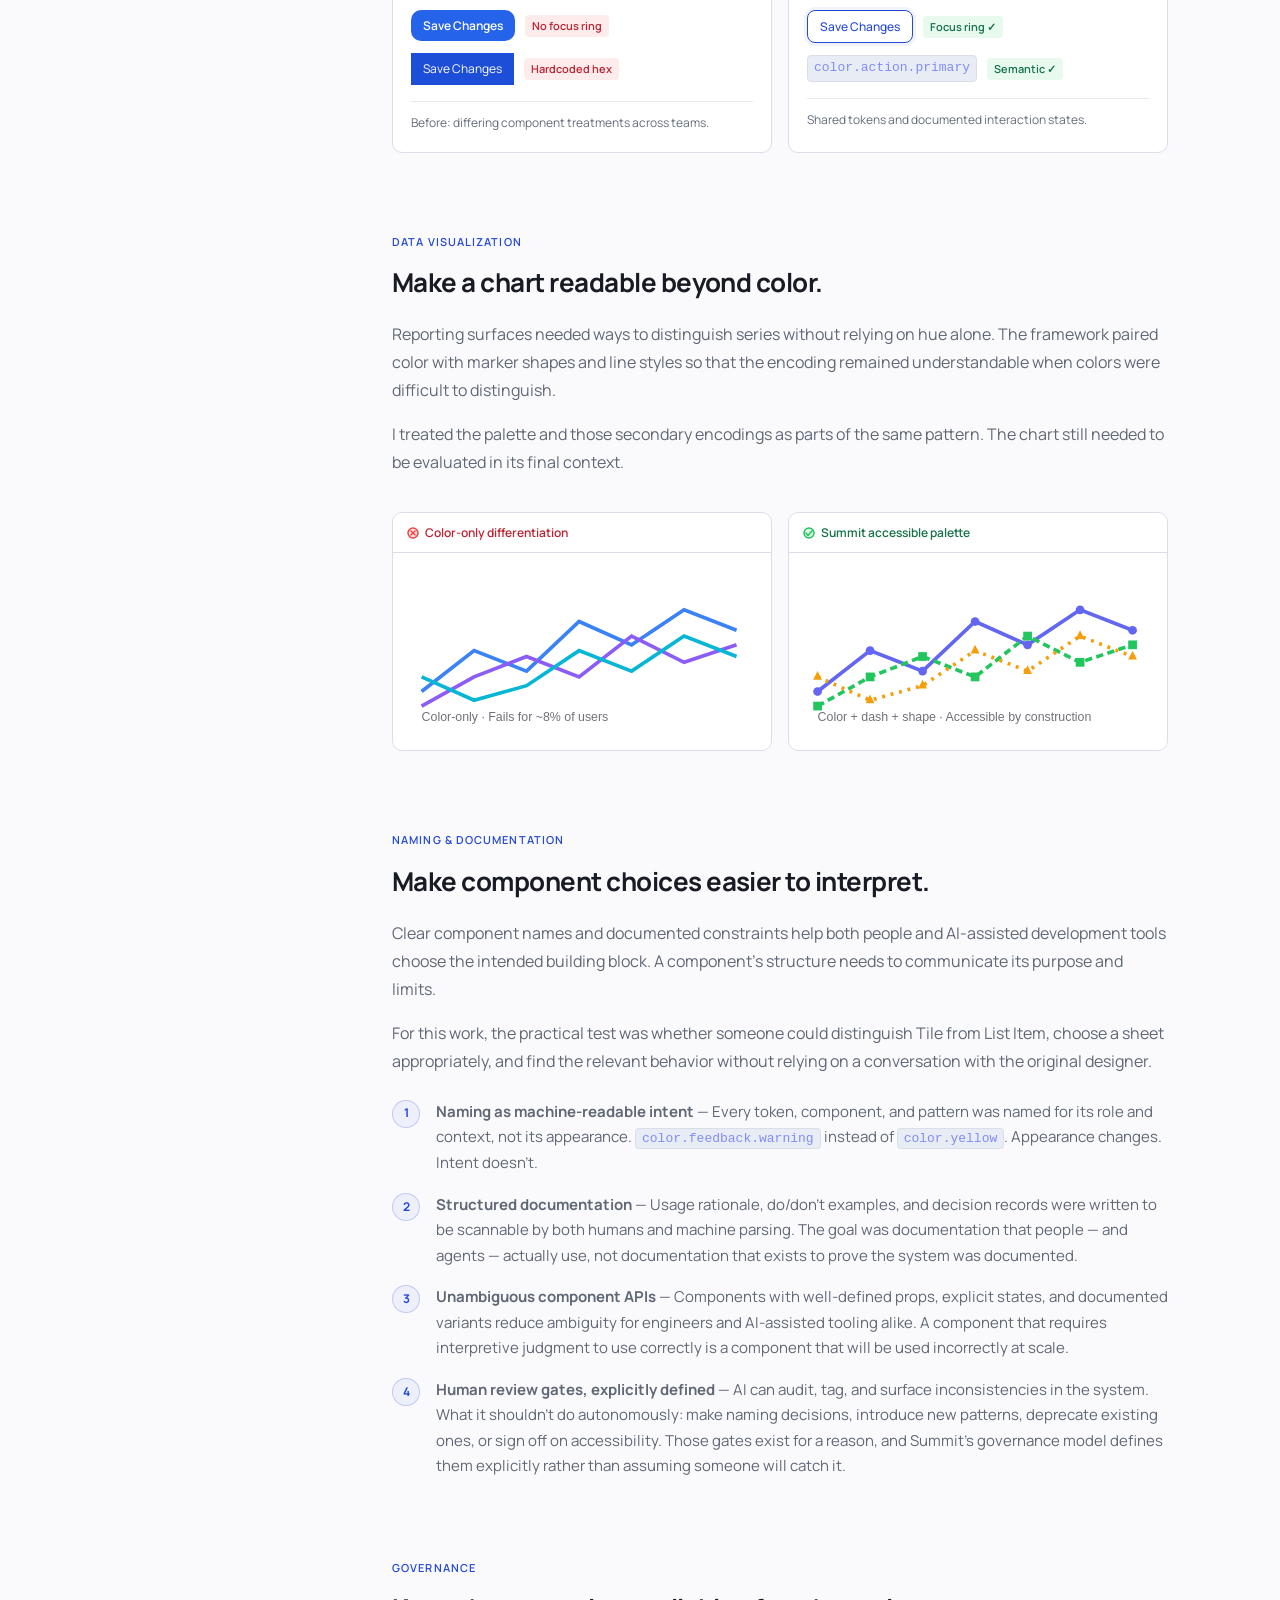
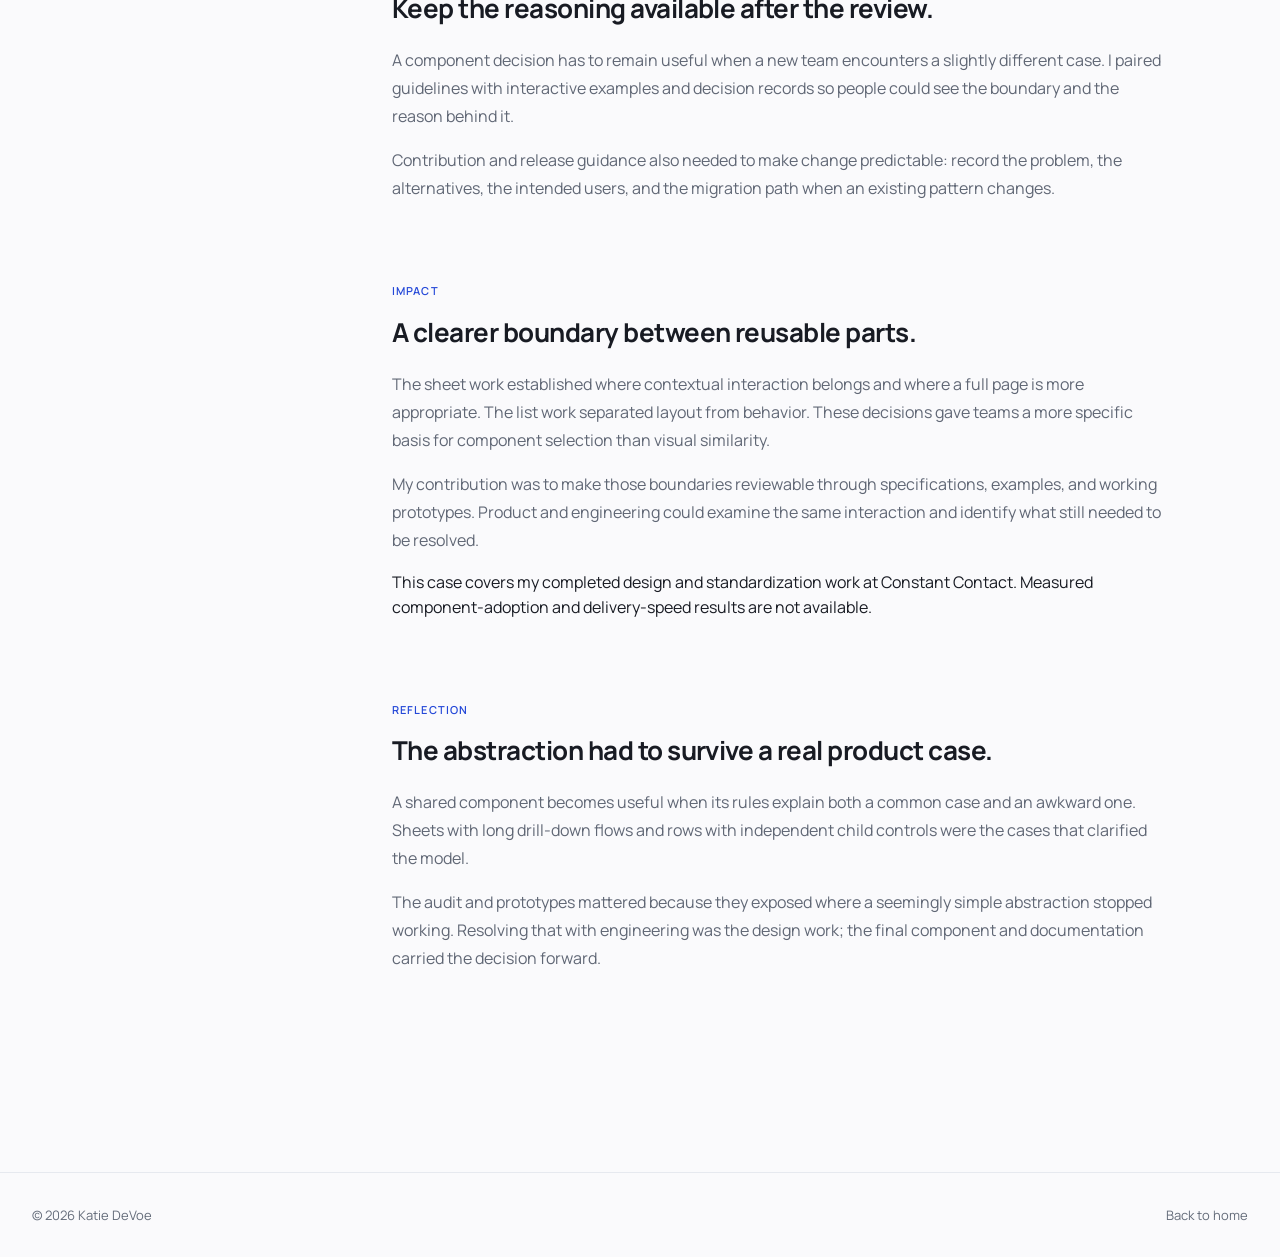
<file: summit-design-system.html>
<!DOCTYPE html>

<html lang="en">
<head>
<meta charset="utf-8"/>
<meta content="width=device-width, initial-scale=1.0" name="viewport"/>
<meta content="My Summit component design at Constant Contact established shared rules for sheets, list layouts, and interaction behavior across product surfaces." name="description"/>
<title>Summit: shared rules for complex components. — Katie DeVoe</title>
<link href="https://fonts.googleapis.com" rel="preconnect"/>
<link crossorigin="" href="https://fonts.gstatic.com" rel="preconnect"/>
<link href="https://fonts.googleapis.com/css2?family=Manrope:wght@400;500;600;700&amp;family=Newsreader:ital,wght@0,400;0,500;0,600;1,400;1,500&amp;display=swap" rel="stylesheet"/>
<link href="css/styles.css" rel="stylesheet"/>
<link href="/favicon.svg?v=2" rel="icon" type="image/svg+xml"/>
<link href="/favicon.ico?v=2" rel="icon" sizes="32x32" type="image/x-icon"/>
<link href="/apple-touch-icon.png?v=2" rel="apple-touch-icon"/>
</head>
<body>
<site-nav progress=""></site-nav>
<!-- CASE STUDY HERO -->
<header class="cs-hero">
<div class="container">
<nav aria-label="Breadcrumb" class="cs-breadcrumb">
<a href="index.html">Home</a>
<span aria-hidden="true" class="cs-breadcrumb-sep">/</span>
<span>Case Study</span>
</nav>
<div class="cs-meta">
<span class="cs-badge">Case study</span>
<span class="cs-company">Constant Contact</span>
<span class="cs-year">2026 · Constant Contact</span>
</div>
<h1 class="cs-title">Summit: shared rules for complex components.</h1>
<p class="cs-subtitle">At Constant Contact, I led component design for sheets and list controls as teams consolidated five design systems. My work defined how those components behave across mobile web, native apps, and desktop.</p>
<div class="cs-stat-row">
<div class="cs-stat">
<div class="cs-stat-value">5 → 1</div>
<div class="cs-stat-label">Legacy systems in the consolidation scope</div>
</div>
<div class="cs-stat">
<div class="cs-stat-value">20+</div>
<div class="cs-stat-label">Designers served by the shared system</div>
</div>
<div class="cs-stat">
<div class="cs-stat-value">60+</div>
<div class="cs-stat-label">Engineers served by the shared system</div>
</div>
<div class="cs-stat">
<div class="cs-stat-value">mweb + mapp</div>
<div class="cs-stat-label">Components designed across mobile web and native app</div>
</div>
</div>
</div>
<!-- HERO IMAGE -->
<div class="container" style="margin-top: 0;">
<figure class="cs-hero-image cs-hero-photo">
<img alt="Convergence diagram showing five legacy design systems — Rise Design, Legacy UI, Mobile DS, Component Lib, and Product Fork — flowing into Summit, Constant Contact's unified design system." loading="eager" src="images/summit/convergence.svg" style="background: var(--bg-secondary); padding: 48px;"/>
<figcaption class="placeholder-caption" style="padding: 12px 0 16px;">Five legacy systems. One unified platform. Summit is the foundation every Constant Contact surface is built on.</figcaption>
</figure>
</div>
</header>
<!-- CASE STUDY BODY -->
<main class="cs-body">
<div class="container">
<div class="cs-layout">
<!-- TABLE OF CONTENTS -->
<aside aria-label="Table of contents" class="cs-toc">
<p class="cs-toc-title">Contents</p>
<nav class="cs-toc-list">
<a href="#overview">Overview</a>
<a href="#challenge">The Challenge</a>
<a href="#workstreams">Active Workstreams</a>
<a href="#sheet">Sheet Standardization</a>
<a href="#list-controls">List Controls</a>
<a href="#tokens">Token Architecture</a>
<a href="#accessibility">Accessibility</a>
<a href="#dataviz">Data Visualization</a>
<a href="#agent-legible">Agent-Legible by Design</a>
<a href="#governance">Governance</a>
<a href="#impact">Impact</a>
<a href="#reflection">Reflection</a>
</nav>
</aside>
<!-- CONTENT -->
<div class="cs-content">
<!-- OVERVIEW -->
<section aria-labelledby="overview-title" class="cs-section fade-up" id="overview">
<p class="cs-section-label">Overview</p>
<h2 class="cs-section-title" id="overview-title">Consolidation needed decisions teams could apply.</h2>
<p class="cs-body-text">Summit brought five design systems toward a shared Figma library, Storybook, and token foundation. A component could not become a standard through visual alignment alone; teams also needed to agree on its responsibilities and behavior.</p>
<p class="cs-body-text">I owned component specification, documentation, and cross-functional alignment for Sheet and List Control Building Blocks. Both exposed a similar problem: teams were using the same names for different structures and interactions.</p>
</section>
<!-- THE CHALLENGE -->
<section aria-labelledby="challenge-title" class="cs-section fade-up" id="challenge">
<p class="cs-section-label">The Challenge</p>
<h2 class="cs-section-title-lg" id="challenge-title">The disagreement was inside the component.</h2>
<p class="cs-body-text">The audit surfaced differences in anatomy, naming, and interaction rules across product areas. A sheet could mean a brief task in one place and a multi-step workflow in another. A list row could combine layout and selection behavior without making either explicit.</p>
<p class="cs-body-text">I used those inconsistencies to identify the decisions the system needed to settle before teams could adopt a shared component.</p>
<!-- Audit Table -->
<div aria-label="Design system audit: component coverage matrix" class="audit-wrap fade-up" role="region">
<div class="audit-header">
<svg aria-hidden="true" height="8" viewbox="0 0 8 8" width="8"><circle cx="4" cy="4" fill="#f59e0b" r="3"></circle></svg>
                Design System Audit · Component Coverage Matrix
              </div>
<div style="overflow-x: auto;">
<table class="audit-table">
<thead>
<tr>
<th>Component Area</th>
<th>Rise ①</th>
<th>Legacy UI ②</th>
<th>Mobile DS ③</th>
<th>Comp. Lib ④</th>
<th>Product Fork ⑤</th>
</tr>
</thead>
<tbody>
<tr>
<td class="audit-component">Buttons &amp; CTAs</td>
<td><span class="audit-badge b-warn">⚠ Inconsistent</span></td>
<td><span class="audit-badge b-warn">⚠ Inconsistent</span></td>
<td><span class="audit-badge b-ok">✓ Aligned</span></td>
<td><span class="audit-badge b-fail">✕ Inaccessible</span></td>
<td><span class="audit-badge b-warn">⚠ Forked</span></td>
</tr>
<tr>
<td class="audit-component">Typography</td>
<td><span class="audit-badge b-ok">✓ Aligned</span></td>
<td><span class="audit-badge b-fail">✕ Inaccessible</span></td>
<td><span class="audit-badge b-warn">⚠ Inconsistent</span></td>
<td><span class="audit-badge b-warn">⚠ Inconsistent</span></td>
<td><span class="audit-badge b-fail">✕ Legacy</span></td>
</tr>
<tr>
<td class="audit-component">Form Inputs</td>
<td><span class="audit-badge b-warn">⚠ Inconsistent</span></td>
<td><span class="audit-badge b-warn">⚠ Inconsistent</span></td>
<td><span class="audit-badge b-miss">— Missing</span></td>
<td><span class="audit-badge b-ok">✓ Aligned</span></td>
<td><span class="audit-badge b-warn">⚠ Forked</span></td>
</tr>
<tr>
<td class="audit-component">Data Visualization</td>
<td><span class="audit-badge b-miss">— Missing</span></td>
<td><span class="audit-badge b-fail">✕ Inaccessible</span></td>
<td><span class="audit-badge b-miss">— Missing</span></td>
<td><span class="audit-badge b-warn">⚠ Inconsistent</span></td>
<td><span class="audit-badge b-fail">✕ Color-only</span></td>
</tr>
<tr>
<td class="audit-component">Color Tokens</td>
<td><span class="audit-badge b-warn">⚠ Primitives only</span></td>
<td><span class="audit-badge b-fail">✕ Hardcoded</span></td>
<td><span class="audit-badge b-fail">✕ Hardcoded</span></td>
<td><span class="audit-badge b-fail">✕ Hardcoded</span></td>
<td><span class="audit-badge b-fail">✕ Hardcoded</span></td>
</tr>
</tbody>
</table>
</div>
</div>
<div class="pull-quote fade-up">
<p>I focused on the shared component structure so designers and engineers could work from the same definitions.</p>
</div>
</section>
<!-- ACTIVE WORKSTREAMS INTRO -->
<section aria-labelledby="workstreams-title" class="cs-section fade-up" id="workstreams">
<p class="cs-section-label">My scope</p>
<h2 class="cs-section-title" id="workstreams-title">Two component problems with product-wide consequences.</h2>
<p class="cs-body-text">I focused on the rules that product teams would otherwise have to resolve repeatedly: how deep a sheet workflow can go, what happens when a keyboard opens, and whether a row navigates, selects, or simply displays information.</p>
<p class="cs-body-text">Interactive prototypes let engineering inspect those rules in context and challenge the parts that were ambiguous.</p>
</section>
<!-- SHEET STANDARDIZATION -->
<section aria-labelledby="sheet-title" class="cs-section fade-up" id="sheet">
<p class="cs-section-label">Workstream 01 · Sheet &amp; Bottom Sheet</p>
<h2 class="cs-section-title" id="sheet-title">Define when a sheet should stop being a sheet.</h2>
<p class="cs-body-text">Sheet and Bottom Sheet had separate component sets and conflicting guidance. I brought them into one model with a shared anatomy and explicit rules for mobile and desktop behavior.</p>
<p class="cs-body-text">The key boundary was task length. A brief contextual task could stay in a sheet; a sustained workflow needed a page. That boundary shaped drill-down, dismissal, keyboard handling, and the point where a flow should move out of the overlay.</p>
<h3 class="cs-section-subtitle" style="margin-top: 36px;">The one rule</h3>
<div class="callout fade-up">
<p><strong>Brief task → sheet. Sustained workflow → full page.</strong> If the interaction requires sustained attention, complex navigation, or more than three steps of drill-down, it belongs on its own page — not in a sheet.</p>
</div>
<p class="cs-body-text">I documented the remaining behavior around that boundary:</p>
<h3 class="cs-section-subtitle" style="margin-top: 36px;">Key decisions documented</h3>
<div class="numbered-list fade-up" role="list">
<div class="numbered-item" role="listitem">
<div aria-hidden="true" class="numbered-item-num">1</div>
<div><strong>Required ✕ Close on every sheet, every step</strong> — Not replaced by a footer Cancel button. Persists through drill-down so users always have a clear exit, regardless of where they are in the flow.</div>
</div>
<div class="numbered-item" role="listitem">
<div aria-hidden="true" class="numbered-item-num">2</div>
<div><strong>No stacked sheets</strong> — Drill-down replaces the body content in the same sheet rather than opening a second one. Recommended ceiling of three steps; beyond that, the flow takes over the full page.</div>
</div>
<div class="numbered-item" role="listitem">
<div aria-hidden="true" class="numbered-item-num">3</div>
<div><strong>Scrim is non-dismissible by default</strong> — Tapping the scrim does not close the sheet. The ✕ Close is the only guaranteed dismissal path, which prevents accidental data loss in form-heavy sheets.</div>
</div>
<div class="numbered-item" role="listitem">
<div aria-hidden="true" class="numbered-item-num">4</div>
<div><strong>Adaptive layout at 640px</strong> — The same component transitions between bottom sheet (mobile) and fixed 400px right panel (desktop) at the 640px breakpoint — in place, while open, without remounting.</div>
</div>
<div class="numbered-item" role="listitem">
<div aria-hidden="true" class="numbered-item-num">5</div>
<div><strong>Keyboard behavior specified</strong> — On mobile, the sheet resizes when the software keyboard opens. This is documented with a prototype toggle so engineering has a testable reference, not just a written spec.</div>
</div>
<div class="numbered-item" role="listitem">
<div aria-hidden="true" class="numbered-item-num">6</div>
<div><strong>Unified Figma organism</strong> — Deprecated the previously separate Bottom Sheet Figma set. One component set with 25 mobile variants and 1 desktop variant, all breakpoint-driven.</div>
</div>
</div>
<h3 class="cs-section-subtitle" style="margin-top: 36px;">Prototypes as living specs</h3>
<p class="cs-body-text">I built interactive references for mobile, desktop, and the responsive transition. Engineering could inspect keyboard resizing, drill-down, and the switch from bottom sheet to right panel rather than infer them from static frames.</p>
<div class="role-list fade-up" role="list">
<div class="role-item" role="listitem"><strong>Mobile sheet prototype</strong> — 9 scenarios covering short content, 90% max height, full-height expansion, persistent bar, truncated header, and drill-down through three steps with full-page handoff at step four. Includes a keyboard on/off toggle to demonstrate resize behavior.</div>
<div class="role-item" role="listitem"><strong>Desktop panel prototype</strong> — Fixed 400px right panel with hover tooltip for truncated headers. No resize affordance on desktop.</div>
<div class="role-item" role="listitem"><strong>Responsive transition prototype</strong> — Resize the viewport across the 640px breakpoint while the sheet is open; the component transitions between bottom sheet and right panel in place without closing.</div>
</div>
<p class="cs-body-text" style="margin-top: 24px;">The guidelines and review materials recorded the decision and its exceptions, giving teams a reference to use when a new product flow tested the component’s limits.</p>
</section>
<!-- LIST CONTROLS -->
<section aria-labelledby="list-title" class="cs-section fade-up" id="list-controls">
<p class="cs-section-label">Workstream 02 · List Control Building Blocks</p>
<h2 class="cs-section-title" id="list-title">Separate the row’s layout from its behavior.</h2>
<p class="cs-body-text">Campaigns, contacts, settings, and navigation used rows differently. The audit showed that treating them as one generic list component hid the distinction between arranging content and responding to input.</p>
<p class="cs-body-text">I separated Tile, which defines the leading, content, and trailing layout, from List Item, which defines row-level interaction states. They can be composed when needed, without making a static row behave like a selectable item.</p>
<h3 class="cs-section-subtitle" style="margin-top: 36px;">Audit findings</h3>
<div class="numbered-list fade-up" role="list">
<div class="numbered-item" role="listitem">
<div aria-hidden="true" class="numbered-item-num">1</div>
<div><strong>The layout rule is right; the application isn’t</strong> — The target anatomy (leading and trailing hug content; center column flexes and truncates; 16px gap) was the right call. But the campaign list violated it by putting an overflow menu in the center column, the highest-priority anti-pattern identified in the audit.</div>
</div>
<div class="numbered-item" role="listitem">
<div aria-hidden="true" class="numbered-item-num">2</div>
<div><strong>Three distinct interaction models</strong> — Navigate (tap → detail), Select (tap → toggle), and Checkbox (leading checkbox owns selection). These are not stylistic variants; they define fundamentally different behaviors and should not be mixed in the same list.</div>
</div>
<div class="numbered-item" role="listitem">
<div aria-hidden="true" class="numbered-item-num">3</div>
<div><strong>Not every row needs List Item</strong> — Three cases: row-level interactive (Tile + List Item), control-level interactive (Tile + child control), and static/display (Tile alone). Applying List Item to non-interactive rows was causing unnecessary complexity in engineering.</div>
</div>
<div class="numbered-item" role="listitem">
<div aria-hidden="true" class="numbered-item-num">4</div>
<div><strong>Contacts is the gold standard for responsive</strong> — Desktop DataTable → narrow card list at breakpoint, with truncation before layout swap. This pattern became the reference implementation for how list components should handle responsive behavior across mweb and mapp.</div>
</div>
</div>
<p class="cs-body-text" style="margin-top: 24px;">That decision made three interaction models explicit: navigate to detail, select the row, or use a checkbox within it. The model determines where interaction belongs and which states the component must support.</p>
<p class="cs-body-text">I used visual comparisons and an interactive anatomy prototype to review the proposal with the team. The work turned a general request to standardize lists into specific rules for placement, truncation, and interaction.</p></section>
<!-- TOKEN ARCHITECTURE -->
<section aria-labelledby="tokens-title" class="cs-section fade-up" id="tokens">
<p class="cs-section-label">Token Architecture</p>
<h2 class="cs-section-title" id="tokens-title">Name the role of a value.</h2>
<p class="cs-body-text">Semantic tokens separate a component’s role from its current color or spacing value. In the component work, that meant documenting the token’s purpose rather than baking an isolated value into each variant.</p>
<p class="cs-body-text">The intended path was traceable from Figma variables to tokens and implemented components. Shared naming reduced ambiguity about which value a designer or engineer should use.</p>
<p class="cs-body-text">This is a foundation for consistent theming; it still requires implementation and validation across the components that consume it.</p>
<!-- Token Diagram -->
<div aria-label="Token architecture: primitive tokens map to semantic tokens which map to component properties" class="token-diagram fade-up" role="img">
<div class="token-col">
<div class="token-col-hd">Primitive Tokens</div>
<div class="token-row t-prim">color.blue.500</div>
<div class="token-row t-prim">color.blue.600</div>
<div class="token-row t-prim">color.red.500</div>
<div class="token-row t-prim">spacing.4</div>
<div class="token-row t-prim">radius.md</div>
</div>
<div aria-hidden="true" class="token-arrow">→</div>
<div class="token-col">
<div class="token-col-hd">Semantic Tokens</div>
<div class="token-row t-sem">color.action.primary</div>
<div class="token-row t-sem">color.action.hover</div>
<div class="token-row t-sem">color.feedback.error</div>
<div class="token-row t-sem">space.inset.md</div>
<div class="token-row t-sem">radius.button</div>
</div>
<div aria-hidden="true" class="token-arrow">→</div>
<div class="token-col">
<div class="token-col-hd">Components</div>
<div class="token-row t-comp">Button.background</div>
<div class="token-row t-comp">Button.bg.hover</div>
<div class="token-row t-comp">Input.border.error</div>
<div class="token-row t-comp">Button.padding.x</div>
<div class="token-row t-comp">Button.radius</div>
</div>
</div>
</section>
<!-- ACCESSIBILITY -->
<section aria-labelledby="a11y-title" class="cs-section fade-up" id="accessibility">
<p class="cs-section-label">Accessibility</p>
<h2 class="cs-section-title" id="a11y-title">Put accessibility decisions in the shared rules.</h2>
<p class="cs-body-text">I treated contrast, focus, keyboard handling, and dismissal as component requirements. Moving those decisions into the shared guidance gives teams a consistent starting point instead of repeating the same review on each page.</p>
<p class="cs-body-text">Tokens and component defaults can support accessible combinations, but they cannot guarantee accessibility on their own. The assembled interaction still needs to be tested with its content, states, and input methods.</p>
<!-- Before / After -->
<div class="before-after fade-up">
<div class="ba-card ba-before">
<div class="ba-hd">
<svg aria-hidden="true" height="12" viewbox="0 0 12 12" width="12"><circle cx="6" cy="6" fill="rgba(239,68,68,0.2)" r="5" stroke="#ef4444" stroke-width="1.5"></circle><line stroke="#ef4444" stroke-linecap="round" stroke-width="1.5" x1="4" x2="8" y1="4" y2="8"></line><line stroke="#ef4444" stroke-linecap="round" stroke-width="1.5" x1="8" x2="4" y1="4" y2="8"></line></svg>
                  Before Summit
                </div>
<div class="ba-body">
<div class="ba-row">
<span class="btn-demo btn-demo-b1">Save Changes</span>
<span class="a11y-badge a11y-no">2.8:1 contrast</span>
</div>
<div class="ba-row">
<span class="btn-demo btn-demo-b2">Save Changes</span>
<span class="a11y-badge a11y-no">No focus ring</span>
</div>
<div class="ba-row">
<span class="btn-demo btn-demo-b3">Save Changes</span>
<span class="a11y-badge a11y-no">Hardcoded hex</span>
</div>
<p class="ba-note">Before: differing component treatments across teams.</p>
</div>
</div>
<div class="ba-card ba-after">
<div class="ba-hd">
<svg aria-hidden="true" height="12" viewbox="0 0 12 12" width="12"><circle cx="6" cy="6" fill="rgba(34,197,94,0.15)" r="5" stroke="#22c55e" stroke-width="1.5"></circle><polyline fill="none" points="3,6 5,8.5 9,4" stroke="#22c55e" stroke-linecap="round" stroke-linejoin="round" stroke-width="1.5"></polyline></svg>
                  After Summit
                </div>
<div class="ba-body">
<div class="ba-row">
<span class="btn-demo btn-demo-a1">Save Changes</span>
<span class="a11y-badge a11y-ok">4.5:1 AA ✓</span>
</div>
<div class="ba-row">
<span class="btn-demo btn-demo-a2">Save Changes</span>
<span class="a11y-badge a11y-ok">Focus ring ✓</span>
</div>
<div class="ba-row">
<code class="inline-code">color.action.primary</code>
<span class="a11y-badge a11y-ok">Semantic ✓</span>
</div>
<p class="ba-note">Shared tokens and documented interaction states.</p>
</div>
</div>
</div>
</section>
<!-- DATA VISUALIZATION -->
<section aria-labelledby="dataviz-title" class="cs-section fade-up" id="dataviz">
<p class="cs-section-label">Data Visualization</p>
<h2 class="cs-section-title" id="dataviz-title">Make a chart readable beyond color.</h2>
<p class="cs-body-text">Reporting surfaces needed ways to distinguish series without relying on hue alone. The framework paired color with marker shapes and line styles so that the encoding remained understandable when colors were difficult to distinguish.</p>
<p class="cs-body-text">I treated the palette and those secondary encodings as parts of the same pattern. The chart still needed to be evaluated in its final context.</p>
<!-- Data Viz Comparison -->
<div class="cs-image-grid-2 fade-up">
<div class="dv-compare-card">
<div class="dv-compare-hd dv-fail">
<svg aria-hidden="true" height="12" viewbox="0 0 12 12" width="12"><circle cx="6" cy="6" fill="rgba(239,68,68,0.15)" r="5" stroke="#ef4444" stroke-width="1.5"></circle><line stroke="#ef4444" stroke-linecap="round" stroke-width="1.5" x1="4" x2="8" y1="4" y2="8"></line><line stroke="#ef4444" stroke-linecap="round" stroke-width="1.5" x1="8" x2="4" y1="4" y2="8"></line></svg>
                  Color-only differentiation
                </div>
<div class="dv-compare-body">
<svg aria-label="Three lines differentiated by color only — fails for color-blind users" style="width:100%;height:auto;" viewbox="0 0 240 108">
<polyline fill="none" points="10,84 46,56 82,70 118,36 154,52 190,28 226,42" stroke="#3b82f6" stroke-width="2.5"></polyline>
<polyline fill="none" points="10,94 46,74 82,60 118,74 154,46 190,64 226,52" stroke="#8b5cf6" stroke-width="2.5"></polyline>
<polyline fill="none" points="10,74 46,90 82,80 118,56 154,70 190,46 226,60" stroke="#06b6d4" stroke-width="2.5"></polyline>
<text fill="#71717a" font-family="Inter,sans-serif" font-size="8.5" x="10" y="104">Color-only · Fails for ~8% of users</text>
</svg>
</div>
</div>
<div class="dv-compare-card">
<div class="dv-compare-hd dv-pass">
<svg aria-hidden="true" height="12" viewbox="0 0 12 12" width="12"><circle cx="6" cy="6" fill="rgba(34,197,94,0.15)" r="5" stroke="#22c55e" stroke-width="1.5"></circle><polyline fill="none" points="3,6 5,8.5 9,4" stroke="#22c55e" stroke-linecap="round" stroke-linejoin="round" stroke-width="1.5"></polyline></svg>
                  Summit accessible palette
                </div>
<div class="dv-compare-body">
<svg aria-label="Three lines differentiated by color, dash pattern, and marker shape — accessible for color-blind users" style="width:100%;height:auto;" viewbox="0 0 240 108">
<polyline fill="none" points="10,84 46,56 82,70 118,36 154,52 190,28 226,42" stroke="#6366f1" stroke-width="2.5"></polyline>
<circle cx="10" cy="84" fill="#6366f1" r="3"></circle><circle cx="46" cy="56" fill="#6366f1" r="3"></circle><circle cx="82" cy="70" fill="#6366f1" r="3"></circle><circle cx="118" cy="36" fill="#6366f1" r="3"></circle><circle cx="154" cy="52" fill="#6366f1" r="3"></circle><circle cx="190" cy="28" fill="#6366f1" r="3"></circle><circle cx="226" cy="42" fill="#6366f1" r="3"></circle>
<polyline fill="none" points="10,94 46,74 82,60 118,74 154,46 190,64 226,52" stroke="#22c55e" stroke-dasharray="5,3" stroke-width="2.5"></polyline>
<rect fill="#22c55e" height="6" width="6" x="7" y="91"></rect><rect fill="#22c55e" height="6" width="6" x="43" y="71"></rect><rect fill="#22c55e" height="6" width="6" x="79" y="57"></rect><rect fill="#22c55e" height="6" width="6" x="115" y="71"></rect><rect fill="#22c55e" height="6" width="6" x="151" y="43"></rect><rect fill="#22c55e" height="6" width="6" x="187" y="61"></rect><rect fill="#22c55e" height="6" width="6" x="223" y="49"></rect>
<polyline fill="none" points="10,74 46,90 82,80 118,56 154,70 190,46 226,60" stroke="#f59e0b" stroke-dasharray="2,4" stroke-width="2.5"></polyline>
<polygon fill="#f59e0b" points="10,70 13,76 7,76"></polygon><polygon fill="#f59e0b" points="46,86 49,92 43,92"></polygon><polygon fill="#f59e0b" points="82,76 85,82 79,82"></polygon><polygon fill="#f59e0b" points="118,52 121,58 115,58"></polygon><polygon fill="#f59e0b" points="154,66 157,72 151,72"></polygon><polygon fill="#f59e0b" points="190,42 193,48 187,48"></polygon><polygon fill="#f59e0b" points="226,56 229,62 223,62"></polygon>
<text fill="#71717a" font-family="Inter,sans-serif" font-size="8.5" x="10" y="104">Color + dash + shape · Accessible by construction</text>
</svg>
</div>
</div>
</div>
</section>
<!-- AGENT-LEGIBLE BY DESIGN -->
<section aria-labelledby="agent-legible-title" class="cs-section fade-up" id="agent-legible">
<p class="cs-section-label">Naming &amp; documentation</p>
<h2 class="cs-section-title" id="agent-legible-title">Make component choices easier to interpret.</h2>
<p class="cs-body-text">Clear component names and documented constraints help both people and AI-assisted development tools choose the intended building block. A component’s structure needs to communicate its purpose and limits.</p>
<p class="cs-body-text">For this work, the practical test was whether someone could distinguish Tile from List Item, choose a sheet appropriately, and find the relevant behavior without relying on a conversation with the original designer.</p>
<div class="numbered-list fade-up" role="list">
<div class="numbered-item" role="listitem">
<div aria-hidden="true" class="numbered-item-num">1</div>
<div><strong>Naming as machine-readable intent</strong> — Every token, component, and pattern was named for its role and context, not its appearance. <code class="inline-code">color.feedback.warning</code> instead of <code class="inline-code">color.yellow</code>. Appearance changes. Intent doesn’t.</div>
</div>
<div class="numbered-item" role="listitem">
<div aria-hidden="true" class="numbered-item-num">2</div>
<div><strong>Structured documentation</strong> — Usage rationale, do/don’t examples, and decision records were written to be scannable by both humans and machine parsing. The goal was documentation that people — and agents — actually use, not documentation that exists to prove the system was documented.</div>
</div>
<div class="numbered-item" role="listitem">
<div aria-hidden="true" class="numbered-item-num">3</div>
<div><strong>Unambiguous component APIs</strong> — Components with well-defined props, explicit states, and documented variants reduce ambiguity for engineers and AI-assisted tooling alike. A component that requires interpretive judgment to use correctly is a component that will be used incorrectly at scale.</div>
</div>
<div class="numbered-item" role="listitem">
<div aria-hidden="true" class="numbered-item-num">4</div>
<div><strong>Human review gates, explicitly defined</strong> — AI can audit, tag, and surface inconsistencies in the system. What it shouldn’t do autonomously: make naming decisions, introduce new patterns, deprecate existing ones, or sign off on accessibility. Those gates exist for a reason, and Summit’s governance model defines them explicitly rather than assuming someone will catch it.</div>
</div>
</div>
</section>
<!-- GOVERNANCE -->
<section aria-labelledby="governance-title" class="cs-section fade-up" id="governance">
<p class="cs-section-label">Governance</p>
<h2 class="cs-section-title" id="governance-title">Keep the reasoning available after the review.</h2>
<p class="cs-body-text">A component decision has to remain useful when a new team encounters a slightly different case. I paired guidelines with interactive examples and decision records so people could see the boundary and the reason behind it.</p><p class="cs-body-text">Contribution and release guidance also needed to make change predictable: record the problem, the alternatives, the intended users, and the migration path when an existing pattern changes.</p></section>
<!-- IMPACT -->
<section aria-labelledby="impact-title" class="cs-section fade-up" id="impact">
<p class="cs-section-label">Impact</p>
<h2 class="cs-section-title" id="impact-title">A clearer boundary between reusable parts.</h2>
<p class="cs-body-text">The sheet work established where contextual interaction belongs and where a full page is more appropriate. The list work separated layout from behavior. These decisions gave teams a more specific basis for component selection than visual similarity.</p><p class="cs-body-text">My contribution was to make those boundaries reviewable through specifications, examples, and working prototypes. Product and engineering could examine the same interaction and identify what still needed to be resolved.</p><p class="case-evidence-note">This case covers my completed design and standardization work at Constant Contact. Measured component-adoption and delivery-speed results are not available.</p></section>
<!-- REFLECTION -->
<section aria-labelledby="reflection-title" class="cs-section fade-up" id="reflection">
<p class="cs-section-label">Reflection</p>
<h2 class="cs-section-title" id="reflection-title">The abstraction had to survive a real product case.</h2>
<p class="cs-body-text">A shared component becomes useful when its rules explain both a common case and an awkward one. Sheets with long drill-down flows and rows with independent child controls were the cases that clarified the model.</p><p class="cs-body-text">The audit and prototypes mattered because they exposed where a seemingly simple abstraction stopped working. Resolving that with engineering was the design work; the final component and documentation carried the decision forward.</p></section>
</div><!-- /cs-content -->
</div><!-- /cs-layout -->
</div><!-- /container -->
</main>
<site-footer back=""></site-footer>
<script src="js/site.js?v=12"></script>
<script src="js/main.js"></script>
</body>
</html>
</file>
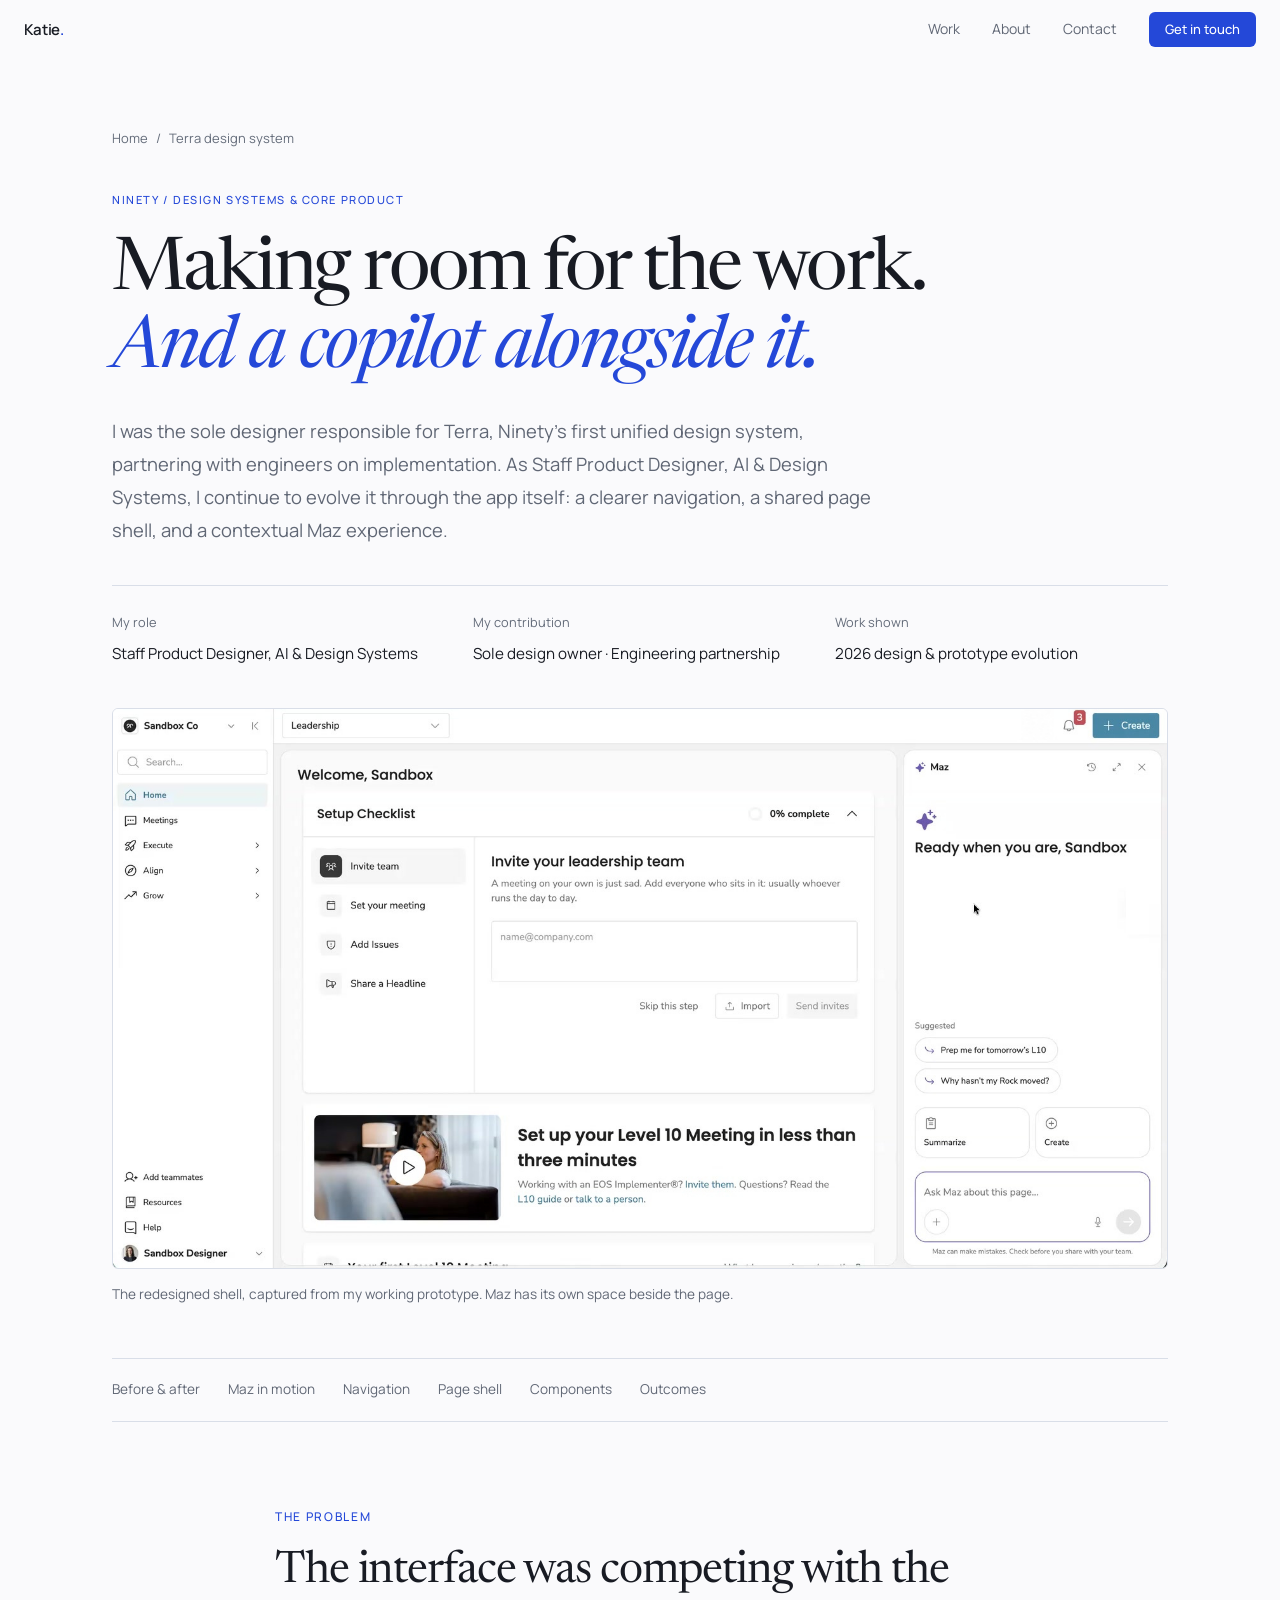
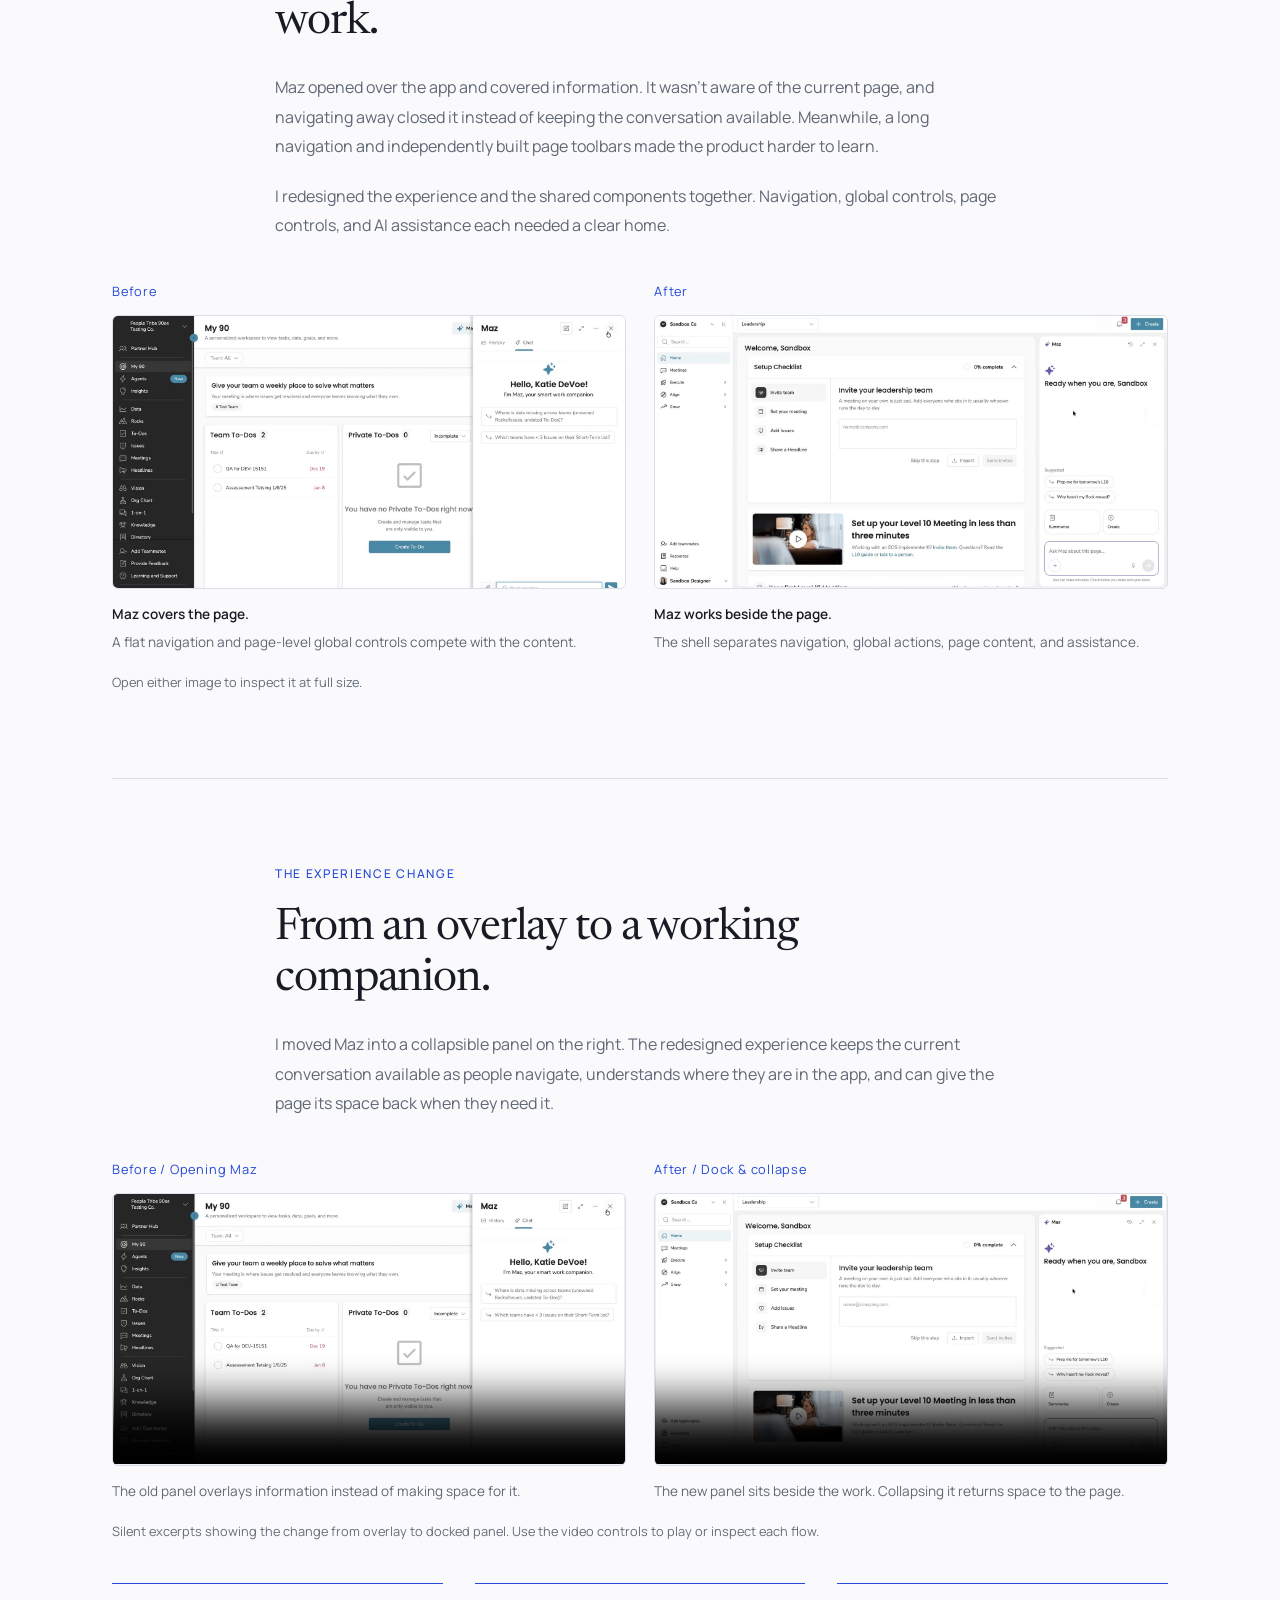
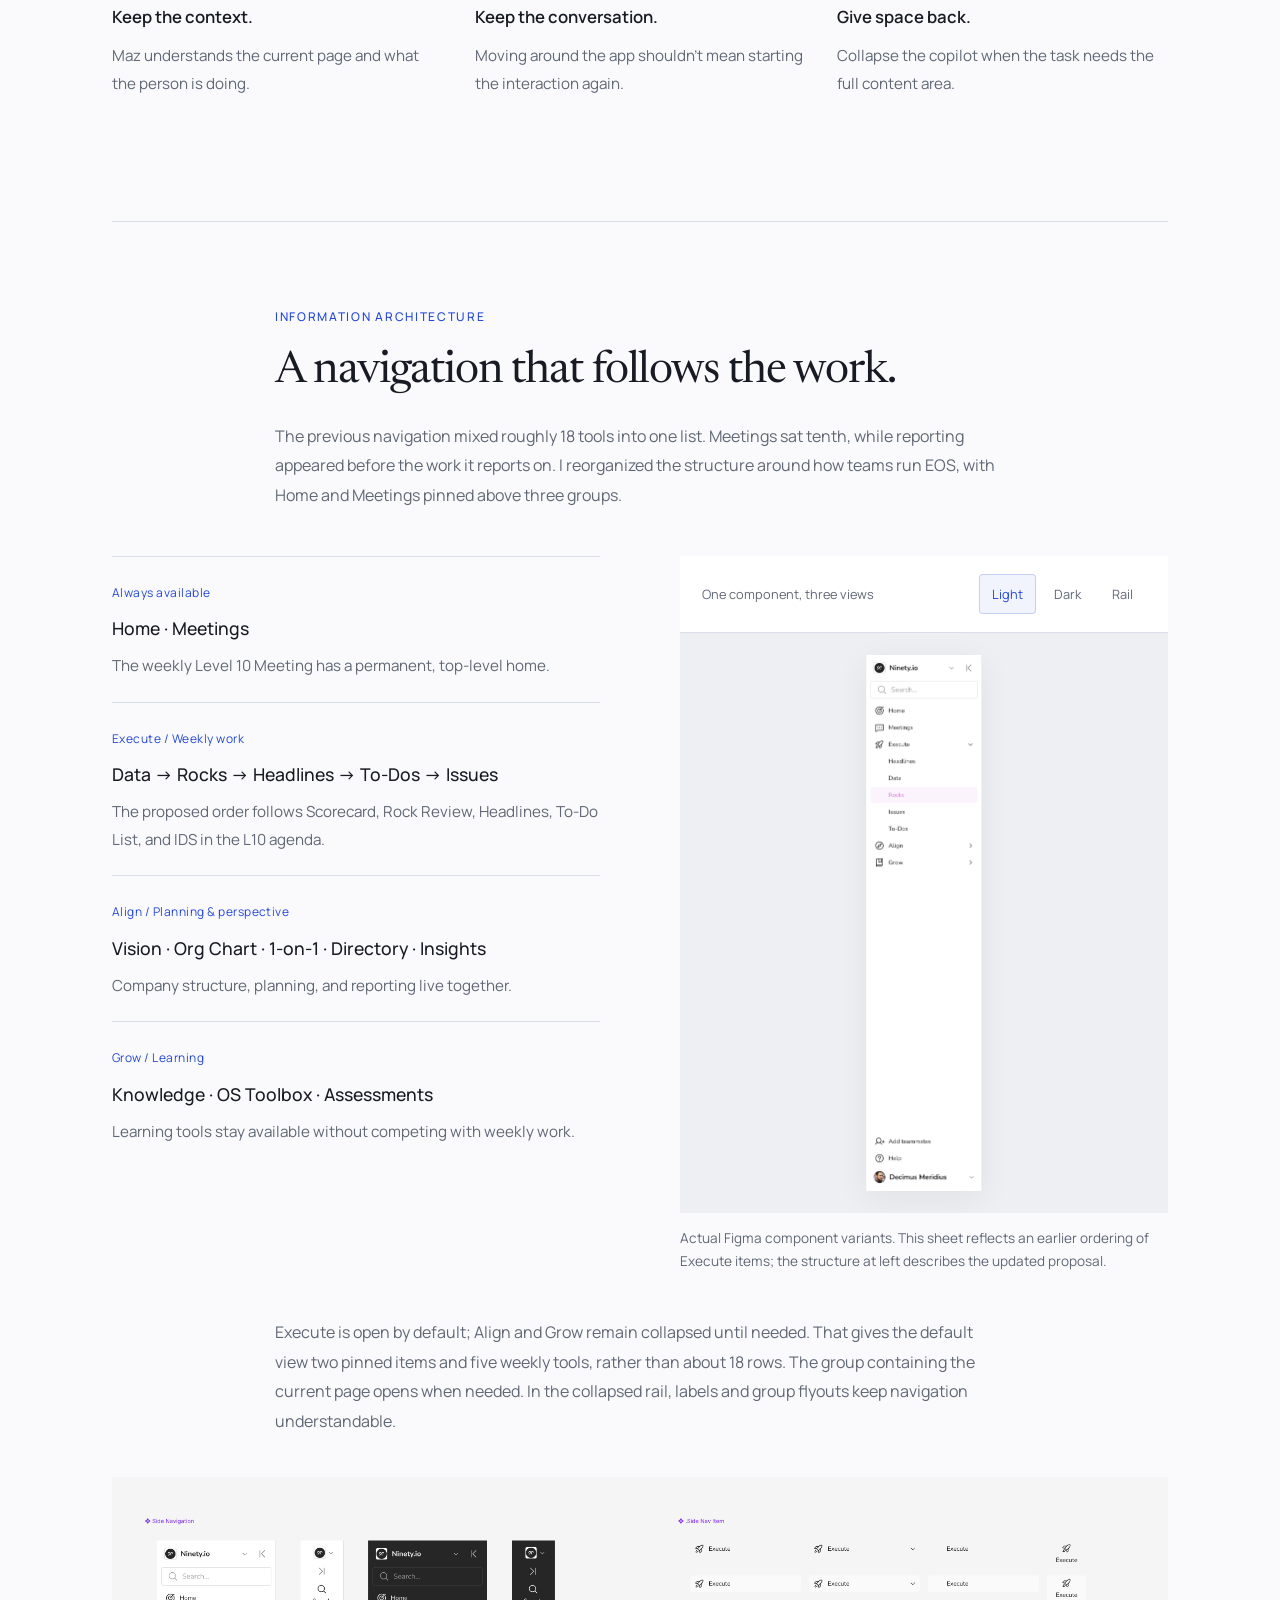
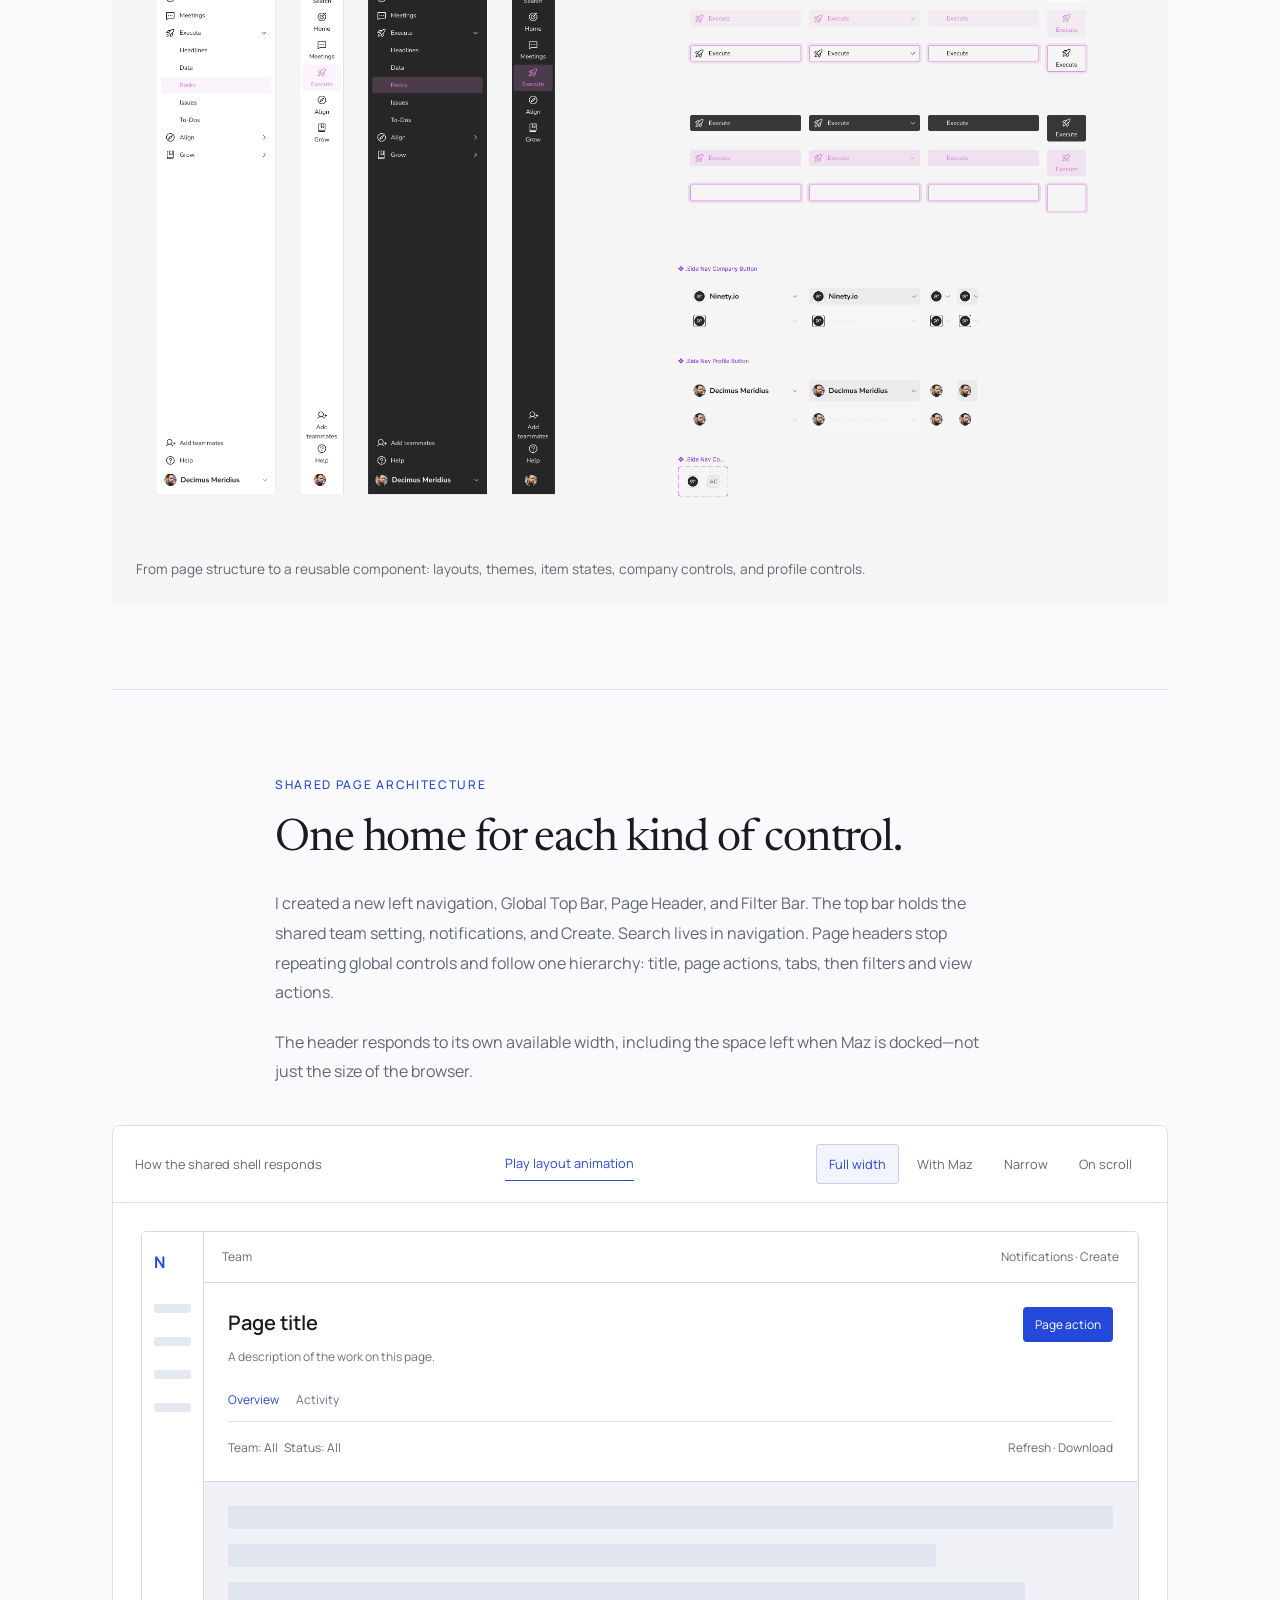
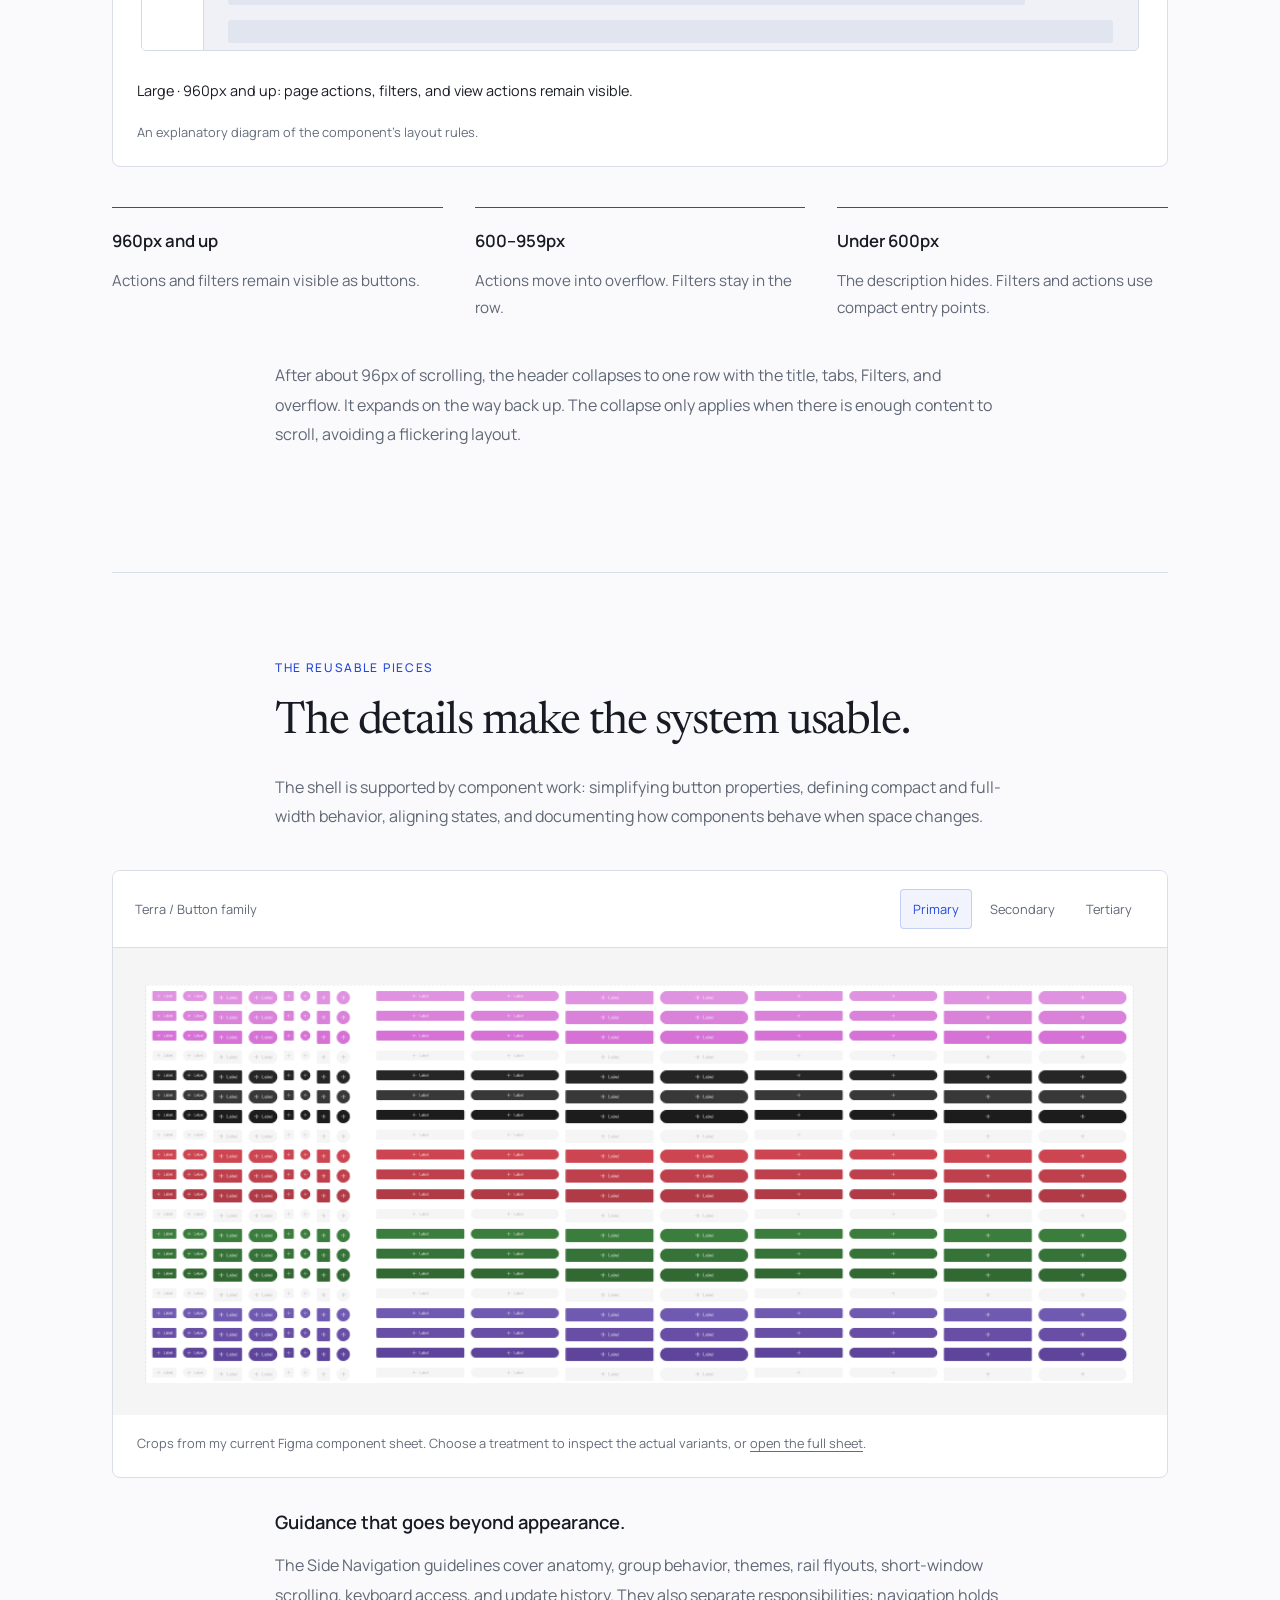
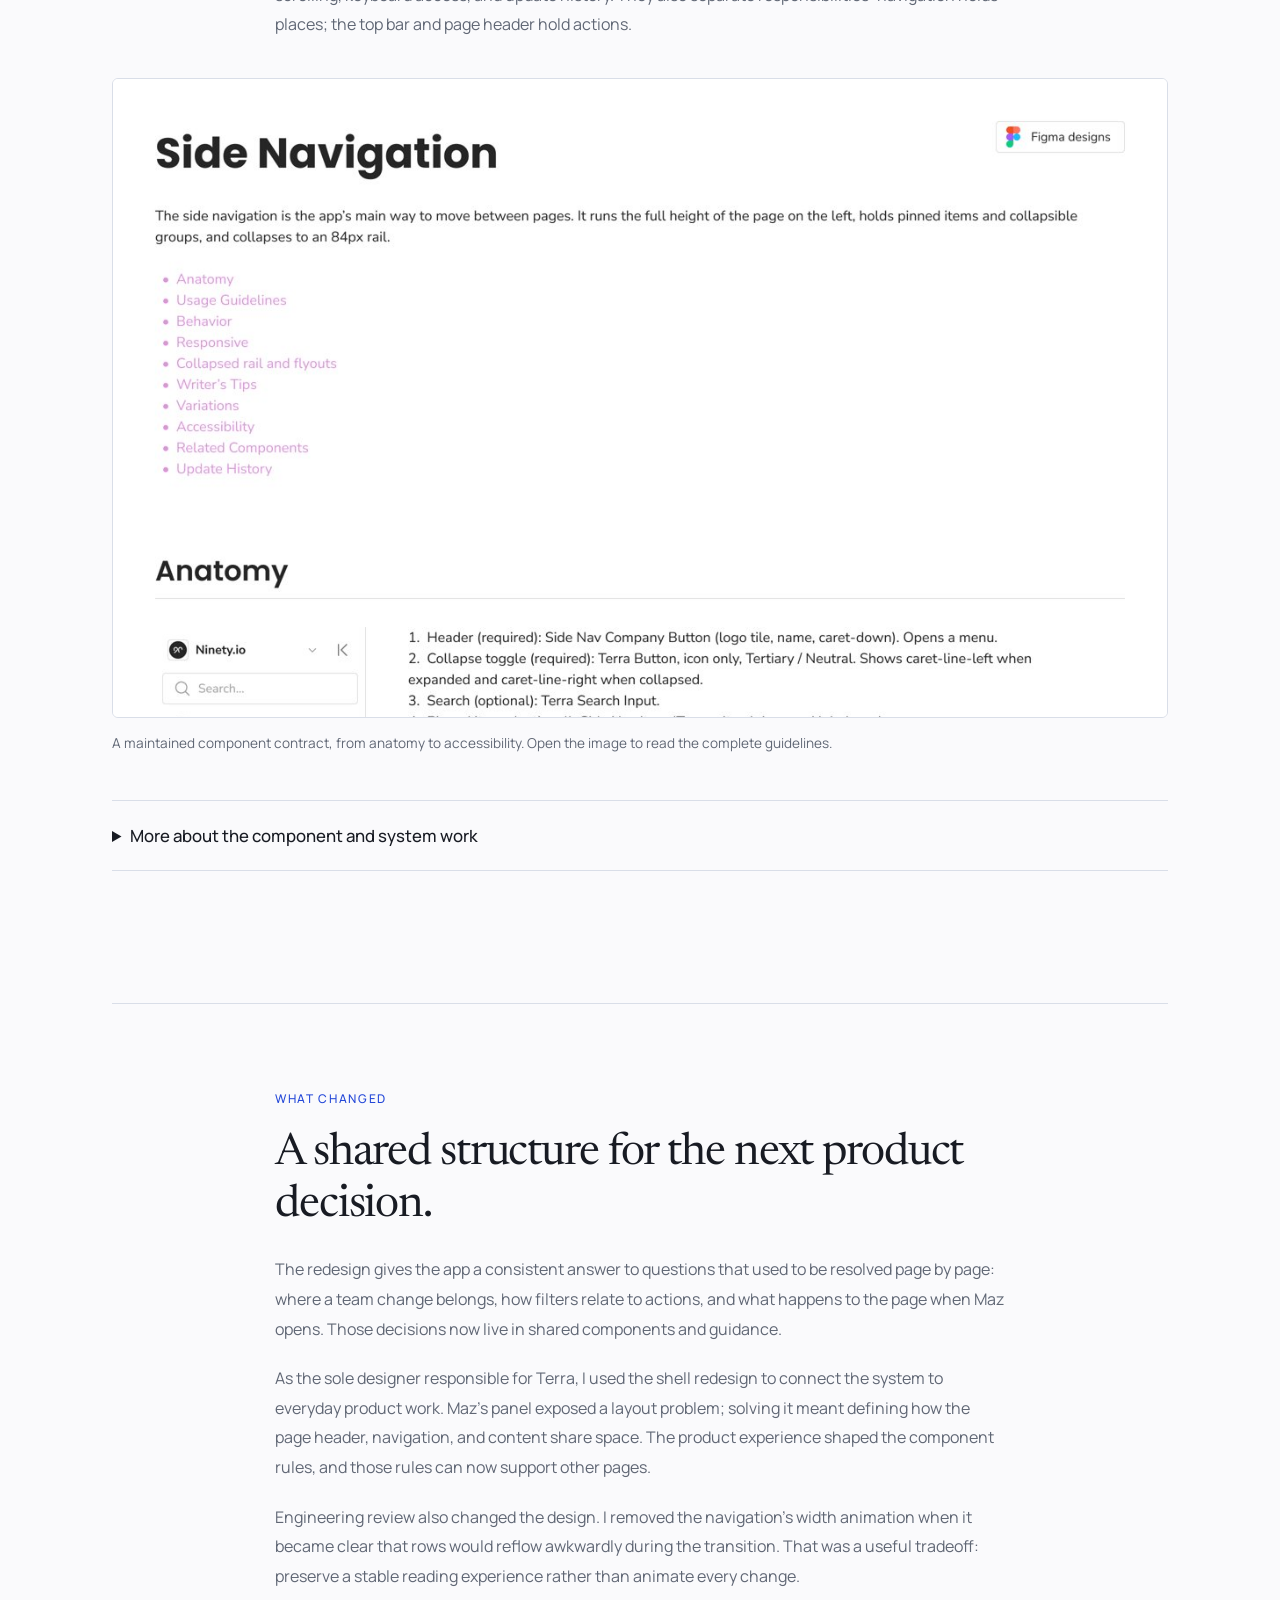
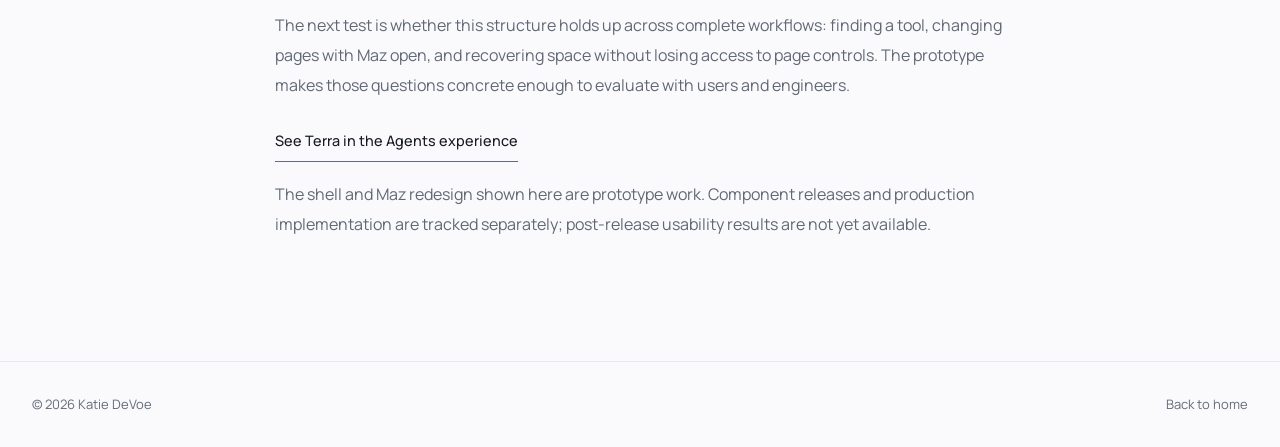
<file: terra-design-system.html>
<!DOCTYPE html>

<html lang="en">
<head>
<meta charset="utf-8"/><meta content="width=device-width,initial-scale=1" name="viewport"/>
<meta content="As Terra’s sole designer, I partnered with engineers on Ninety’s navigation, page architecture, components, and contextual Maz experience." name="description"/>
<title>Making room for the work. And a copilot alongside it. — Katie DeVoe</title>
<link href="https://fonts.googleapis.com" rel="preconnect"/><link crossorigin="" href="https://fonts.gstatic.com" rel="preconnect"/>
<link href="https://fonts.googleapis.com/css2?family=Manrope:wght@400;500;600;700&amp;family=Newsreader:ital,wght@0,400;0,500;0,600;1,400;1,500&amp;display=swap" rel="stylesheet"/>
<link href="css/styles.css" rel="stylesheet"/><link href="css/editorial.css?v=11" rel="stylesheet"/><link href="css/terra-story.css?v=1" rel="stylesheet"/>
<link href="/favicon.svg?v=2" rel="icon" type="image/svg+xml"/><link href="/favicon.ico?v=2" rel="icon" type="image/x-icon"/><link href="/apple-touch-icon.png?v=2" rel="apple-touch-icon"/>
</head>
<body class="terra-page"><site-nav progress=""></site-nav>
<header class="terra-hero container">
<nav aria-label="Breadcrumb" class="cs-breadcrumb"><a href="index.html">Home</a><span aria-hidden="true"> / </span><span>Terra design system</span></nav>
<p class="eyebrow">Ninety / Design systems &amp; core product</p>
<h1>Making room for the work.<br/><em>And a copilot alongside it.</em></h1>
<p class="terra-deck">I was the sole designer responsible for Terra, Ninety’s first unified design system, partnering with engineers on implementation. As Staff Product Designer, AI &amp; Design Systems, I continue to evolve it through the app itself: a clearer navigation, a shared page shell, and a contextual Maz experience.</p>
<dl class="terra-facts"><div><dt>My role</dt><dd>Staff Product Designer, AI &amp; Design Systems</dd></div><div><dt>My contribution</dt><dd>Sole design owner · Engineering partnership</dd></div><div><dt>Work shown</dt><dd>2026 design &amp; prototype evolution</dd></div></dl>
<figure class="terra-media"><a href="images/terra/shell-after.jpg?v=2" rel="noopener" target="_blank"><img alt="Redesigned Ninety app shell with grouped navigation, a global team switcher, and Maz docked alongside the page" fetchpriority="high" height="880" src="images/terra/shell-after.jpg?v=2" width="1660"/></a><figcaption>The redesigned shell, captured from my working prototype. Maz has its own space beside the page.</figcaption></figure>
</header>
<main class="container terra-story">
<nav aria-label="Case study sections" class="terra-chapters"><a href="#before-after">Before &amp; after</a><a href="#maz">Maz in motion</a><a href="#navigation">Navigation</a><a href="#page-shell">Page shell</a><a href="#components">Components</a><a href="#outcomes">Outcomes</a></nav>
<section class="terra-section" id="before-after">
<div class="terra-reading"><p class="eyebrow">The problem</p><h2>The interface was competing with the work.</h2><p>Maz opened over the app and covered information. It wasn’t aware of the current page, and navigating away closed it instead of keeping the conversation available. Meanwhile, a long navigation and independently built page toolbars made the product harder to learn.</p><p>I redesigned the experience and the shared components together. Navigation, global controls, page controls, and AI assistance each needed a clear home.</p></div>
<div class="terra-comparison"><figure class="terra-media"><span class="terra-label">Before</span><a href="images/terra/shell-before.jpg" rel="noopener" target="_blank"><img alt="Previous Ninety interface: a long navigation list and Maz overlay obscuring the right side of the page" height="880" loading="lazy" src="images/terra/shell-before.jpg" width="1660"/></a><figcaption><strong>Maz covers the page.</strong> A flat navigation and page-level global controls compete with the content.</figcaption></figure><figure class="terra-media"><span class="terra-label">After</span><a href="images/terra/shell-after.jpg?v=2" rel="noopener" target="_blank"><img alt="Redesigned Ninety interface: grouped navigation, separate global top bar, and Maz beside the content" height="880" loading="lazy" src="images/terra/shell-after.jpg?v=2" width="1660"/></a><figcaption><strong>Maz works beside the page.</strong> The shell separates navigation, global actions, page content, and assistance.</figcaption></figure></div>
<p class="terra-footnote">Open either image to inspect it at full size.</p>
</section>
<section class="terra-section" id="maz">
<div class="terra-reading"><p class="eyebrow">The experience change</p><h2>From an overlay to a working companion.</h2><p>I moved Maz into a collapsible panel on the right. The redesigned experience keeps the current conversation available as people navigate, understands where they are in the app, and can give the page its space back when they need it.</p></div>
<div class="terra-film-pair"><figure class="terra-media"><span class="terra-label">Before / Opening Maz</span><video aria-label="Previous Maz experience opening over and obscuring page content" controls="" muted="" playsinline="" poster="images/terra/shell-before.jpg" preload="none"><source src="images/terra/maz-before.mp4" type="video/mp4"/></video><figcaption>The old panel overlays information instead of making space for it.</figcaption></figure><figure class="terra-media"><span class="terra-label">After / Dock &amp; collapse</span><video aria-label="Redesigned Maz panel working alongside the page and collapsing to return space" controls="" muted="" playsinline="" poster="images/terra/shell-after.jpg?v=2" preload="none"><source src="images/terra/maz-after.mp4?v=2" type="video/mp4"/></video><figcaption>The new panel sits beside the work. Collapsing it returns space to the page.</figcaption></figure></div>
<p class="terra-footnote">Silent excerpts showing the change from overlay to docked panel. Use the video controls to play or inspect each flow.</p>
<div class="terra-principles"><article><h3>Keep the context.</h3><p>Maz understands the current page and what the person is doing.</p></article><article><h3>Keep the conversation.</h3><p>Moving around the app shouldn’t mean starting the interaction again.</p></article><article><h3>Give space back.</h3><p>Collapse the copilot when the task needs the full content area.</p></article></div>
</section>
<section class="terra-section" id="navigation">
<div class="terra-reading"><p class="eyebrow">Information architecture</p><h2>A navigation that follows the work.</h2><p>The previous navigation mixed roughly 18 tools into one list. Meetings sat tenth, while reporting appeared before the work it reports on. I reorganized the structure around how teams run EOS, with Home and Meetings pinned above three groups.</p></div>
<div class="terra-nav-story"><div class="terra-nav-groups"><article><span>Always available</span><h3>Home · Meetings</h3><p>The weekly Level 10 Meeting has a permanent, top-level home.</p></article><article><span>Execute / Weekly work</span><h3>Data → Rocks → Headlines → To-Dos → Issues</h3><p>The proposed order follows Scorecard, Rock Review, Headlines, To-Do List, and IDS in the L10 agenda.</p></article><article><span>Align / Planning &amp; perspective</span><h3>Vision · Org Chart · 1-on-1 · Directory · Insights</h3><p>Company structure, planning, and reporting live together.</p></article><article><span>Grow / Learning</span><h3>Knowledge · OS Toolbox · Assessments</h3><p>Learning tools stay available without competing with weekly work.</p></article></div><figure class="terra-nav-demo"><div class="terra-demo-toolbar"><span>One component, three views</span><div aria-label="Navigation component appearance" role="group"><button aria-pressed="true" data-nav-view="light" type="button">Light</button><button aria-pressed="false" data-nav-view="dark" type="button">Dark</button><button aria-pressed="false" data-nav-view="rail" type="button">Rail</button></div></div><div class="terra-nav-stage"><img alt="Expanded light-theme Terra side navigation component" height="1080" id="nav-component" loading="lazy" src="images/terra/nav-light.png" width="233"/></div><figcaption>Actual Figma component variants. This sheet reflects an earlier ordering of Execute items; the structure at left describes the updated proposal.</figcaption></figure></div>
<div class="terra-reading"><p>Execute is open by default; Align and Grow remain collapsed until needed. That gives the default view two pinned items and five weekly tools, rather than about 18 rows. The group containing the current page opens when needed. In the collapsed rail, labels and group flyouts keep navigation understandable.</p></div>
<figure class="terra-media terra-board"><a href="images/terra/navigation-components.png" rel="noopener" target="_blank"><img alt="Terra side navigation component sheet with expanded and collapsed views, light and dark themes, and item interaction states" height="1254" loading="lazy" src="images/terra/navigation-components.png" width="1966"/></a><figcaption>From page structure to a reusable component: layouts, themes, item states, company controls, and profile controls.</figcaption></figure>
</section>
<section class="terra-section" id="page-shell">
<div class="terra-reading"><p class="eyebrow">Shared page architecture</p><h2>One home for each kind of control.</h2><p>I created a new left navigation, Global Top Bar, Page Header, and Filter Bar. The top bar holds the shared team setting, notifications, and Create. Search lives in navigation. Page headers stop repeating global controls and follow one hierarchy: title, page actions, tabs, then filters and view actions.</p><p>The header responds to its own available width, including the space left when Maz is docked—not just the size of the browser.</p></div>
<div class="terra-shell-demo"><div class="terra-demo-toolbar"><span>How the shared shell responds</span><button class="terra-layout-play" type="button">Play layout animation</button><div aria-label="Explore page header behavior" role="group"><button aria-pressed="true" data-shell-view="wide" type="button">Full width</button><button aria-pressed="false" data-shell-view="docked" type="button">With Maz</button><button aria-pressed="false" data-shell-view="small" type="button">Narrow</button><button aria-pressed="false" data-shell-view="scroll" type="button">On scroll</button></div></div><div class="terra-shell-stage" data-state="wide"><div aria-hidden="true" class="shell-wire-nav"><span>N</span><i></i><i></i><i></i><i></i></div><div class="shell-wire-main"><div class="shell-wire-global"><span>Team</span><span>Notifications · Create</span></div><div class="shell-wire-header"><div><strong>Page title</strong><p>A description of the work on this page.</p></div><span class="wire-page-action">Page action</span><span aria-hidden="true" class="wire-overflow">⋯</span><div class="wire-tabs">Overview <span>Activity</span></div><div class="wire-filters"><span class="wire-filter-full">Team: All   Status: All</span><span class="wire-filter-small">Filters</span><span class="wire-view-actions">Refresh · Download</span></div></div><div aria-hidden="true" class="wire-content"><i></i><i></i><i></i><i></i></div></div><div class="shell-wire-maz"><strong>Maz</strong><span>Beside the work.</span><div>Ask about this page…</div></div></div><p aria-live="polite" class="terra-shell-caption">Large · 960px and up: page actions, filters, and view actions remain visible.</p><p class="terra-footnote">An explanatory diagram of the component’s layout rules.</p></div>
<div class="terra-principles"><article><h3>960px and up</h3><p>Actions and filters remain visible as buttons.</p></article><article><h3>600–959px</h3><p>Actions move into overflow. Filters stay in the row.</p></article><article><h3>Under 600px</h3><p>The description hides. Filters and actions use compact entry points.</p></article></div>
<div class="terra-reading"><p>After about 96px of scrolling, the header collapses to one row with the title, tabs, Filters, and overflow. It expands on the way back up. The collapse only applies when there is enough content to scroll, avoiding a flickering layout.</p></div>
</section>
<section class="terra-section" id="components">
<div class="terra-reading"><p class="eyebrow">The reusable pieces</p><h2>The details make the system usable.</h2><p>The shell is supported by component work: simplifying button properties, defining compact and full-width behavior, aligning states, and documenting how components behave when space changes.</p></div>
<div class="terra-component-showcase"><div class="terra-demo-toolbar"><span>Terra / Button family</span><div aria-label="Button component variants" role="group"><button aria-pressed="true" data-button-view="primary" type="button">Primary</button><button aria-pressed="false" data-button-view="secondary" type="button">Secondary</button><button aria-pressed="false" data-button-view="tertiary" type="button">Tertiary</button></div></div><div class="terra-button-stage"><img alt="Primary Terra button variants across colors, states, sizes, icons, and full-width options" height="366" id="button-component" loading="lazy" src="images/terra/button-primary.png" width="900"/></div><p class="terra-footnote">Crops from my current Figma component sheet. Choose a treatment to inspect the actual variants, or <a href="images/terra/button-current.png" rel="noopener" target="_blank">open the full sheet</a>.</p></div>
<div class="terra-reading"><h3>Guidance that goes beyond appearance.</h3><p>The Side Navigation guidelines cover anatomy, group behavior, themes, rail flyouts, short-window scrolling, keyboard access, and update history. They also separate responsibilities: navigation holds places; the top bar and page header hold actions.</p></div>
<figure class="terra-media terra-guidelines"><a href="images/terra/navigation-guidelines.jpg" rel="noopener" target="_blank"><img alt="Terra Side Navigation guidelines, including anatomy, usage, interaction behavior, responsiveness, accessibility, and update history" height="13314" loading="lazy" src="images/terra/navigation-guidelines-preview.jpg" width="1200"/></a><figcaption>A maintained component contract, from anatomy to accessibility. Open the image to read the complete guidelines.</figcaption></figure>
<details class="case-notes"><summary>More about the component and system work</summary><div class="terra-reading"><h3>Audit actual use before defining a pattern.</h3><p>I audited Storybook and live product patterns to define pagination states and behavior below 600px. Details Sheet and Bottom Sheet became separate components with a shared content slot; the layout also specifies when Maz must hide because two panels cannot fit.</p><h3>Keep Figma and implementation connected.</h3><p>Storybook’s Terra section is the implementation source of truth. I aligned components with existing tokens, recorded remaining Chip and Switch mismatches, and separated visual guidance from product requirements and implementation notes.</p><h3>Make AI recognizable within Terra.</h3><p>I proposed a dedicated purple ramp for Maz instead of inheriting each customer’s brand color. Engineering implemented the token. Its AI-only use lives in the guidelines; Terra does not yet have a semantic alias layer.</p><h3>Document accessibility gaps honestly.</h3><p>I corrected failing button labels and icons using existing tokens. Terra’s existing focus ring was documented as failing the 3:1 non-text contrast requirement; a consistent system-wide replacement remains outstanding.</p></div></details>
</section>
<section class="terra-section" id="outcomes">
<div class="terra-reading"><p class="eyebrow">What changed</p><h2>A shared structure for the next product decision.</h2><p>The redesign gives the app a consistent answer to questions that used to be resolved page by page: where a team change belongs, how filters relate to actions, and what happens to the page when Maz opens. Those decisions now live in shared components and guidance.</p><p>As the sole designer responsible for Terra, I used the shell redesign to connect the system to everyday product work. Maz’s panel exposed a layout problem; solving it meant defining how the page header, navigation, and content share space. The product experience shaped the component rules, and those rules can now support other pages.</p><p>Engineering review also changed the design. I removed the navigation’s width animation when it became clear that rows would reflow awkwardly during the transition. That was a useful tradeoff: preserve a stable reading experience rather than animate every change.</p><p>The next test is whether this structure holds up across complete workflows: finding a tool, changing pages with Maz open, and recovering space without losing access to page controls. The prototype makes those questions concrete enough to evaluate with users and engineers.</p><a class="text-link" href="agents-case-study.html">See Terra in the Agents experience</a><p class="terra-footnote">The shell and Maz redesign shown here are prototype work. Component releases and production implementation are tracked separately; post-release usability results are not yet available.</p></div>
</section>
</main><site-footer back=""></site-footer><script src="js/site.js?v=12"></script><script src="js/main.js"></script><script src="js/terra-story.js?v=1"></script>
</body></html>
</file>
<file: css/styles.css>
/* ============================================
   DESIGN TOKENS
   ============================================ */
:root {
  --bg: #fafafc;
  --bg-secondary: #f0f2f7;
  --bg-tertiary: #e8ecf5;
  --bg-card: #ffffff;
  --border: #d9dee8;
  --border-subtle: #e6e9ef;
  --text-primary: #181b23;
  --text-secondary: #606775;
  --text-tertiary: #646c7a;
  --accent: #2448d8;
  --accent-hover: #1935ac;
  --accent-muted: rgba(36, 72, 216, 0.06);
  --accent-border: rgba(36, 72, 216, 0.22);
  --gradient-accent: linear-gradient(var(--text-primary), var(--text-primary));
  --gradient-accent-short: linear-gradient(var(--text-primary), var(--text-primary));
  --success: #22c55e;
  --warning: #f59e0b;
  --radius-sm: 6px;
  --radius-md: 10px;
  --radius-lg: 10px;
  --radius-xl: 12px;
  --font-sans: 'Manrope', -apple-system, BlinkMacSystemFont, 'Segoe UI', sans-serif;
  --shadow-sm: 0 1px 3px rgba(24,27,35,0.06);
  --shadow-md: 0 4px 16px rgba(24,27,35,0.06);
  --shadow-lg: 0 12px 36px rgba(24,27,35,0.08);
  --transition: 0.2s cubic-bezier(0.4, 0, 0.2, 1);
  --max-width: 1120px;
  --content-width: 720px;
}

/* ============================================
   RESET & BASE
   ============================================ */
*, *::before, *::after {
  box-sizing: border-box;
  margin: 0;
  padding: 0;
}

html {
  scroll-behavior: smooth;
  font-size: 16px;
  -webkit-font-smoothing: antialiased;
  -moz-osx-font-smoothing: grayscale;
}

body {
  font-family: var(--font-sans);
  background: var(--bg);
  color: var(--text-primary);
  line-height: 1.6;
  overflow-x: hidden;
}

img { max-width: 100%; display: block; }
a { color: inherit; text-decoration: none; }
ul, ol { list-style: none; }
button { cursor: pointer; border: none; background: none; font-family: inherit; }

/* ============================================
   NAV
   ============================================ */
.nav {
  position: fixed;
  top: 0;
  left: 0;
  right: 0;
  z-index: 100;
  padding: 0 24px;
  height: 60px;
  display: flex;
  align-items: center;
  justify-content: space-between;
  background: rgba(250, 250, 252, 0.94);
  backdrop-filter: blur(16px) saturate(180%);
  -webkit-backdrop-filter: blur(16px) saturate(180%);
  border-bottom: 1px solid transparent;
  transition: border-color var(--transition);
}

.nav.scrolled {
  border-bottom-color: var(--border);
}

.nav-logo {
  font-size: 0.9375rem;
  font-weight: 600;
  letter-spacing: -0.01em;
  color: var(--text-primary);
}

.nav-logo span {
  color: var(--accent);
}

.nav-links {
  display: flex;
  align-items: center;
  gap: 32px;
}

.nav-links a:not(.nav-cta) {
  font-size: 0.875rem;
  color: var(--text-secondary);
  transition: color var(--transition);
}

.nav-links a:not(.nav-cta):hover {
  color: var(--text-primary);
}

.nav-cta {
  font-size: 0.8125rem;
  font-weight: 500;
  color: var(--text-primary);
  background: var(--accent);
  padding: 7px 16px;
  border-radius: var(--radius-sm);
  transition: background var(--transition);
}

.nav-cta:hover {
  background: var(--accent-hover);
  color: var(--text-primary);
}

.nav-mobile-toggle {
  display: none;
  flex-direction: column;
  gap: 5px;
  padding: 4px;
}

.nav-mobile-toggle span {
  display: block;
  width: 22px;
  height: 1.5px;
  background: var(--text-secondary);
  transition: var(--transition);
}

/* ============================================
   LAYOUT UTILITIES
   ============================================ */
.container {
  max-width: var(--max-width);
  margin: 0 auto;
  padding: 0 32px;
}

.section {
  padding: 96px 0;
}

.divider {
  border: none;
  border-top: 1px solid var(--border);
  margin: 0;
}

/* ============================================
   HOMEPAGE — HERO
   ============================================ */
.hero {
  padding: 160px 0 96px;
  position: relative;
  overflow: hidden;
}

.hero::before {
  content: '';
  position: absolute;
  top: -200px;
  left: 50%;
  transform: translateX(-50%);
  width: 800px;
  height: 800px;
  background: none;
  pointer-events: none;
}

.hero-eyebrow {
  display: inline-flex;
  align-items: center;
  gap: 8px;
  font-size: 0.75rem;
  font-weight: 500;
  letter-spacing: 0.08em;
  text-transform: uppercase;
  color: var(--accent);
  background: var(--accent-muted);
  border: 1px solid var(--accent-border);
  padding: 5px 12px;
  border-radius: 100px;
  margin-bottom: 28px;
}

.hero-eyebrow::before {
  content: '';
  display: block;
  width: 6px;
  height: 6px;
  border-radius: 50%;
  background: var(--accent);
}

.hero-title {
  font-size: clamp(2.5rem, 5vw, 4.5rem);
  font-weight: 700;
  letter-spacing: -0.03em;
  line-height: 1.07;
  margin-bottom: 24px;
  max-width: 800px;
}

.hero-title .highlight {
  background: var(--gradient-accent);
  -webkit-background-clip: text;
  -webkit-text-fill-color: transparent;
  background-clip: text;
}

.hero-desc {
  font-size: 1.1875rem;
  color: var(--text-secondary);
  max-width: 560px;
  line-height: 1.65;
  margin-bottom: 40px;
}

.hero-actions {
  display: flex;
  align-items: center;
  gap: 16px;
  flex-wrap: wrap;
}

.btn-primary {
  display: inline-flex;
  align-items: center;
  gap: 8px;
  font-size: 0.9375rem;
  font-weight: 500;
  color: #fff;
  background: var(--accent);
  padding: 11px 22px;
  border-radius: var(--radius-md);
  transition: background var(--transition), transform var(--transition), box-shadow var(--transition);
}

.btn-primary:hover {
  background: var(--accent-hover);
  transform: translateY(-1px);
  box-shadow: none;
}

.btn-secondary {
  display: inline-flex;
  align-items: center;
  gap: 8px;
  font-size: 0.9375rem;
  font-weight: 500;
  color: var(--text-secondary);
  background: transparent;
  border: 1px solid var(--border);
  padding: 10px 22px;
  border-radius: var(--radius-md);
  transition: color var(--transition), border-color var(--transition), transform var(--transition);
}

.btn-secondary:hover {
  color: var(--text-primary);
  border-color: var(--text-tertiary);
  transform: translateY(-1px);
}

.btn-arrow {
  display: inline-block;
  transition: transform var(--transition);
}

.btn-primary:hover .btn-arrow,
.btn-secondary:hover .btn-arrow {
  transform: translateX(3px);
}

/* Tags */
.tag-list {
  display: flex;
  flex-wrap: wrap;
  gap: 8px;
  margin-top: 48px;
}

.tag {
  font-size: 0.75rem;
  font-weight: 500;
  color: var(--text-tertiary);
  background: var(--bg-tertiary);
  border: 1px solid var(--border);
  padding: 4px 12px;
  border-radius: 100px;
  letter-spacing: 0.02em;
}

/* ============================================
   HOMEPAGE — FEATURED WORK
   ============================================ */
.section-label {
  font-size: 0.6875rem;
  font-weight: 600;
  letter-spacing: 0.1em;
  text-transform: uppercase;
  color: var(--text-tertiary);
  margin-bottom: 40px;
}

/* Card stack — JS-rendered cards container */
.card-stack {
  display: flex;
  flex-direction: column;
  gap: 32px;
}

.case-study-card {
  display: grid;
  grid-template-columns: 1fr 1fr;
  gap: 0;
  background: var(--bg-card);
  border: 1px solid var(--border);
  border-radius: var(--radius-xl);
  overflow: hidden;
  transition: border-color var(--transition), transform var(--transition), box-shadow var(--transition);
  text-decoration: none;
  color: inherit;
}

.case-study-card:hover {
  border-color: #a4afc3;
  transform: none;
  box-shadow: none;
}

.case-study-content {
  padding: 52px;
  display: flex;
  flex-direction: column;
  justify-content: space-between;
}

.card-meta {
  display: flex;
  align-items: center;
  gap: 10px;
  margin-bottom: 24px;
}

/* Shared badge style for cards and case study headers */
.card-badge,
.cs-badge {
  font-size: 0.6875rem;
  font-weight: 600;
  letter-spacing: 0.07em;
  text-transform: uppercase;
  color: var(--accent);
  background: var(--accent-muted);
  border: 1px solid var(--accent-border);
  padding: 3px 10px;
  border-radius: 100px;
}

.cs-badge {
  padding: 4px 12px;
}

.card-company {
  font-size: 0.8125rem;
  color: var(--text-tertiary);
}

.case-study-title {
  font-size: 1.75rem;
  font-weight: 700;
  letter-spacing: -0.025em;
  line-height: 1.25;
  margin-bottom: 16px;
}

.case-study-desc {
  font-size: 0.9375rem;
  color: var(--text-secondary);
  line-height: 1.65;
  margin-bottom: 32px;
}

.card-chips {
  display: flex;
  flex-wrap: wrap;
  gap: 8px;
  margin-bottom: 36px;
}

.chip {
  font-size: 0.75rem;
  font-weight: 500;
  color: var(--text-tertiary);
  background: var(--bg-secondary);
  border: 1px solid var(--border-subtle);
  padding: 4px 10px;
  border-radius: 100px;
}

.card-cta {
  display: inline-flex;
  align-items: center;
  gap: 8px;
  font-size: 0.875rem;
  font-weight: 600;
  color: var(--accent);
  transition: gap var(--transition), color var(--transition);
}

.case-study-card:hover .card-cta {
  gap: 12px;
  color: var(--accent-hover);
}

.case-study-visual {
  background: var(--bg-secondary);
  position: relative;
  overflow: hidden;
  min-height: 400px;
}

/* Gradient overlay on visual */
.case-study-visual::before {
  content: '';
  position: absolute;
  inset: 0;
  background: none;
  z-index: 1;
}

/* White background for light-background images (e.g. Terra) */
.img-on-light {
  background: #fff;
}

/* ============================================
   HOMEPAGE — EXPERIENCE
   ============================================ */
.experience-list {
  display: flex;
  flex-direction: column;
  gap: 0;
}

.experience-item {
  display: grid;
  grid-template-columns: 240px 1fr;
  gap: 40px;
  padding: 36px 0;
  border-bottom: 1px solid var(--border-subtle);
}

.experience-item:first-child {
  border-top: 1px solid var(--border-subtle);
}

.exp-left {
  padding-top: 2px;
}

.exp-company {
  font-size: 0.9375rem;
  font-weight: 600;
  color: var(--text-primary);
  margin-bottom: 4px;
}

.exp-tenure {
  font-size: 0.8125rem;
  color: var(--text-tertiary);
  font-variant-numeric: tabular-nums;
}

.exp-role {
  font-size: 1rem;
  font-weight: 600;
  color: var(--text-primary);
  margin-bottom: 8px;
}

.exp-desc {
  font-size: 0.9rem;
  color: var(--text-secondary);
  line-height: 1.65;
  margin-bottom: 16px;
}

.exp-tags {
  display: flex;
  flex-wrap: wrap;
  gap: 6px;
}

.exp-tag {
  font-size: 0.6875rem;
  font-weight: 500;
  color: var(--text-tertiary);
  background: var(--bg-tertiary);
  border: 1px solid var(--border-subtle);
  padding: 3px 8px;
  border-radius: 4px;
  letter-spacing: 0.02em;
}

/* Early-career items: same grid, reduced visual weight */
.experience-item.exp-early {
  padding: 24px 0;
  opacity: 0.7;
}

.experience-item.exp-early .exp-role {
  font-size: 0.9rem;
  font-weight: 500;
}

.experience-item.exp-early .exp-desc {
  font-size: 0.85rem;
  margin-bottom: 0;
}

/* ============================================
   HOMEPAGE — ABOUT
   ============================================ */
.about-layout {
  display: grid;
  grid-template-columns: 1fr 220px;
  gap: 64px;
  align-items: start;
}

.about-p {
  font-size: 1.0625rem;
  color: var(--text-secondary);
  line-height: 1.75;
  margin-bottom: 20px;
  max-width: 640px;
}

.about-p:last-child {
  margin-bottom: 0;
}

.about-personal {
  color: var(--text-tertiary);
  font-size: 0.9375rem;
}

.about-sidebar {
  position: sticky;
  top: 80px;
  display: flex;
  flex-direction: column;
  gap: 28px;
}

.about-sidebar-block {
  display: flex;
  flex-direction: column;
  gap: 4px;
}

.about-sidebar-label {
  font-size: 0.6875rem;
  font-weight: 600;
  letter-spacing: 0.08em;
  text-transform: uppercase;
  color: var(--text-tertiary);
  margin-bottom: 6px;
}

.about-sidebar-value {
  font-size: 0.875rem;
  font-weight: 500;
  color: var(--text-primary);
  line-height: 1.5;
}

.about-portrait {
  width: 100%;
  aspect-ratio: 1 / 1;
  object-fit: cover;
  object-position: center top;
  border-radius: var(--radius-lg);
  border: 1px solid var(--border);
}

.about-sidebar-sub {
  font-size: 0.8125rem;
  color: var(--text-tertiary);
}

/* ============================================
   HOMEPAGE — CREDENTIALS
   ============================================ */
.credentials-list {
  display: flex;
  flex-direction: column;
}

.credential-item {
  display: grid;
  grid-template-columns: 240px 1fr;
  gap: 40px;
  padding: 20px 0;
  border-bottom: 1px solid var(--border-subtle);
}

.credential-item:first-child {
  border-top: 1px solid var(--border-subtle);
}

.credential-org {
  font-size: 0.9rem;
  font-weight: 600;
  color: var(--text-primary);
  margin-bottom: 4px;
}

.credential-year {
  font-size: 0.8125rem;
  color: var(--text-tertiary);
}

.credential-title {
  font-size: 0.9rem;
  color: var(--text-secondary);
  padding-top: 2px;
}

/* ============================================
   HOMEPAGE — CONTACT
   ============================================ */
.contact-section {
  padding: 80px 0;
  text-align: center;
  background: var(--bg-secondary);
  border-top: 1px solid var(--border);
  border-bottom: 1px solid var(--border);
}

.contact-title {
  font-size: clamp(1.75rem, 3vw, 2.75rem);
  font-weight: 700;
  letter-spacing: -0.025em;
  margin-bottom: 16px;
}

.contact-desc {
  font-size: 1rem;
  color: var(--text-secondary);
  margin-bottom: 36px;
}

.contact-links {
  display: flex;
  justify-content: center;
  align-items: center;
  gap: 16px;
  flex-wrap: wrap;
}

.contact-link {
  display: inline-flex;
  align-items: center;
  gap: 8px;
  font-size: 0.875rem;
  font-weight: 500;
  color: var(--text-secondary);
  border: 1px solid var(--border);
  padding: 10px 20px;
  border-radius: var(--radius-md);
  transition: color var(--transition), border-color var(--transition), background var(--transition);
}

.contact-link:hover {
  color: var(--text-primary);
  border-color: var(--text-tertiary);
  background: var(--bg-tertiary);
}

/* ============================================
   FOOTER
   ============================================ */
.footer {
  padding: 32px;
  display: flex;
  align-items: center;
  justify-content: space-between;
  border-top: 1px solid var(--border-subtle);
}

.footer-text {
  font-size: 0.8125rem;
  color: var(--text-tertiary);
}

/* ============================================
   CASE STUDY PAGE — HERO
   ============================================ */
.cs-hero {
  padding: 140px 0 80px;
  position: relative;
}

.cs-hero::before {
  content: '';
  position: absolute;
  top: 0;
  left: 0;
  right: 0;
  height: 1px;
  background: none;
}

.cs-breadcrumb {
  display: flex;
  align-items: center;
  gap: 8px;
  font-size: 0.8125rem;
  color: var(--text-tertiary);
  margin-bottom: 36px;
}

.cs-breadcrumb a {
  color: var(--text-tertiary);
  transition: color var(--transition);
}

.cs-breadcrumb a:hover {
  color: var(--accent);
}

.cs-breadcrumb-sep {
  color: var(--border);
}

.cs-meta {
  display: flex;
  align-items: center;
  gap: 12px;
  margin-bottom: 24px;
  flex-wrap: wrap;
}

.cs-company {
  font-size: 0.875rem;
  color: var(--text-tertiary);
  padding: 4px 12px;
  background: var(--bg-tertiary);
  border: 1px solid var(--border-subtle);
  border-radius: 100px;
}

.cs-year {
  font-size: 0.875rem;
  color: var(--text-tertiary);
}

.cs-title {
  font-size: clamp(2rem, 4.5vw, 3.5rem);
  font-weight: 700;
  letter-spacing: -0.03em;
  line-height: 1.1;
  margin-bottom: 20px;
  max-width: 800px;
}

.cs-subtitle {
  font-size: 1.125rem;
  color: var(--text-secondary);
  line-height: 1.7;
  max-width: 620px;
  margin-bottom: 48px;
}

.cs-stat-row {
  display: flex;
  gap: 0;
  border: 1px solid var(--border);
  border-radius: var(--radius-lg);
  overflow: hidden;
  background: var(--bg-card);
}

.cs-stat {
  flex: 1;
  padding: 24px 28px;
  border-right: 1px solid var(--border);
}

.cs-stat:last-child {
  border-right: none;
}

.cs-stat-value {
  font-size: 1.75rem;
  font-weight: 700;
  letter-spacing: -0.03em;
  color: var(--text-primary);
  margin-bottom: 4px;
}

.cs-stat-label {
  font-size: 0.8125rem;
  color: var(--text-tertiary);
}

/* ============================================
   CASE STUDY — HERO IMAGE BLOCK
   ============================================ */
.cs-hero-image {
  margin: 64px 0;
  background: var(--bg-secondary);
  border: 1px solid var(--border);
  border-radius: var(--radius-xl);
  overflow: hidden;
  min-height: 440px;
  position: relative;
  display: flex;
  align-items: center;
  justify-content: center;
}

.cs-hero-image::before {
  content: '';
  position: absolute;
  inset: 0;
  background: none;
}

.cs-hero-photo {
  min-height: 0;
  display: block;
  background: var(--bg-secondary);
}

.cs-hero-photo::before {
  display: none;
}

.cs-hero-photo img,
.cs-hero-photo video {
  display: block;
  width: 100%;
  height: auto;
}

.cs-image-figure {
  margin: 36px 0;
}

.cs-figure-badge {
  display: inline-block;
  font-size: 0.6875rem;
  font-weight: 600;
  letter-spacing: 0.07em;
  text-transform: uppercase;
  color: var(--text-tertiary);
  background: var(--bg-tertiary);
  border: 1px solid var(--border);
  padding: 4px 12px;
  border-radius: 100px;
  margin-bottom: 12px;
}

.cs-figure-badge-accent {
  color: var(--accent);
  background: var(--accent-muted);
  border-color: var(--accent-border);
}

.cs-image-figure img {
  display: block;
  width: 100%;
  height: auto;
  border: 1px solid var(--border);
  border-radius: var(--radius-lg);
  transition: border-color var(--transition);
}

.cs-image-figure a:hover img {
  border-color: var(--accent-border);
}

.card-photo img {
  position: absolute;
  inset: 0;
  width: 100%;
  height: 100%;
  object-fit: cover;
  object-position: top right;
}

.placeholder-caption {
  text-align: center;
  font-size: 0.75rem;
  color: var(--text-tertiary);
  margin-top: 16px;
  font-style: italic;
}

/* ============================================
   CASE STUDY — BODY CONTENT
   ============================================ */
.cs-body {
  padding-bottom: 120px;
}

.cs-layout {
  display: grid;
  grid-template-columns: 200px 1fr;
  gap: 80px;
  align-items: start;
}

.cs-toc {
  position: sticky;
  top: 88px;
}

.cs-toc-title {
  font-size: 0.6875rem;
  font-weight: 600;
  letter-spacing: 0.1em;
  text-transform: uppercase;
  color: var(--text-tertiary);
  margin-bottom: 16px;
}

.cs-toc-list {
  display: flex;
  flex-direction: column;
  gap: 2px;
}

.cs-toc-list a {
  font-size: 0.8125rem;
  color: var(--text-tertiary);
  padding: 5px 10px;
  border-radius: var(--radius-sm);
  border-left: 2px solid transparent;
  transition: color var(--transition), border-color var(--transition), background var(--transition);
  display: block;
  line-height: 1.4;
}

.cs-toc-list a:hover,
.cs-toc-list a.active {
  color: var(--accent);
  border-left-color: var(--accent);
  background: var(--accent-muted);
}

.cs-content {
  min-width: 0;
}

/* Section blocks */
.cs-section {
  margin-bottom: 80px;
  scroll-margin-top: 88px;
}

.cs-section-label {
  font-size: 0.6875rem;
  font-weight: 600;
  letter-spacing: 0.1em;
  text-transform: uppercase;
  color: var(--accent);
  margin-bottom: 16px;
}

.cs-section-title {
  font-size: 1.625rem;
  font-weight: 700;
  letter-spacing: -0.02em;
  line-height: 1.3;
  margin-bottom: 20px;
}

.cs-section-title-lg {
  font-size: 2rem;
  font-weight: 700;
  letter-spacing: -0.025em;
  line-height: 1.25;
  margin-bottom: 20px;
}

.cs-section-subtitle {
  font-size: 1.125rem;
  font-weight: 600;
  color: var(--text-primary);
  letter-spacing: -0.01em;
  line-height: 1.4;
  margin-bottom: 16px;
}

.cs-body-text {
  font-size: 1rem;
  color: var(--text-secondary);
  line-height: 1.75;
  margin-bottom: 16px;
}

.cs-body-text:last-child {
  margin-bottom: 0;
}

.cs-body-text strong {
  color: var(--text-primary);
  font-weight: 600;
}

/* Callout */
.callout {
  background: var(--bg-card);
  border: 1px solid var(--border);
  border-left: 3px solid var(--accent);
  border-radius: 0 var(--radius-md) var(--radius-md) 0;
  padding: 20px 24px;
  margin: 32px 0;
}

.callout-accent {
  border-left-color: var(--accent);
  background: var(--accent-muted);
}

.callout p {
  font-size: 1rem;
  color: var(--text-secondary);
  line-height: 1.7;
  margin: 0;
}

.callout p strong {
  color: var(--text-primary);
}

/* Pull quote */
.pull-quote {
  margin: 48px 0;
  padding: 0 32px;
  border-left: 3px solid var(--accent);
}

.pull-quote p {
  font-size: 1.25rem;
  font-weight: 500;
  color: var(--text-primary);
  line-height: 1.6;
  letter-spacing: -0.01em;
  font-style: italic;
}

/* Workflow cards */
.workflow-grid {
  display: grid;
  grid-template-columns: 1fr;
  gap: 16px;
  margin: 32px 0;
}

.workflow-card {
  background: var(--bg-card);
  border: 1px solid var(--border);
  border-radius: var(--radius-lg);
  padding: 28px;
  transition: border-color var(--transition);
}

.workflow-card:hover {
  border-color: var(--accent-border);
}

.workflow-card-header {
  display: flex;
  align-items: flex-start;
  gap: 16px;
  margin-bottom: 16px;
}

.workflow-icon {
  width: 40px;
  height: 40px;
  border-radius: var(--radius-md);
  background: var(--accent-muted);
  border: 1px solid var(--accent-border);
  display: flex;
  align-items: center;
  justify-content: center;
  font-size: 1.1rem;
  flex-shrink: 0;
}

.workflow-card-title {
  font-size: 1rem;
  font-weight: 600;
  color: var(--text-primary);
  margin-bottom: 4px;
}

.workflow-card-subtitle {
  font-size: 0.8125rem;
  color: var(--text-tertiary);
}

.workflow-card-body {
  font-size: 0.9rem;
  color: var(--text-secondary);
  line-height: 1.7;
}

/* Two-up image grid */
.cs-image-grid-2 {
  display: grid;
  grid-template-columns: 1fr 1fr;
  gap: 16px;
  margin: 36px 0;
}

/* Outcome metrics */
.outcome-grid {
  display: grid;
  grid-template-columns: repeat(3, 1fr);
  gap: 16px;
  margin: 32px 0;
}

.outcome-card {
  background: var(--bg-card);
  border: 1px solid var(--border);
  border-radius: var(--radius-lg);
  padding: 28px 24px;
  text-align: center;
}

.outcome-value {
  font-size: 2.25rem;
  font-weight: 700;
  letter-spacing: -0.04em;
  background: var(--gradient-accent-short);
  -webkit-background-clip: text;
  -webkit-text-fill-color: transparent;
  background-clip: text;
  margin-bottom: 8px;
}

.outcome-label {
  font-size: 0.8125rem;
  color: var(--text-tertiary);
  line-height: 1.5;
}

/* Role responsibility list */
.role-list {
  display: flex;
  flex-direction: column;
  gap: 12px;
  margin: 24px 0;
}

.role-item {
  display: flex;
  align-items: flex-start;
  gap: 12px;
  font-size: 0.9375rem;
  color: var(--text-secondary);
  line-height: 1.6;
}

.role-item::before {
  content: '';
  display: block;
  width: 6px;
  height: 6px;
  border-radius: 50%;
  background: var(--accent);
  flex-shrink: 0;
  margin-top: 8px;
}

/* Numbered list */
.numbered-list {
  display: flex;
  flex-direction: column;
  gap: 16px;
  margin: 24px 0;
  counter-reset: item;
}

.numbered-item {
  display: flex;
  align-items: flex-start;
  gap: 16px;
  font-size: 0.9375rem;
  color: var(--text-secondary);
  line-height: 1.7;
}

.numbered-item-num {
  display: flex;
  align-items: center;
  justify-content: center;
  width: 28px;
  height: 28px;
  border-radius: 50%;
  background: var(--accent-muted);
  border: 1px solid var(--accent-border);
  font-size: 0.75rem;
  font-weight: 700;
  color: var(--accent);
  flex-shrink: 0;
  margin-top: 1px;
}

/* Next steps / reflection */
.reflection-box {
  background: none;
  border: 1px solid var(--accent-border);
  border-radius: var(--radius-xl);
  padding: 40px;
  margin: 32px 0;
}

.reflection-box-title {
  font-size: 1.25rem;
  font-weight: 700;
  letter-spacing: -0.02em;
  margin-bottom: 16px;
}

/* ============================================
   PROGRESS BAR
   ============================================ */
.progress-bar {
  position: fixed;
  top: 60px;
  left: 0;
  height: 2px;
  background: var(--accent);
  z-index: 99;
  transition: width 0.1s linear;
  box-shadow: none;
}

/* ============================================
   FADE-IN ANIMATION
   ============================================ */
.fade-up {
  opacity: 0;
  transform: translateY(20px);
  transition: opacity 0.6s cubic-bezier(0.4, 0, 0.2, 1), transform 0.6s cubic-bezier(0.4, 0, 0.2, 1);
}

.fade-up.visible {
  opacity: 1;
  transform: translateY(0);
}

/* ============================================
   AUDIT TABLE
   ============================================ */
.audit-wrap {
  background: var(--bg-card);
  border: 1px solid var(--border);
  border-radius: var(--radius-lg);
  overflow: hidden;
  margin: 36px 0;
}

.audit-header {
  padding: 12px 20px;
  border-bottom: 1px solid var(--border);
  font-size: 0.6875rem;
  font-weight: 600;
  letter-spacing: 0.1em;
  text-transform: uppercase;
  color: var(--text-tertiary);
  display: flex;
  align-items: center;
  gap: 8px;
}

.audit-table {
  width: 100%;
  border-collapse: collapse;
  font-size: 0.8125rem;
}

.audit-table th {
  padding: 10px 16px;
  text-align: left;
  font-size: 0.6875rem;
  font-weight: 600;
  letter-spacing: 0.08em;
  text-transform: uppercase;
  color: var(--text-tertiary);
  border-bottom: 1px solid var(--border);
  background: var(--bg-secondary);
  white-space: nowrap;
}

.audit-table td {
  padding: 11px 16px;
  border-bottom: 1px solid var(--border-subtle);
  color: var(--text-secondary);
  vertical-align: middle;
}

.audit-table tr:last-child td {
  border-bottom: none;
}

.audit-table tr:hover td {
  background: rgba(255, 255, 255, 0.015);
}

.audit-component {
  color: var(--text-primary) !important;
  font-weight: 500;
}

.audit-badge {
  display: inline-flex;
  align-items: center;
  gap: 4px;
  padding: 3px 8px;
  border-radius: 4px;
  font-size: 0.6875rem;
  font-weight: 500;
  white-space: nowrap;
}

.b-ok   { background: rgba(34, 197, 94, 0.1);   color: #22c55e; }
.b-warn { background: rgba(245, 158, 11, 0.1);   color: #f59e0b; }
.b-fail { background: rgba(239, 68, 68, 0.1);    color: #ef4444; }
.b-miss { background: rgba(255, 255, 255, 0.05); color: var(--text-tertiary); }

/* ============================================
   TOKEN DIAGRAM
   ============================================ */
.token-diagram {
  margin: 28px 0;
  display: grid;
  grid-template-columns: 1fr auto 1fr auto 1fr;
  align-items: start;
  gap: 0;
  overflow-x: auto;
}

.token-col {
  background: var(--bg-card);
  border: 1px solid var(--border);
  border-radius: var(--radius-md);
  overflow: hidden;
  min-width: 0;
}

.token-col-hd {
  padding: 10px 14px;
  background: var(--bg-secondary);
  border-bottom: 1px solid var(--border);
  font-size: 0.6875rem;
  font-weight: 600;
  letter-spacing: 0.1em;
  text-transform: uppercase;
  color: var(--text-tertiary);
}

.token-row {
  padding: 8px 14px;
  border-bottom: 1px solid var(--border-subtle);
  font-size: 0.75rem;
  font-family: 'JetBrains Mono', 'Fira Code', 'Cascadia Code', monospace;
  white-space: nowrap;
}

.token-row:last-child {
  border-bottom: none;
}

.t-prim { color: #f59e0b; }
.t-sem  { color: #818cf8; }
.t-teal { color: #2dd4bf; }
.t-comp { color: var(--text-secondary); }

.token-arrow {
  padding: 0 16px;
  color: var(--text-tertiary);
  font-size: 1.125rem;
  align-self: center;
  flex-shrink: 0;
}

.inline-code {
  font-family: 'JetBrains Mono', 'Fira Code', 'Cascadia Code', monospace;
  font-size: 0.8125rem;
  background: var(--bg-tertiary);
  border: 1px solid var(--border);
  padding: 2px 6px;
  border-radius: 4px;
  color: #818cf8;
}

/* ============================================
   BEFORE / AFTER COMPARISON
   ============================================ */
.before-after {
  display: grid;
  grid-template-columns: 1fr 1fr;
  gap: 16px;
  margin: 32px 0;
}

.ba-card {
  background: var(--bg-card);
  border: 1px solid var(--border);
  border-radius: var(--radius-md);
  overflow: hidden;
}

.ba-hd {
  padding: 10px 18px;
  font-size: 0.75rem;
  font-weight: 600;
  letter-spacing: 0.06em;
  text-transform: uppercase;
  border-bottom: 1px solid var(--border);
  display: flex;
  align-items: center;
  gap: 8px;
}

.ba-before .ba-hd { color: #ef4444; }
.ba-after  .ba-hd { color: #22c55e; }

.ba-body {
  padding: 20px 18px;
  display: flex;
  flex-direction: column;
  gap: 12px;
}

.ba-row {
  display: flex;
  align-items: center;
  gap: 10px;
  flex-wrap: wrap;
}

.ba-note {
  font-size: 0.75rem;
  color: var(--text-tertiary);
  line-height: 1.5;
  margin: 4px 0 0;
  border-top: 1px solid var(--border-subtle);
  padding-top: 12px;
}

/* Demo buttons for before/after */
.btn-demo {
  display: inline-block;
  padding: 6px 12px;
  border-radius: 6px;
  font-size: 0.75rem;
  font-weight: 500;
  min-width: 96px;
  text-align: center;
}

.btn-demo-b1 { background: #3b82f6; color: #fff; border-radius: 3px; }
.btn-demo-b2 { background: #2563eb; color: #fff; border-radius: 10px; font-weight: 600; }
.btn-demo-b3 { background: #1d4ed8; color: #fff; border-radius: 0; font-weight: 400; }
.btn-demo-a1 { background: var(--accent); color: #fff; border-radius: 8px; }
.btn-demo-a2 { background: transparent; color: var(--accent); border: 1.5px solid var(--accent); border-radius: 8px; box-shadow: 0 0 0 3px var(--accent-muted); }

.a11y-badge {
  display: inline-flex;
  align-items: center;
  gap: 3px;
  padding: 2px 7px;
  border-radius: 4px;
  font-size: 0.6875rem;
  font-weight: 600;
  white-space: nowrap;
}

.a11y-ok { background: rgba(34, 197, 94, 0.1); color: #22c55e; }
.a11y-no { background: rgba(239, 68, 68, 0.1);  color: #ef4444; }

/* ============================================
   DATA VIZ COMPARISON
   ============================================ */
.dv-compare-card {
  background: var(--bg-card);
  border: 1px solid var(--border);
  border-radius: var(--radius-md);
  overflow: hidden;
}

.dv-compare-hd {
  padding: 10px 14px;
  border-bottom: 1px solid var(--border);
  font-size: 0.75rem;
  font-weight: 600;
  display: flex;
  align-items: center;
  gap: 6px;
}

.dv-fail { color: #ef4444; }
.dv-pass { color: #22c55e; }

.dv-compare-body {
  padding: 16px 14px;
}

/* ============================================
   REFLECTION LIST (two-column key / value)
   ============================================ */
.reflection-list {
  margin-top: 32px;
  display: flex;
  flex-direction: column;
  gap: 0;
}

.reflection-row {
  display: grid;
  grid-template-columns: 200px 1fr;
  gap: 32px;
  padding: 28px 0;
  border-bottom: 1px solid var(--border-subtle);
  align-items: start;
}

.reflection-row:first-child {
  border-top: 1px solid var(--border-subtle);
}

.reflection-key {
  font-size: 0.875rem;
  font-weight: 600;
  color: var(--text-primary);
  line-height: 1.5;
  padding-top: 2px;
}

/* ============================================
   REDUCED MOTION
   ============================================ */
@media (prefers-reduced-motion: reduce) {
  html { scroll-behavior: auto; }
  .fade-up {
    opacity: 1;
    transform: none;
    transition: none;
  }
  * {
    transition-duration: 0.01ms !important;
    animation-duration: 0.01ms !important;
  }
}

/* ============================================
   RESPONSIVE
   ============================================ */
@media (max-width: 1024px) {
  .case-study-card {
    grid-template-columns: 1fr;
  }

  .case-study-visual {
    min-height: 300px;
    order: -1;
  }

  .cs-layout {
    grid-template-columns: 1fr;
    gap: 40px;
  }

  .cs-toc {
    display: none;
  }

  .outcome-grid {
    grid-template-columns: repeat(2, 1fr);
  }
}

@media (max-width: 768px) {
  .container {
    padding: 0 20px;
  }

  .section {
    padding: 64px 0;
  }

  .hero {
    padding: 120px 0 64px;
  }

  .nav-links {
    display: none;
    position: absolute;
    top: 60px;
    left: 0;
    right: 0;
    flex-direction: column;
    align-items: flex-start;
    gap: 0;
    background: var(--bg-secondary);
    border-bottom: 1px solid var(--border);
    padding: 16px 24px;
  }

  .nav-links.open {
    display: flex;
  }

  .nav-links a {
    padding: 10px 0;
    width: 100%;
    border-bottom: 1px solid var(--border-subtle);
    font-size: 0.9375rem;
  }

  .nav-links a:last-child {
    border-bottom: none;
  }

  .nav-mobile-toggle {
    display: flex;
  }

  .case-study-content {
    padding: 36px 28px;
  }

  .about-layout {
    grid-template-columns: 1fr;
    gap: 40px;
  }

  .about-sidebar {
    position: static;
    display: grid;
    grid-template-columns: 1fr 1fr;
    gap: 24px;
  }

  .experience-item {
    grid-template-columns: 1fr;
    gap: 16px;
  }

  .cs-stat-row {
    flex-direction: column;
  }

  .cs-stat {
    border-right: none;
    border-bottom: 1px solid var(--border);
  }

  .cs-stat:last-child {
    border-bottom: none;
  }

  .cs-image-grid-2 {
    grid-template-columns: 1fr;
  }

  .outcome-grid {
    grid-template-columns: 1fr;
  }

  .footer {
    flex-direction: column;
    gap: 12px;
    text-align: center;
    padding: 24px 20px;
  }
}

/* Restrained portfolio treatment: flat typography and warm neutral accents. */
.hero-title .highlight,.outcome-value{background:none;-webkit-text-fill-color:currentColor;color:var(--text-primary)}
.btn-primary,.nav-cta,.nav-cta:hover{color:#ffffff}
.btn-primary:hover{transform:none}
.hero::before,.case-study-visual::before,.cs-hero-image::before{display:none}
.case-study-card{box-shadow:none}
.card-badge,.cs-badge,.hero-eyebrow{border-radius:4px}
.tag,.chip{background:transparent}
a:focus-visible,button:focus-visible{outline:2px solid var(--accent);outline-offset:4px}

/* Light palette: retain readable semantic status colors on pale surfaces. */
.b-ok,.a11y-ok,.dv-pass,.ba-after .ba-hd{color:#157347}.b-warn,.t-prim{color:#885500}.b-fail,.a11y-no,.dv-fail,.ba-before .ba-hd{color:#bd2432}.t-sem{color:#5141aa}.t-teal{color:#08776b}
</file>
<file: css/editorial.css>
/* Editorial portfolio: generous imagery, open sections, and clear reading paths. */
.editorial-home{--max-width:1120px}.eyebrow{font-size:.7rem;text-transform:uppercase;letter-spacing:.14em;font-weight:500;color:var(--accent);margin-bottom:24px}.text-link{display:inline-flex;align-items:center;gap:12px;font-size:.9rem;font-weight:500;padding:9px 0;border-bottom:1px solid var(--text-tertiary);transition:border-color .2s,color .2s}.text-link:hover{color:var(--accent);border-color:var(--accent)}.editorial-hero{padding-top:160px;padding-bottom:116px;display:grid;grid-template-columns:1.45fr 1fr;align-items:center;gap:80px}.editorial-hero h1{font-size:clamp(2.8rem,5.1vw,4.65rem);font-weight:500;letter-spacing:-.055em;line-height:1.08;max-width:680px;margin-bottom:28px}.editorial-hero h1 em{font-family:Georgia,serif;font-weight:400;color:var(--accent)}.intro-copy{font-size:1.12rem;color:var(--text-secondary);line-height:1.7;max-width:410px;margin-bottom:28px}.portrait{margin:0}.portrait img{width:100%;height:410px;object-fit:cover;object-position:center 30%;filter:grayscale(1);border-radius:2px}.portrait figcaption{font-size:.7rem;color:var(--text-tertiary);margin-top:14px}.section-heading{display:flex;align-items:baseline;justify-content:space-between;gap:24px;border-top:1px solid var(--border);padding-top:26px;margin-bottom:70px}.section-heading h2,.more-work>h2{font-size:1rem;font-weight:500}.section-heading p{font-size:.85rem;color:var(--text-tertiary)}.selected-project{margin-bottom:110px}.project-heading{display:grid;grid-template-columns:1fr 1fr;column-gap:80px;margin-bottom:32px}.project-heading .eyebrow{grid-column:1/-1;margin-bottom:20px}.project-heading h3{font-size:clamp(1.65rem,3vw,2.5rem);letter-spacing:-.035em;line-height:1.2;font-weight:500;max-width:490px}.project-heading>p:last-child{font-size:1rem;color:var(--text-secondary);line-height:1.75;align-self:end;max-width:440px}.project-image{display:block;background:#e8ecf5;overflow:hidden}.project-image img{width:100%;height:540px;object-fit:contain;transition:transform .5s}.selected-project:first-of-type .project-image{padding:28px;background:#e8ecf5}.selected-project:nth-of-type(2) .project-image{padding:42px;background:#e8ecf5}.selected-project:nth-of-type(3) .project-image{background:#e8ecf5}.project-image:hover img{transform:scale(1.015)}.project-caption{display:flex;justify-content:space-between;align-items:center;gap:30px;margin-top:18px}.project-caption p{font-size:.8rem;color:var(--text-tertiary)}.project-caption .text-link{white-space:nowrap}.more-work{margin-bottom:120px}.more-work>h2{margin-bottom:24px}.more-work>div>a{display:grid;grid-template-columns:180px 1fr 30px;gap:24px;align-items:center;border-top:1px solid var(--border);padding:24px 0}.more-work>div>a:last-child{border-bottom:1px solid var(--border)}.more-work span{font-size:.8rem;color:var(--text-tertiary)}.more-work h3{font-size:1.15rem;font-weight:400}.more-work a:hover h3{color:var(--accent)}.working-section,.personal-section{padding-top:70px;padding-bottom:90px;border-top:1px solid var(--border)}.working-section>h2,.personal-section>h2,.editorial-contact h2,.editorial-about h1{font-size:clamp(2rem,3.8vw,3.3rem);line-height:1.16;letter-spacing:-.04em;font-weight:500;margin-bottom:48px}.working-columns{display:grid;grid-template-columns:repeat(3,1fr);gap:48px}.working-columns span{font-size:.75rem;color:var(--text-tertiary)}.working-columns h3{font-size:1.1rem;font-weight:500;margin:18px 0 12px}.working-columns p,.personal-section p,.about-intro p{font-size:1rem;line-height:1.8;color:var(--text-secondary)}.personal-section{display:grid;grid-template-columns:1fr 1fr;gap:0 80px}.personal-section .eyebrow{grid-column:1/-1}.personal-section p{margin-bottom:20px;max-width:450px}.personal-section p.eyebrow{font-size:.7rem;color:var(--accent)}.resume-link{margin-left:22px}.editorial-contact{padding-top:80px;padding-bottom:100px;border-top:1px solid var(--border)}.editorial-contact h2{margin-bottom:28px}.editorial-contact>.text-link{margin-right:28px}.editorial-about{padding-top:145px;padding-bottom:80px}.about-intro{display:grid;grid-template-columns:1fr 1.4fr;gap:80px}.about-intro img{width:100%;height:430px;object-fit:cover;filter:grayscale(1)}.about-intro p{margin-bottom:22px}.case-notes{border-top:1px solid var(--border);border-bottom:1px solid var(--border);margin:0 0 48px}.case-notes summary{padding:22px 0;cursor:pointer;font-size:1.05rem;font-weight:500;line-height:1.5}.case-notes summary:hover{color:var(--accent)}.case-notes .cs-section{margin-bottom:30px;padding-top:12px}.case-brief{padding:26px 0 32px;margin-bottom:64px;border-top:1px solid var(--border);border-bottom:1px solid var(--border)}.case-brief>p:not(.eyebrow){font-size:1.35rem;line-height:1.5;letter-spacing:-.02em;margin-bottom:16px}.case-brief .eyebrow{margin-bottom:14px}.cs-content>.cs-section{margin-bottom:64px}.case-notes[open] summary{color:var(--accent)}
@media(max-width:800px){.editorial-hero{gap:35px;padding-top:125px}.portrait img{height:340px}.project-heading{column-gap:35px}.project-image img{height:420px}.working-columns{gap:26px}.personal-section{gap:0 35px}.about-intro{gap:35px}.resume-link{margin-left:0;display:table}}
@media(max-width:600px){.editorial-hero{grid-template-columns:1fr;padding-top:110px;padding-bottom:65px;gap:40px}.editorial-hero h1{font-size:2.9rem}.portrait{max-width:340px}.portrait img{height:350px}.section-heading{display:block;margin-bottom:42px}.section-heading p{margin-top:10px}.project-heading{display:block}.project-heading h3{margin-bottom:18px}.project-image img{height:auto;max-height:400px}.selected-project:first-of-type .project-image,.selected-project:nth-of-type(2) .project-image{padding:12px}.project-caption{display:block}.project-caption .text-link{margin-top:8px}.selected-project{margin-bottom:68px}.more-work>div>a{grid-template-columns:1fr 20px;gap:8px}.more-work>div>a>span:first-child{grid-column:1/-1}.more-work h3{font-size:1rem}.more-work{margin-bottom:65px}.working-section,.personal-section{padding:48px 24px 60px}.working-columns{grid-template-columns:1fr;gap:30px}.working-columns h3{margin-top:8px}.personal-section{display:block}.personal-section>h2{margin-bottom:25px}.editorial-contact{padding-top:50px;padding-bottom:65px}.about-intro{grid-template-columns:1fr;gap:35px}.about-intro img{height:350px;max-width:340px}.editorial-about{padding-top:110px}.case-brief>p:not(.eyebrow){font-size:1.15rem}}
@media(prefers-reduced-motion:reduce){.project-image img{transition:none}.project-image:hover img{transform:none}}
.portrait img,.about-intro img{filter:grayscale(1) brightness(1.16)}
#work,#contact{scroll-margin-top:90px}
@media(max-width:600px){.credential-item{display:block}.credential-right{margin-top:8px;min-width:0}.credential-title{overflow-wrap:anywhere}}

/* Floating blue strokes frame the introduction. */
.editorial-hero{position:relative;isolation:isolate;padding-bottom:132px}
.editorial-hero>div:not(.hero-strokes),.editorial-hero>.portrait{position:relative;z-index:1}
.editorial-hero h1{font-family:'Newsreader',Georgia,serif;font-weight:400;letter-spacing:-.045em;font-size:clamp(3rem,5.8vw,5.1rem);line-height:1.02}
.editorial-hero h1 em{font-family:inherit;font-weight:400}
.project-heading h3,.working-section>h2,.personal-section>h2,.editorial-contact h2,.editorial-about h1{font-family:'Newsreader',Georgia,serif;font-weight:400;letter-spacing:-.025em}
.project-heading h3{font-size:clamp(2rem,3.5vw,3rem)}
.cs-title{font-family:'Newsreader',Georgia,serif;font-weight:500;letter-spacing:-.035em;font-size:clamp(2.6rem,5vw,4.1rem)}
.hero-strokes{position:absolute;inset:64px -50px 30px;z-index:0;pointer-events:none;overflow:hidden}

.hero-stroke{position:absolute;display:block;width:150px;color:var(--accent);opacity:.34;animation:stroke-drift 8s ease-in-out infinite alternate;transform:rotate(var(--turn));will-change:transform}
.hero-stroke svg{display:block;width:100%;height:auto}
.stroke-1{left:3%;top:5%;--turn:-26deg;animation-delay:-2s;opacity:.46}
.stroke-2{left:48%;top:11%;--turn:65deg;width:102px;animation-duration:9s;animation-delay:-5s}
.stroke-3{right:0;top:36%;--turn:-55deg;animation-duration:7s;animation-delay:-3s;opacity:.42}
.stroke-4{left:4%;bottom:8%;--turn:35deg;width:125px;animation-duration:8.5s;animation-delay:-6s}
.stroke-5{left:48%;bottom:5%;--turn:-22deg;animation-duration:9.5s;animation-delay:-1s;opacity:.36}
.stroke-6{right:12%;top:0;--turn:14deg;width:132px;animation-duration:7.5s;animation-delay:-4s;opacity:.48}
@keyframes stroke-drift{0%{transform:translate3d(-20px,-14px,0) rotate(calc(var(--turn) - 12deg))}50%{transform:translate3d(8px,22px,0) rotate(calc(var(--turn) + 5deg))}100%{transform:translate3d(24px,-8px,0) rotate(calc(var(--turn) + 16deg))}}



@media(max-width:600px){.editorial-hero h1{font-size:3.15rem}.editorial-hero{padding-bottom:105px}.hero-strokes{inset:64px 0 40px}.hero-stroke{width:92px}.stroke-2,.stroke-5{display:none}.stroke-1{left:75%;top:2%}.stroke-3{top:44%}.stroke-4{left:5%;bottom:1%}.stroke-6{right:5%;top:auto;bottom:3%;width:90px}}
@media(prefers-reduced-motion:reduce){.hero-stroke{animation:none;will-change:auto}}

/* Decision-led case studies: quiet structure, readable evidence. */
.decision-grid{display:grid;grid-template-columns:repeat(3,minmax(0,1fr));gap:24px;margin:32px 0}.decision-grid article{border-top:2px solid var(--accent);padding-top:18px}.decision-number{font-size:.72rem;color:var(--accent);letter-spacing:.08em}.decision-grid h3{font-size:1.12rem;line-height:1.4;margin:14px 0 12px;font-weight:600}.decision-grid p,.workflow-comparison p,.system-decisions p{font-size:.94rem;line-height:1.8;color:var(--text-secondary)}.milestone-note{border-left:2px solid var(--accent);padding:4px 0 4px 20px;margin:32px 0 0;display:grid;gap:8px;font-size:.88rem;line-height:1.7}.milestone-note span{color:var(--text-secondary)}.workflow-comparison{display:grid;grid-template-columns:1fr 1fr;gap:32px;margin:28px 0}.workflow-comparison article{padding:24px 0;border-top:1px solid var(--border);border-bottom:1px solid var(--border)}.workflow-comparison article>span{font-size:.73rem;letter-spacing:.08em;text-transform:uppercase;color:var(--text-tertiary)}.workflow-comparison article:last-child>span{color:var(--accent)}.workflow-comparison h3{font-family:'Newsreader',Georgia,serif;font-size:1.7rem;font-weight:400;margin:16px 0}.system-decisions article{padding:30px 0;border-top:1px solid var(--border)}.system-decisions .eyebrow{font-size:.7rem;color:var(--accent);margin-bottom:14px}.system-decisions h3{font-family:'Newsreader',Georgia,serif;font-size:1.85rem;line-height:1.2;font-weight:400;margin-bottom:14px}.system-decisions article>span{display:block;font-size:.82rem;line-height:1.7;color:var(--accent);margin-top:18px}.cs-section-title{font-family:'Newsreader',Georgia,serif;letter-spacing:-.025em;font-weight:400}.case-opening{padding-bottom:24px;border-bottom:1px solid var(--border)}.cs-content{min-width:0}.cs-content section[id]{scroll-margin-top:100px}
@media(max-width:760px){.decision-grid{grid-template-columns:1fr;gap:22px}.decision-grid article{display:block;padding-top:14px}.decision-grid h3{margin:8px 0}.workflow-comparison{grid-template-columns:1fr;gap:12px}.system-decisions h3{font-size:1.6rem}}

.case-evidence-note{font-size:.85rem;line-height:1.7;color:var(--text-tertiary);border-top:1px solid var(--border);padding-top:18px;margin-top:24px}
</file>
<file: css/agents-case-study.css>
.agent-facts{display:grid;grid-template-columns:repeat(3,1fr);border:1px solid var(--border);border-radius:16px;background:var(--bg-card)}.agent-facts>div{padding:24px;border-right:1px solid var(--border)}.agent-facts>div:last-child{border:0}.agent-facts strong,.agent-facts span{display:block}.agent-facts strong{font-size:1rem;margin-bottom:8px}.agent-facts span,.agent-demo p,.agent-summary figcaption{font-size:.8rem;color:var(--text-secondary);line-height:1.6}.agent-demo{margin:32px 0}.agent-demo p{margin-top:12px}.agent-summary{margin:40px 0 0;border:1px solid var(--border);border-radius:20px;overflow:hidden;background:var(--bg-secondary)}.agent-summary img{display:block;width:100%;height:auto}.agent-summary figcaption{padding:16px 24px}.btn-primary:focus-visible,.btn-secondary:focus-visible{outline:3px solid var(--accent);outline-offset:5px}@media(max-width:600px){.agent-facts{grid-template-columns:1fr}.agent-facts>div{border-right:0;border-bottom:1px solid var(--border);padding:18px}.agent-demo .btn-primary{font-size:.85rem;white-space:normal}}
.agent-capture{margin:36px 0 64px;border:1px solid var(--border);border-radius:16px;overflow:hidden;background:var(--bg-card)}.agent-capture img{display:block;width:100%;height:auto}.agent-capture a{display:block}.agent-capture a:focus-visible{outline:3px solid var(--accent);outline-offset:-3px}.agent-capture figcaption{padding:16px 20px;font-size:.8rem;line-height:1.6;color:var(--text-secondary)}.agent-capture figcaption span{display:block;color:var(--text-tertiary)}.agent-capture-hero{margin:40px 0 0}
</file>
<file: css/agents-walkthrough.css>
agents-walkthrough{display:block;--tour-progress:.2}.agents-tour{border:1px solid var(--border);background:var(--bg-card);border-radius:12px;overflow:hidden;margin:32px 0 48px}.tour-top{display:flex;align-items:center;justify-content:space-between;gap:20px;padding:16px 20px;border-bottom:1px solid var(--border)}.tour-top>span{font-size:.78rem;color:var(--text-secondary)}.tour-play{font-size:.78rem;font-weight:600;color:var(--accent);padding:9px 12px;border:1px solid var(--accent-border);border-radius:4px;white-space:nowrap}.tour-play:hover{background:var(--accent-muted)}.tour-stage{position:relative;aspect-ratio:1440/900;background:var(--bg-secondary);overflow:hidden}.tour-frame{margin:0;width:100%;height:100%}.tour-frame[hidden]{display:none}.tour-frame img{width:100%;height:100%;object-fit:contain}.tour-frame.is-current{animation:tour-reveal .42s ease both}.tour-progress{height:3px;background:var(--border-subtle)}.tour-progress>span{display:block;height:100%;width:100%;transform:scaleX(var(--tour-progress));transform-origin:left;background:var(--accent);transition:transform .4s ease}.tour-steps{display:flex;flex-wrap:wrap;gap:6px;padding:18px 20px 0}.tour-steps button{font-size:.75rem;padding:8px 10px;color:var(--text-secondary);border:1px solid transparent;border-radius:4px}.tour-steps button span{font-size:.65rem;margin-right:3px;color:var(--text-tertiary)}.tour-steps button[aria-pressed=true]{background:var(--accent-muted);border-color:var(--accent-border);color:var(--accent)}.tour-caption{padding:16px 20px 0;line-height:1.7;font-size:.9rem;color:var(--text-primary)}.tour-disclaimer{padding:10px 20px 20px;font-size:.7rem;line-height:1.6;color:var(--text-secondary)}.tour-top button:focus-visible,.tour-steps button:focus-visible{outline:2px solid var(--accent);outline-offset:3px}.tour-stage a:focus-visible{outline:3px solid var(--accent);outline-offset:-3px;display:block}@keyframes tour-reveal{from{opacity:.25;transform:translateY(6px)}to{opacity:1;transform:translateY(0)}}@media(max-width:600px){.tour-top{padding:12px;gap:10px}.tour-top>span{max-width:130px;line-height:1.5}.tour-play{font-size:.7rem;padding:8px}.tour-steps{padding:12px 10px 0;gap:2px}.tour-steps button{padding:7px;font-size:.7rem}.tour-caption{padding:12px 14px 0;font-size:.8rem}.tour-disclaimer{padding:10px 14px 16px;font-size:.65rem}}@media(prefers-reduced-motion:reduce){.tour-frame.is-current{animation:none}.tour-progress>span{transition:none}}
</file>
<file: css/terra-story.css>
.terra-hero{padding-top:128px;padding-bottom:52px}.terra-hero>.eyebrow{margin-top:42px}.terra-hero h1{font-family:'Newsreader',Georgia,serif;font-size:clamp(2.8rem,5.7vw,4.9rem);font-weight:400;line-height:1.07;letter-spacing:-.035em;max-width:1050px;margin-bottom:26px}.terra-hero h1 em{color:var(--accent);font-weight:400}.terra-deck{font-size:1.15rem;line-height:1.8;color:var(--text-secondary);max-width:780px}.terra-facts{display:grid;grid-template-columns:repeat(3,1fr);gap:28px;border-top:1px solid var(--border);padding-top:26px;margin:38px 0 42px}.terra-facts dt{font-size:.8rem;color:var(--text-tertiary);margin-bottom:9px}.terra-facts dd{font-size:.95rem;margin:0;line-height:1.6}.terra-media{margin:0;min-width:0}.terra-media a{display:block}.terra-media img{display:block;width:100%;height:auto;border:1px solid var(--border);border-radius:6px}.terra-media figcaption,.terra-nav-demo figcaption{font-size:.85rem;line-height:1.7;color:var(--text-secondary);margin-top:14px;max-width:850px}.terra-media figcaption strong{display:block;font-weight:600;color:var(--text-primary);margin-bottom:5px}.terra-chapters{display:flex;flex-wrap:wrap;gap:14px 28px;border-top:1px solid var(--border);border-bottom:1px solid var(--border);padding:20px 0}.terra-chapters a{font-size:.85rem;color:var(--text-secondary)}.terra-chapters a:hover{color:var(--accent)}.terra-section{padding:84px 0;border-bottom:1px solid var(--border);scroll-margin-top:70px}.terra-reading{max-width:730px;margin:0 auto 38px}.terra-reading h2{font-family:'Newsreader',Georgia,serif;font-size:clamp(2rem,3.5vw,3rem);line-height:1.15;letter-spacing:-.025em;font-weight:400;margin-bottom:24px}.terra-reading p{font-size:1rem;color:var(--text-secondary);line-height:1.85;margin-bottom:20px}.terra-reading h3{font-size:1.15rem;font-weight:600;margin:30px 0 14px}.terra-reading .eyebrow{font-size:.75rem;color:var(--accent);margin-bottom:18px}.terra-comparison,.terra-film-pair{display:grid;grid-template-columns:1fr 1fr;gap:28px;margin-top:40px}.terra-label{display:block;font-size:.8rem;letter-spacing:.06em;color:var(--accent);margin-bottom:14px}.terra-footnote{font-size:.8rem;line-height:1.7;color:var(--text-tertiary);margin:18px 0 0}.terra-film-pair video{display:block;width:100%;aspect-ratio:1660/880;background:#edf0f6;border:1px solid var(--border);border-radius:6px}.terra-principles{display:grid;grid-template-columns:repeat(3,minmax(0,1fr));gap:32px;margin:40px 0}.terra-principles article{border-top:1px solid var(--accent);padding-top:20px}.terra-principles h3{font-size:1.05rem;margin-bottom:12px;font-weight:600}.terra-principles p{font-size:.95rem;line-height:1.8;color:var(--text-secondary)}.terra-nav-story{display:grid;grid-template-columns:1fr 1fr;gap:80px;margin:45px 0}.terra-nav-groups article{border-top:1px solid var(--border);padding:22px 0}.terra-nav-groups article>span{font-size:.75rem;letter-spacing:.04em;color:var(--accent)}.terra-nav-groups h3{font-size:1.1rem;font-weight:500;line-height:1.6;margin:10px 0}.terra-nav-groups p{font-size:.95rem;color:var(--text-secondary);line-height:1.8}.terra-nav-demo{margin:0;min-width:0}.terra-demo-toolbar{display:flex;justify-content:space-between;align-items:center;gap:16px;flex-wrap:wrap;padding:18px 22px;border-bottom:1px solid var(--border);background:var(--bg-card)}.terra-demo-toolbar>span{font-size:.8rem;color:var(--text-secondary)}.terra-demo-toolbar>div{display:flex;flex-wrap:wrap;gap:5px}.terra-demo-toolbar button{font:inherit;font-size:.8rem;padding:9px 12px;border:1px solid transparent;border-radius:4px;color:var(--text-secondary);cursor:pointer;background:transparent}.terra-demo-toolbar button[aria-pressed=true]{color:var(--accent);border-color:var(--accent-border);background:var(--accent-muted)}.terra-demo-toolbar button:focus-visible{outline:2px solid var(--accent);outline-offset:3px}.terra-nav-stage{height:580px;background:#edeff3;display:flex;justify-content:center;overflow:hidden;padding:22px}.terra-nav-stage img{height:100%;width:auto;box-shadow:0 8px 30px #181b2310;animation:terra-image-in .35s ease}.terra-board{background:#f5f5f5;padding:24px;margin-top:40px}.terra-board img{border:0;border-radius:0}.terra-shell-demo,.terra-component-showcase{border:1px solid var(--border);border-radius:8px;overflow:hidden;background:var(--bg-card);margin-top:35px}.terra-shell-demo>.terra-footnote,.terra-component-showcase>.terra-footnote{padding:0 24px 22px}.terra-shell-stage{height:420px;background:#eff1f6;display:flex;margin:28px;overflow:hidden;border:1px solid #d5dae5;border-radius:5px}.shell-wire-nav{width:62px;flex-shrink:0;padding:18px 12px;background:white;border-right:1px solid #d5dae5}.shell-wire-nav>span{display:block;color:var(--accent);font-weight:700;margin-bottom:28px}.shell-wire-nav i{display:block;height:9px;margin-bottom:24px;background:#e4e8f1;border-radius:3px}.shell-wire-main{flex:1;min-width:0;display:flex;flex-direction:column}.shell-wire-global{display:flex;justify-content:space-between;gap:10px;padding:15px 18px;border-bottom:1px solid #d5dae5;background:white;font-size:12px;line-height:1.6;color:#616875}.shell-wire-header{padding:24px;background:white;display:grid;grid-template-columns:1fr auto;gap:16px;border-bottom:1px solid #d5dae5;transition:padding .5s}.shell-wire-header strong{font-size:20px;font-weight:600}.shell-wire-header p{font-size:12px;color:#697183;margin-top:8px}.wire-page-action{font-size:12px;background:#2448d8;color:white;padding:8px 12px;border-radius:4px;align-self:start}.wire-tabs{grid-column:1/-1;font-size:12px;color:#2448d8;border-bottom:1px solid #ddd;padding:8px 0 12px}.wire-tabs span{color:#697183;margin-left:15px}.wire-filters{grid-column:1/-1;font-size:12px;display:flex;justify-content:space-between;color:#616875;gap:14px}.wire-overflow,.wire-filter-small{display:none}.wire-overflow{font-size:22px;color:#2448d8}.wire-content{padding:24px;flex:1;overflow:hidden}.wire-content i{display:block;height:23px;background:#e0e5ef;border-radius:3px;margin-bottom:15px}.wire-content i:nth-child(2){width:80%}.wire-content i:nth-child(3){width:90%}.shell-wire-maz{width:0;opacity:0;overflow:hidden;flex-shrink:0;background:white;border-left:1px solid #d5dae5;display:flex;flex-direction:column;gap:20px;transition:width .6s ease,opacity .4s ease,padding .6s ease;padding:18px 0}.shell-wire-maz strong{font-size:16px;color:#6f57a9}.shell-wire-maz>span{font-size:12px;color:#697183;white-space:nowrap}.shell-wire-maz>div{margin-top:auto;border:1px solid #b8afd0;border-radius:8px;padding:14px 10px;font-size:12px;color:#697183;white-space:nowrap}.terra-shell-stage[data-state=docked] .shell-wire-maz{width:27%;opacity:1;padding:18px}.terra-shell-stage[data-state=docked] .wire-page-action,.terra-shell-stage[data-state=docked] .wire-view-actions{display:none}.terra-shell-stage[data-state=docked] .wire-overflow{display:block}.terra-shell-stage[data-state=small]{max-width:480px;margin-left:auto;margin-right:auto}.terra-shell-stage[data-state=small] .shell-wire-header p,.terra-shell-stage[data-state=small] .wire-page-action,.terra-shell-stage[data-state=small] .wire-filter-full,.terra-shell-stage[data-state=small] .wire-view-actions{display:none}.terra-shell-stage[data-state=small] .wire-filter-small,.terra-shell-stage[data-state=small] .wire-overflow{display:block}.terra-shell-stage[data-state=scroll] .shell-wire-header{grid-template-columns:auto 1fr auto;align-items:center;padding:14px 20px;gap:12px}.terra-shell-stage[data-state=scroll] .shell-wire-header p,.terra-shell-stage[data-state=scroll] .wire-page-action,.terra-shell-stage[data-state=scroll] .wire-filter-full,.terra-shell-stage[data-state=scroll] .wire-view-actions{display:none}.terra-shell-stage[data-state=scroll] .wire-tabs{grid-column:2;grid-row:1;border:0;padding:0}.terra-shell-stage[data-state=scroll] .wire-filters{grid-column:3;grid-row:1}.terra-shell-stage[data-state=scroll] .wire-filter-small{display:block}.terra-shell-stage[data-state=scroll] .wire-overflow{display:block;grid-column:4;grid-row:1}.terra-shell-caption{padding:0 24px;color:var(--text-primary);font-size:.9rem;line-height:1.7}.terra-button-stage{padding:32px;background:#f5f5f5;min-height:270px;display:flex;align-items:center;overflow:hidden}.terra-button-stage img{width:100%;height:auto;animation:terra-image-in .35s ease}.terra-guidelines{margin:35px 0}.terra-guidelines img{max-height:640px;object-fit:cover;object-position:top;background:white}.terra-story .case-notes{margin-top:45px}.terra-story .case-notes .terra-reading{margin:0 auto;padding-bottom:20px}.terra-section:last-child{border:0}.terra-media a:focus-visible{outline:3px solid var(--accent);outline-offset:4px}@keyframes terra-image-in{from{opacity:.4;transform:translateY(8px)}to{opacity:1;transform:translateY(0)}}
@media(max-width:800px){.terra-nav-story{gap:28px}.terra-demo-toolbar{padding:14px}.terra-nav-stage{height:510px}.terra-principles{gap:24px}.terra-shell-stage{margin:14px}.terra-shell-stage[data-state=docked] .shell-wire-maz{width:30%;padding:12px}.shell-wire-header{padding:18px}}
@media(max-width:600px){.terra-hero{padding-top:105px;padding-bottom:35px}.terra-hero>.eyebrow{margin-top:30px}.terra-hero h1{font-size:2.8rem}.terra-deck{font-size:1rem}.terra-facts{grid-template-columns:1fr;gap:18px;margin:28px 0}.terra-facts dt{margin-bottom:4px}.terra-section{padding:52px 0}.terra-comparison,.terra-film-pair,.terra-nav-story,.terra-principles{grid-template-columns:1fr;gap:30px}.terra-chapters{gap:16px 22px}.terra-reading{margin-bottom:28px}.terra-nav-stage{height:560px}.terra-board{padding:8px}.terra-shell-stage{height:340px;margin:12px}.shell-wire-nav{width:30px;padding:14px 6px}.shell-wire-global{padding:12px 8px;font-size:10px}.shell-wire-header{padding:14px 10px;gap:12px}.shell-wire-header strong{font-size:15px}.shell-wire-header p{font-size:10px}.wire-page-action{font-size:10px;padding:6px}.wire-tabs,.wire-filters{font-size:10px}.wire-content{padding:15px}.shell-wire-maz strong{font-size:13px}.shell-wire-maz>span,.shell-wire-maz>div{font-size:10px;white-space:normal}.terra-shell-stage[data-state=docked] .shell-wire-maz{width:30%;padding:10px}.terra-shell-stage[data-state=scroll] .shell-wire-header{gap:7px;padding:14px 8px}.terra-shell-stage[data-state=scroll] .wire-tabs span{display:none}.terra-button-stage{padding:12px;min-height:160px}.terra-guidelines img{max-height:440px}.terra-principles{margin:30px 0}.terra-principles article{padding-top:16px}}
@media(prefers-reduced-motion:reduce){.terra-nav-stage img,.terra-button-stage img{animation:none}.shell-wire-header,.shell-wire-maz{transition:none}}
.terra-layout-play{font:inherit;font-size:.8rem;color:var(--accent);border-bottom:1px solid var(--accent);padding:6px 0;background:transparent;cursor:pointer}.terra-layout-play:focus-visible{outline:2px solid var(--accent);outline-offset:4px}

.terra-demo-toolbar>.terra-layout-play{color:var(--accent);border:0;border-bottom:1px solid var(--accent);border-radius:0;padding:6px 0}.terra-footnote a{text-decoration:underline;text-underline-offset:3px}
</file>
